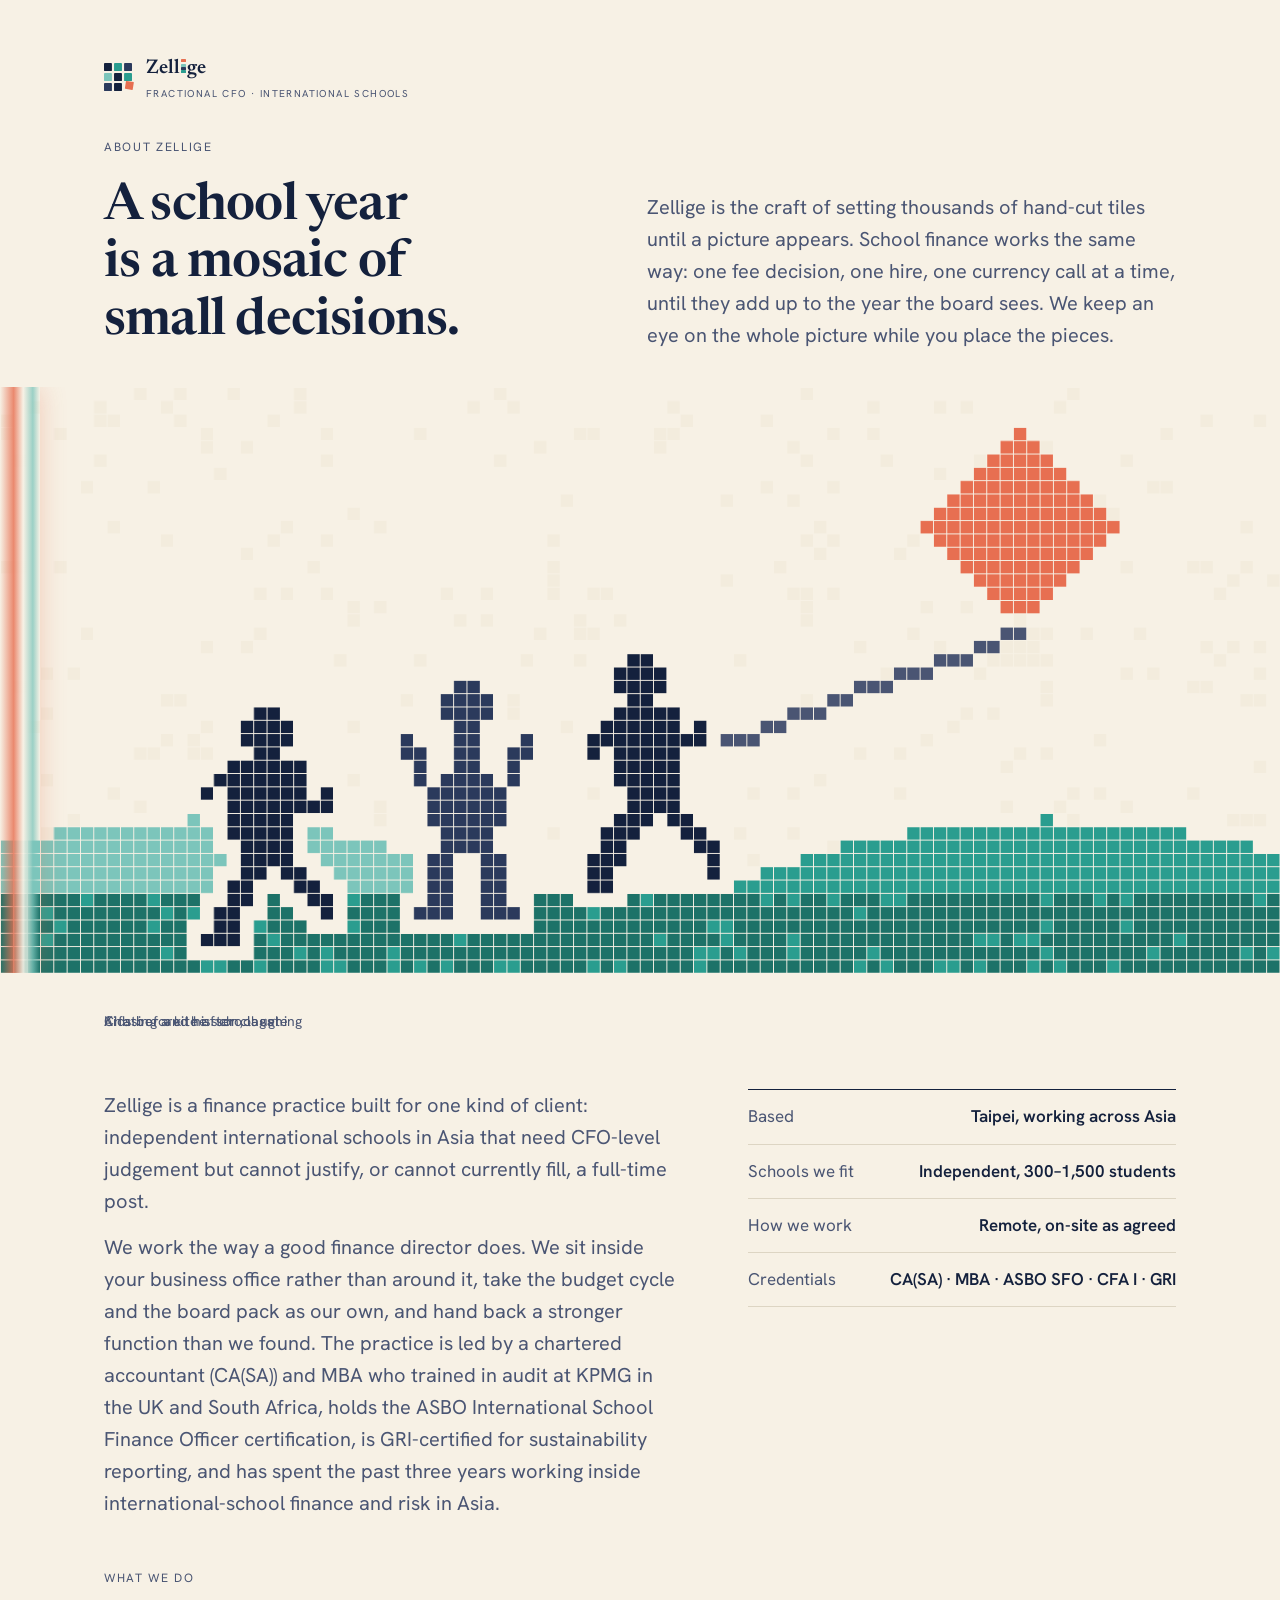
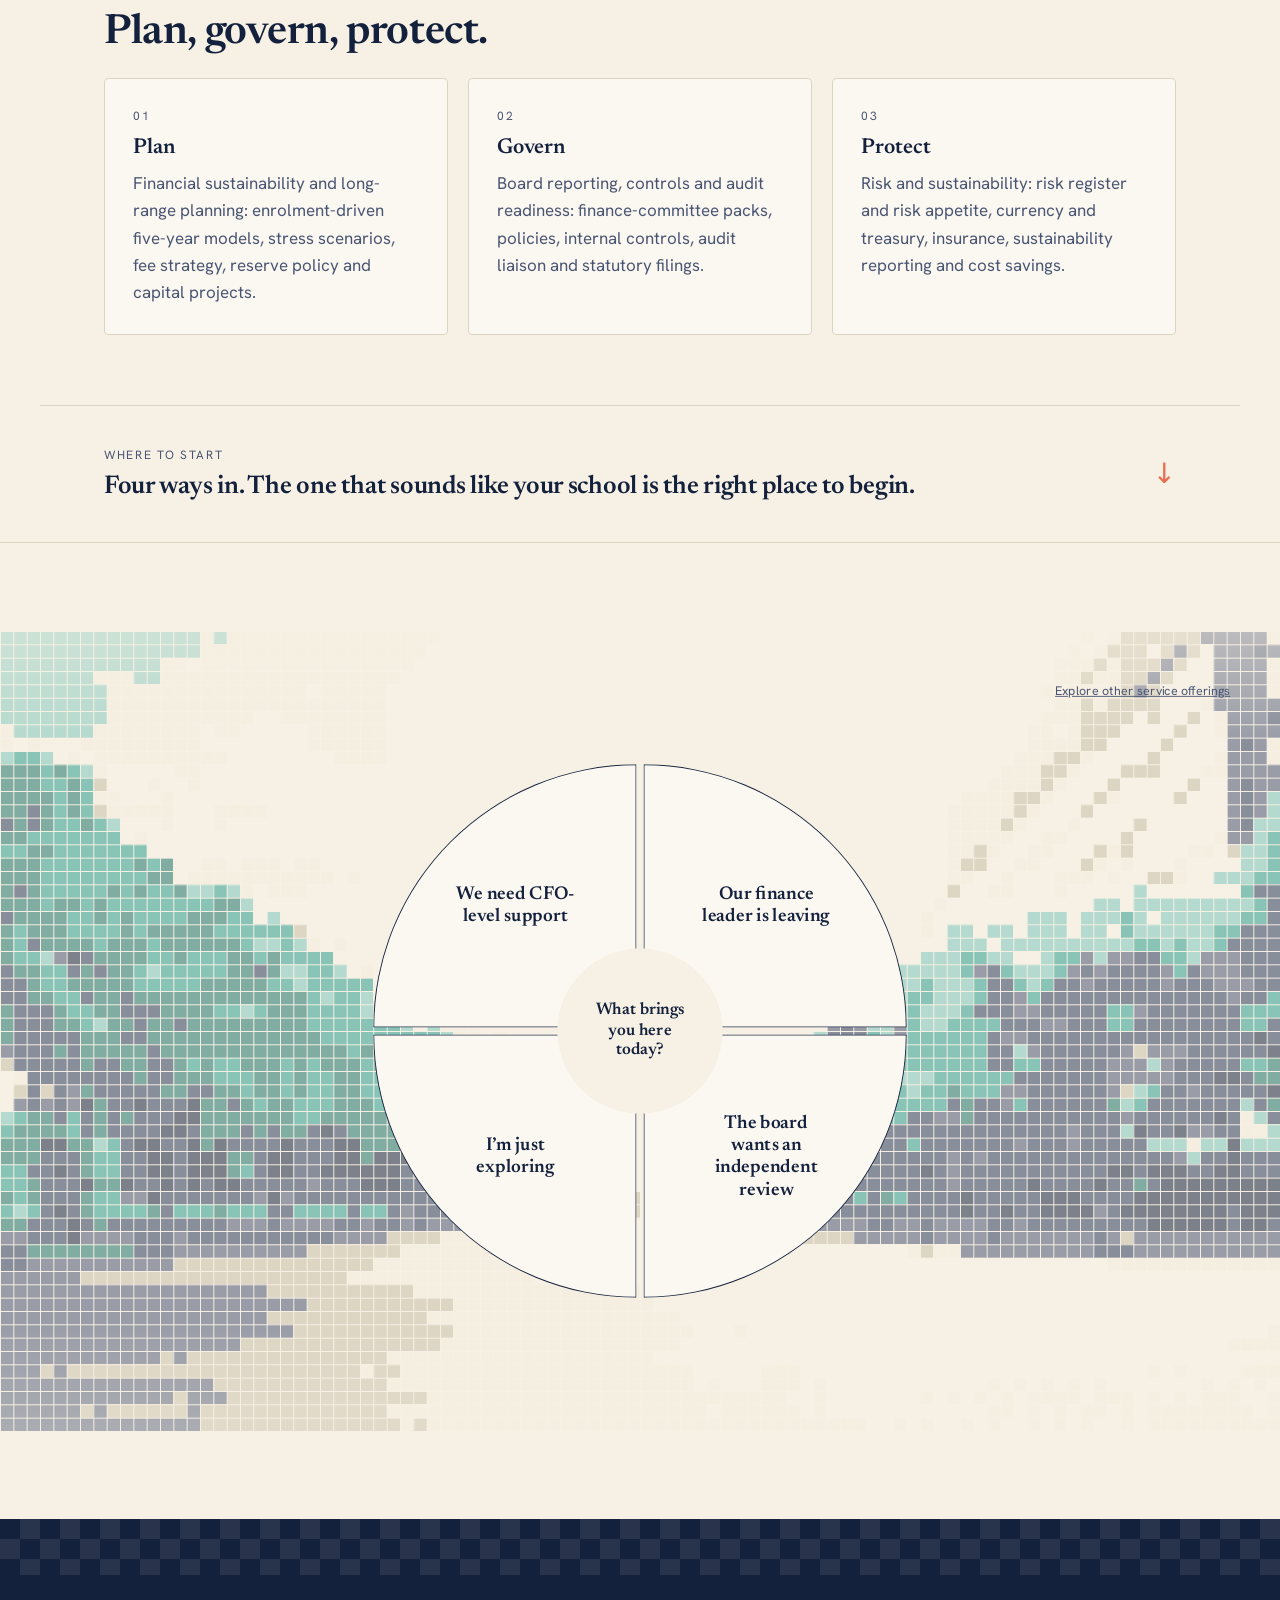
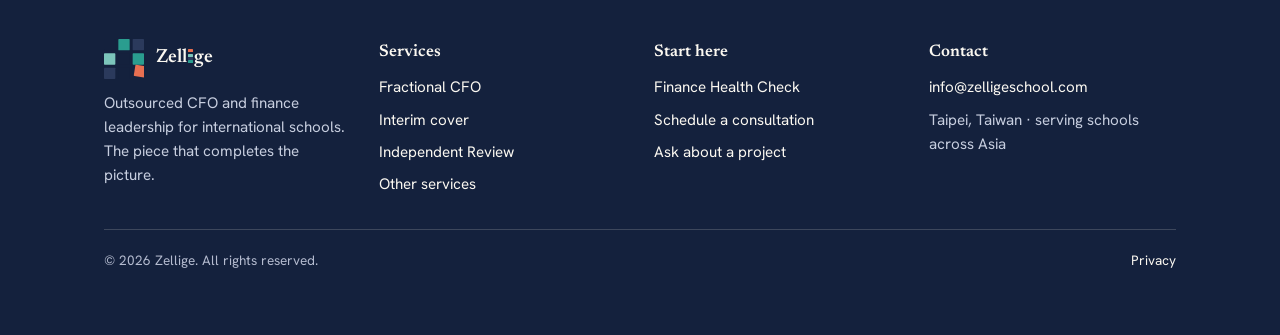
<file: index.html>
<!doctype html>
<html lang="en">
<head>
<meta charset="utf-8">
<meta name="viewport" content="width=device-width,initial-scale=1">
<title>Outsourced CFO for international schools · Zellige</title>
<meta name="description" content="Zellige provides fractional and interim CFO leadership, independent financial reviews and finance projects for international schools across Asia.">
<meta property="og:title" content="Outsourced CFO for international schools · Zellige">
<meta property="og:description" content="Zellige provides fractional and interim CFO leadership, independent financial reviews and finance projects for international schools across Asia.">
<meta property="og:type" content="website">
<meta name="theme-color" content="#14213D">
<link rel="icon" href="favicon.svg" type="image/svg+xml">
<link rel="preconnect" href="https://fonts.googleapis.com">
<link rel="preconnect" href="https://fonts.gstatic.com" crossorigin>
<link rel="stylesheet" href="https://fonts.googleapis.com/css2?family=Hanken+Grotesk:wght@400;500;600&family=Newsreader:ital,opsz,wght@0,6..72,400;0,6..72,500;0,6..72,600;0,6..72,700;1,6..72,400&display=swap">
<link rel="stylesheet" href="styles.css">
<style>
/* ---- landing: the four-way circle, ported from the design canvas ---- */
.land{position:relative;overflow:hidden;background:var(--cream)}
.land-outer{display:none;overflow:hidden}
.land-in{position:relative;width:1440px;height:900px;transform-origin:top left;transform:scale(var(--s,1))}
@media (min-width:1040px){.land-outer{display:block}}
.stage{position:absolute;left:420px;top:150px;width:600px;height:600px;transition:transform .5s cubic-bezier(.6,0,.4,1)}
.stage.moved{transform:translateX(-260px)}
.stage.moved{transition-delay:0s}
.stage.back{transition-delay:1.2s}
.rotor{position:absolute;inset:0;transform-origin:300px 300px;transition:transform 1.2s cubic-bezier(.6,0,.4,1)}
.quad{position:absolute;width:296px;height:296px;border:1.5px solid var(--ink);padding:0;margin:0;cursor:pointer;background:var(--paper);color:var(--ink);
 transition:opacity .7s ease,transform .7s ease,background-color .25s ease,color .25s ease}
.quad:nth-of-type(1){left:0;top:0;border-top-left-radius:300px}
.quad:nth-of-type(2){left:304px;top:0;border-top-right-radius:300px}
.quad:nth-of-type(3){left:304px;top:304px;border-bottom-right-radius:300px}
.quad:nth-of-type(4){left:0;top:304px;border-bottom-left-radius:300px}
.quad:hover,.quad[aria-pressed="true"]{color:var(--paper)!important;background-color:var(--ink)!important;
 background-image:var(--mosaic);background-size:40px 40px;background-position:0 0,20px 20px}
.quad:focus-visible{outline:3px solid var(--ink);outline-offset:4px}
.quad .label{position:absolute;width:150px;display:flex;flex-direction:column;align-items:center;text-align:center;gap:6px;
 transform:translate(-50%,-50%);transition:transform 1.2s cubic-bezier(.6,0,.4,1)}
.quad .label span{font-family:var(--f-display);font-size:21px;font-weight:600;line-height:1.2;text-wrap:balance}
.letters{position:absolute;left:0;top:0;width:600px;height:600px;pointer-events:none}
.letters span{text-shadow:0 0 7px var(--cream),0 0 3px var(--cream);position:absolute;width:14px;margin-left:-7px;margin-top:-17px;height:17px;line-height:17px;text-align:center;
 transform-origin:50% 100%;font-family:var(--f-body);font-size:16px;font-weight:500;color:var(--ink)}
.hub{position:absolute;left:215px;top:215px;transform:none;padding:0;font-size:inherit;font-weight:400;width:170px;height:170px;border-radius:50%;background:var(--cream);box-shadow:0 0 0 8px var(--cream);
 display:flex;align-items:center;justify-content:center;text-align:center}
.hub p{font-family:var(--f-display);font-size:19px;font-weight:600;line-height:1.2;padding:0 22px}
.hub button{width:120px;height:120px;border-radius:50%;border:1px solid var(--line);background:var(--paper);color:var(--ink);
 font:500 14px/1.3 var(--f-body);cursor:pointer}
@property --sweep{syntax:'<angle>';inherits:false;initial-value:0deg}
.panel-wipe{--sweep:0deg;-webkit-mask-image:conic-gradient(from 0deg at -260px 260px,#000 0deg,#000 var(--sweep),transparent calc(var(--sweep) + .6deg));
 mask-image:conic-gradient(from 0deg at -260px 260px,#000 0deg,#000 var(--sweep),transparent calc(var(--sweep) + .6deg))}
@keyframes wipeIn{from{--sweep:0deg}to{--sweep:180deg}}
@keyframes wipeOut{from{--sweep:180deg}to{--sweep:0deg}}
.wipe-in{animation:wipeIn 1.2s cubic-bezier(.6,0,.4,1) .5s both}
.wipe-out{animation:wipeOut 1.2s cubic-bezier(.6,0,.4,1) 0s both}
.panel{background:rgba(247,241,229,.8);box-shadow:0 0 46px 34px rgba(247,241,229,.8);border:0;border-radius:0;padding:0;position:absolute;left:720px;top:190px;width:600px;display:flex;flex-direction:column;gap:22px}
.panel h2{font-size:50px;line-height:1.08;letter-spacing:-.01em}
.panel .points{display:flex;flex-direction:column;border-top:1px solid var(--line)}
.panel .points div{padding:13px 0;border-bottom:1px solid var(--line);display:flex;gap:14px;font-size:16px}
.panel .acts{display:flex;gap:12px;align-items:center;flex-wrap:wrap}
.land-intro{display:block}
@media (min-width:1040px){.land-intro{display:none}.site-head{display:none}}
.land-logo{display:none;align-items:center;gap:14px;text-decoration:none;color:var(--ink)}
@media (min-width:1040px){.land-logo{display:inline-flex}}
.land-logo svg{width:28px;height:28px;overflow:visible}
.land-logo .name{font-family:var(--f-display);font-weight:600;font-size:20px}
.land-logo .desc{font-size:10px;letter-spacing:.14em;text-transform:uppercase;color:var(--muted)}
.explore{position:absolute;right:56px;top:56px;font-size:14px;color:var(--muted);text-decoration:underline}
@media (prefers-reduced-motion:reduce){.rotor,.stage,.quad,.quad .label{transition:none!important}.wipe-in,.wipe-out{animation:none!important;--sweep:360deg}}

/* --- the avenue: the photograph, retiled in the brand palette --- */
.street{position:absolute;inset:0;z-index:0;pointer-events:none;overflow:hidden}
.street svg{display:block;width:100%;height:100%}
.street-grout,.street-wash,.street-dim{position:absolute;inset:0}
.street-dim{background:#F7F1E5;opacity:0;transition:opacity .7s ease}
.street.dim .street-dim{opacity:.55}
.street-grout{background-image:linear-gradient(90deg,#F7F1E5 0 1px,rgba(0,0,0,0) 1px),linear-gradient(180deg,#F7F1E5 0 1px,rgba(0,0,0,0) 1px);background-size:calc(100%/96) 100%,100% calc(100%/60)}
.street-wash{background:linear-gradient(180deg,rgba(247,241,229,.66) 0%,rgba(247,241,229,.46) 14%,rgba(247,241,229,.46) 86%,rgba(247,241,229,.56) 100%)}

.mosaic-band{position:relative;border-bottom:1px solid var(--line);background:var(--cream);padding-block:clamp(48px,7vw,84px) 0;display:flex;flex-direction:column;gap:clamp(24px,4vw,36px)}
@media (min-width:1040px){.mosaic-band{padding-top:52px}}
.about-grid{display:grid;grid-template-columns:minmax(0,1.15fr) minmax(0,.85fr);gap:clamp(24px,5vw,64px);align-items:start;padding-top:clamp(6px,2vw,20px)}
@media (max-width:860px){.about-grid{grid-template-columns:1fr}}
.about-grid p{margin:0 0 14px}
.facts{display:flex;flex-direction:column;border-top:1.5px solid var(--ink)}
.facts div{display:flex;justify-content:space-between;gap:20px;padding:13px 0;border-bottom:1px solid var(--line)}
.facts span:first-child{color:var(--muted);white-space:nowrap}
.facts span:last-child{font-weight:600;text-align:right}
.pillars{display:grid;grid-template-columns:repeat(3,minmax(0,1fr));gap:20px;margin-top:22px}
@media (max-width:860px){.pillars{grid-template-columns:1fr}}
.startbar{border-top:1px solid var(--line);margin-top:clamp(24px,4vw,34px);padding-block:clamp(28px,4vw,40px);display:flex;justify-content:space-between;align-items:center;gap:32px}
.startbar h2{font-size:clamp(1.25rem,2.3vw,1.6rem);margin:0}
.startbar .arrow{font-size:28px;color:var(--coral);flex-shrink:0}
.mosaic-band>.wrap{width:100%;box-sizing:border-box}
.mosaic-band .head{display:grid;grid-template-columns:minmax(0,.95fr) minmax(0,1.05fr);gap:clamp(24px,5vw,64px);align-items:end}
@media (max-width:860px){.mosaic-band .head{grid-template-columns:1fr}}

/* --- mosaic wall: three scenes, rolling in left to right --- */
@property --p{syntax:'<percentage>';inherits:false;initial-value:0%}
.mw{position:relative;width:100%;aspect-ratio:96/44;overflow:hidden;background:#F7F1E5}
.mw .ml{position:absolute;inset:0}
.mw .ml svg{display:block;width:100%;height:100%}
.mw .sw{--p:0%;-webkit-mask-image:linear-gradient(90deg,#000 var(--p),rgba(0,0,0,0) var(--p));mask-image:linear-gradient(90deg,#000 var(--p),rgba(0,0,0,0) var(--p))}
.mw .l0{z-index:0}
.mw .l1{z-index:1;animation:mwA 30s steps(96,end) infinite}
.mw .l2{z-index:2;animation:mwB 30s steps(96,end) infinite}
.mw .l3{z-index:3;animation:mwC 30s steps(96,end) infinite}
@keyframes mwA{0%{--p:0%}8%{--p:100%}100%{--p:100%}}
@keyframes mwB{0%,33.33%{--p:0%}41.33%{--p:100%}100%{--p:100%}}
@keyframes mwC{0%,66.67%{--p:0%}74.67%{--p:100%}100%{--p:100%}}
.mw .grout{position:absolute;inset:0;z-index:4;pointer-events:none;
 background-image:linear-gradient(90deg,#F7F1E5 0 1px,rgba(0,0,0,0) 1px),linear-gradient(180deg,#F7F1E5 0 1px,rgba(0,0,0,0) 1px);
 background-size:calc(100%/96) 100%,100% calc(100%/44)}
.mw .front{position:absolute;top:0;bottom:0;left:0;width:3.125%;z-index:5;pointer-events:none;
 background:linear-gradient(90deg,rgba(247,241,229,0),rgba(231,111,81,.8) 34%,rgba(247,241,229,.92) 58%,rgba(124,197,187,.75) 82%,rgba(124,197,187,0));
 box-shadow:0 0 26px rgba(231,111,81,.3);animation:mwFront 10s steps(96,end) infinite}
@keyframes mwFront{0%{transform:translateX(-140%);opacity:0}1.5%{opacity:1}24%{transform:translateX(3100%);opacity:1}25.5%{opacity:0}100%{transform:translateX(3100%);opacity:0}}
.mwcaps{position:relative;height:24px}
.mwcaps span{position:absolute;left:0;top:0;width:100%;font-size:14px;line-height:24px;color:#4A5573;letter-spacing:.02em}
.mwcaps .c1{animation:mwT1 30s linear infinite}
.mwcaps .c2{animation:mwT2 30s linear infinite}
.mwcaps .c3{animation:mwT3 30s linear infinite}
@keyframes mwT1{0%,2.5%{opacity:0}4%{opacity:1}34%{opacity:1}36%{opacity:0}100%{opacity:0}}
@keyframes mwT2{0%,36%{opacity:0}38%{opacity:1}67.5%{opacity:1}69.5%{opacity:0}100%{opacity:0}}
@keyframes mwT3{0%,1.5%{opacity:1}2.5%{opacity:0}69.5%{opacity:0}71.5%{opacity:1}100%{opacity:1}}
@media (prefers-reduced-motion:reduce){
 .mw .l1,.mw .l2,.mw .l3{animation:none;--p:0%}
 .mw .front{display:none}
 .mwcaps .c1,.mwcaps .c2{animation:none;opacity:0}.mwcaps .c3{animation:none;opacity:1}}

</style>
</head>
<body>
<header class="site-head">
<div class="wrap head-in">
<a class="lockup" href="index.html" aria-label="Zellige, home"><svg viewBox="0 0 120 120" aria-hidden="true"><rect x="0" y="0" width="34" height="34" rx="2" fill="#14213D"/><rect x="43" y="0" width="34" height="34" rx="2" fill="#2A9D8F"/><rect x="86" y="0" width="34" height="34" rx="2" fill="#2B3A5C"/><rect x="0" y="43" width="34" height="34" rx="2" fill="#7CC5BB"/><rect x="43" y="43" width="34" height="34" rx="2" fill="#14213D"/><rect x="86" y="43" width="34" height="34" rx="2" fill="#2A9D8F"/><rect x="0" y="86" width="34" height="34" rx="2" fill="#2B3A5C"/><rect x="43" y="86" width="34" height="34" rx="2" fill="#14213D"/><rect x="96" y="90" width="34" height="34" rx="2" fill="#E76F51" transform="rotate(9 113 107) translate(-6 -10)"/></svg><span><span class="name">Zell<span class="zi" aria-hidden="true"><s></s><b></b><b></b><b></b></span>ge</span><span class="desc">CFO services for international schools</span></span></a>
<nav class="nav" aria-label="Main">
<a class="hide-sm" href="fractional-cfo.html">Fractional CFO</a>
<a class="hide-sm" href="interim-cover.html">Interim cover</a>
<a class="hide-sm" href="services.html">Services</a>
<a href="health-check.html">Health Check</a>
<a class="btn" href="contact-cfo.html">Schedule a consultation</a>
</nav>
</div>
</header>
<main>
<section class="mosaic-band">
<div class="wrap"><a class="land-logo" href="index.html" aria-label="Zellige, home"><svg viewBox="0 0 120 120" aria-hidden="true"><rect x="0" y="0" width="34" height="34" rx="2" fill="#14213D"/><rect x="43" y="0" width="34" height="34" rx="2" fill="#2A9D8F"/><rect x="86" y="0" width="34" height="34" rx="2" fill="#2B3A5C"/><rect x="0" y="43" width="34" height="34" rx="2" fill="#7CC5BB"/><rect x="43" y="43" width="34" height="34" rx="2" fill="#14213D"/><rect x="86" y="43" width="34" height="34" rx="2" fill="#2A9D8F"/><rect x="0" y="86" width="34" height="34" rx="2" fill="#2B3A5C"/><rect x="43" y="86" width="34" height="34" rx="2" fill="#14213D"/><rect x="96" y="90" width="34" height="34" rx="2" fill="#E76F51" transform="rotate(9 113 107) translate(-6 -10)"/></svg><span style="display:flex;flex-direction:column;gap:2px"><span class="name">Zell<span class="zi" aria-hidden="true"><s></s><b></b><b></b><b></b></span>ge</span><span class="desc">Fractional CFO · International schools</span></span></a></div>
<div class="wrap head">
<div class="stack"><span class="eyebrow">ABOUT ZELLIGE</span>
<h1 style="font-size:clamp(2rem,4.4vw,3.25rem)">A school year is a mosaic of small decisions.</h1></div>
<p class="lede" style="margin:0">Zellige is the craft of setting thousands of hand-cut tiles until a picture appears. School finance works the same way: one fee decision, one hire, one currency call at a time, until they add up to the year the board sees. We keep an eye on the whole picture while you place the pieces.</p>
</div>
<svg width="0" height="0" style="position:absolute" aria-hidden="true"><symbol id="mzs1" viewBox="0 0 96 44" preserveAspectRatio="none" shape-rendering="crispEdges"><rect x="0" y="0" width="15" height="1" fill="#F7F1E5"/><rect x="15" y="0" width="1" height="1" fill="#F3ECDD"/><rect x="16" y="0" width="5" height="1" fill="#F7F1E5"/><rect x="21" y="0" width="1" height="1" fill="#F3ECDD"/><rect x="22" y="0" width="1" height="1" fill="#F7F1E5"/><rect x="23" y="0" width="1" height="1" fill="#F3ECDD"/><rect x="24" y="0" width="2" height="1" fill="#F7F1E5"/><rect x="26" y="0" width="1" height="1" fill="#F3ECDD"/><rect x="27" y="0" width="16" height="1" fill="#F7F1E5"/><rect x="43" y="0" width="1" height="1" fill="#F3ECDD"/><rect x="44" y="0" width="6" height="1" fill="#F7F1E5"/><rect x="50" y="0" width="1" height="1" fill="#F3ECDD"/><rect x="51" y="0" width="5" height="1" fill="#F7F1E5"/><rect x="56" y="0" width="1" height="1" fill="#F3ECDD"/><rect x="57" y="0" width="3" height="1" fill="#F7F1E5"/><rect x="60" y="0" width="1" height="1" fill="#F3ECDD"/><rect x="61" y="0" width="6" height="1" fill="#F7F1E5"/><rect x="67" y="0" width="1" height="1" fill="#F3ECDD"/><rect x="68" y="0" width="27" height="1" fill="#F7F1E5"/><rect x="95" y="0" width="1" height="1" fill="#F3ECDD"/><rect x="0" y="1" width="24" height="1" fill="#F7F1E5"/><rect x="24" y="1" width="1" height="1" fill="#F3ECDD"/><rect x="25" y="1" width="9" height="1" fill="#F7F1E5"/><rect x="34" y="1" width="1" height="1" fill="#F3ECDD"/><rect x="35" y="1" width="7" height="1" fill="#F7F1E5"/><rect x="42" y="1" width="1" height="1" fill="#F3ECDD"/><rect x="43" y="1" width="1" height="1" fill="#F7F1E5"/><rect x="44" y="1" width="1" height="3" fill="#4A5573"/><rect x="45" y="1" width="6" height="3" fill="#2A9D8F"/><rect x="51" y="1" width="6" height="1" fill="#F7F1E5"/><rect x="57" y="1" width="2" height="1" fill="#F3ECDD"/><rect x="59" y="1" width="3" height="1" fill="#F7F1E5"/><rect x="62" y="1" width="1" height="1" fill="#F3ECDD"/><rect x="63" y="1" width="5" height="1" fill="#F7F1E5"/><rect x="68" y="1" width="1" height="1" fill="#F3ECDD"/><rect x="69" y="1" width="19" height="1" fill="#F7F1E5"/><rect x="88" y="1" width="1" height="1" fill="#F3ECDD"/><rect x="89" y="1" width="7" height="1" fill="#F7F1E5"/><rect x="0" y="2" width="2" height="1" fill="#F7F1E5"/><rect x="2" y="2" width="1" height="1" fill="#F3ECDD"/><rect x="3" y="2" width="1" height="1" fill="#F7F1E5"/><rect x="4" y="2" width="1" height="1" fill="#F3ECDD"/><rect x="5" y="2" width="8" height="1" fill="#F7F1E5"/><rect x="13" y="2" width="1" height="1" fill="#F3ECDD"/><rect x="14" y="2" width="30" height="1" fill="#F7F1E5"/><rect x="51" y="2" width="1" height="1" fill="#F3ECDD"/><rect x="52" y="2" width="1" height="1" fill="#F7F1E5"/><rect x="53" y="2" width="1" height="1" fill="#F3ECDD"/><rect x="54" y="2" width="4" height="1" fill="#F7F1E5"/><rect x="58" y="2" width="1" height="1" fill="#F3ECDD"/><rect x="59" y="2" width="2" height="1" fill="#F7F1E5"/><rect x="61" y="2" width="1" height="1" fill="#F3ECDD"/><rect x="62" y="2" width="3" height="1" fill="#F7F1E5"/><rect x="65" y="2" width="1" height="2" fill="#F3ECDD"/><rect x="66" y="2" width="8" height="1" fill="#F7F1E5"/><rect x="74" y="2" width="5" height="1" fill="#E76F51"/><rect x="79" y="2" width="10" height="1" fill="#F7F1E5"/><rect x="89" y="2" width="1" height="1" fill="#F3ECDD"/><rect x="90" y="2" width="6" height="1" fill="#F7F1E5"/><rect x="0" y="3" width="22" height="1" fill="#F7F1E5"/><rect x="22" y="3" width="1" height="1" fill="#F3ECDD"/><rect x="23" y="3" width="4" height="1" fill="#F7F1E5"/><rect x="27" y="3" width="1" height="1" fill="#F3ECDD"/><rect x="28" y="3" width="1" height="1" fill="#F7F1E5"/><rect x="29" y="3" width="1" height="1" fill="#F3ECDD"/><rect x="30" y="3" width="13" height="1" fill="#F7F1E5"/><rect x="43" y="3" width="1" height="1" fill="#F3ECDD"/><rect x="51" y="3" width="14" height="1" fill="#F7F1E5"/><rect x="66" y="3" width="7" height="1" fill="#F7F1E5"/><rect x="73" y="3" width="7" height="1" fill="#E76F51"/><rect x="80" y="3" width="11" height="1" fill="#F7F1E5"/><rect x="91" y="3" width="1" height="1" fill="#F3ECDD"/><rect x="92" y="3" width="4" height="1" fill="#F7F1E5"/><rect x="0" y="4" width="42" height="1" fill="#F7F1E5"/><rect x="42" y="4" width="1" height="1" fill="#F3ECDD"/><rect x="43" y="4" width="1" height="1" fill="#F7F1E5"/><rect x="44" y="4" width="2" height="3" fill="#4A5573"/><rect x="46" y="4" width="7" height="1" fill="#F7F1E5"/><rect x="53" y="4" width="1" height="1" fill="#F3ECDD"/><rect x="54" y="4" width="1" height="1" fill="#F7F1E5"/><rect x="55" y="4" width="1" height="1" fill="#F3ECDD"/><rect x="56" y="4" width="10" height="1" fill="#F7F1E5"/><rect x="66" y="4" width="1" height="1" fill="#F3ECDD"/><rect x="67" y="4" width="5" height="1" fill="#F7F1E5"/><rect x="72" y="4" width="9" height="5" fill="#E76F51"/><rect x="81" y="4" width="4" height="1" fill="#F7F1E5"/><rect x="85" y="4" width="1" height="1" fill="#F3ECDD"/><rect x="86" y="4" width="10" height="1" fill="#F7F1E5"/><rect x="0" y="5" width="13" height="1" fill="#F7F1E5"/><rect x="13" y="5" width="1" height="1" fill="#F3ECDD"/><rect x="14" y="5" width="2" height="1" fill="#F7F1E5"/><rect x="16" y="5" width="1" height="1" fill="#F3ECDD"/><rect x="17" y="5" width="16" height="1" fill="#F7F1E5"/><rect x="33" y="5" width="1" height="1" fill="#F3ECDD"/><rect x="34" y="5" width="4" height="1" fill="#F7F1E5"/><rect x="38" y="5" width="1" height="1" fill="#F3ECDD"/><rect x="39" y="5" width="4" height="1" fill="#F7F1E5"/><rect x="43" y="5" width="1" height="2" fill="#2B3A5C"/><rect x="46" y="5" width="3" height="2" fill="#2B3A5C"/><rect x="49" y="5" width="2" height="1" fill="#F7F1E5"/><rect x="51" y="5" width="1" height="1" fill="#F3ECDD"/><rect x="52" y="5" width="2" height="1" fill="#F7F1E5"/><rect x="54" y="5" width="1" height="2" fill="#F3ECDD"/><rect x="55" y="5" width="6" height="1" fill="#F7F1E5"/><rect x="61" y="5" width="1" height="1" fill="#F3ECDD"/><rect x="62" y="5" width="10" height="1" fill="#F7F1E5"/><rect x="81" y="5" width="1" height="2" fill="#F3ECDD"/><rect x="82" y="5" width="2" height="2" fill="#F7F1E5"/><rect x="84" y="5" width="1" height="2" fill="#F3ECDD"/><rect x="85" y="5" width="11" height="2" fill="#F7F1E5"/><rect x="0" y="6" width="5" height="1" fill="#F7F1E5"/><rect x="5" y="6" width="1" height="1" fill="#F3ECDD"/><rect x="6" y="6" width="30" height="1" fill="#F7F1E5"/><rect x="36" y="6" width="2" height="2" fill="#F3ECDD"/><rect x="38" y="6" width="5" height="1" fill="#F7F1E5"/><rect x="49" y="6" width="5" height="1" fill="#F7F1E5"/><rect x="55" y="6" width="17" height="1" fill="#F7F1E5"/><rect x="0" y="7" width="26" height="1" fill="#F7F1E5"/><rect x="26" y="7" width="1" height="1" fill="#F3ECDD"/><rect x="27" y="7" width="6" height="1" fill="#F7F1E5"/><rect x="33" y="7" width="1" height="1" fill="#F3ECDD"/><rect x="34" y="7" width="2" height="1" fill="#F7F1E5"/><rect x="38" y="7" width="2" height="1" fill="#F7F1E5"/><rect x="40" y="7" width="1" height="1" fill="#F3ECDD"/><rect x="41" y="7" width="2" height="1" fill="#F7F1E5"/><rect x="43" y="7" width="6" height="4" fill="#2B3A5C"/><rect x="49" y="7" width="23" height="1" fill="#F7F1E5"/><rect x="81" y="7" width="1" height="1" fill="#F7F1E5"/><rect x="82" y="7" width="1" height="1" fill="#F3ECDD"/><rect x="83" y="7" width="5" height="1" fill="#F7F1E5"/><rect x="88" y="7" width="1" height="1" fill="#F3ECDD"/><rect x="89" y="7" width="3" height="1" fill="#F7F1E5"/><rect x="92" y="7" width="1" height="2" fill="#F3ECDD"/><rect x="93" y="7" width="3" height="2" fill="#F7F1E5"/><rect x="0" y="8" width="20" height="1" fill="#F7F1E5"/><rect x="20" y="8" width="1" height="1" fill="#F3ECDD"/><rect x="21" y="8" width="9" height="1" fill="#F7F1E5"/><rect x="30" y="8" width="1" height="1" fill="#F3ECDD"/><rect x="31" y="8" width="12" height="1" fill="#F7F1E5"/><rect x="49" y="8" width="3" height="1" fill="#F7F1E5"/><rect x="52" y="8" width="1" height="1" fill="#F3ECDD"/><rect x="53" y="8" width="19" height="1" fill="#F7F1E5"/><rect x="81" y="8" width="5" height="1" fill="#F7F1E5"/><rect x="86" y="8" width="1" height="1" fill="#F3ECDD"/><rect x="87" y="8" width="5" height="1" fill="#F7F1E5"/><rect x="0" y="9" width="31" height="1" fill="#F7F1E5"/><rect x="31" y="9" width="1" height="2" fill="#F3ECDD"/><rect x="32" y="9" width="9" height="2" fill="#F7F1E5"/><rect x="41" y="9" width="1" height="1" fill="#F3ECDD"/><rect x="42" y="9" width="1" height="1" fill="#F7F1E5"/><rect x="49" y="9" width="24" height="1" fill="#F7F1E5"/><rect x="73" y="9" width="7" height="1" fill="#E76F51"/><rect x="80" y="9" width="16" height="1" fill="#F7F1E5"/><rect x="0" y="10" width="7" height="1" fill="#F7F1E5"/><rect x="7" y="10" width="2" height="1" fill="#F3ECDD"/><rect x="9" y="10" width="2" height="1" fill="#F7F1E5"/><rect x="11" y="10" width="1" height="1" fill="#1D7268"/><rect x="12" y="10" width="7" height="1" fill="#F7F1E5"/><rect x="19" y="10" width="1" height="1" fill="#F3ECDD"/><rect x="20" y="10" width="11" height="1" fill="#F7F1E5"/><rect x="41" y="10" width="2" height="1" fill="#14213D"/><rect x="49" y="10" width="2" height="1" fill="#14213D"/><rect x="51" y="10" width="4" height="1" fill="#F7F1E5"/><rect x="55" y="10" width="1" height="1" fill="#F3ECDD"/><rect x="56" y="10" width="7" height="1" fill="#F7F1E5"/><rect x="63" y="10" width="1" height="2" fill="#F3ECDD"/><rect x="64" y="10" width="4" height="2" fill="#F7F1E5"/><rect x="68" y="10" width="1" height="2" fill="#F3ECDD"/><rect x="69" y="10" width="5" height="1" fill="#F7F1E5"/><rect x="74" y="10" width="5" height="1" fill="#E76F51"/><rect x="79" y="10" width="12" height="1" fill="#F7F1E5"/><rect x="91" y="10" width="1" height="1" fill="#F3ECDD"/><rect x="92" y="10" width="3" height="1" fill="#F7F1E5"/><rect x="95" y="10" width="1" height="1" fill="#F3ECDD"/><rect x="0" y="11" width="5" height="1" fill="#F7F1E5"/><rect x="5" y="11" width="2" height="1" fill="#F3ECDD"/><rect x="7" y="11" width="1" height="1" fill="#F7F1E5"/><rect x="8" y="11" width="7" height="1" fill="#1D7268"/><rect x="15" y="11" width="13" height="1" fill="#F7F1E5"/><rect x="28" y="11" width="1" height="1" fill="#F3ECDD"/><rect x="29" y="11" width="9" height="1" fill="#F7F1E5"/><rect x="38" y="11" width="16" height="1" fill="#14213D"/><rect x="54" y="11" width="4" height="1" fill="#F7F1E5"/><rect x="58" y="11" width="1" height="1" fill="#F3ECDD"/><rect x="59" y="11" width="4" height="1" fill="#F7F1E5"/><rect x="69" y="11" width="8" height="1" fill="#F7F1E5"/><rect x="77" y="11" width="1" height="1" fill="#F3ECDD"/><rect x="78" y="11" width="18" height="1" fill="#F7F1E5"/><rect x="0" y="12" width="7" height="1" fill="#F7F1E5"/><rect x="7" y="12" width="9" height="1" fill="#1D7268"/><rect x="16" y="12" width="4" height="1" fill="#F7F1E5"/><rect x="20" y="12" width="1" height="1" fill="#F3ECDD"/><rect x="21" y="12" width="5" height="1" fill="#F7F1E5"/><rect x="26" y="12" width="1" height="1" fill="#F3ECDD"/><rect x="27" y="12" width="7" height="1" fill="#F7F1E5"/><rect x="34" y="12" width="1" height="1" fill="#F3ECDD"/><rect x="35" y="12" width="1" height="1" fill="#F7F1E5"/><rect x="36" y="12" width="20" height="1" fill="#14213D"/><rect x="56" y="12" width="4" height="1" fill="#F7F1E5"/><rect x="60" y="12" width="1" height="1" fill="#F3ECDD"/><rect x="61" y="12" width="6" height="1" fill="#F7F1E5"/><rect x="67" y="12" width="2" height="2" fill="#F3ECDD"/><rect x="69" y="12" width="13" height="1" fill="#F7F1E5"/><rect x="82" y="12" width="1" height="1" fill="#F3ECDD"/><rect x="83" y="12" width="2" height="1" fill="#F7F1E5"/><rect x="85" y="12" width="1" height="1" fill="#F3ECDD"/><rect x="86" y="12" width="10" height="1" fill="#F7F1E5"/><rect x="0" y="13" width="6" height="2" fill="#F7F1E5"/><rect x="6" y="13" width="11" height="2" fill="#1D7268"/><rect x="17" y="13" width="2" height="1" fill="#F7F1E5"/><rect x="19" y="13" width="1" height="1" fill="#F3ECDD"/><rect x="20" y="13" width="13" height="1" fill="#F7F1E5"/><rect x="33" y="13" width="1" height="1" fill="#F3ECDD"/><rect x="34" y="13" width="24" height="1" fill="#14213D"/><rect x="58" y="13" width="9" height="1" fill="#F7F1E5"/><rect x="69" y="13" width="14" height="1" fill="#F7F1E5"/><rect x="83" y="13" width="1" height="1" fill="#F3ECDD"/><rect x="84" y="13" width="2" height="1" fill="#F7F1E5"/><rect x="86" y="13" width="1" height="1" fill="#F3ECDD"/><rect x="87" y="13" width="9" height="1" fill="#F7F1E5"/><rect x="17" y="14" width="3" height="1" fill="#F7F1E5"/><rect x="20" y="14" width="1" height="1" fill="#F3ECDD"/><rect x="21" y="14" width="10" height="1" fill="#F7F1E5"/><rect x="31" y="14" width="30" height="1" fill="#14213D"/><rect x="61" y="14" width="22" height="1" fill="#F7F1E5"/><rect x="83" y="14" width="5" height="1" fill="#1D7268"/><rect x="88" y="14" width="2" height="1" fill="#F3ECDD"/><rect x="90" y="14" width="6" height="1" fill="#F7F1E5"/><rect x="0" y="15" width="3" height="1" fill="#F7F1E5"/><rect x="3" y="15" width="1" height="1" fill="#F3ECDD"/><rect x="4" y="15" width="1" height="1" fill="#F7F1E5"/><rect x="5" y="15" width="13" height="3" fill="#1D7268"/><rect x="18" y="15" width="9" height="1" fill="#F7F1E5"/><rect x="27" y="15" width="1" height="1" fill="#F3ECDD"/><rect x="28" y="15" width="1" height="1" fill="#F7F1E5"/><rect x="29" y="15" width="34" height="1" fill="#14213D"/><rect x="63" y="15" width="8" height="1" fill="#F7F1E5"/><rect x="71" y="15" width="1" height="1" fill="#F3ECDD"/><rect x="72" y="15" width="8" height="1" fill="#F7F1E5"/><rect x="80" y="15" width="2" height="1" fill="#F3ECDD"/><rect x="82" y="15" width="7" height="1" fill="#1D7268"/><rect x="89" y="15" width="5" height="1" fill="#F7F1E5"/><rect x="94" y="15" width="1" height="1" fill="#F3ECDD"/><rect x="95" y="15" width="1" height="1" fill="#F7F1E5"/><rect x="0" y="16" width="5" height="3" fill="#F7F1E5"/><rect x="18" y="16" width="1" height="1" fill="#F3ECDD"/><rect x="19" y="16" width="2" height="1" fill="#F7F1E5"/><rect x="21" y="16" width="1" height="1" fill="#F3ECDD"/><rect x="22" y="16" width="4" height="1" fill="#F7F1E5"/><rect x="26" y="16" width="40" height="1" fill="#14213D"/><rect x="66" y="16" width="15" height="1" fill="#F7F1E5"/><rect x="81" y="16" width="9" height="1" fill="#1D7268"/><rect x="90" y="16" width="6" height="1" fill="#F7F1E5"/><rect x="18" y="17" width="3" height="1" fill="#2A9D8F"/><rect x="21" y="17" width="6" height="1" fill="#F7F1E5"/><rect x="27" y="17" width="38" height="2" fill="#2B3A5C"/><rect x="65" y="17" width="9" height="1" fill="#F7F1E5"/><rect x="74" y="17" width="1" height="1" fill="#F3ECDD"/><rect x="75" y="17" width="5" height="1" fill="#F7F1E5"/><rect x="80" y="17" width="11" height="3" fill="#1D7268"/><rect x="91" y="17" width="5" height="2" fill="#F7F1E5"/><rect x="5" y="18" width="11" height="2" fill="#1D7268"/><rect x="16" y="18" width="7" height="2" fill="#2A9D8F"/><rect x="23" y="18" width="4" height="1" fill="#F7F1E5"/><rect x="65" y="18" width="13" height="2" fill="#F7F1E5"/><rect x="78" y="18" width="1" height="2" fill="#F3ECDD"/><rect x="79" y="18" width="1" height="2" fill="#F7F1E5"/><rect x="0" y="19" width="4" height="1" fill="#F7F1E5"/><rect x="4" y="19" width="1" height="1" fill="#F3ECDD"/><rect x="23" y="19" width="2" height="1" fill="#F7F1E5"/><rect x="25" y="19" width="1" height="1" fill="#F3ECDD"/><rect x="26" y="19" width="1" height="1" fill="#F7F1E5"/><rect x="27" y="19" width="4" height="4" fill="#2B3A5C"/><rect x="31" y="19" width="4" height="3" fill="#7CC5BB"/><rect x="35" y="19" width="3" height="3" fill="#2B3A5C"/><rect x="38" y="19" width="4" height="4" fill="#7CC5BB"/><rect x="42" y="19" width="3" height="4" fill="#2B3A5C"/><rect x="45" y="19" width="4" height="4" fill="#7CC5BB"/><rect x="49" y="19" width="3" height="4" fill="#2B3A5C"/><rect x="52" y="19" width="4" height="4" fill="#7CC5BB"/><rect x="56" y="19" width="3" height="4" fill="#2B3A5C"/><rect x="59" y="19" width="5" height="4" fill="#7CC5BB"/><rect x="64" y="19" width="1" height="4" fill="#2B3A5C"/><rect x="91" y="19" width="1" height="1" fill="#F7F1E5"/><rect x="92" y="19" width="1" height="1" fill="#F3ECDD"/><rect x="93" y="19" width="2" height="1" fill="#F7F1E5"/><rect x="95" y="19" width="1" height="1" fill="#F3ECDD"/><rect x="0" y="20" width="6" height="2" fill="#F7F1E5"/><rect x="6" y="20" width="9" height="2" fill="#1D7268"/><rect x="15" y="20" width="9" height="3" fill="#2A9D8F"/><rect x="24" y="20" width="3" height="3" fill="#F7F1E5"/><rect x="65" y="20" width="10" height="1" fill="#F7F1E5"/><rect x="75" y="20" width="1" height="1" fill="#F3ECDD"/><rect x="76" y="20" width="3" height="1" fill="#F7F1E5"/><rect x="79" y="20" width="13" height="1" fill="#1D7268"/><rect x="92" y="20" width="4" height="1" fill="#F7F1E5"/><rect x="65" y="21" width="15" height="1" fill="#F7F1E5"/><rect x="80" y="21" width="11" height="3" fill="#1D7268"/><rect x="91" y="21" width="5" height="2" fill="#F7F1E5"/><rect x="0" y="22" width="1" height="1" fill="#F7F1E5"/><rect x="1" y="22" width="1" height="1" fill="#F3ECDD"/><rect x="2" y="22" width="5" height="1" fill="#F7F1E5"/><rect x="7" y="22" width="3" height="1" fill="#1D7268"/><rect x="10" y="22" width="3" height="8" fill="#4A5573"/><rect x="13" y="22" width="2" height="2" fill="#1D7268"/><rect x="31" y="22" width="2" height="1" fill="#7CC5BB"/><rect x="33" y="22" width="4" height="1" fill="#F7F1E5"/><rect x="37" y="22" width="1" height="1" fill="#2B3A5C"/><rect x="65" y="22" width="1" height="1" fill="#F7F1E5"/><rect x="66" y="22" width="2" height="1" fill="#F3ECDD"/><rect x="68" y="22" width="12" height="1" fill="#F7F1E5"/><rect x="0" y="23" width="8" height="1" fill="#F7F1E5"/><rect x="8" y="23" width="2" height="1" fill="#1D7268"/><rect x="15" y="23" width="1" height="1" fill="#F7F1E5"/><rect x="16" y="23" width="7" height="1" fill="#2A9D8F"/><rect x="23" y="23" width="4" height="2" fill="#F7F1E5"/><rect x="27" y="23" width="5" height="2" fill="#2B3A5C"/><rect x="32" y="23" width="2" height="1" fill="#F7F1E5"/><rect x="34" y="23" width="2" height="1" fill="#14213D"/><rect x="36" y="23" width="2" height="1" fill="#F7F1E5"/><rect x="38" y="23" width="16" height="1" fill="#2B3A5C"/><rect x="54" y="23" width="4" height="1" fill="#F7F1E5"/><rect x="58" y="23" width="7" height="1" fill="#2B3A5C"/><rect x="65" y="23" width="4" height="1" fill="#F7F1E5"/><rect x="69" y="23" width="1" height="1" fill="#F3ECDD"/><rect x="70" y="23" width="1" height="1" fill="#F7F1E5"/><rect x="71" y="23" width="1" height="1" fill="#F3ECDD"/><rect x="72" y="23" width="2" height="1" fill="#F7F1E5"/><rect x="74" y="23" width="2" height="1" fill="#2B3A5C"/><rect x="76" y="23" width="4" height="1" fill="#F7F1E5"/><rect x="91" y="23" width="1" height="1" fill="#F7F1E5"/><rect x="92" y="23" width="1" height="1" fill="#F3ECDD"/><rect x="93" y="23" width="3" height="1" fill="#F7F1E5"/><rect x="0" y="24" width="1" height="1" fill="#F7F1E5"/><rect x="1" y="24" width="1" height="1" fill="#F3ECDD"/><rect x="2" y="24" width="6" height="1" fill="#F7F1E5"/><rect x="8" y="24" width="1" height="1" fill="#F3ECDD"/><rect x="9" y="24" width="1" height="1" fill="#F7F1E5"/><rect x="13" y="24" width="3" height="1" fill="#F7F1E5"/><rect x="16" y="24" width="2" height="1" fill="#2A9D8F"/><rect x="18" y="24" width="2" height="6" fill="#4A5573"/><rect x="20" y="24" width="3" height="1" fill="#2A9D8F"/><rect x="32" y="24" width="1" height="2" fill="#F7F1E5"/><rect x="33" y="24" width="4" height="2" fill="#14213D"/><rect x="37" y="24" width="1" height="2" fill="#F7F1E5"/><rect x="38" y="24" width="15" height="1" fill="#2B3A5C"/><rect x="53" y="24" width="2" height="1" fill="#F7F1E5"/><rect x="55" y="24" width="2" height="1" fill="#14213D"/><rect x="57" y="24" width="2" height="1" fill="#F7F1E5"/><rect x="59" y="24" width="6" height="1" fill="#2B3A5C"/><rect x="65" y="24" width="8" height="1" fill="#F7F1E5"/><rect x="73" y="24" width="4" height="2" fill="#2B3A5C"/><rect x="77" y="24" width="4" height="1" fill="#F7F1E5"/><rect x="81" y="24" width="9" height="1" fill="#1D7268"/><rect x="90" y="24" width="4" height="1" fill="#F7F1E5"/><rect x="94" y="24" width="1" height="1" fill="#F3ECDD"/><rect x="95" y="24" width="1" height="1" fill="#F7F1E5"/><rect x="0" y="25" width="6" height="1" fill="#F7F1E5"/><rect x="6" y="25" width="1" height="1" fill="#F3ECDD"/><rect x="7" y="25" width="3" height="1" fill="#F7F1E5"/><rect x="13" y="25" width="5" height="3" fill="#F7F1E5"/><rect x="20" y="25" width="1" height="1" fill="#2A9D8F"/><rect x="21" y="25" width="6" height="1" fill="#F7F1E5"/><rect x="27" y="25" width="4" height="1" fill="#2B3A5C"/><rect x="31" y="25" width="1" height="1" fill="#7CC5BB"/><rect x="38" y="25" width="4" height="1" fill="#7CC5BB"/><rect x="42" y="25" width="8" height="1" fill="#2A9D8F"/><rect x="50" y="25" width="2" height="4" fill="#2B3A5C"/><rect x="52" y="25" width="1" height="3" fill="#7CC5BB"/><rect x="53" y="25" width="1" height="2" fill="#F7F1E5"/><rect x="54" y="25" width="4" height="2" fill="#14213D"/><rect x="58" y="25" width="1" height="2" fill="#F7F1E5"/><rect x="59" y="25" width="5" height="2" fill="#7CC5BB"/><rect x="64" y="25" width="1" height="4" fill="#2B3A5C"/><rect x="65" y="25" width="1" height="1" fill="#F7F1E5"/><rect x="66" y="25" width="2" height="1" fill="#F3ECDD"/><rect x="68" y="25" width="5" height="1" fill="#F7F1E5"/><rect x="77" y="25" width="5" height="1" fill="#F7F1E5"/><rect x="82" y="25" width="2" height="1" fill="#1D7268"/><rect x="84" y="25" width="3" height="5" fill="#4A5573"/><rect x="87" y="25" width="2" height="1" fill="#1D7268"/><rect x="89" y="25" width="2" height="1" fill="#F7F1E5"/><rect x="91" y="25" width="1" height="1" fill="#F3ECDD"/><rect x="92" y="25" width="4" height="1" fill="#F7F1E5"/><rect x="0" y="26" width="10" height="2" fill="#F7F1E5"/><rect x="20" y="26" width="4" height="1" fill="#F7F1E5"/><rect x="24" y="26" width="1" height="1" fill="#F3ECDD"/><rect x="25" y="26" width="2" height="1" fill="#F7F1E5"/><rect x="27" y="26" width="2" height="4" fill="#2B3A5C"/><rect x="29" y="26" width="5" height="1" fill="#F7F1E5"/><rect x="34" y="26" width="2" height="4" fill="#14213D"/><rect x="36" y="26" width="5" height="1" fill="#F7F1E5"/><rect x="41" y="26" width="1" height="3" fill="#7CC5BB"/><rect x="42" y="26" width="8" height="4" fill="#1D7268"/><rect x="65" y="26" width="9" height="1" fill="#F7F1E5"/><rect x="74" y="26" width="2" height="1" fill="#2B3A5C"/><rect x="76" y="26" width="7" height="1" fill="#F7F1E5"/><rect x="83" y="26" width="1" height="1" fill="#1D7268"/><rect x="87" y="26" width="1" height="1" fill="#1D7268"/><rect x="88" y="26" width="6" height="1" fill="#F7F1E5"/><rect x="94" y="26" width="1" height="1" fill="#F3ECDD"/><rect x="95" y="26" width="1" height="1" fill="#F7F1E5"/><rect x="20" y="27" width="7" height="3" fill="#F7F1E5"/><rect x="29" y="27" width="1" height="2" fill="#F7F1E5"/><rect x="30" y="27" width="1" height="1" fill="#14213D"/><rect x="31" y="27" width="3" height="1" fill="#F7F1E5"/><rect x="36" y="27" width="3" height="1" fill="#F7F1E5"/><rect x="39" y="27" width="1" height="1" fill="#14213D"/><rect x="40" y="27" width="1" height="2" fill="#F7F1E5"/><rect x="53" y="27" width="2" height="1" fill="#F7F1E5"/><rect x="55" y="27" width="2" height="1" fill="#14213D"/><rect x="57" y="27" width="3" height="1" fill="#F7F1E5"/><rect x="60" y="27" width="4" height="1" fill="#7CC5BB"/><rect x="65" y="27" width="7" height="1" fill="#F7F1E5"/><rect x="72" y="27" width="6" height="1" fill="#2B3A5C"/><rect x="78" y="27" width="6" height="2" fill="#F7F1E5"/><rect x="87" y="27" width="9" height="1" fill="#F7F1E5"/><rect x="0" y="28" width="4" height="1" fill="#F7F1E5"/><rect x="4" y="28" width="1" height="1" fill="#F3ECDD"/><rect x="5" y="28" width="1" height="1" fill="#F7F1E5"/><rect x="6" y="28" width="1" height="1" fill="#F3ECDD"/><rect x="7" y="28" width="3" height="1" fill="#F7F1E5"/><rect x="13" y="28" width="3" height="2" fill="#F7F1E5"/><rect x="16" y="28" width="1" height="2" fill="#F3ECDD"/><rect x="17" y="28" width="1" height="2" fill="#F7F1E5"/><rect x="30" y="28" width="2" height="1" fill="#14213D"/><rect x="32" y="28" width="2" height="2" fill="#F7F1E5"/><rect x="36" y="28" width="2" height="2" fill="#F7F1E5"/><rect x="38" y="28" width="2" height="1" fill="#14213D"/><rect x="52" y="28" width="2" height="1" fill="#F7F1E5"/><rect x="54" y="28" width="5" height="1" fill="#14213D"/><rect x="59" y="28" width="3" height="1" fill="#F7F1E5"/><rect x="62" y="28" width="2" height="1" fill="#7CC5BB"/><rect x="65" y="28" width="6" height="1" fill="#F7F1E5"/><rect x="71" y="28" width="7" height="1" fill="#2B3A5C"/><rect x="87" y="28" width="1" height="1" fill="#F3ECDD"/><rect x="88" y="28" width="8" height="1" fill="#F7F1E5"/><rect x="0" y="29" width="10" height="1" fill="#F7F1E5"/><rect x="29" y="29" width="2" height="1" fill="#F7F1E5"/><rect x="31" y="29" width="1" height="2" fill="#14213D"/><rect x="38" y="29" width="1" height="2" fill="#14213D"/><rect x="39" y="29" width="2" height="1" fill="#F7F1E5"/><rect x="41" y="29" width="1" height="1" fill="#2B3A5C"/><rect x="50" y="29" width="1" height="1" fill="#2B3A5C"/><rect x="51" y="29" width="2" height="1" fill="#F7F1E5"/><rect x="53" y="29" width="6" height="1" fill="#14213D"/><rect x="59" y="29" width="1" height="1" fill="#F7F1E5"/><rect x="60" y="29" width="1" height="1" fill="#14213D"/><rect x="61" y="29" width="1" height="2" fill="#F7F1E5"/><rect x="62" y="29" width="3" height="1" fill="#2B3A5C"/><rect x="65" y="29" width="3" height="1" fill="#F7F1E5"/><rect x="68" y="29" width="1" height="1" fill="#F3ECDD"/><rect x="69" y="29" width="1" height="1" fill="#F7F1E5"/><rect x="70" y="29" width="1" height="1" fill="#2B3A5C"/><rect x="71" y="29" width="1" height="1" fill="#F7F1E5"/><rect x="72" y="29" width="6" height="1" fill="#2B3A5C"/><rect x="78" y="29" width="1" height="1" fill="#F7F1E5"/><rect x="79" y="29" width="1" height="1" fill="#2B3A5C"/><rect x="80" y="29" width="4" height="1" fill="#F7F1E5"/><rect x="87" y="29" width="1" height="1" fill="#F7F1E5"/><rect x="88" y="29" width="1" height="1" fill="#F3ECDD"/><rect x="89" y="29" width="1" height="1" fill="#F7F1E5"/><rect x="90" y="29" width="1" height="1" fill="#F3ECDD"/><rect x="91" y="29" width="5" height="1" fill="#F7F1E5"/><rect x="0" y="30" width="30" height="1" fill="#4A5573"/><rect x="30" y="30" width="1" height="1" fill="#F7F1E5"/><rect x="32" y="30" width="1" height="1" fill="#F7F1E5"/><rect x="33" y="30" width="4" height="1" fill="#14213D"/><rect x="37" y="30" width="1" height="1" fill="#F7F1E5"/><rect x="39" y="30" width="1" height="1" fill="#F7F1E5"/><rect x="40" y="30" width="11" height="1" fill="#4A5573"/><rect x="51" y="30" width="1" height="2" fill="#F7F1E5"/><rect x="52" y="30" width="9" height="1" fill="#14213D"/><rect x="62" y="30" width="7" height="1" fill="#4A5573"/><rect x="69" y="30" width="3" height="1" fill="#F7F1E5"/><rect x="72" y="30" width="8" height="1" fill="#2B3A5C"/><rect x="80" y="30" width="1" height="1" fill="#F7F1E5"/><rect x="81" y="30" width="15" height="1" fill="#4A5573"/><rect x="0" y="31" width="17" height="1" fill="#C7BEA6"/><rect x="17" y="31" width="1" height="1" fill="#F3ECDD"/><rect x="18" y="31" width="2" height="1" fill="#C7BEA6"/><rect x="20" y="31" width="1" height="1" fill="#F3ECDD"/><rect x="21" y="31" width="2" height="1" fill="#C7BEA6"/><rect x="23" y="31" width="1" height="1" fill="#F3ECDD"/><rect x="24" y="31" width="6" height="1" fill="#C7BEA6"/><rect x="30" y="31" width="2" height="1" fill="#F7F1E5"/><rect x="32" y="31" width="6" height="3" fill="#14213D"/><rect x="38" y="31" width="2" height="1" fill="#F7F1E5"/><rect x="40" y="31" width="5" height="1" fill="#C7BEA6"/><rect x="45" y="31" width="1" height="1" fill="#F3ECDD"/><rect x="46" y="31" width="5" height="1" fill="#C7BEA6"/><rect x="52" y="31" width="1" height="1" fill="#14213D"/><rect x="53" y="31" width="1" height="1" fill="#F7F1E5"/><rect x="54" y="31" width="5" height="3" fill="#14213D"/><rect x="59" y="31" width="3" height="1" fill="#F7F1E5"/><rect x="62" y="31" width="9" height="1" fill="#C7BEA6"/><rect x="71" y="31" width="1" height="2" fill="#F7F1E5"/><rect x="72" y="31" width="5" height="2" fill="#2B3A5C"/><rect x="77" y="31" width="4" height="1" fill="#F7F1E5"/><rect x="81" y="31" width="7" height="1" fill="#C7BEA6"/><rect x="88" y="31" width="1" height="1" fill="#F3ECDD"/><rect x="89" y="31" width="7" height="1" fill="#C7BEA6"/><rect x="0" y="32" width="7" height="1" fill="#C7BEA6"/><rect x="7" y="32" width="1" height="1" fill="#F3ECDD"/><rect x="8" y="32" width="3" height="1" fill="#C7BEA6"/><rect x="11" y="32" width="1" height="1" fill="#F3ECDD"/><rect x="12" y="32" width="6" height="1" fill="#C7BEA6"/><rect x="18" y="32" width="1" height="1" fill="#F3ECDD"/><rect x="19" y="32" width="12" height="1" fill="#C7BEA6"/><rect x="31" y="32" width="1" height="2" fill="#F7F1E5"/><rect x="38" y="32" width="1" height="2" fill="#F7F1E5"/><rect x="39" y="32" width="2" height="1" fill="#C7BEA6"/><rect x="41" y="32" width="1" height="1" fill="#F3ECDD"/><rect x="42" y="32" width="2" height="1" fill="#C7BEA6"/><rect x="44" y="32" width="1" height="1" fill="#F3ECDD"/><rect x="45" y="32" width="6" height="1" fill="#C7BEA6"/><rect x="51" y="32" width="3" height="1" fill="#F7F1E5"/><rect x="59" y="32" width="1" height="3" fill="#F7F1E5"/><rect x="60" y="32" width="11" height="1" fill="#C7BEA6"/><rect x="77" y="32" width="1" height="2" fill="#F7F1E5"/><rect x="78" y="32" width="12" height="1" fill="#C7BEA6"/><rect x="90" y="32" width="1" height="1" fill="#F3ECDD"/><rect x="91" y="32" width="5" height="1" fill="#C7BEA6"/><rect x="0" y="33" width="12" height="1" fill="#C7BEA6"/><rect x="12" y="33" width="1" height="1" fill="#F3ECDD"/><rect x="13" y="33" width="1" height="1" fill="#C7BEA6"/><rect x="14" y="33" width="1" height="1" fill="#F3ECDD"/><rect x="15" y="33" width="2" height="1" fill="#C7BEA6"/><rect x="17" y="33" width="3" height="1" fill="#F3ECDD"/><rect x="20" y="33" width="2" height="1" fill="#C7BEA6"/><rect x="22" y="33" width="1" height="1" fill="#F3ECDD"/><rect x="23" y="33" width="8" height="1" fill="#C7BEA6"/><rect x="39" y="33" width="13" height="1" fill="#C7BEA6"/><rect x="52" y="33" width="1" height="1" fill="#F3ECDD"/><rect x="53" y="33" width="1" height="1" fill="#F7F1E5"/><rect x="60" y="33" width="6" height="1" fill="#C7BEA6"/><rect x="66" y="33" width="1" height="1" fill="#F3ECDD"/><rect x="67" y="33" width="4" height="1" fill="#C7BEA6"/><rect x="71" y="33" width="2" height="1" fill="#F7F1E5"/><rect x="73" y="33" width="4" height="2" fill="#2B3A5C"/><rect x="78" y="33" width="9" height="1" fill="#C7BEA6"/><rect x="87" y="33" width="1" height="1" fill="#F3ECDD"/><rect x="88" y="33" width="8" height="1" fill="#C7BEA6"/><rect x="0" y="34" width="31" height="1" fill="#C7BEA6"/><rect x="31" y="34" width="2" height="2" fill="#F7F1E5"/><rect x="33" y="34" width="4" height="2" fill="#14213D"/><rect x="37" y="34" width="2" height="2" fill="#F7F1E5"/><rect x="39" y="34" width="14" height="1" fill="#C7BEA6"/><rect x="53" y="34" width="2" height="2" fill="#F7F1E5"/><rect x="55" y="34" width="4" height="2" fill="#14213D"/><rect x="60" y="34" width="12" height="1" fill="#C7BEA6"/><rect x="72" y="34" width="1" height="1" fill="#F7F1E5"/><rect x="77" y="34" width="2" height="1" fill="#F7F1E5"/><rect x="79" y="34" width="11" height="1" fill="#C7BEA6"/><rect x="90" y="34" width="1" height="1" fill="#F3ECDD"/><rect x="91" y="34" width="5" height="1" fill="#C7BEA6"/><rect x="0" y="35" width="3" height="1" fill="#C7BEA6"/><rect x="3" y="35" width="1" height="1" fill="#F3ECDD"/><rect x="4" y="35" width="12" height="1" fill="#C7BEA6"/><rect x="16" y="35" width="1" height="2" fill="#F3ECDD"/><rect x="17" y="35" width="14" height="1" fill="#C7BEA6"/><rect x="39" y="35" width="11" height="1" fill="#C7BEA6"/><rect x="50" y="35" width="1" height="1" fill="#F3ECDD"/><rect x="51" y="35" width="2" height="1" fill="#C7BEA6"/><rect x="59" y="35" width="2" height="1" fill="#F7F1E5"/><rect x="61" y="35" width="7" height="1" fill="#C7BEA6"/><rect x="68" y="35" width="1" height="1" fill="#F3ECDD"/><rect x="69" y="35" width="2" height="2" fill="#C7BEA6"/><rect x="71" y="35" width="2" height="1" fill="#F7F1E5"/><rect x="73" y="35" width="2" height="1" fill="#2B3A5C"/><rect x="75" y="35" width="1" height="1" fill="#F7F1E5"/><rect x="76" y="35" width="2" height="1" fill="#2B3A5C"/><rect x="78" y="35" width="2" height="1" fill="#F7F1E5"/><rect x="80" y="35" width="10" height="1" fill="#C7BEA6"/><rect x="90" y="35" width="3" height="1" fill="#F3ECDD"/><rect x="93" y="35" width="3" height="1" fill="#C7BEA6"/><rect x="0" y="36" width="16" height="1" fill="#C7BEA6"/><rect x="17" y="36" width="9" height="1" fill="#C7BEA6"/><rect x="26" y="36" width="1" height="1" fill="#F3ECDD"/><rect x="27" y="36" width="3" height="1" fill="#C7BEA6"/><rect x="30" y="36" width="1" height="1" fill="#F3ECDD"/><rect x="31" y="36" width="1" height="3" fill="#F7F1E5"/><rect x="32" y="36" width="2" height="4" fill="#14213D"/><rect x="34" y="36" width="2" height="5" fill="#F7F1E5"/><rect x="36" y="36" width="2" height="4" fill="#14213D"/><rect x="38" y="36" width="1" height="3" fill="#F7F1E5"/><rect x="39" y="36" width="2" height="2" fill="#C7BEA6"/><rect x="41" y="36" width="1" height="2" fill="#F3ECDD"/><rect x="42" y="36" width="5" height="1" fill="#C7BEA6"/><rect x="47" y="36" width="1" height="1" fill="#F3ECDD"/><rect x="48" y="36" width="4" height="1" fill="#C7BEA6"/><rect x="52" y="36" width="2" height="1" fill="#F7F1E5"/><rect x="54" y="36" width="3" height="1" fill="#14213D"/><rect x="57" y="36" width="1" height="1" fill="#F7F1E5"/><rect x="58" y="36" width="2" height="1" fill="#14213D"/><rect x="60" y="36" width="2" height="1" fill="#F7F1E5"/><rect x="62" y="36" width="1" height="1" fill="#C7BEA6"/><rect x="63" y="36" width="2" height="1" fill="#F3ECDD"/><rect x="65" y="36" width="4" height="1" fill="#F7F1E5"/><rect x="71" y="36" width="1" height="1" fill="#F7F1E5"/><rect x="72" y="36" width="2" height="2" fill="#2B3A5C"/><rect x="74" y="36" width="3" height="1" fill="#F7F1E5"/><rect x="77" y="36" width="2" height="1" fill="#2B3A5C"/><rect x="79" y="36" width="2" height="1" fill="#F7F1E5"/><rect x="81" y="36" width="1" height="1" fill="#F3ECDD"/><rect x="82" y="36" width="14" height="1" fill="#C7BEA6"/><rect x="0" y="37" width="13" height="1" fill="#C7BEA6"/><rect x="13" y="37" width="1" height="1" fill="#F3ECDD"/><rect x="14" y="37" width="3" height="1" fill="#C7BEA6"/><rect x="17" y="37" width="1" height="1" fill="#F3ECDD"/><rect x="18" y="37" width="10" height="1" fill="#C7BEA6"/><rect x="28" y="37" width="1" height="1" fill="#F3ECDD"/><rect x="29" y="37" width="2" height="1" fill="#C7BEA6"/><rect x="42" y="37" width="10" height="1" fill="#C7BEA6"/><rect x="52" y="37" width="1" height="1" fill="#F7F1E5"/><rect x="53" y="37" width="3" height="1" fill="#14213D"/><rect x="56" y="37" width="3" height="1" fill="#F7F1E5"/><rect x="59" y="37" width="2" height="1" fill="#14213D"/><rect x="61" y="37" width="2" height="1" fill="#F7F1E5"/><rect x="63" y="37" width="1" height="1" fill="#C7BEA6"/><rect x="64" y="37" width="2" height="1" fill="#F7F1E5"/><rect x="66" y="37" width="2" height="1" fill="#E76F51"/><rect x="68" y="37" width="4" height="1" fill="#F7F1E5"/><rect x="74" y="37" width="1" height="1" fill="#F7F1E5"/><rect x="75" y="37" width="1" height="2" fill="#C7BEA6"/><rect x="76" y="37" width="2" height="1" fill="#F7F1E5"/><rect x="78" y="37" width="2" height="1" fill="#2B3A5C"/><rect x="80" y="37" width="1" height="2" fill="#F7F1E5"/><rect x="81" y="37" width="1" height="2" fill="#C7BEA6"/><rect x="82" y="37" width="1" height="2" fill="#F3ECDD"/><rect x="83" y="37" width="10" height="1" fill="#C7BEA6"/><rect x="93" y="37" width="1" height="1" fill="#F3ECDD"/><rect x="94" y="37" width="2" height="1" fill="#C7BEA6"/><rect x="0" y="38" width="19" height="1" fill="#C7BEA6"/><rect x="19" y="38" width="1" height="1" fill="#F3ECDD"/><rect x="20" y="38" width="4" height="1" fill="#C7BEA6"/><rect x="24" y="38" width="1" height="1" fill="#F3ECDD"/><rect x="25" y="38" width="6" height="1" fill="#C7BEA6"/><rect x="39" y="38" width="12" height="1" fill="#C7BEA6"/><rect x="51" y="38" width="2" height="1" fill="#F7F1E5"/><rect x="53" y="38" width="2" height="1" fill="#14213D"/><rect x="55" y="38" width="2" height="1" fill="#F7F1E5"/><rect x="57" y="38" width="1" height="1" fill="#F3ECDD"/><rect x="58" y="38" width="2" height="1" fill="#F7F1E5"/><rect x="60" y="38" width="2" height="1" fill="#14213D"/><rect x="62" y="38" width="3" height="1" fill="#F7F1E5"/><rect x="65" y="38" width="4" height="1" fill="#E76F51"/><rect x="69" y="38" width="2" height="1" fill="#F7F1E5"/><rect x="71" y="38" width="2" height="3" fill="#2B3A5C"/><rect x="73" y="38" width="2" height="1" fill="#F7F1E5"/><rect x="76" y="38" width="1" height="1" fill="#F3ECDD"/><rect x="77" y="38" width="2" height="1" fill="#F7F1E5"/><rect x="79" y="38" width="1" height="1" fill="#2B3A5C"/><rect x="83" y="38" width="13" height="1" fill="#C7BEA6"/><rect x="0" y="39" width="1" height="2" fill="#C7BEA6"/><rect x="1" y="39" width="1" height="2" fill="#F3ECDD"/><rect x="2" y="39" width="28" height="1" fill="#C7BEA6"/><rect x="30" y="39" width="2" height="1" fill="#F7F1E5"/><rect x="38" y="39" width="2" height="1" fill="#F7F1E5"/><rect x="40" y="39" width="11" height="1" fill="#C7BEA6"/><rect x="51" y="39" width="1" height="3" fill="#F7F1E5"/><rect x="52" y="39" width="3" height="1" fill="#14213D"/><rect x="55" y="39" width="1" height="1" fill="#F7F1E5"/><rect x="56" y="39" width="3" height="1" fill="#C7BEA6"/><rect x="59" y="39" width="2" height="1" fill="#F7F1E5"/><rect x="61" y="39" width="1" height="2" fill="#14213D"/><rect x="62" y="39" width="2" height="2" fill="#F7F1E5"/><rect x="64" y="39" width="6" height="2" fill="#E76F51"/><rect x="70" y="39" width="1" height="2" fill="#F7F1E5"/><rect x="73" y="39" width="1" height="2" fill="#F7F1E5"/><rect x="74" y="39" width="3" height="1" fill="#C7BEA6"/><rect x="77" y="39" width="1" height="1" fill="#F3ECDD"/><rect x="78" y="39" width="3" height="1" fill="#F7F1E5"/><rect x="81" y="39" width="6" height="1" fill="#C7BEA6"/><rect x="87" y="39" width="1" height="1" fill="#F3ECDD"/><rect x="88" y="39" width="5" height="1" fill="#C7BEA6"/><rect x="93" y="39" width="1" height="1" fill="#F3ECDD"/><rect x="94" y="39" width="2" height="1" fill="#C7BEA6"/><rect x="2" y="40" width="8" height="1" fill="#C7BEA6"/><rect x="10" y="40" width="1" height="1" fill="#F3ECDD"/><rect x="11" y="40" width="10" height="1" fill="#C7BEA6"/><rect x="21" y="40" width="1" height="4" fill="#F3ECDD"/><rect x="22" y="40" width="8" height="2" fill="#C7BEA6"/><rect x="30" y="40" width="1" height="1" fill="#F7F1E5"/><rect x="31" y="40" width="3" height="1" fill="#14213D"/><rect x="36" y="40" width="3" height="1" fill="#14213D"/><rect x="39" y="40" width="1" height="1" fill="#F7F1E5"/><rect x="40" y="40" width="1" height="1" fill="#C7BEA6"/><rect x="41" y="40" width="1" height="1" fill="#F3ECDD"/><rect x="42" y="40" width="4" height="1" fill="#C7BEA6"/><rect x="46" y="40" width="1" height="1" fill="#F3ECDD"/><rect x="47" y="40" width="4" height="1" fill="#C7BEA6"/><rect x="52" y="40" width="2" height="2" fill="#14213D"/><rect x="54" y="40" width="2" height="1" fill="#F7F1E5"/><rect x="56" y="40" width="4" height="1" fill="#C7BEA6"/><rect x="60" y="40" width="1" height="1" fill="#F7F1E5"/><rect x="74" y="40" width="12" height="1" fill="#C7BEA6"/><rect x="86" y="40" width="1" height="1" fill="#F3ECDD"/><rect x="87" y="40" width="3" height="1" fill="#C7BEA6"/><rect x="90" y="40" width="1" height="1" fill="#F3ECDD"/><rect x="91" y="40" width="5" height="1" fill="#C7BEA6"/><rect x="0" y="41" width="18" height="1" fill="#C7BEA6"/><rect x="18" y="41" width="1" height="1" fill="#F3ECDD"/><rect x="19" y="41" width="2" height="1" fill="#C7BEA6"/><rect x="30" y="41" width="10" height="1" fill="#F7F1E5"/><rect x="40" y="41" width="2" height="1" fill="#F3ECDD"/><rect x="42" y="41" width="1" height="1" fill="#C7BEA6"/><rect x="43" y="41" width="1" height="1" fill="#F3ECDD"/><rect x="44" y="41" width="7" height="1" fill="#C7BEA6"/><rect x="54" y="41" width="1" height="1" fill="#F7F1E5"/><rect x="55" y="41" width="1" height="1" fill="#C7BEA6"/><rect x="56" y="41" width="1" height="1" fill="#F3ECDD"/><rect x="57" y="41" width="3" height="1" fill="#C7BEA6"/><rect x="60" y="41" width="5" height="1" fill="#F7F1E5"/><rect x="65" y="41" width="4" height="1" fill="#E76F51"/><rect x="69" y="41" width="5" height="1" fill="#F7F1E5"/><rect x="74" y="41" width="1" height="1" fill="#F3ECDD"/><rect x="75" y="41" width="3" height="1" fill="#C7BEA6"/><rect x="78" y="41" width="1" height="1" fill="#F3ECDD"/><rect x="79" y="41" width="17" height="1" fill="#C7BEA6"/><rect x="0" y="42" width="3" height="1" fill="#C7BEA6"/><rect x="3" y="42" width="1" height="1" fill="#F3ECDD"/><rect x="4" y="42" width="12" height="1" fill="#C7BEA6"/><rect x="16" y="42" width="1" height="1" fill="#F3ECDD"/><rect x="17" y="42" width="4" height="1" fill="#C7BEA6"/><rect x="22" y="42" width="23" height="1" fill="#C7BEA6"/><rect x="45" y="42" width="1" height="1" fill="#F3ECDD"/><rect x="46" y="42" width="5" height="1" fill="#C7BEA6"/><rect x="51" y="42" width="4" height="1" fill="#F7F1E5"/><rect x="55" y="42" width="9" height="1" fill="#C7BEA6"/><rect x="64" y="42" width="2" height="1" fill="#F7F1E5"/><rect x="66" y="42" width="2" height="1" fill="#E76F51"/><rect x="68" y="42" width="2" height="1" fill="#F7F1E5"/><rect x="70" y="42" width="5" height="1" fill="#C7BEA6"/><rect x="75" y="42" width="1" height="1" fill="#F3ECDD"/><rect x="76" y="42" width="10" height="1" fill="#C7BEA6"/><rect x="86" y="42" width="1" height="1" fill="#F3ECDD"/><rect x="87" y="42" width="9" height="1" fill="#C7BEA6"/><rect x="0" y="43" width="1" height="1" fill="#F3ECDD"/><rect x="1" y="43" width="8" height="1" fill="#C7BEA6"/><rect x="9" y="43" width="2" height="1" fill="#F3ECDD"/><rect x="11" y="43" width="4" height="1" fill="#C7BEA6"/><rect x="15" y="43" width="1" height="1" fill="#F3ECDD"/><rect x="16" y="43" width="5" height="1" fill="#C7BEA6"/><rect x="22" y="43" width="18" height="1" fill="#C7BEA6"/><rect x="40" y="43" width="1" height="1" fill="#F3ECDD"/><rect x="41" y="43" width="22" height="1" fill="#C7BEA6"/><rect x="63" y="43" width="1" height="1" fill="#F3ECDD"/><rect x="64" y="43" width="1" height="1" fill="#C7BEA6"/><rect x="65" y="43" width="4" height="1" fill="#F7F1E5"/><rect x="69" y="43" width="4" height="1" fill="#C7BEA6"/><rect x="73" y="43" width="1" height="1" fill="#F3ECDD"/><rect x="74" y="43" width="18" height="1" fill="#C7BEA6"/><rect x="92" y="43" width="2" height="1" fill="#F3ECDD"/><rect x="94" y="43" width="2" height="1" fill="#C7BEA6"/></symbol><symbol id="mzs2" viewBox="0 0 96 44" preserveAspectRatio="none" shape-rendering="crispEdges"><rect x="0" y="0" width="3" height="1" fill="#F7F1E5"/><rect x="3" y="0" width="1" height="1" fill="#F3ECDD"/><rect x="4" y="0" width="2" height="1" fill="#F7F1E5"/><rect x="6" y="0" width="1" height="1" fill="#F3ECDD"/><rect x="7" y="0" width="1" height="1" fill="#F7F1E5"/><rect x="8" y="0" width="1" height="1" fill="#F3ECDD"/><rect x="9" y="0" width="1" height="1" fill="#F7F1E5"/><rect x="10" y="0" width="1" height="2" fill="#F3ECDD"/><rect x="11" y="0" width="10" height="1" fill="#F7F1E5"/><rect x="21" y="0" width="1" height="1" fill="#F3ECDD"/><rect x="22" y="0" width="11" height="1" fill="#F7F1E5"/><rect x="33" y="0" width="2" height="2" fill="#F3ECDD"/><rect x="35" y="0" width="21" height="1" fill="#F7F1E5"/><rect x="56" y="0" width="1" height="2" fill="#F3ECDD"/><rect x="57" y="0" width="13" height="1" fill="#F7F1E5"/><rect x="70" y="0" width="1" height="1" fill="#F3ECDD"/><rect x="71" y="0" width="7" height="1" fill="#F7F1E5"/><rect x="78" y="0" width="1" height="1" fill="#F3ECDD"/><rect x="79" y="0" width="3" height="1" fill="#F7F1E5"/><rect x="82" y="0" width="1" height="1" fill="#F3ECDD"/><rect x="83" y="0" width="5" height="1" fill="#F7F1E5"/><rect x="88" y="0" width="1" height="1" fill="#F3ECDD"/><rect x="89" y="0" width="7" height="1" fill="#F7F1E5"/><rect x="0" y="1" width="10" height="1" fill="#F7F1E5"/><rect x="11" y="1" width="8" height="1" fill="#F7F1E5"/><rect x="19" y="1" width="1" height="1" fill="#F3ECDD"/><rect x="20" y="1" width="8" height="1" fill="#F7F1E5"/><rect x="28" y="1" width="2" height="1" fill="#F3ECDD"/><rect x="30" y="1" width="3" height="1" fill="#F7F1E5"/><rect x="35" y="1" width="3" height="1" fill="#F7F1E5"/><rect x="38" y="1" width="1" height="1" fill="#F3ECDD"/><rect x="39" y="1" width="11" height="1" fill="#F7F1E5"/><rect x="50" y="1" width="1" height="1" fill="#F3ECDD"/><rect x="51" y="1" width="5" height="1" fill="#F7F1E5"/><rect x="57" y="1" width="4" height="1" fill="#F7F1E5"/><rect x="61" y="1" width="1" height="2" fill="#F3ECDD"/><rect x="62" y="1" width="21" height="1" fill="#F7F1E5"/><rect x="83" y="1" width="2" height="1" fill="#F3ECDD"/><rect x="85" y="1" width="11" height="1" fill="#F7F1E5"/><rect x="0" y="2" width="8" height="1" fill="#F7F1E5"/><rect x="8" y="2" width="1" height="2" fill="#F3ECDD"/><rect x="9" y="2" width="26" height="1" fill="#F7F1E5"/><rect x="35" y="2" width="1" height="1" fill="#F3ECDD"/><rect x="36" y="2" width="25" height="1" fill="#F7F1E5"/><rect x="62" y="2" width="2" height="1" fill="#F7F1E5"/><rect x="64" y="2" width="1" height="3" fill="#F3ECDD"/><rect x="65" y="2" width="31" height="1" fill="#F7F1E5"/><rect x="0" y="3" width="6" height="1" fill="#F7F1E5"/><rect x="6" y="3" width="1" height="1" fill="#F3ECDD"/><rect x="7" y="3" width="1" height="1" fill="#F7F1E5"/><rect x="9" y="3" width="22" height="1" fill="#F7F1E5"/><rect x="31" y="3" width="1" height="1" fill="#F3ECDD"/><rect x="32" y="3" width="2" height="1" fill="#F7F1E5"/><rect x="34" y="3" width="1" height="1" fill="#F3ECDD"/><rect x="35" y="3" width="3" height="1" fill="#F7F1E5"/><rect x="38" y="3" width="1" height="3" fill="#F3ECDD"/><rect x="39" y="3" width="5" height="2" fill="#F7F1E5"/><rect x="44" y="3" width="1" height="2" fill="#F3ECDD"/><rect x="45" y="3" width="11" height="1" fill="#F7F1E5"/><rect x="56" y="3" width="2" height="1" fill="#F3ECDD"/><rect x="58" y="3" width="2" height="1" fill="#F7F1E5"/><rect x="60" y="3" width="1" height="1" fill="#F3ECDD"/><rect x="61" y="3" width="3" height="1" fill="#F7F1E5"/><rect x="65" y="3" width="1" height="1" fill="#F7F1E5"/><rect x="66" y="3" width="1" height="1" fill="#F3ECDD"/><rect x="67" y="3" width="11" height="1" fill="#F7F1E5"/><rect x="78" y="3" width="1" height="1" fill="#F3ECDD"/><rect x="79" y="3" width="8" height="1" fill="#F7F1E5"/><rect x="87" y="3" width="1" height="1" fill="#F3ECDD"/><rect x="88" y="3" width="1" height="1" fill="#F7F1E5"/><rect x="89" y="3" width="1" height="1" fill="#F3ECDD"/><rect x="90" y="3" width="6" height="1" fill="#F7F1E5"/><rect x="0" y="4" width="14" height="1" fill="#F7F1E5"/><rect x="14" y="4" width="1" height="1" fill="#F3ECDD"/><rect x="15" y="4" width="1" height="1" fill="#F7F1E5"/><rect x="16" y="4" width="1" height="1" fill="#F3ECDD"/><rect x="17" y="4" width="3" height="1" fill="#F7F1E5"/><rect x="20" y="4" width="1" height="1" fill="#F3ECDD"/><rect x="21" y="4" width="17" height="1" fill="#F7F1E5"/><rect x="45" y="4" width="1" height="1" fill="#F7F1E5"/><rect x="46" y="4" width="1" height="1" fill="#F3ECDD"/><rect x="47" y="4" width="1" height="1" fill="#F7F1E5"/><rect x="48" y="4" width="2" height="1" fill="#F3ECDD"/><rect x="50" y="4" width="14" height="1" fill="#F7F1E5"/><rect x="65" y="4" width="16" height="1" fill="#F7F1E5"/><rect x="81" y="4" width="1" height="1" fill="#F3ECDD"/><rect x="82" y="4" width="9" height="1" fill="#F7F1E5"/><rect x="91" y="4" width="1" height="1" fill="#F3ECDD"/><rect x="92" y="4" width="4" height="1" fill="#F7F1E5"/><rect x="0" y="5" width="1" height="1" fill="#F7F1E5"/><rect x="1" y="5" width="1" height="1" fill="#F3ECDD"/><rect x="2" y="5" width="2" height="1" fill="#F7F1E5"/><rect x="4" y="5" width="1" height="1" fill="#F3ECDD"/><rect x="5" y="5" width="12" height="1" fill="#F7F1E5"/><rect x="17" y="5" width="1" height="1" fill="#F3ECDD"/><rect x="18" y="5" width="5" height="1" fill="#F7F1E5"/><rect x="23" y="5" width="2" height="1" fill="#F3ECDD"/><rect x="25" y="5" width="13" height="1" fill="#F7F1E5"/><rect x="39" y="5" width="20" height="1" fill="#F7F1E5"/><rect x="59" y="5" width="2" height="1" fill="#F3ECDD"/><rect x="61" y="5" width="7" height="1" fill="#F7F1E5"/><rect x="68" y="5" width="1" height="1" fill="#F3ECDD"/><rect x="69" y="5" width="14" height="1" fill="#F7F1E5"/><rect x="83" y="5" width="1" height="1" fill="#F3ECDD"/><rect x="84" y="5" width="12" height="1" fill="#F7F1E5"/><rect x="0" y="6" width="5" height="1" fill="#F7F1E5"/><rect x="5" y="6" width="1" height="1" fill="#F3ECDD"/><rect x="6" y="6" width="5" height="1" fill="#F7F1E5"/><rect x="11" y="6" width="1" height="1" fill="#F3ECDD"/><rect x="12" y="6" width="32" height="1" fill="#F7F1E5"/><rect x="44" y="6" width="9" height="1" fill="#7CC5BB"/><rect x="53" y="6" width="10" height="1" fill="#F7F1E5"/><rect x="63" y="6" width="2" height="1" fill="#F3ECDD"/><rect x="65" y="6" width="4" height="1" fill="#F7F1E5"/><rect x="69" y="6" width="1" height="1" fill="#F3ECDD"/><rect x="70" y="6" width="16" height="1" fill="#F7F1E5"/><rect x="86" y="6" width="1" height="1" fill="#F3ECDD"/><rect x="87" y="6" width="9" height="1" fill="#F7F1E5"/><rect x="0" y="7" width="1" height="1" fill="#F7F1E5"/><rect x="1" y="7" width="1" height="1" fill="#F3ECDD"/><rect x="2" y="7" width="5" height="1" fill="#F7F1E5"/><rect x="7" y="7" width="1" height="1" fill="#F3ECDD"/><rect x="8" y="7" width="11" height="1" fill="#F7F1E5"/><rect x="19" y="7" width="3" height="1" fill="#E76F51"/><rect x="22" y="7" width="5" height="1" fill="#F7F1E5"/><rect x="27" y="7" width="1" height="1" fill="#F3ECDD"/><rect x="28" y="7" width="13" height="1" fill="#F7F1E5"/><rect x="41" y="7" width="7" height="1" fill="#7CC5BB"/><rect x="48" y="7" width="1" height="1" fill="#F3ECDD"/><rect x="49" y="7" width="7" height="1" fill="#7CC5BB"/><rect x="56" y="7" width="1" height="1" fill="#F3ECDD"/><rect x="57" y="7" width="10" height="1" fill="#F7F1E5"/><rect x="67" y="7" width="1" height="1" fill="#F3ECDD"/><rect x="68" y="7" width="5" height="1" fill="#F7F1E5"/><rect x="73" y="7" width="1" height="1" fill="#F3ECDD"/><rect x="74" y="7" width="10" height="1" fill="#F7F1E5"/><rect x="84" y="7" width="1" height="1" fill="#F3ECDD"/><rect x="85" y="7" width="6" height="1" fill="#F7F1E5"/><rect x="91" y="7" width="1" height="1" fill="#F3ECDD"/><rect x="92" y="7" width="3" height="1" fill="#F7F1E5"/><rect x="95" y="7" width="1" height="1" fill="#F3ECDD"/><rect x="0" y="8" width="2" height="1" fill="#F3ECDD"/><rect x="2" y="8" width="12" height="1" fill="#F7F1E5"/><rect x="14" y="8" width="1" height="1" fill="#F3ECDD"/><rect x="15" y="8" width="3" height="1" fill="#F7F1E5"/><rect x="18" y="8" width="5" height="1" fill="#E76F51"/><rect x="23" y="8" width="16" height="1" fill="#F7F1E5"/><rect x="39" y="8" width="4" height="1" fill="#7CC5BB"/><rect x="43" y="8" width="11" height="1" fill="#F3ECDD"/><rect x="54" y="8" width="4" height="1" fill="#7CC5BB"/><rect x="58" y="8" width="30" height="1" fill="#F7F1E5"/><rect x="88" y="8" width="1" height="1" fill="#F3ECDD"/><rect x="89" y="8" width="7" height="1" fill="#F7F1E5"/><rect x="0" y="9" width="16" height="1" fill="#F7F1E5"/><rect x="16" y="9" width="1" height="2" fill="#F3ECDD"/><rect x="17" y="9" width="7" height="3" fill="#E76F51"/><rect x="24" y="9" width="1" height="1" fill="#F3ECDD"/><rect x="25" y="9" width="12" height="1" fill="#F7F1E5"/><rect x="37" y="9" width="3" height="1" fill="#7CC5BB"/><rect x="40" y="9" width="17" height="1" fill="#F3ECDD"/><rect x="57" y="9" width="3" height="1" fill="#7CC5BB"/><rect x="60" y="9" width="15" height="1" fill="#F7F1E5"/><rect x="75" y="9" width="1" height="1" fill="#F3ECDD"/><rect x="76" y="9" width="20" height="1" fill="#F7F1E5"/><rect x="0" y="10" width="1" height="1" fill="#F3ECDD"/><rect x="1" y="10" width="2" height="1" fill="#F7F1E5"/><rect x="3" y="10" width="1" height="1" fill="#F3ECDD"/><rect x="4" y="10" width="12" height="1" fill="#F7F1E5"/><rect x="24" y="10" width="7" height="1" fill="#F7F1E5"/><rect x="31" y="10" width="1" height="1" fill="#F3ECDD"/><rect x="32" y="10" width="1" height="1" fill="#F7F1E5"/><rect x="33" y="10" width="1" height="1" fill="#F3ECDD"/><rect x="34" y="10" width="2" height="1" fill="#F7F1E5"/><rect x="36" y="10" width="3" height="1" fill="#7CC5BB"/><rect x="39" y="10" width="19" height="1" fill="#F3ECDD"/><rect x="58" y="10" width="3" height="1" fill="#7CC5BB"/><rect x="61" y="10" width="7" height="1" fill="#F7F1E5"/><rect x="68" y="10" width="1" height="2" fill="#F3ECDD"/><rect x="69" y="10" width="27" height="1" fill="#F7F1E5"/><rect x="0" y="11" width="1" height="2" fill="#F7F1E5"/><rect x="1" y="11" width="1" height="2" fill="#F3ECDD"/><rect x="2" y="11" width="7" height="1" fill="#F7F1E5"/><rect x="9" y="11" width="2" height="1" fill="#F3ECDD"/><rect x="11" y="11" width="6" height="1" fill="#F7F1E5"/><rect x="24" y="11" width="11" height="1" fill="#F7F1E5"/><rect x="35" y="11" width="2" height="1" fill="#7CC5BB"/><rect x="37" y="11" width="23" height="1" fill="#F3ECDD"/><rect x="60" y="11" width="2" height="1" fill="#7CC5BB"/><rect x="62" y="11" width="6" height="1" fill="#F7F1E5"/><rect x="69" y="11" width="3" height="1" fill="#F7F1E5"/><rect x="72" y="11" width="1" height="1" fill="#F3ECDD"/><rect x="73" y="11" width="8" height="1" fill="#F7F1E5"/><rect x="81" y="11" width="1" height="1" fill="#F3ECDD"/><rect x="82" y="11" width="14" height="1" fill="#F7F1E5"/><rect x="2" y="12" width="16" height="1" fill="#F7F1E5"/><rect x="18" y="12" width="5" height="1" fill="#E76F51"/><rect x="23" y="12" width="3" height="1" fill="#F7F1E5"/><rect x="26" y="12" width="1" height="1" fill="#F3ECDD"/><rect x="27" y="12" width="2" height="1" fill="#F7F1E5"/><rect x="29" y="12" width="1" height="1" fill="#F3ECDD"/><rect x="30" y="12" width="4" height="1" fill="#F7F1E5"/><rect x="34" y="12" width="2" height="1" fill="#7CC5BB"/><rect x="36" y="12" width="25" height="1" fill="#F3ECDD"/><rect x="61" y="12" width="2" height="1" fill="#7CC5BB"/><rect x="63" y="12" width="3" height="1" fill="#F7F1E5"/><rect x="66" y="12" width="1" height="1" fill="#F3ECDD"/><rect x="67" y="12" width="9" height="1" fill="#F7F1E5"/><rect x="76" y="12" width="1" height="1" fill="#F3ECDD"/><rect x="77" y="12" width="11" height="1" fill="#F7F1E5"/><rect x="88" y="12" width="1" height="1" fill="#F3ECDD"/><rect x="89" y="12" width="3" height="1" fill="#F7F1E5"/><rect x="92" y="12" width="1" height="1" fill="#F3ECDD"/><rect x="93" y="12" width="3" height="1" fill="#F7F1E5"/><rect x="0" y="13" width="12" height="1" fill="#F7F1E5"/><rect x="12" y="13" width="1" height="1" fill="#F3ECDD"/><rect x="13" y="13" width="6" height="1" fill="#F7F1E5"/><rect x="19" y="13" width="3" height="1" fill="#E76F51"/><rect x="22" y="13" width="1" height="1" fill="#F7F1E5"/><rect x="23" y="13" width="1" height="1" fill="#F3ECDD"/><rect x="24" y="13" width="9" height="1" fill="#F7F1E5"/><rect x="33" y="13" width="2" height="1" fill="#7CC5BB"/><rect x="35" y="13" width="6" height="1" fill="#F3ECDD"/><rect x="41" y="13" width="5" height="1" fill="#F7F1E5"/><rect x="46" y="13" width="16" height="1" fill="#F3ECDD"/><rect x="62" y="13" width="2" height="1" fill="#7CC5BB"/><rect x="64" y="13" width="13" height="1" fill="#F7F1E5"/><rect x="77" y="13" width="1" height="1" fill="#F3ECDD"/><rect x="78" y="13" width="18" height="1" fill="#F7F1E5"/><rect x="0" y="14" width="26" height="1" fill="#F7F1E5"/><rect x="26" y="14" width="1" height="1" fill="#F3ECDD"/><rect x="27" y="14" width="6" height="1" fill="#F7F1E5"/><rect x="33" y="14" width="1" height="1" fill="#7CC5BB"/><rect x="34" y="14" width="6" height="1" fill="#F3ECDD"/><rect x="40" y="14" width="2" height="1" fill="#F7F1E5"/><rect x="42" y="14" width="3" height="1" fill="#14213D"/><rect x="45" y="14" width="2" height="1" fill="#F7F1E5"/><rect x="47" y="14" width="16" height="2" fill="#F3ECDD"/><rect x="63" y="14" width="1" height="1" fill="#7CC5BB"/><rect x="64" y="14" width="26" height="1" fill="#F7F1E5"/><rect x="90" y="14" width="1" height="1" fill="#F3ECDD"/><rect x="91" y="14" width="5" height="1" fill="#F7F1E5"/><rect x="0" y="15" width="6" height="2" fill="#F7F1E5"/><rect x="6" y="15" width="1" height="2" fill="#F3ECDD"/><rect x="7" y="15" width="6" height="1" fill="#F7F1E5"/><rect x="13" y="15" width="2" height="1" fill="#F3ECDD"/><rect x="15" y="15" width="17" height="1" fill="#F7F1E5"/><rect x="32" y="15" width="2" height="1" fill="#7CC5BB"/><rect x="34" y="15" width="5" height="1" fill="#F3ECDD"/><rect x="39" y="15" width="2" height="1" fill="#F7F1E5"/><rect x="41" y="15" width="5" height="1" fill="#14213D"/><rect x="46" y="15" width="1" height="3" fill="#F7F1E5"/><rect x="63" y="15" width="2" height="1" fill="#7CC5BB"/><rect x="65" y="15" width="8" height="1" fill="#F7F1E5"/><rect x="73" y="15" width="1" height="2" fill="#F3ECDD"/><rect x="74" y="15" width="22" height="1" fill="#F7F1E5"/><rect x="7" y="16" width="3" height="1" fill="#F7F1E5"/><rect x="10" y="16" width="1" height="1" fill="#F3ECDD"/><rect x="11" y="16" width="1" height="1" fill="#F7F1E5"/><rect x="12" y="16" width="1" height="1" fill="#F3ECDD"/><rect x="13" y="16" width="18" height="1" fill="#F7F1E5"/><rect x="31" y="16" width="1" height="1" fill="#F3ECDD"/><rect x="32" y="16" width="1" height="1" fill="#7CC5BB"/><rect x="33" y="16" width="6" height="2" fill="#F3ECDD"/><rect x="39" y="16" width="1" height="3" fill="#F7F1E5"/><rect x="40" y="16" width="6" height="2" fill="#14213D"/><rect x="47" y="16" width="17" height="2" fill="#F3ECDD"/><rect x="64" y="16" width="1" height="1" fill="#7CC5BB"/><rect x="65" y="16" width="2" height="1" fill="#F3ECDD"/><rect x="67" y="16" width="3" height="1" fill="#F7F1E5"/><rect x="70" y="16" width="1" height="1" fill="#F3ECDD"/><rect x="71" y="16" width="2" height="1" fill="#F7F1E5"/><rect x="74" y="16" width="4" height="1" fill="#F7F1E5"/><rect x="78" y="16" width="1" height="1" fill="#F3ECDD"/><rect x="79" y="16" width="4" height="1" fill="#F7F1E5"/><rect x="83" y="16" width="1" height="1" fill="#F3ECDD"/><rect x="84" y="16" width="7" height="1" fill="#F7F1E5"/><rect x="91" y="16" width="2" height="1" fill="#F3ECDD"/><rect x="93" y="16" width="2" height="1" fill="#F7F1E5"/><rect x="95" y="16" width="1" height="1" fill="#F3ECDD"/><rect x="0" y="17" width="5" height="2" fill="#F7F1E5"/><rect x="5" y="17" width="1" height="1" fill="#F3ECDD"/><rect x="6" y="17" width="16" height="1" fill="#F7F1E5"/><rect x="22" y="17" width="1" height="1" fill="#F3ECDD"/><rect x="23" y="17" width="8" height="1" fill="#F7F1E5"/><rect x="31" y="17" width="2" height="1" fill="#7CC5BB"/><rect x="64" y="17" width="2" height="1" fill="#7CC5BB"/><rect x="66" y="17" width="6" height="1" fill="#F7F1E5"/><rect x="72" y="17" width="1" height="1" fill="#F3ECDD"/><rect x="73" y="17" width="18" height="1" fill="#F7F1E5"/><rect x="91" y="17" width="1" height="1" fill="#F3ECDD"/><rect x="92" y="17" width="4" height="1" fill="#F7F1E5"/><rect x="5" y="18" width="2" height="1" fill="#F3ECDD"/><rect x="7" y="18" width="12" height="1" fill="#F7F1E5"/><rect x="19" y="18" width="1" height="1" fill="#F3ECDD"/><rect x="20" y="18" width="2" height="1" fill="#F7F1E5"/><rect x="22" y="18" width="2" height="1" fill="#F3ECDD"/><rect x="24" y="18" width="5" height="1" fill="#F7F1E5"/><rect x="29" y="18" width="1" height="1" fill="#F3ECDD"/><rect x="30" y="18" width="1" height="1" fill="#F7F1E5"/><rect x="31" y="18" width="1" height="1" fill="#7CC5BB"/><rect x="32" y="18" width="7" height="2" fill="#F3ECDD"/><rect x="40" y="18" width="5" height="1" fill="#14213D"/><rect x="45" y="18" width="2" height="1" fill="#F7F1E5"/><rect x="47" y="18" width="18" height="1" fill="#F3ECDD"/><rect x="65" y="18" width="1" height="1" fill="#7CC5BB"/><rect x="66" y="18" width="7" height="1" fill="#F7F1E5"/><rect x="73" y="18" width="1" height="2" fill="#F3ECDD"/><rect x="74" y="18" width="2" height="1" fill="#F7F1E5"/><rect x="76" y="18" width="1" height="1" fill="#F3ECDD"/><rect x="77" y="18" width="18" height="1" fill="#F7F1E5"/><rect x="95" y="18" width="1" height="1" fill="#F3ECDD"/><rect x="0" y="19" width="16" height="1" fill="#F7F1E5"/><rect x="16" y="19" width="1" height="1" fill="#F3ECDD"/><rect x="17" y="19" width="13" height="1" fill="#F7F1E5"/><rect x="30" y="19" width="2" height="4" fill="#7CC5BB"/><rect x="39" y="19" width="2" height="1" fill="#F7F1E5"/><rect x="41" y="19" width="3" height="2" fill="#14213D"/><rect x="44" y="19" width="2" height="1" fill="#F7F1E5"/><rect x="46" y="19" width="8" height="1" fill="#F3ECDD"/><rect x="54" y="19" width="4" height="1" fill="#F7F1E5"/><rect x="58" y="19" width="7" height="1" fill="#F3ECDD"/><rect x="65" y="19" width="2" height="4" fill="#7CC5BB"/><rect x="67" y="19" width="1" height="2" fill="#F3ECDD"/><rect x="68" y="19" width="5" height="1" fill="#F7F1E5"/><rect x="74" y="19" width="10" height="1" fill="#F7F1E5"/><rect x="84" y="19" width="1" height="1" fill="#F3ECDD"/><rect x="85" y="19" width="11" height="1" fill="#F7F1E5"/><rect x="0" y="20" width="1" height="1" fill="#F3ECDD"/><rect x="1" y="20" width="6" height="1" fill="#F7F1E5"/><rect x="7" y="20" width="1" height="1" fill="#F3ECDD"/><rect x="8" y="20" width="6" height="1" fill="#F7F1E5"/><rect x="14" y="20" width="1" height="1" fill="#F3ECDD"/><rect x="15" y="20" width="3" height="1" fill="#F7F1E5"/><rect x="18" y="20" width="1" height="1" fill="#F3ECDD"/><rect x="19" y="20" width="7" height="1" fill="#F7F1E5"/><rect x="26" y="20" width="1" height="1" fill="#F3ECDD"/><rect x="27" y="20" width="3" height="1" fill="#F7F1E5"/><rect x="32" y="20" width="6" height="1" fill="#F3ECDD"/><rect x="38" y="20" width="3" height="1" fill="#F7F1E5"/><rect x="44" y="20" width="3" height="1" fill="#F7F1E5"/><rect x="47" y="20" width="6" height="1" fill="#F3ECDD"/><rect x="53" y="20" width="2" height="1" fill="#F7F1E5"/><rect x="55" y="20" width="2" height="1" fill="#2B3A5C"/><rect x="57" y="20" width="2" height="1" fill="#F7F1E5"/><rect x="59" y="20" width="6" height="3" fill="#F3ECDD"/><rect x="68" y="20" width="2" height="1" fill="#F7F1E5"/><rect x="70" y="20" width="1" height="1" fill="#F3ECDD"/><rect x="71" y="20" width="8" height="1" fill="#F7F1E5"/><rect x="79" y="20" width="1" height="1" fill="#F3ECDD"/><rect x="80" y="20" width="16" height="1" fill="#F7F1E5"/><rect x="0" y="21" width="12" height="1" fill="#F7F1E5"/><rect x="12" y="21" width="1" height="1" fill="#F3ECDD"/><rect x="13" y="21" width="17" height="1" fill="#F7F1E5"/><rect x="32" y="21" width="5" height="1" fill="#F3ECDD"/><rect x="37" y="21" width="2" height="1" fill="#F7F1E5"/><rect x="39" y="21" width="7" height="1" fill="#14213D"/><rect x="46" y="21" width="2" height="1" fill="#F7F1E5"/><rect x="48" y="21" width="5" height="2" fill="#F3ECDD"/><rect x="53" y="21" width="1" height="2" fill="#F7F1E5"/><rect x="54" y="21" width="4" height="2" fill="#2B3A5C"/><rect x="58" y="21" width="1" height="2" fill="#F7F1E5"/><rect x="67" y="21" width="2" height="1" fill="#F7F1E5"/><rect x="69" y="21" width="1" height="1" fill="#F3ECDD"/><rect x="70" y="21" width="26" height="1" fill="#F7F1E5"/><rect x="0" y="22" width="1" height="1" fill="#F7F1E5"/><rect x="1" y="22" width="1" height="1" fill="#F3ECDD"/><rect x="2" y="22" width="8" height="1" fill="#F7F1E5"/><rect x="10" y="22" width="2" height="1" fill="#F3ECDD"/><rect x="12" y="22" width="18" height="1" fill="#F7F1E5"/><rect x="32" y="22" width="4" height="1" fill="#F3ECDD"/><rect x="36" y="22" width="2" height="1" fill="#F7F1E5"/><rect x="38" y="22" width="9" height="1" fill="#14213D"/><rect x="47" y="22" width="1" height="2" fill="#F7F1E5"/><rect x="67" y="22" width="3" height="1" fill="#F7F1E5"/><rect x="70" y="22" width="1" height="1" fill="#F3ECDD"/><rect x="71" y="22" width="23" height="1" fill="#F7F1E5"/><rect x="94" y="22" width="2" height="1" fill="#F3ECDD"/><rect x="0" y="23" width="12" height="1" fill="#F7F1E5"/><rect x="12" y="23" width="1" height="1" fill="#F3ECDD"/><rect x="13" y="23" width="6" height="1" fill="#F7F1E5"/><rect x="19" y="23" width="1" height="1" fill="#F3ECDD"/><rect x="20" y="23" width="10" height="1" fill="#F7F1E5"/><rect x="30" y="23" width="1" height="1" fill="#7CC5BB"/><rect x="31" y="23" width="5" height="1" fill="#F3ECDD"/><rect x="36" y="23" width="1" height="3" fill="#F7F1E5"/><rect x="37" y="23" width="10" height="1" fill="#14213D"/><rect x="48" y="23" width="2" height="2" fill="#F3ECDD"/><rect x="50" y="23" width="5" height="1" fill="#F7F1E5"/><rect x="55" y="23" width="2" height="4" fill="#2B3A5C"/><rect x="57" y="23" width="5" height="1" fill="#F7F1E5"/><rect x="62" y="23" width="4" height="1" fill="#F3ECDD"/><rect x="66" y="23" width="1" height="1" fill="#7CC5BB"/><rect x="67" y="23" width="29" height="1" fill="#F7F1E5"/><rect x="0" y="24" width="3" height="1" fill="#F7F1E5"/><rect x="3" y="24" width="1" height="1" fill="#F3ECDD"/><rect x="4" y="24" width="9" height="1" fill="#F7F1E5"/><rect x="13" y="24" width="1" height="1" fill="#F3ECDD"/><rect x="14" y="24" width="12" height="1" fill="#F7F1E5"/><rect x="26" y="24" width="1" height="1" fill="#F3ECDD"/><rect x="27" y="24" width="3" height="1" fill="#F7F1E5"/><rect x="30" y="24" width="2" height="4" fill="#7CC5BB"/><rect x="32" y="24" width="4" height="3" fill="#F3ECDD"/><rect x="37" y="24" width="2" height="1" fill="#14213D"/><rect x="39" y="24" width="1" height="1" fill="#F7F1E5"/><rect x="40" y="24" width="6" height="7" fill="#14213D"/><rect x="46" y="24" width="2" height="1" fill="#F7F1E5"/><rect x="50" y="24" width="1" height="2" fill="#F7F1E5"/><rect x="51" y="24" width="1" height="1" fill="#2B3A5C"/><rect x="52" y="24" width="3" height="1" fill="#F7F1E5"/><rect x="57" y="24" width="3" height="1" fill="#F7F1E5"/><rect x="60" y="24" width="1" height="1" fill="#2B3A5C"/><rect x="61" y="24" width="1" height="2" fill="#F7F1E5"/><rect x="62" y="24" width="3" height="3" fill="#F3ECDD"/><rect x="65" y="24" width="2" height="4" fill="#7CC5BB"/><rect x="67" y="24" width="6" height="1" fill="#F7F1E5"/><rect x="73" y="24" width="1" height="1" fill="#F3ECDD"/><rect x="74" y="24" width="5" height="1" fill="#F7F1E5"/><rect x="79" y="24" width="1" height="1" fill="#F3ECDD"/><rect x="80" y="24" width="8" height="1" fill="#F7F1E5"/><rect x="88" y="24" width="1" height="1" fill="#F3ECDD"/><rect x="89" y="24" width="6" height="1" fill="#F7F1E5"/><rect x="95" y="24" width="1" height="1" fill="#F3ECDD"/><rect x="0" y="25" width="8" height="1" fill="#F7F1E5"/><rect x="8" y="25" width="1" height="1" fill="#F3ECDD"/><rect x="9" y="25" width="21" height="1" fill="#F7F1E5"/><rect x="37" y="25" width="1" height="1" fill="#14213D"/><rect x="38" y="25" width="2" height="1" fill="#F7F1E5"/><rect x="46" y="25" width="1" height="11" fill="#F7F1E5"/><rect x="47" y="25" width="3" height="2" fill="#F3ECDD"/><rect x="51" y="25" width="2" height="1" fill="#2B3A5C"/><rect x="53" y="25" width="2" height="2" fill="#F7F1E5"/><rect x="57" y="25" width="2" height="2" fill="#F7F1E5"/><rect x="59" y="25" width="2" height="1" fill="#2B3A5C"/><rect x="67" y="25" width="5" height="1" fill="#F7F1E5"/><rect x="72" y="25" width="1" height="1" fill="#F3ECDD"/><rect x="73" y="25" width="20" height="1" fill="#F7F1E5"/><rect x="93" y="25" width="1" height="1" fill="#F3ECDD"/><rect x="94" y="25" width="2" height="1" fill="#F7F1E5"/><rect x="0" y="26" width="9" height="1" fill="#F7F1E5"/><rect x="9" y="26" width="1" height="1" fill="#F3ECDD"/><rect x="10" y="26" width="4" height="1" fill="#F7F1E5"/><rect x="14" y="26" width="2" height="1" fill="#F3ECDD"/><rect x="16" y="26" width="3" height="1" fill="#F7F1E5"/><rect x="19" y="26" width="1" height="1" fill="#F3ECDD"/><rect x="20" y="26" width="10" height="1" fill="#F7F1E5"/><rect x="36" y="26" width="4" height="1" fill="#F7F1E5"/><rect x="50" y="26" width="2" height="1" fill="#F7F1E5"/><rect x="52" y="26" width="1" height="2" fill="#2B3A5C"/><rect x="59" y="26" width="1" height="2" fill="#2B3A5C"/><rect x="60" y="26" width="2" height="1" fill="#F7F1E5"/><rect x="67" y="26" width="22" height="1" fill="#F7F1E5"/><rect x="89" y="26" width="1" height="2" fill="#F3ECDD"/><rect x="90" y="26" width="1" height="1" fill="#F7F1E5"/><rect x="91" y="26" width="1" height="1" fill="#F3ECDD"/><rect x="92" y="26" width="4" height="1" fill="#F7F1E5"/><rect x="0" y="27" width="13" height="1" fill="#F7F1E5"/><rect x="13" y="27" width="1" height="1" fill="#F3ECDD"/><rect x="14" y="27" width="2" height="1" fill="#F7F1E5"/><rect x="16" y="27" width="1" height="1" fill="#F3ECDD"/><rect x="17" y="27" width="13" height="1" fill="#F7F1E5"/><rect x="32" y="27" width="7" height="2" fill="#F3ECDD"/><rect x="39" y="27" width="1" height="7" fill="#F7F1E5"/><rect x="47" y="27" width="4" height="2" fill="#F3ECDD"/><rect x="51" y="27" width="1" height="1" fill="#F7F1E5"/><rect x="53" y="27" width="1" height="1" fill="#F7F1E5"/><rect x="54" y="27" width="4" height="1" fill="#2B3A5C"/><rect x="58" y="27" width="1" height="1" fill="#F7F1E5"/><rect x="60" y="27" width="1" height="1" fill="#F7F1E5"/><rect x="61" y="27" width="4" height="2" fill="#F3ECDD"/><rect x="67" y="27" width="1" height="1" fill="#F3ECDD"/><rect x="68" y="27" width="5" height="1" fill="#F7F1E5"/><rect x="73" y="27" width="1" height="1" fill="#F3ECDD"/><rect x="74" y="27" width="10" height="1" fill="#F7F1E5"/><rect x="84" y="27" width="1" height="1" fill="#F3ECDD"/><rect x="85" y="27" width="4" height="1" fill="#F7F1E5"/><rect x="90" y="27" width="6" height="1" fill="#F7F1E5"/><rect x="0" y="28" width="1" height="1" fill="#F3ECDD"/><rect x="1" y="28" width="2" height="1" fill="#F7F1E5"/><rect x="3" y="28" width="1" height="1" fill="#F3ECDD"/><rect x="4" y="28" width="2" height="1" fill="#F7F1E5"/><rect x="6" y="28" width="1" height="1" fill="#F3ECDD"/><rect x="7" y="28" width="10" height="1" fill="#F7F1E5"/><rect x="17" y="28" width="1" height="1" fill="#F3ECDD"/><rect x="18" y="28" width="13" height="1" fill="#F7F1E5"/><rect x="31" y="28" width="1" height="1" fill="#7CC5BB"/><rect x="51" y="28" width="2" height="1" fill="#F7F1E5"/><rect x="53" y="28" width="6" height="3" fill="#2B3A5C"/><rect x="59" y="28" width="2" height="1" fill="#F7F1E5"/><rect x="65" y="28" width="1" height="1" fill="#7CC5BB"/><rect x="66" y="28" width="6" height="1" fill="#F7F1E5"/><rect x="72" y="28" width="1" height="1" fill="#F3ECDD"/><rect x="73" y="28" width="4" height="1" fill="#F7F1E5"/><rect x="77" y="28" width="1" height="2" fill="#F3ECDD"/><rect x="78" y="28" width="13" height="1" fill="#F7F1E5"/><rect x="91" y="28" width="1" height="1" fill="#F3ECDD"/><rect x="92" y="28" width="4" height="1" fill="#F7F1E5"/><rect x="0" y="29" width="12" height="1" fill="#F7F1E5"/><rect x="12" y="29" width="1" height="1" fill="#F3ECDD"/><rect x="13" y="29" width="1" height="1" fill="#F7F1E5"/><rect x="14" y="29" width="1" height="1" fill="#F3ECDD"/><rect x="15" y="29" width="6" height="1" fill="#F7F1E5"/><rect x="21" y="29" width="1" height="1" fill="#F3ECDD"/><rect x="22" y="29" width="3" height="1" fill="#F7F1E5"/><rect x="25" y="29" width="1" height="1" fill="#F3ECDD"/><rect x="26" y="29" width="5" height="1" fill="#F7F1E5"/><rect x="31" y="29" width="2" height="1" fill="#7CC5BB"/><rect x="33" y="29" width="6" height="2" fill="#F3ECDD"/><rect x="47" y="29" width="5" height="7" fill="#F3ECDD"/><rect x="52" y="29" width="1" height="2" fill="#F7F1E5"/><rect x="59" y="29" width="1" height="2" fill="#F7F1E5"/><rect x="60" y="29" width="4" height="2" fill="#F3ECDD"/><rect x="64" y="29" width="2" height="1" fill="#7CC5BB"/><rect x="66" y="29" width="1" height="2" fill="#F3ECDD"/><rect x="67" y="29" width="10" height="1" fill="#F7F1E5"/><rect x="78" y="29" width="12" height="1" fill="#F7F1E5"/><rect x="90" y="29" width="1" height="1" fill="#F3ECDD"/><rect x="91" y="29" width="3" height="1" fill="#F7F1E5"/><rect x="94" y="29" width="1" height="1" fill="#F3ECDD"/><rect x="95" y="29" width="1" height="1" fill="#F7F1E5"/><rect x="0" y="30" width="32" height="1" fill="#F7F1E5"/><rect x="32" y="30" width="1" height="1" fill="#7CC5BB"/><rect x="64" y="30" width="1" height="1" fill="#7CC5BB"/><rect x="65" y="30" width="1" height="1" fill="#F7F1E5"/><rect x="67" y="30" width="24" height="1" fill="#F7F1E5"/><rect x="91" y="30" width="2" height="1" fill="#F3ECDD"/><rect x="93" y="30" width="3" height="1" fill="#F7F1E5"/><rect x="0" y="31" width="1" height="1" fill="#F7F1E5"/><rect x="1" y="31" width="1" height="1" fill="#F3ECDD"/><rect x="2" y="31" width="17" height="1" fill="#F7F1E5"/><rect x="19" y="31" width="1" height="1" fill="#F3ECDD"/><rect x="20" y="31" width="11" height="1" fill="#F7F1E5"/><rect x="31" y="31" width="1" height="1" fill="#F3ECDD"/><rect x="32" y="31" width="2" height="1" fill="#7CC5BB"/><rect x="34" y="31" width="5" height="2" fill="#F3ECDD"/><rect x="40" y="31" width="2" height="4" fill="#14213D"/><rect x="42" y="31" width="1" height="5" fill="#F7F1E5"/><rect x="43" y="31" width="3" height="5" fill="#14213D"/><rect x="52" y="31" width="2" height="2" fill="#F7F1E5"/><rect x="54" y="31" width="4" height="2" fill="#2B3A5C"/><rect x="58" y="31" width="2" height="2" fill="#F7F1E5"/><rect x="60" y="31" width="3" height="2" fill="#F3ECDD"/><rect x="63" y="31" width="2" height="1" fill="#7CC5BB"/><rect x="65" y="31" width="14" height="1" fill="#F7F1E5"/><rect x="79" y="31" width="1" height="2" fill="#F3ECDD"/><rect x="80" y="31" width="11" height="1" fill="#F7F1E5"/><rect x="91" y="31" width="1" height="1" fill="#F3ECDD"/><rect x="92" y="31" width="4" height="1" fill="#F7F1E5"/><rect x="0" y="32" width="11" height="1" fill="#F7F1E5"/><rect x="11" y="32" width="1" height="1" fill="#F3ECDD"/><rect x="12" y="32" width="2" height="1" fill="#F7F1E5"/><rect x="14" y="32" width="1" height="1" fill="#F3ECDD"/><rect x="15" y="32" width="14" height="1" fill="#F7F1E5"/><rect x="29" y="32" width="1" height="1" fill="#F3ECDD"/><rect x="30" y="32" width="3" height="1" fill="#F7F1E5"/><rect x="33" y="32" width="1" height="1" fill="#7CC5BB"/><rect x="63" y="32" width="1" height="1" fill="#7CC5BB"/><rect x="64" y="32" width="5" height="1" fill="#F7F1E5"/><rect x="69" y="32" width="1" height="1" fill="#F3ECDD"/><rect x="70" y="32" width="6" height="1" fill="#F7F1E5"/><rect x="76" y="32" width="1" height="2" fill="#F3ECDD"/><rect x="77" y="32" width="2" height="1" fill="#F7F1E5"/><rect x="80" y="32" width="2" height="1" fill="#F7F1E5"/><rect x="82" y="32" width="1" height="1" fill="#F3ECDD"/><rect x="83" y="32" width="3" height="1" fill="#F7F1E5"/><rect x="86" y="32" width="1" height="1" fill="#F3ECDD"/><rect x="87" y="32" width="9" height="1" fill="#F7F1E5"/><rect x="0" y="33" width="1" height="1" fill="#F3ECDD"/><rect x="1" y="33" width="9" height="1" fill="#F7F1E5"/><rect x="10" y="33" width="1" height="1" fill="#F3ECDD"/><rect x="11" y="33" width="6" height="1" fill="#F7F1E5"/><rect x="17" y="33" width="1" height="1" fill="#F3ECDD"/><rect x="18" y="33" width="10" height="1" fill="#F7F1E5"/><rect x="28" y="33" width="1" height="1" fill="#F3ECDD"/><rect x="29" y="33" width="4" height="1" fill="#F7F1E5"/><rect x="33" y="33" width="2" height="1" fill="#7CC5BB"/><rect x="35" y="33" width="4" height="1" fill="#F3ECDD"/><rect x="52" y="33" width="1" height="3" fill="#F7F1E5"/><rect x="53" y="33" width="2" height="4" fill="#2B3A5C"/><rect x="55" y="33" width="2" height="5" fill="#F7F1E5"/><rect x="57" y="33" width="2" height="4" fill="#2B3A5C"/><rect x="59" y="33" width="1" height="3" fill="#F7F1E5"/><rect x="60" y="33" width="2" height="1" fill="#F3ECDD"/><rect x="62" y="33" width="2" height="1" fill="#7CC5BB"/><rect x="64" y="33" width="10" height="1" fill="#F7F1E5"/><rect x="74" y="33" width="1" height="1" fill="#F3ECDD"/><rect x="75" y="33" width="1" height="1" fill="#F7F1E5"/><rect x="77" y="33" width="14" height="1" fill="#F7F1E5"/><rect x="91" y="33" width="1" height="1" fill="#F3ECDD"/><rect x="92" y="33" width="4" height="1" fill="#F7F1E5"/><rect x="0" y="34" width="22" height="1" fill="#F7F1E5"/><rect x="22" y="34" width="1" height="1" fill="#F3ECDD"/><rect x="23" y="34" width="6" height="1" fill="#F7F1E5"/><rect x="29" y="34" width="1" height="1" fill="#F3ECDD"/><rect x="30" y="34" width="4" height="1" fill="#F7F1E5"/><rect x="34" y="34" width="2" height="1" fill="#7CC5BB"/><rect x="36" y="34" width="2" height="1" fill="#F3ECDD"/><rect x="38" y="34" width="2" height="1" fill="#F7F1E5"/><rect x="60" y="34" width="1" height="1" fill="#F3ECDD"/><rect x="61" y="34" width="2" height="1" fill="#7CC5BB"/><rect x="63" y="34" width="23" height="1" fill="#F7F1E5"/><rect x="86" y="34" width="1" height="1" fill="#F3ECDD"/><rect x="87" y="34" width="9" height="1" fill="#F7F1E5"/><rect x="0" y="35" width="1" height="1" fill="#F3ECDD"/><rect x="1" y="35" width="4" height="1" fill="#F7F1E5"/><rect x="5" y="35" width="1" height="1" fill="#F3ECDD"/><rect x="6" y="35" width="5" height="1" fill="#F7F1E5"/><rect x="11" y="35" width="1" height="1" fill="#F3ECDD"/><rect x="12" y="35" width="3" height="1" fill="#F7F1E5"/><rect x="15" y="35" width="1" height="1" fill="#F3ECDD"/><rect x="16" y="35" width="7" height="1" fill="#F7F1E5"/><rect x="23" y="35" width="1" height="1" fill="#F3ECDD"/><rect x="24" y="35" width="3" height="1" fill="#F7F1E5"/><rect x="27" y="35" width="1" height="1" fill="#F3ECDD"/><rect x="28" y="35" width="7" height="1" fill="#F7F1E5"/><rect x="35" y="35" width="2" height="1" fill="#7CC5BB"/><rect x="37" y="35" width="1" height="1" fill="#F3ECDD"/><rect x="38" y="35" width="1" height="1" fill="#F7F1E5"/><rect x="39" y="35" width="3" height="2" fill="#14213D"/><rect x="60" y="35" width="2" height="1" fill="#7CC5BB"/><rect x="62" y="35" width="31" height="1" fill="#F7F1E5"/><rect x="93" y="35" width="1" height="1" fill="#F3ECDD"/><rect x="94" y="35" width="2" height="1" fill="#F7F1E5"/><rect x="0" y="36" width="4" height="1" fill="#F7F1E5"/><rect x="4" y="36" width="1" height="1" fill="#F3ECDD"/><rect x="5" y="36" width="1" height="1" fill="#F7F1E5"/><rect x="6" y="36" width="1" height="1" fill="#F3ECDD"/><rect x="7" y="36" width="11" height="1" fill="#F7F1E5"/><rect x="18" y="36" width="1" height="1" fill="#F3ECDD"/><rect x="19" y="36" width="7" height="1" fill="#F7F1E5"/><rect x="26" y="36" width="1" height="1" fill="#F3ECDD"/><rect x="27" y="36" width="9" height="1" fill="#F7F1E5"/><rect x="36" y="36" width="1" height="1" fill="#7CC5BB"/><rect x="37" y="36" width="2" height="1" fill="#F7F1E5"/><rect x="42" y="36" width="2" height="2" fill="#F7F1E5"/><rect x="44" y="36" width="2" height="1" fill="#14213D"/><rect x="46" y="36" width="2" height="1" fill="#F7F1E5"/><rect x="48" y="36" width="3" height="2" fill="#F3ECDD"/><rect x="51" y="36" width="2" height="1" fill="#F7F1E5"/><rect x="59" y="36" width="15" height="1" fill="#F7F1E5"/><rect x="74" y="36" width="1" height="1" fill="#F3ECDD"/><rect x="75" y="36" width="8" height="1" fill="#F7F1E5"/><rect x="83" y="36" width="1" height="1" fill="#F3ECDD"/><rect x="84" y="36" width="7" height="1" fill="#F7F1E5"/><rect x="91" y="36" width="1" height="1" fill="#F3ECDD"/><rect x="92" y="36" width="4" height="1" fill="#F7F1E5"/><rect x="0" y="37" width="25" height="1" fill="#F7F1E5"/><rect x="25" y="37" width="1" height="1" fill="#F3ECDD"/><rect x="26" y="37" width="12" height="1" fill="#F7F1E5"/><rect x="38" y="37" width="4" height="1" fill="#14213D"/><rect x="44" y="37" width="3" height="1" fill="#14213D"/><rect x="47" y="37" width="1" height="1" fill="#F7F1E5"/><rect x="51" y="37" width="1" height="1" fill="#F7F1E5"/><rect x="52" y="37" width="3" height="1" fill="#2B3A5C"/><rect x="57" y="37" width="3" height="1" fill="#2B3A5C"/><rect x="60" y="37" width="3" height="1" fill="#F7F1E5"/><rect x="63" y="37" width="1" height="1" fill="#F3ECDD"/><rect x="64" y="37" width="6" height="1" fill="#F7F1E5"/><rect x="70" y="37" width="1" height="1" fill="#F3ECDD"/><rect x="71" y="37" width="25" height="1" fill="#F7F1E5"/><rect x="0" y="38" width="37" height="1" fill="#2A9D8F"/><rect x="37" y="38" width="11" height="1" fill="#F7F1E5"/><rect x="48" y="38" width="3" height="1" fill="#2A9D8F"/><rect x="51" y="38" width="10" height="1" fill="#F7F1E5"/><rect x="61" y="38" width="35" height="1" fill="#2A9D8F"/><rect x="0" y="39" width="16" height="1" fill="#1D7268"/><rect x="16" y="39" width="1" height="1" fill="#2A9D8F"/><rect x="17" y="39" width="6" height="1" fill="#1D7268"/><rect x="23" y="39" width="1" height="1" fill="#2A9D8F"/><rect x="24" y="39" width="7" height="1" fill="#1D7268"/><rect x="31" y="39" width="1" height="1" fill="#2A9D8F"/><rect x="32" y="39" width="9" height="1" fill="#1D7268"/><rect x="41" y="39" width="1" height="1" fill="#2A9D8F"/><rect x="42" y="39" width="8" height="1" fill="#1D7268"/><rect x="50" y="39" width="1" height="1" fill="#2A9D8F"/><rect x="51" y="39" width="19" height="1" fill="#1D7268"/><rect x="70" y="39" width="1" height="1" fill="#2A9D8F"/><rect x="71" y="39" width="4" height="1" fill="#1D7268"/><rect x="75" y="39" width="1" height="1" fill="#2A9D8F"/><rect x="76" y="39" width="10" height="1" fill="#1D7268"/><rect x="86" y="39" width="1" height="1" fill="#2A9D8F"/><rect x="87" y="39" width="5" height="1" fill="#1D7268"/><rect x="92" y="39" width="1" height="1" fill="#2A9D8F"/><rect x="93" y="39" width="3" height="1" fill="#1D7268"/><rect x="0" y="40" width="1" height="1" fill="#1D7268"/><rect x="1" y="40" width="1" height="1" fill="#2A9D8F"/><rect x="2" y="40" width="6" height="1" fill="#1D7268"/><rect x="8" y="40" width="1" height="1" fill="#2A9D8F"/><rect x="9" y="40" width="12" height="1" fill="#1D7268"/><rect x="21" y="40" width="1" height="3" fill="#2A9D8F"/><rect x="22" y="40" width="20" height="1" fill="#1D7268"/><rect x="42" y="40" width="1" height="1" fill="#2A9D8F"/><rect x="43" y="40" width="6" height="1" fill="#1D7268"/><rect x="49" y="40" width="1" height="2" fill="#2A9D8F"/><rect x="50" y="40" width="21" height="1" fill="#1D7268"/><rect x="71" y="40" width="1" height="1" fill="#2A9D8F"/><rect x="72" y="40" width="3" height="1" fill="#1D7268"/><rect x="75" y="40" width="2" height="1" fill="#2A9D8F"/><rect x="77" y="40" width="8" height="1" fill="#1D7268"/><rect x="85" y="40" width="1" height="1" fill="#2A9D8F"/><rect x="86" y="40" width="4" height="1" fill="#1D7268"/><rect x="90" y="40" width="1" height="1" fill="#2A9D8F"/><rect x="91" y="40" width="5" height="1" fill="#1D7268"/><rect x="0" y="41" width="13" height="1" fill="#1D7268"/><rect x="13" y="41" width="1" height="1" fill="#2A9D8F"/><rect x="14" y="41" width="7" height="1" fill="#1D7268"/><rect x="22" y="41" width="2" height="1" fill="#1D7268"/><rect x="24" y="41" width="1" height="1" fill="#2A9D8F"/><rect x="25" y="41" width="1" height="1" fill="#1D7268"/><rect x="26" y="41" width="2" height="1" fill="#2A9D8F"/><rect x="28" y="41" width="13" height="1" fill="#1D7268"/><rect x="41" y="41" width="1" height="1" fill="#2A9D8F"/><rect x="42" y="41" width="3" height="1" fill="#1D7268"/><rect x="45" y="41" width="1" height="1" fill="#2A9D8F"/><rect x="46" y="41" width="3" height="1" fill="#1D7268"/><rect x="50" y="41" width="14" height="1" fill="#1D7268"/><rect x="64" y="41" width="1" height="1" fill="#2A9D8F"/><rect x="65" y="41" width="31" height="1" fill="#1D7268"/><rect x="0" y="42" width="3" height="1" fill="#1D7268"/><rect x="3" y="42" width="1" height="1" fill="#2A9D8F"/><rect x="4" y="42" width="7" height="1" fill="#1D7268"/><rect x="11" y="42" width="1" height="1" fill="#2A9D8F"/><rect x="12" y="42" width="9" height="1" fill="#1D7268"/><rect x="22" y="42" width="6" height="1" fill="#1D7268"/><rect x="28" y="42" width="1" height="1" fill="#2A9D8F"/><rect x="29" y="42" width="10" height="1" fill="#1D7268"/><rect x="39" y="42" width="1" height="1" fill="#2A9D8F"/><rect x="40" y="42" width="3" height="1" fill="#1D7268"/><rect x="43" y="42" width="1" height="1" fill="#2A9D8F"/><rect x="44" y="42" width="22" height="1" fill="#1D7268"/><rect x="66" y="42" width="1" height="1" fill="#2A9D8F"/><rect x="67" y="42" width="2" height="1" fill="#1D7268"/><rect x="69" y="42" width="1" height="1" fill="#2A9D8F"/><rect x="70" y="42" width="7" height="1" fill="#1D7268"/><rect x="77" y="42" width="1" height="1" fill="#2A9D8F"/><rect x="78" y="42" width="6" height="1" fill="#1D7268"/><rect x="84" y="42" width="1" height="1" fill="#2A9D8F"/><rect x="85" y="42" width="11" height="1" fill="#1D7268"/><rect x="0" y="43" width="5" height="1" fill="#1D7268"/><rect x="5" y="43" width="1" height="1" fill="#2A9D8F"/><rect x="6" y="43" width="3" height="1" fill="#1D7268"/><rect x="9" y="43" width="4" height="1" fill="#2A9D8F"/><rect x="13" y="43" width="3" height="1" fill="#1D7268"/><rect x="16" y="43" width="1" height="1" fill="#2A9D8F"/><rect x="17" y="43" width="20" height="1" fill="#1D7268"/><rect x="37" y="43" width="1" height="1" fill="#2A9D8F"/><rect x="38" y="43" width="9" height="1" fill="#1D7268"/><rect x="47" y="43" width="1" height="1" fill="#2A9D8F"/><rect x="48" y="43" width="2" height="1" fill="#1D7268"/><rect x="50" y="43" width="1" height="1" fill="#2A9D8F"/><rect x="51" y="43" width="10" height="1" fill="#1D7268"/><rect x="61" y="43" width="1" height="1" fill="#2A9D8F"/><rect x="62" y="43" width="2" height="1" fill="#1D7268"/><rect x="64" y="43" width="1" height="1" fill="#2A9D8F"/><rect x="65" y="43" width="10" height="1" fill="#1D7268"/><rect x="75" y="43" width="1" height="1" fill="#2A9D8F"/><rect x="76" y="43" width="3" height="1" fill="#1D7268"/><rect x="79" y="43" width="1" height="1" fill="#2A9D8F"/><rect x="80" y="43" width="3" height="1" fill="#1D7268"/><rect x="83" y="43" width="1" height="1" fill="#2A9D8F"/><rect x="84" y="43" width="2" height="1" fill="#1D7268"/><rect x="86" y="43" width="1" height="1" fill="#2A9D8F"/><rect x="87" y="43" width="4" height="1" fill="#1D7268"/><rect x="91" y="43" width="1" height="1" fill="#2A9D8F"/><rect x="92" y="43" width="4" height="1" fill="#1D7268"/></symbol><symbol id="mzs3" viewBox="0 0 96 44" preserveAspectRatio="none" shape-rendering="crispEdges"><rect x="0" y="0" width="10" height="1" fill="#F7F1E5"/><rect x="10" y="0" width="1" height="1" fill="#F3ECDD"/><rect x="11" y="0" width="2" height="1" fill="#F7F1E5"/><rect x="13" y="0" width="1" height="1" fill="#F3ECDD"/><rect x="14" y="0" width="3" height="1" fill="#F7F1E5"/><rect x="17" y="0" width="1" height="1" fill="#F3ECDD"/><rect x="18" y="0" width="4" height="1" fill="#F7F1E5"/><rect x="22" y="0" width="1" height="2" fill="#F3ECDD"/><rect x="23" y="0" width="14" height="1" fill="#F7F1E5"/><rect x="37" y="0" width="1" height="1" fill="#F3ECDD"/><rect x="38" y="0" width="22" height="1" fill="#F7F1E5"/><rect x="60" y="0" width="1" height="1" fill="#F3ECDD"/><rect x="61" y="0" width="19" height="1" fill="#F7F1E5"/><rect x="80" y="0" width="1" height="1" fill="#F3ECDD"/><rect x="81" y="0" width="15" height="1" fill="#F7F1E5"/><rect x="0" y="1" width="2" height="1" fill="#F7F1E5"/><rect x="2" y="1" width="1" height="1" fill="#F3ECDD"/><rect x="3" y="1" width="4" height="1" fill="#F7F1E5"/><rect x="7" y="1" width="1" height="1" fill="#F3ECDD"/><rect x="8" y="1" width="4" height="1" fill="#F7F1E5"/><rect x="12" y="1" width="1" height="1" fill="#F3ECDD"/><rect x="13" y="1" width="9" height="1" fill="#F7F1E5"/><rect x="23" y="1" width="12" height="1" fill="#F7F1E5"/><rect x="35" y="1" width="1" height="1" fill="#F3ECDD"/><rect x="36" y="1" width="2" height="1" fill="#F7F1E5"/><rect x="38" y="1" width="1" height="1" fill="#F3ECDD"/><rect x="39" y="1" width="11" height="1" fill="#F7F1E5"/><rect x="50" y="1" width="1" height="1" fill="#F3ECDD"/><rect x="51" y="1" width="14" height="1" fill="#F7F1E5"/><rect x="65" y="1" width="1" height="1" fill="#F3ECDD"/><rect x="66" y="1" width="4" height="1" fill="#F7F1E5"/><rect x="70" y="1" width="1" height="1" fill="#F3ECDD"/><rect x="71" y="1" width="1" height="1" fill="#F7F1E5"/><rect x="72" y="1" width="1" height="1" fill="#F3ECDD"/><rect x="73" y="1" width="6" height="1" fill="#F7F1E5"/><rect x="79" y="1" width="1" height="1" fill="#F3ECDD"/><rect x="80" y="1" width="16" height="1" fill="#F7F1E5"/><rect x="0" y="2" width="1" height="2" fill="#F3ECDD"/><rect x="1" y="2" width="6" height="1" fill="#F7F1E5"/><rect x="7" y="2" width="2" height="1" fill="#F3ECDD"/><rect x="9" y="2" width="4" height="1" fill="#F7F1E5"/><rect x="13" y="2" width="1" height="1" fill="#F3ECDD"/><rect x="14" y="2" width="6" height="1" fill="#F7F1E5"/><rect x="20" y="2" width="1" height="1" fill="#F3ECDD"/><rect x="21" y="2" width="30" height="1" fill="#F7F1E5"/><rect x="51" y="2" width="1" height="1" fill="#F3ECDD"/><rect x="52" y="2" width="5" height="1" fill="#F7F1E5"/><rect x="57" y="2" width="1" height="1" fill="#F3ECDD"/><rect x="58" y="2" width="32" height="1" fill="#F7F1E5"/><rect x="90" y="2" width="1" height="1" fill="#F3ECDD"/><rect x="91" y="2" width="3" height="1" fill="#F7F1E5"/><rect x="94" y="2" width="1" height="1" fill="#F3ECDD"/><rect x="95" y="2" width="1" height="1" fill="#F7F1E5"/><rect x="1" y="3" width="3" height="1" fill="#F7F1E5"/><rect x="4" y="3" width="1" height="1" fill="#F3ECDD"/><rect x="5" y="3" width="10" height="1" fill="#F7F1E5"/><rect x="15" y="3" width="1" height="2" fill="#F3ECDD"/><rect x="16" y="3" width="8" height="1" fill="#F7F1E5"/><rect x="24" y="3" width="1" height="1" fill="#F3ECDD"/><rect x="25" y="3" width="6" height="1" fill="#F7F1E5"/><rect x="31" y="3" width="1" height="1" fill="#F3ECDD"/><rect x="32" y="3" width="11" height="1" fill="#F7F1E5"/><rect x="43" y="3" width="2" height="1" fill="#F3ECDD"/><rect x="45" y="3" width="4" height="1" fill="#F7F1E5"/><rect x="49" y="3" width="2" height="1" fill="#F3ECDD"/><rect x="51" y="3" width="11" height="1" fill="#F7F1E5"/><rect x="62" y="3" width="1" height="1" fill="#F3ECDD"/><rect x="63" y="3" width="2" height="1" fill="#F7F1E5"/><rect x="65" y="3" width="1" height="1" fill="#F3ECDD"/><rect x="66" y="3" width="10" height="1" fill="#F7F1E5"/><rect x="76" y="3" width="1" height="1" fill="#E76F51"/><rect x="77" y="3" width="10" height="1" fill="#F7F1E5"/><rect x="87" y="3" width="1" height="1" fill="#F3ECDD"/><rect x="88" y="3" width="8" height="1" fill="#F7F1E5"/><rect x="0" y="4" width="15" height="1" fill="#F7F1E5"/><rect x="16" y="4" width="2" height="1" fill="#F7F1E5"/><rect x="18" y="4" width="1" height="1" fill="#F3ECDD"/><rect x="19" y="4" width="21" height="1" fill="#F7F1E5"/><rect x="40" y="4" width="1" height="1" fill="#F3ECDD"/><rect x="41" y="4" width="8" height="1" fill="#F7F1E5"/><rect x="49" y="4" width="1" height="1" fill="#F3ECDD"/><rect x="50" y="4" width="9" height="1" fill="#F7F1E5"/><rect x="59" y="4" width="1" height="1" fill="#F3ECDD"/><rect x="60" y="4" width="15" height="1" fill="#F7F1E5"/><rect x="75" y="4" width="3" height="1" fill="#E76F51"/><rect x="78" y="4" width="1" height="1" fill="#F3ECDD"/><rect x="79" y="4" width="17" height="1" fill="#F7F1E5"/><rect x="0" y="5" width="1" height="1" fill="#F7F1E5"/><rect x="1" y="5" width="1" height="1" fill="#F3ECDD"/><rect x="2" y="5" width="5" height="1" fill="#F7F1E5"/><rect x="7" y="5" width="1" height="1" fill="#F3ECDD"/><rect x="8" y="5" width="16" height="1" fill="#F7F1E5"/><rect x="24" y="5" width="1" height="1" fill="#F3ECDD"/><rect x="25" y="5" width="12" height="1" fill="#F7F1E5"/><rect x="37" y="5" width="1" height="1" fill="#F3ECDD"/><rect x="38" y="5" width="22" height="1" fill="#F7F1E5"/><rect x="60" y="5" width="1" height="1" fill="#F3ECDD"/><rect x="61" y="5" width="5" height="1" fill="#F7F1E5"/><rect x="66" y="5" width="1" height="1" fill="#F3ECDD"/><rect x="67" y="5" width="6" height="1" fill="#F7F1E5"/><rect x="73" y="5" width="1" height="1" fill="#F3ECDD"/><rect x="74" y="5" width="5" height="1" fill="#E76F51"/><rect x="79" y="5" width="5" height="1" fill="#F7F1E5"/><rect x="84" y="5" width="1" height="1" fill="#F3ECDD"/><rect x="85" y="5" width="11" height="1" fill="#F7F1E5"/><rect x="0" y="6" width="16" height="1" fill="#F7F1E5"/><rect x="16" y="6" width="1" height="1" fill="#F3ECDD"/><rect x="17" y="6" width="53" height="1" fill="#F7F1E5"/><rect x="70" y="6" width="1" height="1" fill="#F3ECDD"/><rect x="71" y="6" width="2" height="1" fill="#F7F1E5"/><rect x="73" y="6" width="7" height="1" fill="#E76F51"/><rect x="80" y="6" width="16" height="1" fill="#F7F1E5"/><rect x="0" y="7" width="6" height="1" fill="#F7F1E5"/><rect x="6" y="7" width="1" height="1" fill="#F3ECDD"/><rect x="7" y="7" width="4" height="1" fill="#F7F1E5"/><rect x="11" y="7" width="1" height="1" fill="#F3ECDD"/><rect x="12" y="7" width="45" height="1" fill="#F7F1E5"/><rect x="57" y="7" width="1" height="1" fill="#F3ECDD"/><rect x="58" y="7" width="4" height="1" fill="#F7F1E5"/><rect x="62" y="7" width="1" height="1" fill="#F3ECDD"/><rect x="63" y="7" width="9" height="1" fill="#F7F1E5"/><rect x="72" y="7" width="9" height="1" fill="#E76F51"/><rect x="81" y="7" width="5" height="1" fill="#F7F1E5"/><rect x="86" y="7" width="2" height="1" fill="#F3ECDD"/><rect x="88" y="7" width="8" height="1" fill="#F7F1E5"/><rect x="0" y="8" width="42" height="1" fill="#F7F1E5"/><rect x="42" y="8" width="1" height="1" fill="#F3ECDD"/><rect x="43" y="8" width="11" height="1" fill="#F7F1E5"/><rect x="54" y="8" width="1" height="1" fill="#F3ECDD"/><rect x="55" y="8" width="4" height="1" fill="#F7F1E5"/><rect x="59" y="8" width="1" height="1" fill="#F3ECDD"/><rect x="60" y="8" width="11" height="1" fill="#F7F1E5"/><rect x="71" y="8" width="11" height="1" fill="#E76F51"/><rect x="82" y="8" width="1" height="1" fill="#F3ECDD"/><rect x="83" y="8" width="13" height="1" fill="#F7F1E5"/><rect x="0" y="9" width="26" height="1" fill="#F7F1E5"/><rect x="26" y="9" width="1" height="1" fill="#F3ECDD"/><rect x="27" y="9" width="43" height="1" fill="#F7F1E5"/><rect x="70" y="9" width="13" height="1" fill="#E76F51"/><rect x="83" y="9" width="1" height="1" fill="#F3ECDD"/><rect x="84" y="9" width="12" height="1" fill="#F7F1E5"/><rect x="0" y="10" width="8" height="1" fill="#F7F1E5"/><rect x="8" y="10" width="1" height="1" fill="#F3ECDD"/><rect x="9" y="10" width="12" height="1" fill="#F7F1E5"/><rect x="21" y="10" width="1" height="1" fill="#F3ECDD"/><rect x="22" y="10" width="6" height="1" fill="#F7F1E5"/><rect x="28" y="10" width="1" height="1" fill="#F3ECDD"/><rect x="29" y="10" width="32" height="1" fill="#F7F1E5"/><rect x="61" y="10" width="1" height="1" fill="#F3ECDD"/><rect x="62" y="10" width="7" height="1" fill="#F7F1E5"/><rect x="69" y="10" width="15" height="1" fill="#E76F51"/><rect x="84" y="10" width="9" height="1" fill="#F7F1E5"/><rect x="93" y="10" width="1" height="1" fill="#F3ECDD"/><rect x="94" y="10" width="2" height="1" fill="#F7F1E5"/><rect x="0" y="11" width="12" height="1" fill="#F7F1E5"/><rect x="12" y="11" width="1" height="1" fill="#F3ECDD"/><rect x="13" y="11" width="7" height="1" fill="#F7F1E5"/><rect x="20" y="11" width="1" height="1" fill="#F3ECDD"/><rect x="21" y="11" width="3" height="1" fill="#F7F1E5"/><rect x="24" y="11" width="1" height="1" fill="#F3ECDD"/><rect x="25" y="11" width="16" height="1" fill="#F7F1E5"/><rect x="41" y="11" width="1" height="1" fill="#F3ECDD"/><rect x="42" y="11" width="18" height="1" fill="#F7F1E5"/><rect x="60" y="11" width="1" height="1" fill="#F3ECDD"/><rect x="61" y="11" width="1" height="1" fill="#F7F1E5"/><rect x="62" y="11" width="1" height="1" fill="#F3ECDD"/><rect x="63" y="11" width="5" height="1" fill="#F7F1E5"/><rect x="68" y="11" width="1" height="1" fill="#F3ECDD"/><rect x="69" y="11" width="1" height="1" fill="#F7F1E5"/><rect x="70" y="11" width="13" height="1" fill="#E76F51"/><rect x="83" y="11" width="13" height="1" fill="#F7F1E5"/><rect x="0" y="12" width="18" height="1" fill="#F7F1E5"/><rect x="18" y="12" width="1" height="1" fill="#F3ECDD"/><rect x="19" y="12" width="42" height="1" fill="#F7F1E5"/><rect x="61" y="12" width="1" height="1" fill="#F3ECDD"/><rect x="62" y="12" width="5" height="1" fill="#F7F1E5"/><rect x="67" y="12" width="1" height="1" fill="#F3ECDD"/><rect x="68" y="12" width="3" height="1" fill="#F7F1E5"/><rect x="71" y="12" width="11" height="1" fill="#E76F51"/><rect x="82" y="12" width="14" height="1" fill="#F7F1E5"/><rect x="0" y="13" width="2" height="1" fill="#F3ECDD"/><rect x="2" y="13" width="2" height="1" fill="#F7F1E5"/><rect x="4" y="13" width="1" height="1" fill="#F3ECDD"/><rect x="5" y="13" width="18" height="1" fill="#F7F1E5"/><rect x="23" y="13" width="1" height="1" fill="#F3ECDD"/><rect x="24" y="13" width="17" height="1" fill="#F7F1E5"/><rect x="41" y="13" width="1" height="3" fill="#F3ECDD"/><rect x="42" y="13" width="16" height="1" fill="#F7F1E5"/><rect x="58" y="13" width="1" height="1" fill="#F3ECDD"/><rect x="59" y="13" width="13" height="1" fill="#F7F1E5"/><rect x="72" y="13" width="9" height="1" fill="#E76F51"/><rect x="81" y="13" width="3" height="1" fill="#F7F1E5"/><rect x="84" y="13" width="1" height="1" fill="#F3ECDD"/><rect x="85" y="13" width="4" height="1" fill="#F7F1E5"/><rect x="89" y="13" width="2" height="1" fill="#F3ECDD"/><rect x="91" y="13" width="2" height="1" fill="#F7F1E5"/><rect x="93" y="13" width="1" height="1" fill="#F3ECDD"/><rect x="94" y="13" width="2" height="1" fill="#F7F1E5"/><rect x="0" y="14" width="41" height="1" fill="#F7F1E5"/><rect x="42" y="14" width="12" height="1" fill="#F7F1E5"/><rect x="54" y="14" width="1" height="1" fill="#F3ECDD"/><rect x="55" y="14" width="18" height="1" fill="#F7F1E5"/><rect x="73" y="14" width="7" height="1" fill="#E76F51"/><rect x="80" y="14" width="12" height="1" fill="#F7F1E5"/><rect x="92" y="14" width="1" height="1" fill="#F3ECDD"/><rect x="93" y="14" width="2" height="1" fill="#F7F1E5"/><rect x="95" y="14" width="1" height="1" fill="#F3ECDD"/><rect x="0" y="15" width="19" height="1" fill="#F7F1E5"/><rect x="19" y="15" width="1" height="1" fill="#F3ECDD"/><rect x="20" y="15" width="1" height="1" fill="#F7F1E5"/><rect x="21" y="15" width="1" height="1" fill="#F3ECDD"/><rect x="22" y="15" width="2" height="1" fill="#F7F1E5"/><rect x="24" y="15" width="1" height="1" fill="#F3ECDD"/><rect x="25" y="15" width="8" height="1" fill="#F7F1E5"/><rect x="33" y="15" width="1" height="1" fill="#F3ECDD"/><rect x="34" y="15" width="2" height="1" fill="#F7F1E5"/><rect x="36" y="15" width="1" height="1" fill="#F3ECDD"/><rect x="37" y="15" width="4" height="1" fill="#F7F1E5"/><rect x="42" y="15" width="2" height="1" fill="#F7F1E5"/><rect x="44" y="15" width="2" height="1" fill="#F3ECDD"/><rect x="46" y="15" width="13" height="1" fill="#F7F1E5"/><rect x="59" y="15" width="2" height="1" fill="#F3ECDD"/><rect x="61" y="15" width="1" height="1" fill="#F7F1E5"/><rect x="62" y="15" width="1" height="1" fill="#F3ECDD"/><rect x="63" y="15" width="11" height="1" fill="#F7F1E5"/><rect x="74" y="15" width="5" height="1" fill="#E76F51"/><rect x="79" y="15" width="12" height="1" fill="#F7F1E5"/><rect x="91" y="15" width="1" height="1" fill="#F3ECDD"/><rect x="92" y="15" width="4" height="1" fill="#F7F1E5"/><rect x="0" y="16" width="26" height="2" fill="#F7F1E5"/><rect x="26" y="16" width="1" height="2" fill="#F3ECDD"/><rect x="27" y="16" width="1" height="1" fill="#F7F1E5"/><rect x="28" y="16" width="1" height="1" fill="#F3ECDD"/><rect x="29" y="16" width="31" height="1" fill="#F7F1E5"/><rect x="60" y="16" width="1" height="2" fill="#F3ECDD"/><rect x="61" y="16" width="8" height="1" fill="#F7F1E5"/><rect x="69" y="16" width="1" height="1" fill="#F3ECDD"/><rect x="70" y="16" width="2" height="1" fill="#F7F1E5"/><rect x="72" y="16" width="1" height="1" fill="#F3ECDD"/><rect x="73" y="16" width="2" height="1" fill="#F7F1E5"/><rect x="75" y="16" width="3" height="1" fill="#E76F51"/><rect x="78" y="16" width="18" height="1" fill="#F7F1E5"/><rect x="27" y="17" width="7" height="1" fill="#F7F1E5"/><rect x="34" y="17" width="1" height="1" fill="#F3ECDD"/><rect x="35" y="17" width="1" height="1" fill="#F7F1E5"/><rect x="36" y="17" width="1" height="1" fill="#F3ECDD"/><rect x="37" y="17" width="6" height="1" fill="#F7F1E5"/><rect x="43" y="17" width="1" height="1" fill="#F3ECDD"/><rect x="44" y="17" width="2" height="1" fill="#F7F1E5"/><rect x="46" y="17" width="1" height="1" fill="#F3ECDD"/><rect x="47" y="17" width="13" height="1" fill="#F7F1E5"/><rect x="61" y="17" width="15" height="1" fill="#F7F1E5"/><rect x="76" y="17" width="1" height="1" fill="#F3ECDD"/><rect x="77" y="17" width="19" height="1" fill="#F7F1E5"/><rect x="0" y="18" width="6" height="1" fill="#F7F1E5"/><rect x="6" y="18" width="1" height="1" fill="#F3ECDD"/><rect x="7" y="18" width="12" height="1" fill="#F7F1E5"/><rect x="19" y="18" width="1" height="1" fill="#F3ECDD"/><rect x="20" y="18" width="20" height="1" fill="#F7F1E5"/><rect x="40" y="18" width="1" height="1" fill="#F3ECDD"/><rect x="41" y="18" width="2" height="1" fill="#F7F1E5"/><rect x="43" y="18" width="2" height="1" fill="#F3ECDD"/><rect x="45" y="18" width="23" height="1" fill="#F7F1E5"/><rect x="68" y="18" width="1" height="1" fill="#F3ECDD"/><rect x="69" y="18" width="6" height="1" fill="#F7F1E5"/><rect x="75" y="18" width="2" height="1" fill="#4A5573"/><rect x="77" y="18" width="2" height="1" fill="#F3ECDD"/><rect x="79" y="18" width="2" height="1" fill="#F7F1E5"/><rect x="81" y="18" width="1" height="1" fill="#F3ECDD"/><rect x="82" y="18" width="3" height="1" fill="#F7F1E5"/><rect x="85" y="18" width="1" height="1" fill="#F3ECDD"/><rect x="86" y="18" width="10" height="1" fill="#F7F1E5"/><rect x="0" y="19" width="15" height="1" fill="#F7F1E5"/><rect x="15" y="19" width="1" height="1" fill="#F3ECDD"/><rect x="16" y="19" width="2" height="1" fill="#F7F1E5"/><rect x="18" y="19" width="1" height="1" fill="#F3ECDD"/><rect x="19" y="19" width="45" height="1" fill="#F7F1E5"/><rect x="64" y="19" width="1" height="1" fill="#F3ECDD"/><rect x="65" y="19" width="5" height="1" fill="#F7F1E5"/><rect x="70" y="19" width="1" height="1" fill="#F3ECDD"/><rect x="71" y="19" width="2" height="1" fill="#F7F1E5"/><rect x="73" y="19" width="2" height="1" fill="#4A5573"/><rect x="75" y="19" width="3" height="1" fill="#F3ECDD"/><rect x="78" y="19" width="12" height="1" fill="#F7F1E5"/><rect x="90" y="19" width="1" height="1" fill="#F3ECDD"/><rect x="91" y="19" width="1" height="1" fill="#F7F1E5"/><rect x="92" y="19" width="1" height="1" fill="#F3ECDD"/><rect x="93" y="19" width="1" height="1" fill="#F7F1E5"/><rect x="94" y="19" width="1" height="1" fill="#F3ECDD"/><rect x="95" y="19" width="1" height="1" fill="#F7F1E5"/><rect x="0" y="20" width="25" height="1" fill="#F7F1E5"/><rect x="25" y="20" width="1" height="1" fill="#F3ECDD"/><rect x="26" y="20" width="5" height="1" fill="#F7F1E5"/><rect x="31" y="20" width="1" height="1" fill="#F3ECDD"/><rect x="32" y="20" width="7" height="1" fill="#F7F1E5"/><rect x="39" y="20" width="1" height="1" fill="#F3ECDD"/><rect x="40" y="20" width="3" height="1" fill="#F7F1E5"/><rect x="43" y="20" width="1" height="1" fill="#F3ECDD"/><rect x="44" y="20" width="3" height="1" fill="#F7F1E5"/><rect x="47" y="20" width="2" height="1" fill="#14213D"/><rect x="49" y="20" width="6" height="1" fill="#F7F1E5"/><rect x="55" y="20" width="1" height="1" fill="#F3ECDD"/><rect x="56" y="20" width="14" height="1" fill="#F7F1E5"/><rect x="70" y="20" width="3" height="1" fill="#4A5573"/><rect x="73" y="20" width="1" height="1" fill="#F7F1E5"/><rect x="74" y="20" width="5" height="1" fill="#F3ECDD"/><rect x="79" y="20" width="12" height="1" fill="#F7F1E5"/><rect x="91" y="20" width="1" height="1" fill="#F3ECDD"/><rect x="92" y="20" width="4" height="1" fill="#F7F1E5"/><rect x="0" y="21" width="3" height="1" fill="#F7F1E5"/><rect x="3" y="21" width="1" height="1" fill="#F3ECDD"/><rect x="4" y="21" width="1" height="1" fill="#F7F1E5"/><rect x="5" y="21" width="1" height="1" fill="#F3ECDD"/><rect x="6" y="21" width="40" height="1" fill="#F7F1E5"/><rect x="46" y="21" width="4" height="2" fill="#14213D"/><rect x="50" y="21" width="16" height="1" fill="#F7F1E5"/><rect x="66" y="21" width="1" height="1" fill="#F3ECDD"/><rect x="67" y="21" width="3" height="1" fill="#4A5573"/><rect x="70" y="21" width="3" height="1" fill="#F7F1E5"/><rect x="73" y="21" width="1" height="1" fill="#F3ECDD"/><rect x="74" y="21" width="10" height="1" fill="#F7F1E5"/><rect x="84" y="21" width="1" height="1" fill="#F3ECDD"/><rect x="85" y="21" width="1" height="1" fill="#F7F1E5"/><rect x="86" y="21" width="1" height="1" fill="#F3ECDD"/><rect x="87" y="21" width="7" height="1" fill="#F7F1E5"/><rect x="94" y="21" width="1" height="1" fill="#F3ECDD"/><rect x="95" y="21" width="1" height="1" fill="#F7F1E5"/><rect x="0" y="22" width="1" height="1" fill="#F7F1E5"/><rect x="1" y="22" width="1" height="1" fill="#F3ECDD"/><rect x="2" y="22" width="32" height="1" fill="#F7F1E5"/><rect x="34" y="22" width="2" height="1" fill="#2B3A5C"/><rect x="36" y="22" width="10" height="1" fill="#F7F1E5"/><rect x="50" y="22" width="14" height="1" fill="#F7F1E5"/><rect x="64" y="22" width="3" height="1" fill="#4A5573"/><rect x="67" y="22" width="11" height="1" fill="#F7F1E5"/><rect x="78" y="22" width="1" height="2" fill="#F3ECDD"/><rect x="79" y="22" width="10" height="1" fill="#F7F1E5"/><rect x="89" y="22" width="2" height="1" fill="#F3ECDD"/><rect x="91" y="22" width="5" height="1" fill="#F7F1E5"/><rect x="0" y="23" width="12" height="1" fill="#F7F1E5"/><rect x="12" y="23" width="2" height="1" fill="#F3ECDD"/><rect x="14" y="23" width="16" height="1" fill="#F7F1E5"/><rect x="30" y="23" width="1" height="1" fill="#F3ECDD"/><rect x="31" y="23" width="2" height="1" fill="#F7F1E5"/><rect x="33" y="23" width="4" height="2" fill="#2B3A5C"/><rect x="37" y="23" width="1" height="2" fill="#F7F1E5"/><rect x="38" y="23" width="1" height="2" fill="#F3ECDD"/><rect x="39" y="23" width="8" height="1" fill="#F7F1E5"/><rect x="47" y="23" width="2" height="1" fill="#14213D"/><rect x="49" y="23" width="11" height="1" fill="#F7F1E5"/><rect x="60" y="23" width="1" height="1" fill="#F3ECDD"/><rect x="61" y="23" width="1" height="1" fill="#F7F1E5"/><rect x="62" y="23" width="2" height="1" fill="#4A5573"/><rect x="64" y="23" width="14" height="1" fill="#F7F1E5"/><rect x="79" y="23" width="14" height="1" fill="#F7F1E5"/><rect x="93" y="23" width="2" height="1" fill="#F3ECDD"/><rect x="95" y="23" width="1" height="1" fill="#F7F1E5"/><rect x="0" y="24" width="3" height="1" fill="#F7F1E5"/><rect x="3" y="24" width="1" height="1" fill="#F3ECDD"/><rect x="4" y="24" width="15" height="1" fill="#F7F1E5"/><rect x="19" y="24" width="2" height="1" fill="#14213D"/><rect x="21" y="24" width="12" height="1" fill="#F7F1E5"/><rect x="39" y="24" width="7" height="1" fill="#F7F1E5"/><rect x="46" y="24" width="5" height="1" fill="#14213D"/><rect x="51" y="24" width="8" height="1" fill="#F7F1E5"/><rect x="59" y="24" width="3" height="1" fill="#4A5573"/><rect x="62" y="24" width="10" height="1" fill="#F7F1E5"/><rect x="72" y="24" width="1" height="1" fill="#F3ECDD"/><rect x="73" y="24" width="1" height="1" fill="#F7F1E5"/><rect x="74" y="24" width="1" height="1" fill="#F3ECDD"/><rect x="75" y="24" width="21" height="1" fill="#F7F1E5"/><rect x="0" y="25" width="2" height="1" fill="#F7F1E5"/><rect x="2" y="25" width="1" height="1" fill="#F3ECDD"/><rect x="3" y="25" width="12" height="1" fill="#F7F1E5"/><rect x="15" y="25" width="1" height="1" fill="#F3ECDD"/><rect x="16" y="25" width="2" height="1" fill="#F7F1E5"/><rect x="18" y="25" width="4" height="2" fill="#14213D"/><rect x="22" y="25" width="4" height="1" fill="#F7F1E5"/><rect x="26" y="25" width="1" height="1" fill="#F3ECDD"/><rect x="27" y="25" width="7" height="1" fill="#F7F1E5"/><rect x="34" y="25" width="2" height="4" fill="#2B3A5C"/><rect x="36" y="25" width="6" height="1" fill="#F7F1E5"/><rect x="42" y="25" width="1" height="1" fill="#F3ECDD"/><rect x="43" y="25" width="2" height="1" fill="#F7F1E5"/><rect x="45" y="25" width="6" height="1" fill="#14213D"/><rect x="51" y="25" width="1" height="1" fill="#F7F1E5"/><rect x="52" y="25" width="1" height="1" fill="#14213D"/><rect x="53" y="25" width="4" height="1" fill="#F7F1E5"/><rect x="57" y="25" width="2" height="1" fill="#4A5573"/><rect x="59" y="25" width="12" height="1" fill="#F7F1E5"/><rect x="71" y="25" width="1" height="1" fill="#F3ECDD"/><rect x="72" y="25" width="24" height="1" fill="#F7F1E5"/><rect x="0" y="26" width="12" height="1" fill="#F7F1E5"/><rect x="12" y="26" width="1" height="1" fill="#F3ECDD"/><rect x="13" y="26" width="1" height="1" fill="#F7F1E5"/><rect x="14" y="26" width="1" height="1" fill="#F3ECDD"/><rect x="15" y="26" width="3" height="1" fill="#F7F1E5"/><rect x="22" y="26" width="8" height="1" fill="#F7F1E5"/><rect x="30" y="26" width="1" height="1" fill="#2B3A5C"/><rect x="31" y="26" width="3" height="1" fill="#F7F1E5"/><rect x="36" y="26" width="3" height="1" fill="#F7F1E5"/><rect x="39" y="26" width="1" height="1" fill="#2B3A5C"/><rect x="40" y="26" width="4" height="2" fill="#F7F1E5"/><rect x="44" y="26" width="9" height="1" fill="#14213D"/><rect x="53" y="26" width="1" height="1" fill="#F7F1E5"/><rect x="54" y="26" width="3" height="1" fill="#4A5573"/><rect x="57" y="26" width="12" height="1" fill="#F7F1E5"/><rect x="69" y="26" width="1" height="1" fill="#F3ECDD"/><rect x="70" y="26" width="12" height="1" fill="#F7F1E5"/><rect x="82" y="26" width="1" height="1" fill="#F3ECDD"/><rect x="83" y="26" width="13" height="1" fill="#F7F1E5"/><rect x="0" y="27" width="10" height="1" fill="#F7F1E5"/><rect x="10" y="27" width="2" height="1" fill="#F3ECDD"/><rect x="12" y="27" width="2" height="1" fill="#F7F1E5"/><rect x="14" y="27" width="2" height="1" fill="#F3ECDD"/><rect x="16" y="27" width="3" height="1" fill="#F7F1E5"/><rect x="19" y="27" width="2" height="1" fill="#14213D"/><rect x="21" y="27" width="9" height="1" fill="#F7F1E5"/><rect x="30" y="27" width="2" height="1" fill="#2B3A5C"/><rect x="32" y="27" width="2" height="2" fill="#F7F1E5"/><rect x="36" y="27" width="2" height="2" fill="#F7F1E5"/><rect x="38" y="27" width="2" height="1" fill="#2B3A5C"/><rect x="44" y="27" width="1" height="1" fill="#14213D"/><rect x="45" y="27" width="1" height="1" fill="#F7F1E5"/><rect x="46" y="27" width="5" height="3" fill="#14213D"/><rect x="51" y="27" width="13" height="1" fill="#F7F1E5"/><rect x="64" y="27" width="1" height="1" fill="#F3ECDD"/><rect x="65" y="27" width="2" height="1" fill="#F7F1E5"/><rect x="67" y="27" width="1" height="1" fill="#F3ECDD"/><rect x="68" y="27" width="8" height="1" fill="#F7F1E5"/><rect x="76" y="27" width="1" height="1" fill="#F3ECDD"/><rect x="77" y="27" width="1" height="1" fill="#F7F1E5"/><rect x="78" y="27" width="1" height="1" fill="#F3ECDD"/><rect x="79" y="27" width="17" height="1" fill="#F7F1E5"/><rect x="0" y="28" width="17" height="1" fill="#F7F1E5"/><rect x="17" y="28" width="6" height="1" fill="#14213D"/><rect x="23" y="28" width="8" height="1" fill="#F7F1E5"/><rect x="31" y="28" width="1" height="2" fill="#2B3A5C"/><rect x="38" y="28" width="1" height="2" fill="#2B3A5C"/><rect x="39" y="28" width="7" height="2" fill="#F7F1E5"/><rect x="51" y="28" width="24" height="1" fill="#F7F1E5"/><rect x="75" y="28" width="1" height="1" fill="#F3ECDD"/><rect x="76" y="28" width="18" height="1" fill="#F7F1E5"/><rect x="94" y="28" width="1" height="1" fill="#F3ECDD"/><rect x="95" y="28" width="1" height="1" fill="#F7F1E5"/><rect x="0" y="29" width="3" height="1" fill="#F7F1E5"/><rect x="3" y="29" width="1" height="1" fill="#F3ECDD"/><rect x="4" y="29" width="12" height="1" fill="#F7F1E5"/><rect x="16" y="29" width="7" height="1" fill="#14213D"/><rect x="23" y="29" width="3" height="1" fill="#F7F1E5"/><rect x="26" y="29" width="1" height="1" fill="#F3ECDD"/><rect x="27" y="29" width="4" height="1" fill="#F7F1E5"/><rect x="32" y="29" width="1" height="1" fill="#F7F1E5"/><rect x="33" y="29" width="4" height="1" fill="#2B3A5C"/><rect x="37" y="29" width="1" height="1" fill="#F7F1E5"/><rect x="51" y="29" width="10" height="1" fill="#F7F1E5"/><rect x="61" y="29" width="1" height="1" fill="#F3ECDD"/><rect x="62" y="29" width="34" height="1" fill="#F7F1E5"/><rect x="0" y="30" width="8" height="1" fill="#F7F1E5"/><rect x="8" y="30" width="1" height="1" fill="#F3ECDD"/><rect x="9" y="30" width="6" height="1" fill="#F7F1E5"/><rect x="15" y="30" width="1" height="1" fill="#14213D"/><rect x="16" y="30" width="1" height="1" fill="#F7F1E5"/><rect x="17" y="30" width="6" height="1" fill="#14213D"/><rect x="23" y="30" width="1" height="1" fill="#F7F1E5"/><rect x="24" y="30" width="1" height="1" fill="#14213D"/><rect x="25" y="30" width="7" height="1" fill="#F7F1E5"/><rect x="32" y="30" width="6" height="3" fill="#2B3A5C"/><rect x="38" y="30" width="6" height="1" fill="#F7F1E5"/><rect x="44" y="30" width="1" height="1" fill="#F3ECDD"/><rect x="45" y="30" width="2" height="1" fill="#F7F1E5"/><rect x="47" y="30" width="4" height="2" fill="#14213D"/><rect x="51" y="30" width="5" height="1" fill="#F7F1E5"/><rect x="56" y="30" width="1" height="1" fill="#F3ECDD"/><rect x="57" y="30" width="2" height="1" fill="#F7F1E5"/><rect x="59" y="30" width="1" height="1" fill="#F3ECDD"/><rect x="60" y="30" width="7" height="1" fill="#F7F1E5"/><rect x="67" y="30" width="1" height="1" fill="#F3ECDD"/><rect x="68" y="30" width="12" height="1" fill="#F7F1E5"/><rect x="80" y="30" width="1" height="1" fill="#F3ECDD"/><rect x="81" y="30" width="1" height="1" fill="#F7F1E5"/><rect x="82" y="30" width="1" height="1" fill="#F3ECDD"/><rect x="83" y="30" width="6" height="1" fill="#F7F1E5"/><rect x="89" y="30" width="1" height="1" fill="#F3ECDD"/><rect x="90" y="30" width="6" height="1" fill="#F7F1E5"/><rect x="0" y="31" width="10" height="1" fill="#F7F1E5"/><rect x="10" y="31" width="1" height="1" fill="#F3ECDD"/><rect x="11" y="31" width="6" height="1" fill="#F7F1E5"/><rect x="17" y="31" width="8" height="1" fill="#14213D"/><rect x="25" y="31" width="3" height="1" fill="#F7F1E5"/><rect x="28" y="31" width="1" height="2" fill="#F3ECDD"/><rect x="29" y="31" width="3" height="2" fill="#F7F1E5"/><rect x="38" y="31" width="9" height="1" fill="#F7F1E5"/><rect x="51" y="31" width="24" height="1" fill="#F7F1E5"/><rect x="75" y="31" width="1" height="1" fill="#F3ECDD"/><rect x="76" y="31" width="3" height="1" fill="#F7F1E5"/><rect x="79" y="31" width="1" height="1" fill="#F3ECDD"/><rect x="80" y="31" width="4" height="1" fill="#F7F1E5"/><rect x="84" y="31" width="1" height="1" fill="#F3ECDD"/><rect x="85" y="31" width="11" height="1" fill="#F7F1E5"/><rect x="0" y="32" width="5" height="1" fill="#F7F1E5"/><rect x="5" y="32" width="1" height="1" fill="#F3ECDD"/><rect x="6" y="32" width="8" height="1" fill="#F7F1E5"/><rect x="14" y="32" width="1" height="1" fill="#7CC5BB"/><rect x="15" y="32" width="2" height="1" fill="#F7F1E5"/><rect x="17" y="32" width="5" height="2" fill="#14213D"/><rect x="22" y="32" width="6" height="1" fill="#F7F1E5"/><rect x="38" y="32" width="8" height="1" fill="#F7F1E5"/><rect x="46" y="32" width="3" height="1" fill="#14213D"/><rect x="49" y="32" width="1" height="1" fill="#F7F1E5"/><rect x="50" y="32" width="2" height="1" fill="#14213D"/><rect x="52" y="32" width="26" height="1" fill="#F7F1E5"/><rect x="78" y="32" width="1" height="1" fill="#2A9D8F"/><rect x="79" y="32" width="1" height="1" fill="#F7F1E5"/><rect x="80" y="32" width="1" height="1" fill="#F3ECDD"/><rect x="81" y="32" width="11" height="1" fill="#F7F1E5"/><rect x="92" y="32" width="3" height="1" fill="#F3ECDD"/><rect x="95" y="32" width="1" height="1" fill="#F7F1E5"/><rect x="0" y="33" width="3" height="1" fill="#F7F1E5"/><rect x="3" y="33" width="1" height="1" fill="#F3ECDD"/><rect x="4" y="33" width="12" height="1" fill="#7CC5BB"/><rect x="16" y="33" width="1" height="1" fill="#F7F1E5"/><rect x="22" y="33" width="1" height="2" fill="#F7F1E5"/><rect x="23" y="33" width="2" height="1" fill="#7CC5BB"/><rect x="25" y="33" width="8" height="1" fill="#F7F1E5"/><rect x="33" y="33" width="4" height="2" fill="#2B3A5C"/><rect x="37" y="33" width="4" height="1" fill="#F7F1E5"/><rect x="41" y="33" width="1" height="1" fill="#F3ECDD"/><rect x="42" y="33" width="3" height="1" fill="#F7F1E5"/><rect x="45" y="33" width="3" height="1" fill="#14213D"/><rect x="48" y="33" width="3" height="1" fill="#F7F1E5"/><rect x="51" y="33" width="2" height="1" fill="#14213D"/><rect x="53" y="33" width="2" height="1" fill="#F7F1E5"/><rect x="55" y="33" width="1" height="1" fill="#F3ECDD"/><rect x="56" y="33" width="3" height="1" fill="#F7F1E5"/><rect x="59" y="33" width="1" height="1" fill="#F3ECDD"/><rect x="60" y="33" width="8" height="1" fill="#F7F1E5"/><rect x="68" y="33" width="21" height="1" fill="#2A9D8F"/><rect x="89" y="33" width="7" height="1" fill="#F7F1E5"/><rect x="0" y="34" width="16" height="1" fill="#7CC5BB"/><rect x="16" y="34" width="2" height="1" fill="#F7F1E5"/><rect x="18" y="34" width="4" height="2" fill="#14213D"/><rect x="23" y="34" width="6" height="1" fill="#7CC5BB"/><rect x="29" y="34" width="4" height="1" fill="#F7F1E5"/><rect x="37" y="34" width="8" height="1" fill="#F7F1E5"/><rect x="45" y="34" width="2" height="1" fill="#14213D"/><rect x="47" y="34" width="5" height="1" fill="#F7F1E5"/><rect x="52" y="34" width="2" height="1" fill="#14213D"/><rect x="54" y="34" width="8" height="1" fill="#F7F1E5"/><rect x="62" y="34" width="1" height="1" fill="#F3ECDD"/><rect x="63" y="34" width="31" height="1" fill="#2A9D8F"/><rect x="94" y="34" width="2" height="1" fill="#F7F1E5"/><rect x="0" y="35" width="17" height="1" fill="#7CC5BB"/><rect x="17" y="35" width="1" height="1" fill="#F7F1E5"/><rect x="22" y="35" width="2" height="1" fill="#F7F1E5"/><rect x="24" y="35" width="7" height="1" fill="#7CC5BB"/><rect x="31" y="35" width="1" height="3" fill="#F7F1E5"/><rect x="32" y="35" width="2" height="4" fill="#2B3A5C"/><rect x="34" y="35" width="2" height="5" fill="#F7F1E5"/><rect x="36" y="35" width="2" height="4" fill="#2B3A5C"/><rect x="38" y="35" width="6" height="3" fill="#F7F1E5"/><rect x="44" y="35" width="3" height="1" fill="#14213D"/><rect x="47" y="35" width="6" height="1" fill="#F7F1E5"/><rect x="53" y="35" width="1" height="2" fill="#14213D"/><rect x="54" y="35" width="2" height="1" fill="#F7F1E5"/><rect x="56" y="35" width="1" height="1" fill="#F3ECDD"/><rect x="57" y="35" width="3" height="1" fill="#F7F1E5"/><rect x="60" y="35" width="36" height="1" fill="#2A9D8F"/><rect x="0" y="36" width="16" height="2" fill="#7CC5BB"/><rect x="16" y="36" width="2" height="1" fill="#F7F1E5"/><rect x="18" y="36" width="2" height="1" fill="#14213D"/><rect x="20" y="36" width="1" height="1" fill="#F7F1E5"/><rect x="21" y="36" width="2" height="1" fill="#14213D"/><rect x="23" y="36" width="2" height="1" fill="#F7F1E5"/><rect x="25" y="36" width="6" height="1" fill="#7CC5BB"/><rect x="44" y="36" width="2" height="2" fill="#14213D"/><rect x="46" y="36" width="7" height="1" fill="#F7F1E5"/><rect x="54" y="36" width="3" height="1" fill="#F7F1E5"/><rect x="57" y="36" width="39" height="1" fill="#2A9D8F"/><rect x="16" y="37" width="1" height="1" fill="#F7F1E5"/><rect x="17" y="37" width="2" height="2" fill="#14213D"/><rect x="19" y="37" width="3" height="1" fill="#F7F1E5"/><rect x="22" y="37" width="2" height="1" fill="#14213D"/><rect x="24" y="37" width="2" height="1" fill="#F7F1E5"/><rect x="26" y="37" width="5" height="1" fill="#7CC5BB"/><rect x="46" y="37" width="9" height="1" fill="#F7F1E5"/><rect x="55" y="37" width="41" height="1" fill="#2A9D8F"/><rect x="0" y="38" width="6" height="1" fill="#1D7268"/><rect x="6" y="38" width="1" height="1" fill="#2A9D8F"/><rect x="7" y="38" width="4" height="1" fill="#1D7268"/><rect x="11" y="38" width="1" height="1" fill="#2A9D8F"/><rect x="12" y="38" width="3" height="1" fill="#1D7268"/><rect x="15" y="38" width="2" height="1" fill="#F7F1E5"/><rect x="19" y="38" width="1" height="1" fill="#F7F1E5"/><rect x="20" y="38" width="1" height="1" fill="#1D7268"/><rect x="21" y="38" width="2" height="1" fill="#F7F1E5"/><rect x="23" y="38" width="2" height="1" fill="#14213D"/><rect x="25" y="38" width="1" height="2" fill="#F7F1E5"/><rect x="26" y="38" width="1" height="1" fill="#2A9D8F"/><rect x="27" y="38" width="3" height="1" fill="#1D7268"/><rect x="30" y="38" width="2" height="1" fill="#F7F1E5"/><rect x="38" y="38" width="2" height="1" fill="#F7F1E5"/><rect x="40" y="38" width="3" height="1" fill="#1D7268"/><rect x="43" y="38" width="4" height="1" fill="#F7F1E5"/><rect x="47" y="38" width="1" height="1" fill="#1D7268"/><rect x="48" y="38" width="1" height="1" fill="#2A9D8F"/><rect x="49" y="38" width="8" height="1" fill="#1D7268"/><rect x="57" y="38" width="1" height="1" fill="#2A9D8F"/><rect x="58" y="38" width="1" height="1" fill="#1D7268"/><rect x="59" y="38" width="1" height="1" fill="#2A9D8F"/><rect x="60" y="38" width="2" height="1" fill="#1D7268"/><rect x="62" y="38" width="1" height="1" fill="#2A9D8F"/><rect x="63" y="38" width="3" height="1" fill="#1D7268"/><rect x="66" y="38" width="2" height="1" fill="#2A9D8F"/><rect x="68" y="38" width="10" height="1" fill="#1D7268"/><rect x="78" y="38" width="1" height="1" fill="#2A9D8F"/><rect x="79" y="38" width="3" height="1" fill="#1D7268"/><rect x="82" y="38" width="1" height="1" fill="#2A9D8F"/><rect x="83" y="38" width="1" height="1" fill="#1D7268"/><rect x="84" y="38" width="1" height="1" fill="#2A9D8F"/><rect x="85" y="38" width="9" height="1" fill="#1D7268"/><rect x="94" y="38" width="1" height="1" fill="#2A9D8F"/><rect x="95" y="38" width="1" height="1" fill="#1D7268"/><rect x="0" y="39" width="3" height="1" fill="#1D7268"/><rect x="3" y="39" width="1" height="1" fill="#2A9D8F"/><rect x="4" y="39" width="8" height="1" fill="#1D7268"/><rect x="12" y="39" width="1" height="1" fill="#2A9D8F"/><rect x="13" y="39" width="1" height="1" fill="#1D7268"/><rect x="14" y="39" width="1" height="1" fill="#2A9D8F"/><rect x="15" y="39" width="1" height="1" fill="#F7F1E5"/><rect x="16" y="39" width="2" height="2" fill="#14213D"/><rect x="18" y="39" width="2" height="1" fill="#F7F1E5"/><rect x="20" y="39" width="2" height="1" fill="#1D7268"/><rect x="22" y="39" width="2" height="1" fill="#F7F1E5"/><rect x="24" y="39" width="1" height="1" fill="#14213D"/><rect x="26" y="39" width="4" height="1" fill="#1D7268"/><rect x="30" y="39" width="1" height="1" fill="#F7F1E5"/><rect x="31" y="39" width="3" height="1" fill="#2B3A5C"/><rect x="36" y="39" width="3" height="1" fill="#2B3A5C"/><rect x="39" y="39" width="1" height="1" fill="#F7F1E5"/><rect x="40" y="39" width="4" height="1" fill="#1D7268"/><rect x="44" y="39" width="1" height="1" fill="#2A9D8F"/><rect x="45" y="39" width="19" height="1" fill="#1D7268"/><rect x="64" y="39" width="1" height="1" fill="#2A9D8F"/><rect x="65" y="39" width="31" height="1" fill="#1D7268"/><rect x="0" y="40" width="4" height="1" fill="#1D7268"/><rect x="4" y="40" width="1" height="1" fill="#2A9D8F"/><rect x="5" y="40" width="6" height="1" fill="#1D7268"/><rect x="11" y="40" width="1" height="1" fill="#2A9D8F"/><rect x="12" y="40" width="2" height="1" fill="#1D7268"/><rect x="14" y="40" width="2" height="1" fill="#F7F1E5"/><rect x="18" y="40" width="1" height="2" fill="#F7F1E5"/><rect x="19" y="40" width="1" height="1" fill="#2A9D8F"/><rect x="20" y="40" width="3" height="1" fill="#1D7268"/><rect x="23" y="40" width="3" height="1" fill="#F7F1E5"/><rect x="26" y="40" width="1" height="1" fill="#2A9D8F"/><rect x="27" y="40" width="3" height="1" fill="#1D7268"/><rect x="30" y="40" width="10" height="1" fill="#F7F1E5"/><rect x="40" y="40" width="13" height="1" fill="#1D7268"/><rect x="53" y="40" width="2" height="1" fill="#2A9D8F"/><rect x="55" y="40" width="23" height="1" fill="#1D7268"/><rect x="78" y="40" width="1" height="1" fill="#2A9D8F"/><rect x="79" y="40" width="5" height="1" fill="#1D7268"/><rect x="84" y="40" width="1" height="1" fill="#2A9D8F"/><rect x="85" y="40" width="11" height="1" fill="#1D7268"/><rect x="0" y="41" width="3" height="1" fill="#1D7268"/><rect x="3" y="41" width="1" height="1" fill="#2A9D8F"/><rect x="4" y="41" width="10" height="1" fill="#1D7268"/><rect x="14" y="41" width="1" height="1" fill="#F7F1E5"/><rect x="15" y="41" width="3" height="1" fill="#14213D"/><rect x="19" y="41" width="1" height="1" fill="#1D7268"/><rect x="20" y="41" width="1" height="1" fill="#2A9D8F"/><rect x="21" y="41" width="13" height="1" fill="#1D7268"/><rect x="34" y="41" width="1" height="1" fill="#2A9D8F"/><rect x="35" y="41" width="14" height="1" fill="#1D7268"/><rect x="49" y="41" width="1" height="1" fill="#2A9D8F"/><rect x="50" y="41" width="4" height="1" fill="#1D7268"/><rect x="54" y="41" width="1" height="1" fill="#2A9D8F"/><rect x="55" y="41" width="4" height="1" fill="#1D7268"/><rect x="59" y="41" width="1" height="2" fill="#2A9D8F"/><rect x="60" y="41" width="13" height="1" fill="#1D7268"/><rect x="73" y="41" width="2" height="1" fill="#2A9D8F"/><rect x="75" y="41" width="1" height="1" fill="#1D7268"/><rect x="76" y="41" width="2" height="1" fill="#2A9D8F"/><rect x="78" y="41" width="10" height="1" fill="#1D7268"/><rect x="88" y="41" width="1" height="1" fill="#2A9D8F"/><rect x="89" y="41" width="7" height="1" fill="#1D7268"/><rect x="0" y="42" width="12" height="1" fill="#1D7268"/><rect x="12" y="42" width="1" height="1" fill="#2A9D8F"/><rect x="13" y="42" width="1" height="1" fill="#1D7268"/><rect x="14" y="42" width="5" height="1" fill="#F7F1E5"/><rect x="19" y="42" width="3" height="1" fill="#1D7268"/><rect x="22" y="42" width="1" height="1" fill="#2A9D8F"/><rect x="23" y="42" width="1" height="1" fill="#1D7268"/><rect x="24" y="42" width="1" height="1" fill="#2A9D8F"/><rect x="25" y="42" width="4" height="1" fill="#1D7268"/><rect x="29" y="42" width="1" height="2" fill="#2A9D8F"/><rect x="30" y="42" width="22" height="1" fill="#1D7268"/><rect x="52" y="42" width="2" height="1" fill="#2A9D8F"/><rect x="54" y="42" width="1" height="1" fill="#1D7268"/><rect x="55" y="42" width="1" height="1" fill="#2A9D8F"/><rect x="56" y="42" width="3" height="1" fill="#1D7268"/><rect x="60" y="42" width="5" height="1" fill="#1D7268"/><rect x="65" y="42" width="1" height="1" fill="#2A9D8F"/><rect x="66" y="42" width="12" height="1" fill="#1D7268"/><rect x="78" y="42" width="1" height="1" fill="#2A9D8F"/><rect x="79" y="42" width="7" height="1" fill="#1D7268"/><rect x="86" y="42" width="1" height="1" fill="#2A9D8F"/><rect x="87" y="42" width="6" height="1" fill="#1D7268"/><rect x="93" y="42" width="1" height="1" fill="#2A9D8F"/><rect x="94" y="42" width="1" height="1" fill="#1D7268"/><rect x="95" y="42" width="1" height="1" fill="#2A9D8F"/><rect x="0" y="43" width="15" height="1" fill="#1D7268"/><rect x="15" y="43" width="2" height="1" fill="#2A9D8F"/><rect x="17" y="43" width="2" height="1" fill="#1D7268"/><rect x="19" y="43" width="1" height="1" fill="#2A9D8F"/><rect x="20" y="43" width="4" height="1" fill="#1D7268"/><rect x="24" y="43" width="2" height="1" fill="#2A9D8F"/><rect x="26" y="43" width="3" height="1" fill="#1D7268"/><rect x="30" y="43" width="1" height="1" fill="#1D7268"/><rect x="31" y="43" width="1" height="1" fill="#2A9D8F"/><rect x="32" y="43" width="1" height="1" fill="#1D7268"/><rect x="33" y="43" width="1" height="1" fill="#2A9D8F"/><rect x="34" y="43" width="3" height="1" fill="#1D7268"/><rect x="37" y="43" width="2" height="1" fill="#2A9D8F"/><rect x="39" y="43" width="5" height="1" fill="#1D7268"/><rect x="44" y="43" width="1" height="1" fill="#2A9D8F"/><rect x="45" y="43" width="1" height="1" fill="#1D7268"/><rect x="46" y="43" width="1" height="1" fill="#2A9D8F"/><rect x="47" y="43" width="5" height="1" fill="#1D7268"/><rect x="52" y="43" width="1" height="1" fill="#2A9D8F"/><rect x="53" y="43" width="11" height="1" fill="#1D7268"/><rect x="64" y="43" width="1" height="1" fill="#2A9D8F"/><rect x="65" y="43" width="1" height="1" fill="#1D7268"/><rect x="66" y="43" width="1" height="1" fill="#2A9D8F"/><rect x="67" y="43" width="3" height="1" fill="#1D7268"/><rect x="70" y="43" width="2" height="1" fill="#2A9D8F"/><rect x="72" y="43" width="1" height="1" fill="#1D7268"/><rect x="73" y="43" width="1" height="1" fill="#2A9D8F"/><rect x="74" y="43" width="3" height="1" fill="#1D7268"/><rect x="77" y="43" width="1" height="1" fill="#2A9D8F"/><rect x="78" y="43" width="1" height="1" fill="#1D7268"/><rect x="79" y="43" width="1" height="1" fill="#2A9D8F"/><rect x="80" y="43" width="3" height="1" fill="#1D7268"/><rect x="83" y="43" width="1" height="1" fill="#2A9D8F"/><rect x="84" y="43" width="12" height="1" fill="#1D7268"/></symbol></svg>
<div class="mw" role="img" aria-label="A mosaic of school life, retiling itself from left to right"><div class="ml l0"><svg viewBox="0 0 96 44" preserveAspectRatio="none"><use href="#mzs3"/></svg></div><div class="ml sw l1"><svg viewBox="0 0 96 44" preserveAspectRatio="none"><use href="#mzs1"/></svg></div><div class="ml sw l2"><svg viewBox="0 0 96 44" preserveAspectRatio="none"><use href="#mzs2"/></svg></div><div class="ml sw l3"><svg viewBox="0 0 96 44" preserveAspectRatio="none"><use href="#mzs3"/></svg></div><div class="grout"></div><div class="front"></div></div>
<div class="wrap"><div class="mwcaps" aria-hidden="true"><span class="c1">Kids before the school gate</span><span class="c2">A father and his son, laughing</span><span class="c3">Chasing a kite after class</span></div></div>
<div class="wrap about-grid">
<div class="lede" style="margin:0"><p>Zellige is a finance practice built for one kind of client: independent international schools in Asia that need CFO-level judgement but cannot justify, or cannot currently fill, a full-time post.</p><p>We work the way a good finance director does. We sit inside your business office rather than around it, take the budget cycle and the board pack as our own, and hand back a stronger function than we found. The practice is led by a chartered accountant (CA(SA)) and MBA who trained in audit at KPMG in the UK and South Africa, holds the ASBO International School Finance Officer certification, is GRI-certified for sustainability reporting, and has spent the past three years working inside international-school finance and risk in Asia.</p></div>
<div class="facts"><div><span>Based</span><span>Taipei, working across Asia</span></div><div><span>Schools we fit</span><span>Independent, 300–1,500 students</span></div><div><span>How we work</span><span>Remote, on-site as agreed</span></div><div><span>Credentials</span><span>CA(SA) · MBA · ASBO SFO · CFA I · GRI</span></div></div>
</div>
<div class="wrap">
<div class="stack"><span class="eyebrow">What we do</span><h2>Plan, govern, protect.</h2></div>
<div class="pillars"><div class="card"><span class="eyebrow">01</span><h3>Plan</h3><p class="muted">Financial sustainability and long-range planning: enrolment-driven five-year models, stress scenarios, fee strategy, reserve policy and capital projects.</p></div><div class="card"><span class="eyebrow">02</span><h3>Govern</h3><p class="muted">Board reporting, controls and audit readiness: finance-committee packs, policies, internal controls, audit liaison and statutory filings.</p></div><div class="card"><span class="eyebrow">03</span><h3>Protect</h3><p class="muted">Risk and sustainability: risk register and risk appetite, currency and treasury, insurance, sustainability reporting and cost savings.</p></div></div>
</div>
<div class="wrap startbar">
<div class="stack" style="gap:8px"><span class="eyebrow">WHERE TO START</span><h2>Four ways in. The one that sounds like your school is the right place to begin.</h2></div>
<span class="arrow" aria-hidden="true">↓</span>
</div>
</section>

<section class="land">
<div class="land-outer" id="landOuter"><div class="land-in" id="landIn">
<div class="street" id="street" aria-hidden="true"><svg viewBox="0 0 96 60" preserveAspectRatio="none" shape-rendering="crispEdges"><rect x="0" y="0" width="15" height="2" fill="#7CC5BB"/><rect x="15" y="0" width="1" height="1" fill="#F3ECDD"/><rect x="16" y="0" width="1" height="1" fill="#7CC5BB"/><rect x="17" y="0" width="16" height="1" fill="#F3ECDD"/><rect x="33" y="0" width="48" height="1" fill="#F7F1E5"/><rect x="81" y="0" width="1" height="1" fill="#F3ECDD"/><rect x="82" y="0" width="1" height="1" fill="#F7F1E5"/><rect x="83" y="0" width="1" height="1" fill="#F3ECDD"/><rect x="84" y="0" width="6" height="1" fill="#C7BEA6"/><rect x="90" y="0" width="5" height="1" fill="#4A5573"/><rect x="95" y="0" width="1" height="1" fill="#F3ECDD"/><rect x="15" y="1" width="17" height="1" fill="#F3ECDD"/><rect x="32" y="1" width="48" height="1" fill="#F7F1E5"/><rect x="80" y="1" width="1" height="1" fill="#F3ECDD"/><rect x="81" y="1" width="1" height="1" fill="#F7F1E5"/><rect x="82" y="1" width="1" height="1" fill="#F3ECDD"/><rect x="83" y="1" width="3" height="1" fill="#C7BEA6"/><rect x="86" y="1" width="1" height="1" fill="#F7F1E5"/><rect x="87" y="1" width="1" height="1" fill="#C7BEA6"/><rect x="88" y="1" width="1" height="1" fill="#4A5573"/><rect x="89" y="1" width="1" height="1" fill="#C7BEA6"/><rect x="90" y="1" width="1" height="1" fill="#F7F1E5"/><rect x="91" y="1" width="3" height="1" fill="#4A5573"/><rect x="94" y="1" width="1" height="1" fill="#2B3A5C"/><rect x="95" y="1" width="1" height="1" fill="#4A5573"/><rect x="0" y="2" width="12" height="1" fill="#7CC5BB"/><rect x="12" y="2" width="2" height="1" fill="#F3ECDD"/><rect x="14" y="2" width="1" height="1" fill="#F7F1E5"/><rect x="15" y="2" width="16" height="1" fill="#F3ECDD"/><rect x="31" y="2" width="48" height="1" fill="#F7F1E5"/><rect x="79" y="2" width="3" height="1" fill="#F3ECDD"/><rect x="82" y="2" width="1" height="1" fill="#C7BEA6"/><rect x="83" y="2" width="1" height="1" fill="#F3ECDD"/><rect x="84" y="2" width="3" height="1" fill="#C7BEA6"/><rect x="87" y="2" width="1" height="1" fill="#4A5573"/><rect x="88" y="2" width="1" height="1" fill="#C7BEA6"/><rect x="89" y="2" width="2" height="1" fill="#F7F1E5"/><rect x="91" y="2" width="4" height="3" fill="#4A5573"/><rect x="95" y="2" width="1" height="3" fill="#F3ECDD"/><rect x="0" y="3" width="7" height="1" fill="#7CC5BB"/><rect x="7" y="3" width="3" height="1" fill="#F3ECDD"/><rect x="10" y="3" width="2" height="1" fill="#7CC5BB"/><rect x="12" y="3" width="18" height="1" fill="#F3ECDD"/><rect x="30" y="3" width="49" height="1" fill="#F7F1E5"/><rect x="79" y="3" width="2" height="1" fill="#F3ECDD"/><rect x="81" y="3" width="1" height="1" fill="#C7BEA6"/><rect x="82" y="3" width="2" height="1" fill="#F3ECDD"/><rect x="84" y="3" width="2" height="1" fill="#C7BEA6"/><rect x="86" y="3" width="1" height="1" fill="#4A5573"/><rect x="87" y="3" width="1" height="1" fill="#C7BEA6"/><rect x="88" y="3" width="3" height="1" fill="#F7F1E5"/><rect x="0" y="4" width="8" height="3" fill="#7CC5BB"/><rect x="8" y="4" width="15" height="1" fill="#F3ECDD"/><rect x="23" y="4" width="1" height="1" fill="#F7F1E5"/><rect x="24" y="4" width="5" height="1" fill="#F3ECDD"/><rect x="29" y="4" width="49" height="1" fill="#F7F1E5"/><rect x="78" y="4" width="1" height="1" fill="#F3ECDD"/><rect x="79" y="4" width="1" height="1" fill="#F7F1E5"/><rect x="80" y="4" width="2" height="1" fill="#F3ECDD"/><rect x="82" y="4" width="1" height="1" fill="#F7F1E5"/><rect x="83" y="4" width="1" height="1" fill="#F3ECDD"/><rect x="84" y="4" width="1" height="1" fill="#C7BEA6"/><rect x="85" y="4" width="1" height="1" fill="#4A5573"/><rect x="86" y="4" width="1" height="1" fill="#C7BEA6"/><rect x="87" y="4" width="4" height="1" fill="#F7F1E5"/><rect x="8" y="5" width="21" height="1" fill="#F3ECDD"/><rect x="29" y="5" width="50" height="1" fill="#F7F1E5"/><rect x="79" y="5" width="2" height="1" fill="#F3ECDD"/><rect x="81" y="5" width="1" height="1" fill="#C7BEA6"/><rect x="82" y="5" width="1" height="1" fill="#F3ECDD"/><rect x="83" y="5" width="4" height="1" fill="#C7BEA6"/><rect x="87" y="5" width="3" height="1" fill="#F7F1E5"/><rect x="90" y="5" width="1" height="1" fill="#F3ECDD"/><rect x="91" y="5" width="5" height="1" fill="#4A5573"/><rect x="8" y="6" width="11" height="1" fill="#F3ECDD"/><rect x="19" y="6" width="2" height="1" fill="#F7F1E5"/><rect x="21" y="6" width="8" height="1" fill="#F3ECDD"/><rect x="29" y="6" width="49" height="1" fill="#F7F1E5"/><rect x="78" y="6" width="3" height="1" fill="#F3ECDD"/><rect x="81" y="6" width="4" height="1" fill="#C7BEA6"/><rect x="85" y="6" width="1" height="1" fill="#F7F1E5"/><rect x="86" y="6" width="1" height="1" fill="#C7BEA6"/><rect x="87" y="6" width="2" height="1" fill="#F7F1E5"/><rect x="89" y="6" width="1" height="1" fill="#C7BEA6"/><rect x="90" y="6" width="1" height="1" fill="#F7F1E5"/><rect x="91" y="6" width="1" height="2" fill="#F3ECDD"/><rect x="92" y="6" width="3" height="1" fill="#4A5573"/><rect x="95" y="6" width="1" height="1" fill="#2B3A5C"/><rect x="0" y="7" width="1" height="2" fill="#F3ECDD"/><rect x="1" y="7" width="6" height="1" fill="#7CC5BB"/><rect x="7" y="7" width="8" height="1" fill="#F3ECDD"/><rect x="15" y="7" width="1" height="1" fill="#F7F1E5"/><rect x="16" y="7" width="2" height="1" fill="#F3ECDD"/><rect x="18" y="7" width="5" height="1" fill="#F7F1E5"/><rect x="23" y="7" width="6" height="2" fill="#F3ECDD"/><rect x="29" y="7" width="48" height="2" fill="#F7F1E5"/><rect x="77" y="7" width="2" height="1" fill="#F3ECDD"/><rect x="79" y="7" width="1" height="1" fill="#F7F1E5"/><rect x="80" y="7" width="1" height="1" fill="#F3ECDD"/><rect x="81" y="7" width="3" height="1" fill="#C7BEA6"/><rect x="84" y="7" width="4" height="1" fill="#F7F1E5"/><rect x="88" y="7" width="1" height="1" fill="#C7BEA6"/><rect x="89" y="7" width="2" height="1" fill="#F7F1E5"/><rect x="92" y="7" width="4" height="1" fill="#4A5573"/><rect x="1" y="8" width="1" height="1" fill="#F7F1E5"/><rect x="2" y="8" width="1" height="1" fill="#F3ECDD"/><rect x="3" y="8" width="3" height="1" fill="#F7F1E5"/><rect x="6" y="8" width="9" height="1" fill="#F3ECDD"/><rect x="15" y="8" width="8" height="1" fill="#F7F1E5"/><rect x="77" y="8" width="4" height="1" fill="#F3ECDD"/><rect x="81" y="8" width="2" height="1" fill="#C7BEA6"/><rect x="83" y="8" width="4" height="1" fill="#F7F1E5"/><rect x="87" y="8" width="1" height="1" fill="#C7BEA6"/><rect x="88" y="8" width="4" height="1" fill="#F7F1E5"/><rect x="92" y="8" width="1" height="1" fill="#4A5573"/><rect x="93" y="8" width="1" height="1" fill="#2B3A5C"/><rect x="94" y="8" width="1" height="1" fill="#4A5573"/><rect x="95" y="8" width="1" height="2" fill="#F3ECDD"/><rect x="0" y="9" width="1" height="1" fill="#7CC5BB"/><rect x="1" y="9" width="2" height="1" fill="#2A9D8F"/><rect x="3" y="9" width="1" height="1" fill="#7CC5BB"/><rect x="4" y="9" width="1" height="1" fill="#F7F1E5"/><rect x="5" y="9" width="1" height="1" fill="#F3ECDD"/><rect x="6" y="9" width="1" height="1" fill="#F7F1E5"/><rect x="7" y="9" width="10" height="1" fill="#F3ECDD"/><rect x="17" y="9" width="8" height="1" fill="#F7F1E5"/><rect x="25" y="9" width="4" height="1" fill="#F3ECDD"/><rect x="29" y="9" width="47" height="1" fill="#F7F1E5"/><rect x="76" y="9" width="3" height="1" fill="#F3ECDD"/><rect x="79" y="9" width="2" height="1" fill="#C7BEA6"/><rect x="81" y="9" width="1" height="1" fill="#F3ECDD"/><rect x="82" y="9" width="4" height="1" fill="#F7F1E5"/><rect x="86" y="9" width="1" height="1" fill="#C7BEA6"/><rect x="87" y="9" width="4" height="1" fill="#F7F1E5"/><rect x="91" y="9" width="1" height="1" fill="#F3ECDD"/><rect x="92" y="9" width="3" height="1" fill="#4A5573"/><rect x="0" y="10" width="3" height="2" fill="#1D7268"/><rect x="3" y="10" width="1" height="1" fill="#2A9D8F"/><rect x="4" y="10" width="1" height="1" fill="#1D7268"/><rect x="5" y="10" width="1" height="1" fill="#2A9D8F"/><rect x="6" y="10" width="1" height="1" fill="#7CC5BB"/><rect x="7" y="10" width="1" height="1" fill="#F3ECDD"/><rect x="8" y="10" width="5" height="1" fill="#F7F1E5"/><rect x="13" y="10" width="2" height="1" fill="#F3ECDD"/><rect x="15" y="10" width="60" height="1" fill="#F7F1E5"/><rect x="75" y="10" width="3" height="1" fill="#F3ECDD"/><rect x="78" y="10" width="2" height="1" fill="#C7BEA6"/><rect x="80" y="10" width="1" height="1" fill="#F3ECDD"/><rect x="81" y="10" width="3" height="1" fill="#F7F1E5"/><rect x="84" y="10" width="3" height="1" fill="#C7BEA6"/><rect x="87" y="10" width="3" height="1" fill="#F7F1E5"/><rect x="90" y="10" width="2" height="1" fill="#F3ECDD"/><rect x="92" y="10" width="4" height="1" fill="#4A5573"/><rect x="3" y="11" width="2" height="1" fill="#2A9D8F"/><rect x="5" y="11" width="1" height="3" fill="#1D7268"/><rect x="6" y="11" width="1" height="3" fill="#2A9D8F"/><rect x="7" y="11" width="1" height="1" fill="#C7BEA6"/><rect x="8" y="11" width="3" height="1" fill="#F7F1E5"/><rect x="11" y="11" width="1" height="1" fill="#F3ECDD"/><rect x="12" y="11" width="2" height="1" fill="#F7F1E5"/><rect x="14" y="11" width="1" height="1" fill="#F3ECDD"/><rect x="15" y="11" width="59" height="1" fill="#F7F1E5"/><rect x="74" y="11" width="4" height="1" fill="#F3ECDD"/><rect x="78" y="11" width="1" height="1" fill="#C7BEA6"/><rect x="79" y="11" width="1" height="1" fill="#F3ECDD"/><rect x="80" y="11" width="3" height="1" fill="#F7F1E5"/><rect x="83" y="11" width="1" height="1" fill="#C7BEA6"/><rect x="84" y="11" width="5" height="1" fill="#F7F1E5"/><rect x="89" y="11" width="1" height="1" fill="#C7BEA6"/><rect x="90" y="11" width="2" height="1" fill="#F7F1E5"/><rect x="92" y="11" width="1" height="4" fill="#4A5573"/><rect x="93" y="11" width="1" height="4" fill="#2B3A5C"/><rect x="94" y="11" width="2" height="1" fill="#4A5573"/><rect x="0" y="12" width="4" height="1" fill="#1D7268"/><rect x="4" y="12" width="1" height="2" fill="#2A9D8F"/><rect x="7" y="12" width="2" height="1" fill="#F3ECDD"/><rect x="9" y="12" width="3" height="1" fill="#F7F1E5"/><rect x="12" y="12" width="1" height="1" fill="#F3ECDD"/><rect x="13" y="12" width="59" height="1" fill="#F7F1E5"/><rect x="72" y="12" width="4" height="1" fill="#F3ECDD"/><rect x="76" y="12" width="2" height="1" fill="#C7BEA6"/><rect x="78" y="12" width="1" height="1" fill="#F3ECDD"/><rect x="79" y="12" width="3" height="1" fill="#F7F1E5"/><rect x="82" y="12" width="1" height="1" fill="#C7BEA6"/><rect x="83" y="12" width="1" height="1" fill="#F3ECDD"/><rect x="84" y="12" width="4" height="1" fill="#F7F1E5"/><rect x="88" y="12" width="1" height="1" fill="#C7BEA6"/><rect x="89" y="12" width="3" height="1" fill="#F7F1E5"/><rect x="94" y="12" width="1" height="2" fill="#4A5573"/><rect x="95" y="12" width="1" height="2" fill="#7CC5BB"/><rect x="0" y="13" width="2" height="1" fill="#1D7268"/><rect x="2" y="13" width="1" height="2" fill="#2B3A5C"/><rect x="3" y="13" width="1" height="2" fill="#1D7268"/><rect x="7" y="13" width="1" height="1" fill="#C7BEA6"/><rect x="8" y="13" width="5" height="1" fill="#F3ECDD"/><rect x="13" y="13" width="3" height="2" fill="#F7F1E5"/><rect x="16" y="13" width="4" height="1" fill="#F3ECDD"/><rect x="20" y="13" width="51" height="1" fill="#F7F1E5"/><rect x="71" y="13" width="5" height="1" fill="#F3ECDD"/><rect x="76" y="13" width="1" height="1" fill="#C7BEA6"/><rect x="77" y="13" width="1" height="1" fill="#F3ECDD"/><rect x="78" y="13" width="3" height="1" fill="#F7F1E5"/><rect x="81" y="13" width="1" height="1" fill="#C7BEA6"/><rect x="82" y="13" width="10" height="1" fill="#F7F1E5"/><rect x="0" y="14" width="1" height="1" fill="#2B3A5C"/><rect x="1" y="14" width="1" height="1" fill="#1D7268"/><rect x="4" y="14" width="2" height="1" fill="#2A9D8F"/><rect x="6" y="14" width="1" height="1" fill="#1D7268"/><rect x="7" y="14" width="1" height="1" fill="#2A9D8F"/><rect x="8" y="14" width="1" height="1" fill="#7CC5BB"/><rect x="9" y="14" width="3" height="1" fill="#F7F1E5"/><rect x="12" y="14" width="1" height="1" fill="#F3ECDD"/><rect x="16" y="14" width="1" height="1" fill="#F3ECDD"/><rect x="17" y="14" width="54" height="1" fill="#F7F1E5"/><rect x="71" y="14" width="4" height="1" fill="#F3ECDD"/><rect x="75" y="14" width="1" height="1" fill="#C7BEA6"/><rect x="76" y="14" width="1" height="1" fill="#F3ECDD"/><rect x="77" y="14" width="3" height="1" fill="#F7F1E5"/><rect x="80" y="14" width="1" height="1" fill="#F3ECDD"/><rect x="81" y="14" width="4" height="1" fill="#F7F1E5"/><rect x="85" y="14" width="1" height="1" fill="#C7BEA6"/><rect x="86" y="14" width="6" height="1" fill="#F7F1E5"/><rect x="94" y="14" width="2" height="1" fill="#7CC5BB"/><rect x="0" y="15" width="2" height="1" fill="#1D7268"/><rect x="2" y="15" width="7" height="1" fill="#2A9D8F"/><rect x="9" y="15" width="1" height="1" fill="#F7F1E5"/><rect x="10" y="15" width="1" height="1" fill="#F3ECDD"/><rect x="11" y="15" width="60" height="2" fill="#F7F1E5"/><rect x="71" y="15" width="5" height="1" fill="#F3ECDD"/><rect x="76" y="15" width="2" height="1" fill="#F7F1E5"/><rect x="78" y="15" width="2" height="1" fill="#F3ECDD"/><rect x="80" y="15" width="4" height="1" fill="#F7F1E5"/><rect x="84" y="15" width="1" height="2" fill="#C7BEA6"/><rect x="85" y="15" width="6" height="1" fill="#F7F1E5"/><rect x="91" y="15" width="1" height="1" fill="#F3ECDD"/><rect x="92" y="15" width="2" height="1" fill="#4A5573"/><rect x="94" y="15" width="1" height="1" fill="#7CC5BB"/><rect x="95" y="15" width="1" height="3" fill="#2A9D8F"/><rect x="0" y="16" width="2" height="1" fill="#2A9D8F"/><rect x="2" y="16" width="2" height="1" fill="#1D7268"/><rect x="4" y="16" width="7" height="1" fill="#2A9D8F"/><rect x="71" y="16" width="2" height="1" fill="#F3ECDD"/><rect x="73" y="16" width="1" height="1" fill="#C7BEA6"/><rect x="74" y="16" width="1" height="1" fill="#F3ECDD"/><rect x="75" y="16" width="2" height="1" fill="#F7F1E5"/><rect x="77" y="16" width="2" height="1" fill="#F3ECDD"/><rect x="79" y="16" width="3" height="1" fill="#F7F1E5"/><rect x="82" y="16" width="1" height="1" fill="#C7BEA6"/><rect x="83" y="16" width="1" height="1" fill="#F3ECDD"/><rect x="85" y="16" width="4" height="1" fill="#F7F1E5"/><rect x="89" y="16" width="2" height="1" fill="#F3ECDD"/><rect x="91" y="16" width="1" height="1" fill="#F7F1E5"/><rect x="92" y="16" width="1" height="1" fill="#C7BEA6"/><rect x="93" y="16" width="2" height="2" fill="#7CC5BB"/><rect x="0" y="17" width="3" height="2" fill="#1D7268"/><rect x="3" y="17" width="7" height="1" fill="#2A9D8F"/><rect x="10" y="17" width="1" height="1" fill="#1D7268"/><rect x="11" y="17" width="1" height="1" fill="#2A9D8F"/><rect x="12" y="17" width="1" height="1" fill="#1D7268"/><rect x="13" y="17" width="2" height="1" fill="#F7F1E5"/><rect x="15" y="17" width="2" height="1" fill="#F3ECDD"/><rect x="17" y="17" width="1" height="1" fill="#F7F1E5"/><rect x="18" y="17" width="3" height="1" fill="#F3ECDD"/><rect x="21" y="17" width="1" height="1" fill="#F7F1E5"/><rect x="22" y="17" width="2" height="1" fill="#F3ECDD"/><rect x="24" y="17" width="47" height="1" fill="#F7F1E5"/><rect x="71" y="17" width="1" height="1" fill="#F3ECDD"/><rect x="72" y="17" width="2" height="1" fill="#C7BEA6"/><rect x="74" y="17" width="2" height="1" fill="#F7F1E5"/><rect x="76" y="17" width="2" height="1" fill="#F3ECDD"/><rect x="78" y="17" width="3" height="1" fill="#F7F1E5"/><rect x="81" y="17" width="1" height="1" fill="#C7BEA6"/><rect x="82" y="17" width="1" height="1" fill="#F3ECDD"/><rect x="83" y="17" width="1" height="1" fill="#F7F1E5"/><rect x="84" y="17" width="1" height="1" fill="#F3ECDD"/><rect x="85" y="17" width="3" height="1" fill="#F7F1E5"/><rect x="88" y="17" width="1" height="2" fill="#F3ECDD"/><rect x="89" y="17" width="4" height="1" fill="#F7F1E5"/><rect x="3" y="18" width="8" height="1" fill="#2A9D8F"/><rect x="11" y="18" width="2" height="1" fill="#1D7268"/><rect x="13" y="18" width="1" height="1" fill="#F7F1E5"/><rect x="14" y="18" width="11" height="1" fill="#F3ECDD"/><rect x="25" y="18" width="1" height="1" fill="#F7F1E5"/><rect x="26" y="18" width="1" height="1" fill="#F3ECDD"/><rect x="27" y="18" width="44" height="1" fill="#F7F1E5"/><rect x="71" y="18" width="2" height="1" fill="#F3ECDD"/><rect x="73" y="18" width="2" height="1" fill="#F7F1E5"/><rect x="75" y="18" width="1" height="1" fill="#F3ECDD"/><rect x="76" y="18" width="3" height="2" fill="#F7F1E5"/><rect x="79" y="18" width="3" height="1" fill="#F3ECDD"/><rect x="82" y="18" width="1" height="1" fill="#F7F1E5"/><rect x="83" y="18" width="1" height="1" fill="#F3ECDD"/><rect x="84" y="18" width="2" height="1" fill="#F7F1E5"/><rect x="86" y="18" width="2" height="1" fill="#C7BEA6"/><rect x="89" y="18" width="2" height="1" fill="#F7F1E5"/><rect x="91" y="18" width="3" height="1" fill="#7CC5BB"/><rect x="94" y="18" width="2" height="1" fill="#2A9D8F"/><rect x="0" y="19" width="1" height="1" fill="#1D7268"/><rect x="1" y="19" width="1" height="1" fill="#2B3A5C"/><rect x="2" y="19" width="1" height="1" fill="#1D7268"/><rect x="3" y="19" width="5" height="1" fill="#2A9D8F"/><rect x="8" y="19" width="1" height="1" fill="#1D7268"/><rect x="9" y="19" width="1" height="1" fill="#2A9D8F"/><rect x="10" y="19" width="1" height="1" fill="#1D7268"/><rect x="11" y="19" width="2" height="1" fill="#2A9D8F"/><rect x="13" y="19" width="1" height="1" fill="#1D7268"/><rect x="14" y="19" width="2" height="1" fill="#7CC5BB"/><rect x="16" y="19" width="1" height="1" fill="#2A9D8F"/><rect x="17" y="19" width="1" height="1" fill="#7CC5BB"/><rect x="18" y="19" width="1" height="1" fill="#F3ECDD"/><rect x="19" y="19" width="1" height="1" fill="#F7F1E5"/><rect x="20" y="19" width="3" height="1" fill="#F3ECDD"/><rect x="23" y="19" width="48" height="1" fill="#F7F1E5"/><rect x="71" y="19" width="1" height="1" fill="#C7BEA6"/><rect x="72" y="19" width="2" height="1" fill="#F7F1E5"/><rect x="74" y="19" width="2" height="1" fill="#F3ECDD"/><rect x="79" y="19" width="1" height="1" fill="#F3ECDD"/><rect x="80" y="19" width="5" height="1" fill="#F7F1E5"/><rect x="85" y="19" width="1" height="1" fill="#7CC5BB"/><rect x="86" y="19" width="7" height="1" fill="#F7F1E5"/><rect x="93" y="19" width="1" height="1" fill="#2A9D8F"/><rect x="94" y="19" width="2" height="1" fill="#2B3A5C"/><rect x="0" y="20" width="3" height="1" fill="#1D7268"/><rect x="3" y="20" width="1" height="1" fill="#2A9D8F"/><rect x="4" y="20" width="2" height="1" fill="#1D7268"/><rect x="6" y="20" width="1" height="1" fill="#2A9D8F"/><rect x="7" y="20" width="1" height="2" fill="#1D7268"/><rect x="8" y="20" width="8" height="1" fill="#2A9D8F"/><rect x="16" y="20" width="2" height="1" fill="#1D7268"/><rect x="18" y="20" width="1" height="1" fill="#7CC5BB"/><rect x="19" y="20" width="51" height="1" fill="#F7F1E5"/><rect x="70" y="20" width="1" height="1" fill="#F3ECDD"/><rect x="71" y="20" width="11" height="1" fill="#F7F1E5"/><rect x="82" y="20" width="2" height="1" fill="#7CC5BB"/><rect x="84" y="20" width="1" height="1" fill="#F7F1E5"/><rect x="85" y="20" width="9" height="1" fill="#7CC5BB"/><rect x="94" y="20" width="1" height="1" fill="#2A9D8F"/><rect x="95" y="20" width="1" height="2" fill="#2B3A5C"/><rect x="0" y="21" width="1" height="1" fill="#2B3A5C"/><rect x="1" y="21" width="4" height="1" fill="#1D7268"/><rect x="5" y="21" width="2" height="1" fill="#2A9D8F"/><rect x="8" y="21" width="1" height="1" fill="#2A9D8F"/><rect x="9" y="21" width="1" height="2" fill="#1D7268"/><rect x="10" y="21" width="4" height="1" fill="#2A9D8F"/><rect x="14" y="21" width="3" height="1" fill="#1D7268"/><rect x="17" y="21" width="2" height="1" fill="#2A9D8F"/><rect x="19" y="21" width="1" height="1" fill="#F7F1E5"/><rect x="20" y="21" width="1" height="1" fill="#7CC5BB"/><rect x="21" y="21" width="48" height="1" fill="#F7F1E5"/><rect x="69" y="21" width="1" height="2" fill="#F3ECDD"/><rect x="70" y="21" width="7" height="1" fill="#F7F1E5"/><rect x="77" y="21" width="3" height="2" fill="#7CC5BB"/><rect x="80" y="21" width="1" height="2" fill="#F7F1E5"/><rect x="81" y="21" width="3" height="1" fill="#7CC5BB"/><rect x="84" y="21" width="1" height="2" fill="#2A9D8F"/><rect x="85" y="21" width="1" height="1" fill="#7CC5BB"/><rect x="86" y="21" width="1" height="1" fill="#F7F1E5"/><rect x="87" y="21" width="6" height="1" fill="#7CC5BB"/><rect x="93" y="21" width="2" height="1" fill="#2A9D8F"/><rect x="0" y="22" width="1" height="3" fill="#1D7268"/><rect x="1" y="22" width="1" height="2" fill="#2A9D8F"/><rect x="2" y="22" width="3" height="1" fill="#1D7268"/><rect x="5" y="22" width="4" height="1" fill="#2A9D8F"/><rect x="10" y="22" width="1" height="1" fill="#2A9D8F"/><rect x="11" y="22" width="5" height="1" fill="#1D7268"/><rect x="16" y="22" width="6" height="1" fill="#2A9D8F"/><rect x="22" y="22" width="1" height="1" fill="#C7BEA6"/><rect x="23" y="22" width="46" height="1" fill="#F7F1E5"/><rect x="70" y="22" width="1" height="1" fill="#F7F1E5"/><rect x="71" y="22" width="2" height="1" fill="#7CC5BB"/><rect x="73" y="22" width="1" height="1" fill="#F7F1E5"/><rect x="74" y="22" width="2" height="1" fill="#7CC5BB"/><rect x="76" y="22" width="1" height="1" fill="#F7F1E5"/><rect x="81" y="22" width="2" height="1" fill="#7CC5BB"/><rect x="83" y="22" width="1" height="1" fill="#F7F1E5"/><rect x="85" y="22" width="6" height="1" fill="#7CC5BB"/><rect x="91" y="22" width="2" height="1" fill="#2A9D8F"/><rect x="93" y="22" width="3" height="1" fill="#2B3A5C"/><rect x="2" y="23" width="1" height="1" fill="#2B3A5C"/><rect x="3" y="23" width="4" height="1" fill="#1D7268"/><rect x="7" y="23" width="1" height="1" fill="#2A9D8F"/><rect x="8" y="23" width="3" height="1" fill="#1D7268"/><rect x="11" y="23" width="1" height="1" fill="#2A9D8F"/><rect x="12" y="23" width="6" height="1" fill="#1D7268"/><rect x="18" y="23" width="1" height="1" fill="#2A9D8F"/><rect x="19" y="23" width="2" height="1" fill="#7CC5BB"/><rect x="21" y="23" width="1" height="1" fill="#2A9D8F"/><rect x="22" y="23" width="1" height="1" fill="#7CC5BB"/><rect x="23" y="23" width="1" height="1" fill="#F3ECDD"/><rect x="24" y="23" width="1" height="1" fill="#F7F1E5"/><rect x="25" y="23" width="1" height="1" fill="#F3ECDD"/><rect x="26" y="23" width="45" height="1" fill="#F7F1E5"/><rect x="71" y="23" width="3" height="1" fill="#7CC5BB"/><rect x="74" y="23" width="1" height="1" fill="#F7F1E5"/><rect x="75" y="23" width="10" height="1" fill="#7CC5BB"/><rect x="85" y="23" width="2" height="1" fill="#2A9D8F"/><rect x="87" y="23" width="1" height="1" fill="#7CC5BB"/><rect x="88" y="23" width="1" height="1" fill="#2A9D8F"/><rect x="89" y="23" width="2" height="1" fill="#7CC5BB"/><rect x="91" y="23" width="1" height="1" fill="#2A9D8F"/><rect x="92" y="23" width="4" height="1" fill="#2B3A5C"/><rect x="1" y="24" width="2" height="1" fill="#2A9D8F"/><rect x="3" y="24" width="1" height="1" fill="#7CC5BB"/><rect x="4" y="24" width="1" height="1" fill="#4A5573"/><rect x="5" y="24" width="1" height="1" fill="#14213D"/><rect x="6" y="24" width="1" height="1" fill="#2B3A5C"/><rect x="7" y="24" width="4" height="1" fill="#1D7268"/><rect x="11" y="24" width="2" height="1" fill="#2A9D8F"/><rect x="13" y="24" width="1" height="1" fill="#1D7268"/><rect x="14" y="24" width="3" height="1" fill="#2A9D8F"/><rect x="17" y="24" width="2" height="2" fill="#1D7268"/><rect x="19" y="24" width="1" height="1" fill="#2A9D8F"/><rect x="20" y="24" width="1" height="2" fill="#1D7268"/><rect x="21" y="24" width="4" height="1" fill="#2A9D8F"/><rect x="25" y="24" width="44" height="1" fill="#F7F1E5"/><rect x="69" y="24" width="3" height="1" fill="#7CC5BB"/><rect x="72" y="24" width="2" height="1" fill="#2A9D8F"/><rect x="74" y="24" width="2" height="1" fill="#7CC5BB"/><rect x="76" y="24" width="2" height="1" fill="#F7F1E5"/><rect x="78" y="24" width="1" height="1" fill="#7CC5BB"/><rect x="79" y="24" width="2" height="1" fill="#2A9D8F"/><rect x="81" y="24" width="1" height="1" fill="#4A5573"/><rect x="82" y="24" width="1" height="1" fill="#7CC5BB"/><rect x="83" y="24" width="2" height="1" fill="#4A5573"/><rect x="85" y="24" width="2" height="1" fill="#2B3A5C"/><rect x="87" y="24" width="2" height="1" fill="#2A9D8F"/><rect x="89" y="24" width="1" height="1" fill="#7CC5BB"/><rect x="90" y="24" width="3" height="2" fill="#4A5573"/><rect x="93" y="24" width="3" height="2" fill="#2B3A5C"/><rect x="0" y="25" width="1" height="1" fill="#2B3A5C"/><rect x="1" y="25" width="2" height="1" fill="#1D7268"/><rect x="3" y="25" width="2" height="2" fill="#2A9D8F"/><rect x="5" y="25" width="1" height="1" fill="#2B3A5C"/><rect x="6" y="25" width="1" height="1" fill="#1D7268"/><rect x="7" y="25" width="1" height="1" fill="#2B3A5C"/><rect x="8" y="25" width="2" height="1" fill="#1D7268"/><rect x="10" y="25" width="1" height="1" fill="#2A9D8F"/><rect x="11" y="25" width="1" height="1" fill="#7CC5BB"/><rect x="12" y="25" width="5" height="1" fill="#2A9D8F"/><rect x="19" y="25" width="1" height="1" fill="#2B3A5C"/><rect x="21" y="25" width="2" height="1" fill="#7CC5BB"/><rect x="23" y="25" width="2" height="1" fill="#2A9D8F"/><rect x="25" y="25" width="1" height="1" fill="#7CC5BB"/><rect x="26" y="25" width="1" height="1" fill="#F7F1E5"/><rect x="27" y="25" width="1" height="1" fill="#F3ECDD"/><rect x="28" y="25" width="37" height="1" fill="#F7F1E5"/><rect x="65" y="25" width="1" height="1" fill="#2A9D8F"/><rect x="66" y="25" width="6" height="1" fill="#7CC5BB"/><rect x="72" y="25" width="1" height="1" fill="#2A9D8F"/><rect x="73" y="25" width="1" height="1" fill="#4A5573"/><rect x="74" y="25" width="1" height="1" fill="#2B3A5C"/><rect x="75" y="25" width="1" height="1" fill="#2A9D8F"/><rect x="76" y="25" width="3" height="1" fill="#7CC5BB"/><rect x="79" y="25" width="1" height="1" fill="#2A9D8F"/><rect x="80" y="25" width="1" height="1" fill="#4A5573"/><rect x="81" y="25" width="1" height="1" fill="#2B3A5C"/><rect x="82" y="25" width="1" height="1" fill="#4A5573"/><rect x="83" y="25" width="4" height="1" fill="#2B3A5C"/><rect x="87" y="25" width="1" height="2" fill="#4A5573"/><rect x="88" y="25" width="1" height="1" fill="#2A9D8F"/><rect x="89" y="25" width="1" height="1" fill="#2B3A5C"/><rect x="0" y="26" width="2" height="2" fill="#2B3A5C"/><rect x="2" y="26" width="1" height="1" fill="#1D7268"/><rect x="5" y="26" width="5" height="1" fill="#1D7268"/><rect x="10" y="26" width="5" height="1" fill="#2A9D8F"/><rect x="15" y="26" width="5" height="1" fill="#1D7268"/><rect x="20" y="26" width="2" height="1" fill="#2A9D8F"/><rect x="22" y="26" width="1" height="1" fill="#7CC5BB"/><rect x="23" y="26" width="5" height="1" fill="#2A9D8F"/><rect x="28" y="26" width="4" height="2" fill="#F7F1E5"/><rect x="32" y="26" width="4" height="1" fill="#F3ECDD"/><rect x="36" y="26" width="28" height="1" fill="#F7F1E5"/><rect x="64" y="26" width="1" height="1" fill="#2A9D8F"/><rect x="65" y="26" width="4" height="1" fill="#7CC5BB"/><rect x="69" y="26" width="1" height="1" fill="#2A9D8F"/><rect x="70" y="26" width="3" height="2" fill="#7CC5BB"/><rect x="73" y="26" width="1" height="2" fill="#2A9D8F"/><rect x="74" y="26" width="2" height="2" fill="#2B3A5C"/><rect x="76" y="26" width="1" height="1" fill="#2A9D8F"/><rect x="77" y="26" width="1" height="1" fill="#7CC5BB"/><rect x="78" y="26" width="1" height="1" fill="#2A9D8F"/><rect x="79" y="26" width="2" height="1" fill="#2B3A5C"/><rect x="81" y="26" width="1" height="1" fill="#4A5573"/><rect x="82" y="26" width="5" height="1" fill="#2B3A5C"/><rect x="88" y="26" width="3" height="1" fill="#2B3A5C"/><rect x="91" y="26" width="3" height="1" fill="#4A5573"/><rect x="94" y="26" width="2" height="1" fill="#2B3A5C"/><rect x="2" y="27" width="2" height="1" fill="#1D7268"/><rect x="4" y="27" width="2" height="1" fill="#2A9D8F"/><rect x="6" y="27" width="1" height="1" fill="#2B3A5C"/><rect x="7" y="27" width="2" height="2" fill="#1D7268"/><rect x="9" y="27" width="1" height="1" fill="#2B3A5C"/><rect x="10" y="27" width="13" height="1" fill="#1D7268"/><rect x="23" y="27" width="1" height="1" fill="#2A9D8F"/><rect x="24" y="27" width="1" height="1" fill="#7CC5BB"/><rect x="25" y="27" width="2" height="1" fill="#2A9D8F"/><rect x="27" y="27" width="1" height="1" fill="#7CC5BB"/><rect x="32" y="27" width="1" height="2" fill="#F3ECDD"/><rect x="33" y="27" width="2" height="1" fill="#7CC5BB"/><rect x="35" y="27" width="1" height="1" fill="#F3ECDD"/><rect x="36" y="27" width="27" height="1" fill="#F7F1E5"/><rect x="63" y="27" width="2" height="1" fill="#7CC5BB"/><rect x="65" y="27" width="1" height="2" fill="#2A9D8F"/><rect x="66" y="27" width="2" height="2" fill="#7CC5BB"/><rect x="68" y="27" width="2" height="1" fill="#2A9D8F"/><rect x="76" y="27" width="1" height="1" fill="#4A5573"/><rect x="77" y="27" width="1" height="1" fill="#2A9D8F"/><rect x="78" y="27" width="14" height="1" fill="#2B3A5C"/><rect x="92" y="27" width="1" height="1" fill="#4A5573"/><rect x="93" y="27" width="2" height="1" fill="#2B3A5C"/><rect x="95" y="27" width="1" height="1" fill="#2A9D8F"/><rect x="0" y="28" width="1" height="3" fill="#1D7268"/><rect x="1" y="28" width="3" height="2" fill="#2B3A5C"/><rect x="4" y="28" width="1" height="1" fill="#1D7268"/><rect x="5" y="28" width="2" height="1" fill="#2A9D8F"/><rect x="9" y="28" width="3" height="1" fill="#2B3A5C"/><rect x="12" y="28" width="4" height="1" fill="#1D7268"/><rect x="16" y="28" width="2" height="1" fill="#2A9D8F"/><rect x="18" y="28" width="1" height="1" fill="#7CC5BB"/><rect x="19" y="28" width="1" height="1" fill="#2A9D8F"/><rect x="20" y="28" width="3" height="1" fill="#1D7268"/><rect x="23" y="28" width="4" height="1" fill="#2A9D8F"/><rect x="27" y="28" width="2" height="1" fill="#7CC5BB"/><rect x="29" y="28" width="3" height="1" fill="#F7F1E5"/><rect x="33" y="28" width="3" height="1" fill="#7CC5BB"/><rect x="36" y="28" width="1" height="1" fill="#F7F1E5"/><rect x="37" y="28" width="1" height="1" fill="#F3ECDD"/><rect x="38" y="28" width="24" height="1" fill="#F7F1E5"/><rect x="62" y="28" width="3" height="1" fill="#7CC5BB"/><rect x="68" y="28" width="1" height="2" fill="#2A9D8F"/><rect x="69" y="28" width="3" height="1" fill="#7CC5BB"/><rect x="72" y="28" width="1" height="1" fill="#2A9D8F"/><rect x="73" y="28" width="3" height="1" fill="#2B3A5C"/><rect x="76" y="28" width="2" height="1" fill="#4A5573"/><rect x="78" y="28" width="5" height="1" fill="#2B3A5C"/><rect x="83" y="28" width="2" height="2" fill="#2A9D8F"/><rect x="85" y="28" width="1" height="1" fill="#4A5573"/><rect x="86" y="28" width="7" height="1" fill="#2B3A5C"/><rect x="93" y="28" width="3" height="1" fill="#2A9D8F"/><rect x="4" y="29" width="2" height="1" fill="#1D7268"/><rect x="6" y="29" width="1" height="1" fill="#2A9D8F"/><rect x="7" y="29" width="1" height="1" fill="#7CC5BB"/><rect x="8" y="29" width="2" height="1" fill="#1D7268"/><rect x="10" y="29" width="1" height="1" fill="#2B3A5C"/><rect x="11" y="29" width="2" height="1" fill="#1D7268"/><rect x="13" y="29" width="1" height="1" fill="#2B3A5C"/><rect x="14" y="29" width="9" height="1" fill="#1D7268"/><rect x="23" y="29" width="7" height="1" fill="#2A9D8F"/><rect x="30" y="29" width="1" height="1" fill="#7CC5BB"/><rect x="31" y="29" width="1" height="1" fill="#F7F1E5"/><rect x="32" y="29" width="1" height="1" fill="#7CC5BB"/><rect x="33" y="29" width="3" height="1" fill="#F3ECDD"/><rect x="36" y="29" width="26" height="1" fill="#F7F1E5"/><rect x="62" y="29" width="1" height="1" fill="#4A5573"/><rect x="63" y="29" width="1" height="1" fill="#2B3A5C"/><rect x="64" y="29" width="1" height="1" fill="#4A5573"/><rect x="65" y="29" width="2" height="1" fill="#7CC5BB"/><rect x="67" y="29" width="1" height="2" fill="#4A5573"/><rect x="69" y="29" width="2" height="1" fill="#7CC5BB"/><rect x="71" y="29" width="4" height="1" fill="#2A9D8F"/><rect x="75" y="29" width="3" height="1" fill="#2B3A5C"/><rect x="78" y="29" width="2" height="1" fill="#4A5573"/><rect x="80" y="29" width="3" height="1" fill="#2B3A5C"/><rect x="85" y="29" width="8" height="1" fill="#2B3A5C"/><rect x="93" y="29" width="2" height="1" fill="#2A9D8F"/><rect x="95" y="29" width="1" height="2" fill="#2B3A5C"/><rect x="1" y="30" width="5" height="1" fill="#2B3A5C"/><rect x="6" y="30" width="3" height="1" fill="#1D7268"/><rect x="9" y="30" width="2" height="1" fill="#2B3A5C"/><rect x="11" y="30" width="13" height="1" fill="#1D7268"/><rect x="24" y="30" width="9" height="1" fill="#2A9D8F"/><rect x="33" y="30" width="1" height="1" fill="#7CC5BB"/><rect x="34" y="30" width="2" height="1" fill="#F3ECDD"/><rect x="36" y="30" width="1" height="1" fill="#F7F1E5"/><rect x="37" y="30" width="1" height="1" fill="#F3ECDD"/><rect x="38" y="30" width="23" height="1" fill="#F7F1E5"/><rect x="61" y="30" width="1" height="1" fill="#7CC5BB"/><rect x="62" y="30" width="3" height="1" fill="#2B3A5C"/><rect x="65" y="30" width="1" height="1" fill="#2A9D8F"/><rect x="66" y="30" width="1" height="1" fill="#7CC5BB"/><rect x="68" y="30" width="6" height="1" fill="#2A9D8F"/><rect x="74" y="30" width="1" height="1" fill="#2B3A5C"/><rect x="75" y="30" width="2" height="1" fill="#4A5573"/><rect x="77" y="30" width="17" height="1" fill="#2B3A5C"/><rect x="94" y="30" width="1" height="1" fill="#14213D"/><rect x="0" y="31" width="1" height="1" fill="#4A5573"/><rect x="1" y="31" width="3" height="1" fill="#2B3A5C"/><rect x="4" y="31" width="1" height="1" fill="#1D7268"/><rect x="5" y="31" width="1" height="1" fill="#2B3A5C"/><rect x="6" y="31" width="5" height="1" fill="#1D7268"/><rect x="11" y="31" width="1" height="1" fill="#2B3A5C"/><rect x="12" y="31" width="14" height="1" fill="#1D7268"/><rect x="26" y="31" width="1" height="1" fill="#2A9D8F"/><rect x="27" y="31" width="2" height="1" fill="#1D7268"/><rect x="29" y="31" width="5" height="1" fill="#2A9D8F"/><rect x="34" y="31" width="3" height="1" fill="#F3ECDD"/><rect x="37" y="31" width="23" height="1" fill="#F7F1E5"/><rect x="60" y="31" width="1" height="1" fill="#7CC5BB"/><rect x="61" y="31" width="1" height="1" fill="#2A9D8F"/><rect x="62" y="31" width="4" height="1" fill="#2B3A5C"/><rect x="66" y="31" width="8" height="2" fill="#2A9D8F"/><rect x="74" y="31" width="2" height="2" fill="#2B3A5C"/><rect x="76" y="31" width="1" height="1" fill="#7CC5BB"/><rect x="77" y="31" width="1" height="1" fill="#4A5573"/><rect x="78" y="31" width="6" height="1" fill="#2B3A5C"/><rect x="84" y="31" width="1" height="1" fill="#4A5573"/><rect x="85" y="31" width="1" height="1" fill="#C7BEA6"/><rect x="86" y="31" width="3" height="1" fill="#4A5573"/><rect x="89" y="31" width="6" height="1" fill="#2B3A5C"/><rect x="95" y="31" width="1" height="1" fill="#14213D"/><rect x="0" y="32" width="1" height="1" fill="#C7BEA6"/><rect x="1" y="32" width="5" height="1" fill="#2B3A5C"/><rect x="6" y="32" width="1" height="1" fill="#1D7268"/><rect x="7" y="32" width="2" height="1" fill="#2B3A5C"/><rect x="9" y="32" width="2" height="1" fill="#1D7268"/><rect x="11" y="32" width="2" height="2" fill="#2B3A5C"/><rect x="13" y="32" width="1" height="1" fill="#1D7268"/><rect x="14" y="32" width="1" height="1" fill="#2A9D8F"/><rect x="15" y="32" width="1" height="1" fill="#1D7268"/><rect x="16" y="32" width="2" height="1" fill="#2A9D8F"/><rect x="18" y="32" width="3" height="1" fill="#1D7268"/><rect x="21" y="32" width="1" height="3" fill="#2A9D8F"/><rect x="22" y="32" width="1" height="3" fill="#1D7268"/><rect x="23" y="32" width="1" height="1" fill="#2A9D8F"/><rect x="24" y="32" width="3" height="1" fill="#1D7268"/><rect x="27" y="32" width="1" height="1" fill="#2A9D8F"/><rect x="28" y="32" width="2" height="1" fill="#1D7268"/><rect x="30" y="32" width="5" height="2" fill="#2A9D8F"/><rect x="35" y="32" width="1" height="1" fill="#F3ECDD"/><rect x="36" y="32" width="23" height="1" fill="#F7F1E5"/><rect x="59" y="32" width="1" height="1" fill="#7CC5BB"/><rect x="60" y="32" width="1" height="1" fill="#2A9D8F"/><rect x="61" y="32" width="5" height="1" fill="#2B3A5C"/><rect x="76" y="32" width="2" height="1" fill="#2A9D8F"/><rect x="78" y="32" width="5" height="1" fill="#2B3A5C"/><rect x="83" y="32" width="3" height="1" fill="#4A5573"/><rect x="86" y="32" width="1" height="1" fill="#7CC5BB"/><rect x="87" y="32" width="1" height="1" fill="#4A5573"/><rect x="88" y="32" width="5" height="1" fill="#2B3A5C"/><rect x="93" y="32" width="2" height="1" fill="#2A9D8F"/><rect x="95" y="32" width="1" height="1" fill="#1D7268"/><rect x="0" y="33" width="1" height="3" fill="#F7F1E5"/><rect x="1" y="33" width="1" height="1" fill="#F3ECDD"/><rect x="2" y="33" width="8" height="1" fill="#2B3A5C"/><rect x="10" y="33" width="1" height="1" fill="#1D7268"/><rect x="13" y="33" width="3" height="1" fill="#1D7268"/><rect x="16" y="33" width="3" height="1" fill="#2A9D8F"/><rect x="19" y="33" width="2" height="2" fill="#1D7268"/><rect x="23" y="33" width="2" height="2" fill="#2A9D8F"/><rect x="25" y="33" width="2" height="2" fill="#1D7268"/><rect x="27" y="33" width="2" height="2" fill="#2A9D8F"/><rect x="29" y="33" width="1" height="1" fill="#7CC5BB"/><rect x="35" y="33" width="3" height="1" fill="#F7F1E5"/><rect x="38" y="33" width="1" height="2" fill="#F3ECDD"/><rect x="39" y="33" width="18" height="1" fill="#F7F1E5"/><rect x="57" y="33" width="1" height="1" fill="#7CC5BB"/><rect x="58" y="33" width="3" height="1" fill="#2A9D8F"/><rect x="61" y="33" width="2" height="1" fill="#2B3A5C"/><rect x="63" y="33" width="3" height="1" fill="#2A9D8F"/><rect x="66" y="33" width="1" height="2" fill="#2B3A5C"/><rect x="67" y="33" width="3" height="1" fill="#7CC5BB"/><rect x="70" y="33" width="6" height="1" fill="#2A9D8F"/><rect x="76" y="33" width="7" height="1" fill="#2B3A5C"/><rect x="83" y="33" width="5" height="1" fill="#4A5573"/><rect x="88" y="33" width="3" height="1" fill="#2B3A5C"/><rect x="91" y="33" width="2" height="1" fill="#14213D"/><rect x="93" y="33" width="1" height="1" fill="#2B3A5C"/><rect x="94" y="33" width="2" height="1" fill="#1D7268"/><rect x="1" y="34" width="1" height="1" fill="#C7BEA6"/><rect x="2" y="34" width="1" height="2" fill="#2B3A5C"/><rect x="3" y="34" width="1" height="1" fill="#C7BEA6"/><rect x="4" y="34" width="1" height="3" fill="#2B3A5C"/><rect x="5" y="34" width="1" height="2" fill="#4A5573"/><rect x="6" y="34" width="1" height="1" fill="#1D7268"/><rect x="7" y="34" width="5" height="1" fill="#2B3A5C"/><rect x="12" y="34" width="2" height="1" fill="#1D7268"/><rect x="14" y="34" width="2" height="1" fill="#2B3A5C"/><rect x="16" y="34" width="2" height="1" fill="#1D7268"/><rect x="18" y="34" width="1" height="1" fill="#2A9D8F"/><rect x="29" y="34" width="2" height="1" fill="#7CC5BB"/><rect x="31" y="34" width="1" height="1" fill="#2A9D8F"/><rect x="32" y="34" width="1" height="1" fill="#7CC5BB"/><rect x="33" y="34" width="1" height="1" fill="#1D7268"/><rect x="34" y="34" width="1" height="1" fill="#2A9D8F"/><rect x="35" y="34" width="1" height="1" fill="#7CC5BB"/><rect x="36" y="34" width="1" height="1" fill="#F3ECDD"/><rect x="37" y="34" width="1" height="1" fill="#F7F1E5"/><rect x="39" y="34" width="17" height="1" fill="#F7F1E5"/><rect x="56" y="34" width="1" height="1" fill="#7CC5BB"/><rect x="57" y="34" width="4" height="1" fill="#2A9D8F"/><rect x="61" y="34" width="1" height="1" fill="#2B3A5C"/><rect x="62" y="34" width="4" height="1" fill="#2A9D8F"/><rect x="67" y="34" width="1" height="1" fill="#2A9D8F"/><rect x="68" y="34" width="1" height="1" fill="#7CC5BB"/><rect x="69" y="34" width="2" height="1" fill="#2A9D8F"/><rect x="71" y="34" width="1" height="1" fill="#1D7268"/><rect x="72" y="34" width="3" height="1" fill="#2A9D8F"/><rect x="75" y="34" width="2" height="1" fill="#4A5573"/><rect x="77" y="34" width="6" height="2" fill="#2B3A5C"/><rect x="83" y="34" width="1" height="1" fill="#4A5573"/><rect x="84" y="34" width="1" height="1" fill="#C7BEA6"/><rect x="85" y="34" width="1" height="1" fill="#7CC5BB"/><rect x="86" y="34" width="1" height="1" fill="#2A9D8F"/><rect x="87" y="34" width="2" height="1" fill="#2B3A5C"/><rect x="89" y="34" width="1" height="1" fill="#4A5573"/><rect x="90" y="34" width="5" height="1" fill="#2B3A5C"/><rect x="95" y="34" width="1" height="1" fill="#14213D"/><rect x="1" y="35" width="1" height="1" fill="#4A5573"/><rect x="3" y="35" width="1" height="1" fill="#4A5573"/><rect x="6" y="35" width="1" height="1" fill="#14213D"/><rect x="7" y="35" width="1" height="3" fill="#1D7268"/><rect x="8" y="35" width="2" height="1" fill="#2B3A5C"/><rect x="10" y="35" width="1" height="1" fill="#14213D"/><rect x="11" y="35" width="3" height="1" fill="#2B3A5C"/><rect x="14" y="35" width="1" height="1" fill="#14213D"/><rect x="15" y="35" width="2" height="1" fill="#1D7268"/><rect x="17" y="35" width="1" height="1" fill="#2B3A5C"/><rect x="18" y="35" width="1" height="1" fill="#1D7268"/><rect x="19" y="35" width="1" height="1" fill="#2A9D8F"/><rect x="20" y="35" width="2" height="1" fill="#1D7268"/><rect x="22" y="35" width="3" height="1" fill="#2A9D8F"/><rect x="25" y="35" width="3" height="1" fill="#1D7268"/><rect x="28" y="35" width="2" height="1" fill="#2A9D8F"/><rect x="30" y="35" width="1" height="1" fill="#7CC5BB"/><rect x="31" y="35" width="5" height="1" fill="#2A9D8F"/><rect x="36" y="35" width="2" height="1" fill="#7CC5BB"/><rect x="38" y="35" width="1" height="1" fill="#C7BEA6"/><rect x="39" y="35" width="16" height="1" fill="#F7F1E5"/><rect x="55" y="35" width="1" height="2" fill="#7CC5BB"/><rect x="56" y="35" width="6" height="2" fill="#2A9D8F"/><rect x="62" y="35" width="1" height="1" fill="#1D7268"/><rect x="63" y="35" width="2" height="2" fill="#2A9D8F"/><rect x="65" y="35" width="1" height="1" fill="#2B3A5C"/><rect x="66" y="35" width="5" height="1" fill="#2A9D8F"/><rect x="71" y="35" width="1" height="1" fill="#2B3A5C"/><rect x="72" y="35" width="1" height="2" fill="#1D7268"/><rect x="73" y="35" width="2" height="1" fill="#2B3A5C"/><rect x="75" y="35" width="1" height="1" fill="#4A5573"/><rect x="76" y="35" width="1" height="1" fill="#2A9D8F"/><rect x="83" y="35" width="1" height="1" fill="#1D7268"/><rect x="84" y="35" width="1" height="1" fill="#7CC5BB"/><rect x="85" y="35" width="1" height="1" fill="#2A9D8F"/><rect x="86" y="35" width="7" height="1" fill="#2B3A5C"/><rect x="93" y="35" width="1" height="1" fill="#7CC5BB"/><rect x="94" y="35" width="1" height="1" fill="#2B3A5C"/><rect x="95" y="35" width="1" height="1" fill="#1D7268"/><rect x="0" y="36" width="1" height="1" fill="#7CC5BB"/><rect x="1" y="36" width="1" height="1" fill="#2A9D8F"/><rect x="2" y="36" width="2" height="1" fill="#1D7268"/><rect x="5" y="36" width="1" height="2" fill="#2A9D8F"/><rect x="6" y="36" width="1" height="2" fill="#2B3A5C"/><rect x="8" y="36" width="1" height="1" fill="#2B3A5C"/><rect x="9" y="36" width="1" height="1" fill="#1D7268"/><rect x="10" y="36" width="3" height="1" fill="#2B3A5C"/><rect x="13" y="36" width="2" height="1" fill="#14213D"/><rect x="15" y="36" width="7" height="1" fill="#1D7268"/><rect x="22" y="36" width="2" height="1" fill="#2A9D8F"/><rect x="24" y="36" width="6" height="1" fill="#1D7268"/><rect x="30" y="36" width="2" height="1" fill="#2A9D8F"/><rect x="32" y="36" width="1" height="1" fill="#1D7268"/><rect x="33" y="36" width="6" height="1" fill="#2A9D8F"/><rect x="39" y="36" width="1" height="1" fill="#F7F1E5"/><rect x="40" y="36" width="1" height="1" fill="#C7BEA6"/><rect x="41" y="36" width="2" height="1" fill="#F3ECDD"/><rect x="43" y="36" width="10" height="1" fill="#F7F1E5"/><rect x="53" y="36" width="1" height="1" fill="#4A5573"/><rect x="54" y="36" width="1" height="1" fill="#2A9D8F"/><rect x="62" y="36" width="1" height="1" fill="#2B3A5C"/><rect x="65" y="36" width="1" height="1" fill="#1D7268"/><rect x="66" y="36" width="2" height="1" fill="#2A9D8F"/><rect x="68" y="36" width="2" height="1" fill="#2B3A5C"/><rect x="70" y="36" width="2" height="1" fill="#4A5573"/><rect x="73" y="36" width="11" height="1" fill="#2B3A5C"/><rect x="84" y="36" width="1" height="1" fill="#4A5573"/><rect x="85" y="36" width="6" height="1" fill="#2B3A5C"/><rect x="91" y="36" width="1" height="1" fill="#14213D"/><rect x="92" y="36" width="1" height="1" fill="#2B3A5C"/><rect x="93" y="36" width="1" height="1" fill="#F3ECDD"/><rect x="94" y="36" width="1" height="1" fill="#7CC5BB"/><rect x="95" y="36" width="1" height="1" fill="#2B3A5C"/><rect x="0" y="37" width="1" height="1" fill="#2A9D8F"/><rect x="1" y="37" width="4" height="1" fill="#1D7268"/><rect x="8" y="37" width="4" height="1" fill="#2B3A5C"/><rect x="12" y="37" width="2" height="1" fill="#14213D"/><rect x="14" y="37" width="1" height="1" fill="#2B3A5C"/><rect x="15" y="37" width="3" height="1" fill="#1D7268"/><rect x="18" y="37" width="1" height="1" fill="#2B3A5C"/><rect x="19" y="37" width="1" height="1" fill="#1D7268"/><rect x="20" y="37" width="1" height="1" fill="#2B3A5C"/><rect x="21" y="37" width="2" height="1" fill="#1D7268"/><rect x="23" y="37" width="1" height="1" fill="#2B3A5C"/><rect x="24" y="37" width="1" height="1" fill="#14213D"/><rect x="25" y="37" width="1" height="1" fill="#2B3A5C"/><rect x="26" y="37" width="7" height="1" fill="#1D7268"/><rect x="33" y="37" width="1" height="1" fill="#2A9D8F"/><rect x="34" y="37" width="2" height="1" fill="#1D7268"/><rect x="36" y="37" width="2" height="1" fill="#2A9D8F"/><rect x="38" y="37" width="1" height="1" fill="#7CC5BB"/><rect x="39" y="37" width="2" height="1" fill="#2A9D8F"/><rect x="41" y="37" width="1" height="1" fill="#C7BEA6"/><rect x="42" y="37" width="2" height="1" fill="#F3ECDD"/><rect x="44" y="37" width="7" height="3" fill="#F7F1E5"/><rect x="51" y="37" width="2" height="1" fill="#F3ECDD"/><rect x="53" y="37" width="4" height="1" fill="#2A9D8F"/><rect x="57" y="37" width="1" height="1" fill="#7CC5BB"/><rect x="58" y="37" width="3" height="1" fill="#2A9D8F"/><rect x="61" y="37" width="2" height="1" fill="#1D7268"/><rect x="63" y="37" width="1" height="1" fill="#2A9D8F"/><rect x="64" y="37" width="16" height="1" fill="#2B3A5C"/><rect x="80" y="37" width="1" height="2" fill="#4A5573"/><rect x="81" y="37" width="3" height="1" fill="#2B3A5C"/><rect x="84" y="37" width="1" height="1" fill="#7CC5BB"/><rect x="85" y="37" width="1" height="1" fill="#14213D"/><rect x="86" y="37" width="2" height="1" fill="#2B3A5C"/><rect x="88" y="37" width="1" height="1" fill="#14213D"/><rect x="89" y="37" width="2" height="1" fill="#4A5573"/><rect x="91" y="37" width="2" height="1" fill="#2B3A5C"/><rect x="93" y="37" width="2" height="1" fill="#F3ECDD"/><rect x="95" y="37" width="1" height="1" fill="#7CC5BB"/><rect x="0" y="38" width="3" height="2" fill="#1D7268"/><rect x="3" y="38" width="2" height="1" fill="#14213D"/><rect x="5" y="38" width="2" height="1" fill="#1D7268"/><rect x="7" y="38" width="1" height="1" fill="#7CC5BB"/><rect x="8" y="38" width="1" height="1" fill="#2A9D8F"/><rect x="9" y="38" width="1" height="1" fill="#2B3A5C"/><rect x="10" y="38" width="2" height="1" fill="#14213D"/><rect x="12" y="38" width="2" height="1" fill="#2B3A5C"/><rect x="14" y="38" width="1" height="1" fill="#14213D"/><rect x="15" y="38" width="1" height="1" fill="#1D7268"/><rect x="16" y="38" width="1" height="1" fill="#14213D"/><rect x="17" y="38" width="4" height="1" fill="#2B3A5C"/><rect x="21" y="38" width="1" height="1" fill="#14213D"/><rect x="22" y="38" width="3" height="2" fill="#2B3A5C"/><rect x="25" y="38" width="2" height="2" fill="#14213D"/><rect x="27" y="38" width="10" height="1" fill="#1D7268"/><rect x="37" y="38" width="3" height="1" fill="#2A9D8F"/><rect x="40" y="38" width="1" height="1" fill="#1D7268"/><rect x="41" y="38" width="1" height="1" fill="#2A9D8F"/><rect x="42" y="38" width="1" height="1" fill="#7CC5BB"/><rect x="43" y="38" width="1" height="1" fill="#F3ECDD"/><rect x="51" y="38" width="1" height="1" fill="#F3ECDD"/><rect x="52" y="38" width="1" height="2" fill="#4A5573"/><rect x="53" y="38" width="2" height="1" fill="#2A9D8F"/><rect x="55" y="38" width="1" height="1" fill="#1D7268"/><rect x="56" y="38" width="1" height="1" fill="#2B3A5C"/><rect x="57" y="38" width="1" height="1" fill="#2A9D8F"/><rect x="58" y="38" width="4" height="1" fill="#2B3A5C"/><rect x="62" y="38" width="1" height="1" fill="#1D7268"/><rect x="63" y="38" width="5" height="1" fill="#2B3A5C"/><rect x="68" y="38" width="1" height="1" fill="#2A9D8F"/><rect x="69" y="38" width="7" height="1" fill="#2B3A5C"/><rect x="76" y="38" width="1" height="1" fill="#4A5573"/><rect x="77" y="38" width="3" height="1" fill="#2B3A5C"/><rect x="81" y="38" width="5" height="1" fill="#2B3A5C"/><rect x="86" y="38" width="3" height="1" fill="#7CC5BB"/><rect x="89" y="38" width="1" height="1" fill="#F3ECDD"/><rect x="90" y="38" width="2" height="1" fill="#7CC5BB"/><rect x="92" y="38" width="1" height="2" fill="#14213D"/><rect x="93" y="38" width="3" height="1" fill="#7CC5BB"/><rect x="3" y="39" width="3" height="1" fill="#2B3A5C"/><rect x="6" y="39" width="1" height="2" fill="#1D7268"/><rect x="7" y="39" width="2" height="2" fill="#2A9D8F"/><rect x="9" y="39" width="2" height="2" fill="#2B3A5C"/><rect x="11" y="39" width="2" height="2" fill="#14213D"/><rect x="13" y="39" width="1" height="3" fill="#2B3A5C"/><rect x="14" y="39" width="3" height="2" fill="#14213D"/><rect x="17" y="39" width="2" height="1" fill="#1D7268"/><rect x="19" y="39" width="1" height="2" fill="#2B3A5C"/><rect x="20" y="39" width="2" height="2" fill="#14213D"/><rect x="27" y="39" width="1" height="1" fill="#1D7268"/><rect x="28" y="39" width="3" height="1" fill="#14213D"/><rect x="31" y="39" width="2" height="1" fill="#1D7268"/><rect x="33" y="39" width="1" height="1" fill="#14213D"/><rect x="34" y="39" width="3" height="1" fill="#2B3A5C"/><rect x="37" y="39" width="1" height="1" fill="#1D7268"/><rect x="38" y="39" width="5" height="1" fill="#2A9D8F"/><rect x="43" y="39" width="1" height="1" fill="#C7BEA6"/><rect x="51" y="39" width="1" height="1" fill="#C7BEA6"/><rect x="53" y="39" width="1" height="2" fill="#2B3A5C"/><rect x="54" y="39" width="2" height="1" fill="#2A9D8F"/><rect x="56" y="39" width="7" height="1" fill="#2B3A5C"/><rect x="63" y="39" width="1" height="1" fill="#4A5573"/><rect x="64" y="39" width="7" height="1" fill="#2B3A5C"/><rect x="71" y="39" width="1" height="3" fill="#4A5573"/><rect x="72" y="39" width="1" height="1" fill="#2B3A5C"/><rect x="73" y="39" width="1" height="1" fill="#4A5573"/><rect x="74" y="39" width="14" height="1" fill="#2B3A5C"/><rect x="88" y="39" width="1" height="1" fill="#4A5573"/><rect x="89" y="39" width="1" height="1" fill="#7CC5BB"/><rect x="90" y="39" width="2" height="1" fill="#2B3A5C"/><rect x="93" y="39" width="3" height="2" fill="#2B3A5C"/><rect x="0" y="40" width="2" height="2" fill="#2A9D8F"/><rect x="2" y="40" width="2" height="1" fill="#2B3A5C"/><rect x="4" y="40" width="1" height="1" fill="#14213D"/><rect x="5" y="40" width="1" height="1" fill="#2B3A5C"/><rect x="17" y="40" width="1" height="1" fill="#1D7268"/><rect x="18" y="40" width="1" height="1" fill="#2A9D8F"/><rect x="22" y="40" width="2" height="1" fill="#2B3A5C"/><rect x="24" y="40" width="6" height="1" fill="#14213D"/><rect x="30" y="40" width="2" height="1" fill="#2B3A5C"/><rect x="32" y="40" width="2" height="1" fill="#14213D"/><rect x="34" y="40" width="1" height="1" fill="#2B3A5C"/><rect x="35" y="40" width="1" height="1" fill="#14213D"/><rect x="36" y="40" width="2" height="1" fill="#2B3A5C"/><rect x="38" y="40" width="1" height="1" fill="#1D7268"/><rect x="39" y="40" width="4" height="1" fill="#2A9D8F"/><rect x="43" y="40" width="1" height="2" fill="#4A5573"/><rect x="44" y="40" width="1" height="1" fill="#7CC5BB"/><rect x="45" y="40" width="1" height="1" fill="#F3ECDD"/><rect x="46" y="40" width="4" height="1" fill="#F7F1E5"/><rect x="50" y="40" width="1" height="1" fill="#F3ECDD"/><rect x="51" y="40" width="2" height="1" fill="#2A9D8F"/><rect x="54" y="40" width="1" height="1" fill="#1D7268"/><rect x="55" y="40" width="1" height="1" fill="#2A9D8F"/><rect x="56" y="40" width="13" height="1" fill="#2B3A5C"/><rect x="69" y="40" width="1" height="1" fill="#14213D"/><rect x="70" y="40" width="1" height="1" fill="#2B3A5C"/><rect x="72" y="40" width="11" height="1" fill="#2B3A5C"/><rect x="83" y="40" width="2" height="1" fill="#14213D"/><rect x="85" y="40" width="1" height="1" fill="#2B3A5C"/><rect x="86" y="40" width="3" height="1" fill="#14213D"/><rect x="89" y="40" width="2" height="1" fill="#2B3A5C"/><rect x="91" y="40" width="2" height="1" fill="#14213D"/><rect x="2" y="41" width="1" height="2" fill="#1D7268"/><rect x="3" y="41" width="3" height="2" fill="#2B3A5C"/><rect x="6" y="41" width="1" height="1" fill="#14213D"/><rect x="7" y="41" width="2" height="1" fill="#1D7268"/><rect x="9" y="41" width="1" height="1" fill="#14213D"/><rect x="10" y="41" width="2" height="1" fill="#2B3A5C"/><rect x="12" y="41" width="1" height="1" fill="#14213D"/><rect x="14" y="41" width="1" height="1" fill="#14213D"/><rect x="15" y="41" width="1" height="1" fill="#2B3A5C"/><rect x="16" y="41" width="2" height="1" fill="#14213D"/><rect x="18" y="41" width="5" height="1" fill="#2B3A5C"/><rect x="23" y="41" width="1" height="1" fill="#4A5573"/><rect x="24" y="41" width="3" height="1" fill="#2B3A5C"/><rect x="27" y="41" width="3" height="1" fill="#14213D"/><rect x="30" y="41" width="5" height="1" fill="#2B3A5C"/><rect x="35" y="41" width="2" height="1" fill="#14213D"/><rect x="37" y="41" width="5" height="1" fill="#2B3A5C"/><rect x="42" y="41" width="1" height="1" fill="#2A9D8F"/><rect x="44" y="41" width="3" height="1" fill="#F3ECDD"/><rect x="47" y="41" width="2" height="1" fill="#F7F1E5"/><rect x="49" y="41" width="1" height="1" fill="#F3ECDD"/><rect x="50" y="41" width="3" height="1" fill="#4A5573"/><rect x="53" y="41" width="18" height="1" fill="#2B3A5C"/><rect x="72" y="41" width="5" height="1" fill="#2B3A5C"/><rect x="77" y="41" width="1" height="1" fill="#14213D"/><rect x="78" y="41" width="4" height="1" fill="#2B3A5C"/><rect x="82" y="41" width="1" height="1" fill="#14213D"/><rect x="83" y="41" width="2" height="1" fill="#2B3A5C"/><rect x="85" y="41" width="1" height="1" fill="#1D7268"/><rect x="86" y="41" width="1" height="1" fill="#2B3A5C"/><rect x="87" y="41" width="9" height="1" fill="#14213D"/><rect x="0" y="42" width="1" height="1" fill="#1D7268"/><rect x="1" y="42" width="1" height="1" fill="#2A9D8F"/><rect x="6" y="42" width="1" height="2" fill="#1D7268"/><rect x="7" y="42" width="2" height="1" fill="#2A9D8F"/><rect x="9" y="42" width="2" height="1" fill="#4A5573"/><rect x="11" y="42" width="1" height="1" fill="#14213D"/><rect x="12" y="42" width="7" height="1" fill="#2B3A5C"/><rect x="19" y="42" width="1" height="1" fill="#4A5573"/><rect x="20" y="42" width="1" height="1" fill="#14213D"/><rect x="21" y="42" width="1" height="1" fill="#4A5573"/><rect x="22" y="42" width="11" height="1" fill="#2B3A5C"/><rect x="33" y="42" width="1" height="1" fill="#14213D"/><rect x="34" y="42" width="3" height="1" fill="#2B3A5C"/><rect x="37" y="42" width="1" height="1" fill="#4A5573"/><rect x="38" y="42" width="3" height="1" fill="#2B3A5C"/><rect x="41" y="42" width="2" height="1" fill="#4A5573"/><rect x="43" y="42" width="1" height="1" fill="#7CC5BB"/><rect x="44" y="42" width="1" height="1" fill="#4A5573"/><rect x="45" y="42" width="1" height="1" fill="#F3ECDD"/><rect x="46" y="42" width="1" height="1" fill="#F7F1E5"/><rect x="47" y="42" width="1" height="2" fill="#C7BEA6"/><rect x="48" y="42" width="1" height="2" fill="#F7F1E5"/><rect x="49" y="42" width="2" height="1" fill="#7CC5BB"/><rect x="51" y="42" width="1" height="1" fill="#2B3A5C"/><rect x="52" y="42" width="1" height="1" fill="#F3ECDD"/><rect x="53" y="42" width="1" height="1" fill="#4A5573"/><rect x="54" y="42" width="10" height="1" fill="#2B3A5C"/><rect x="64" y="42" width="1" height="1" fill="#2A9D8F"/><rect x="65" y="42" width="1" height="1" fill="#2B3A5C"/><rect x="66" y="42" width="1" height="1" fill="#1D7268"/><rect x="67" y="42" width="1" height="1" fill="#2A9D8F"/><rect x="68" y="42" width="4" height="1" fill="#2B3A5C"/><rect x="72" y="42" width="1" height="2" fill="#14213D"/><rect x="73" y="42" width="5" height="1" fill="#2B3A5C"/><rect x="78" y="42" width="3" height="1" fill="#14213D"/><rect x="81" y="42" width="4" height="1" fill="#2B3A5C"/><rect x="85" y="42" width="11" height="1" fill="#14213D"/><rect x="0" y="43" width="1" height="1" fill="#2A9D8F"/><rect x="1" y="43" width="1" height="1" fill="#7CC5BB"/><rect x="2" y="43" width="1" height="1" fill="#2A9D8F"/><rect x="3" y="43" width="1" height="1" fill="#2B3A5C"/><rect x="4" y="43" width="1" height="1" fill="#14213D"/><rect x="5" y="43" width="1" height="1" fill="#2B3A5C"/><rect x="7" y="43" width="4" height="1" fill="#2A9D8F"/><rect x="11" y="43" width="1" height="1" fill="#1D7268"/><rect x="12" y="43" width="1" height="1" fill="#2B3A5C"/><rect x="13" y="43" width="3" height="1" fill="#2A9D8F"/><rect x="16" y="43" width="1" height="1" fill="#1D7268"/><rect x="17" y="43" width="3" height="1" fill="#2A9D8F"/><rect x="20" y="43" width="2" height="1" fill="#2B3A5C"/><rect x="22" y="43" width="4" height="1" fill="#2A9D8F"/><rect x="26" y="43" width="1" height="1" fill="#2B3A5C"/><rect x="27" y="43" width="2" height="1" fill="#2A9D8F"/><rect x="29" y="43" width="1" height="1" fill="#2B3A5C"/><rect x="30" y="43" width="1" height="2" fill="#4A5573"/><rect x="31" y="43" width="10" height="1" fill="#2B3A5C"/><rect x="41" y="43" width="1" height="1" fill="#C7BEA6"/><rect x="42" y="43" width="1" height="1" fill="#F3ECDD"/><rect x="43" y="43" width="1" height="1" fill="#C7BEA6"/><rect x="44" y="43" width="3" height="1" fill="#F3ECDD"/><rect x="49" y="43" width="1" height="1" fill="#F3ECDD"/><rect x="50" y="43" width="2" height="1" fill="#C7BEA6"/><rect x="52" y="43" width="3" height="1" fill="#4A5573"/><rect x="55" y="43" width="17" height="1" fill="#2B3A5C"/><rect x="73" y="43" width="2" height="1" fill="#2B3A5C"/><rect x="75" y="43" width="1" height="1" fill="#14213D"/><rect x="76" y="43" width="2" height="1" fill="#2B3A5C"/><rect x="78" y="43" width="4" height="1" fill="#14213D"/><rect x="82" y="43" width="1" height="1" fill="#4A5573"/><rect x="83" y="43" width="1" height="1" fill="#2B3A5C"/><rect x="84" y="43" width="8" height="1" fill="#14213D"/><rect x="92" y="43" width="1" height="2" fill="#2B3A5C"/><rect x="93" y="43" width="3" height="1" fill="#14213D"/><rect x="0" y="44" width="2" height="1" fill="#1D7268"/><rect x="2" y="44" width="3" height="2" fill="#2B3A5C"/><rect x="5" y="44" width="1" height="2" fill="#14213D"/><rect x="6" y="44" width="1" height="1" fill="#2B3A5C"/><rect x="7" y="44" width="1" height="1" fill="#1D7268"/><rect x="8" y="44" width="9" height="1" fill="#2B3A5C"/><rect x="17" y="44" width="3" height="1" fill="#4A5573"/><rect x="20" y="44" width="1" height="1" fill="#2B3A5C"/><rect x="21" y="44" width="4" height="1" fill="#4A5573"/><rect x="25" y="44" width="2" height="1" fill="#2B3A5C"/><rect x="27" y="44" width="1" height="1" fill="#4A5573"/><rect x="28" y="44" width="2" height="1" fill="#2B3A5C"/><rect x="31" y="44" width="1" height="1" fill="#2B3A5C"/><rect x="32" y="44" width="4" height="1" fill="#4A5573"/><rect x="36" y="44" width="4" height="1" fill="#C7BEA6"/><rect x="40" y="44" width="2" height="1" fill="#F3ECDD"/><rect x="42" y="44" width="11" height="1" fill="#F7F1E5"/><rect x="53" y="44" width="1" height="1" fill="#F3ECDD"/><rect x="54" y="44" width="2" height="1" fill="#C7BEA6"/><rect x="56" y="44" width="9" height="1" fill="#4A5573"/><rect x="65" y="44" width="2" height="1" fill="#2B3A5C"/><rect x="67" y="44" width="2" height="1" fill="#4A5573"/><rect x="69" y="44" width="1" height="2" fill="#2B3A5C"/><rect x="70" y="44" width="4" height="2" fill="#4A5573"/><rect x="74" y="44" width="2" height="1" fill="#2B3A5C"/><rect x="76" y="44" width="1" height="1" fill="#4A5573"/><rect x="77" y="44" width="9" height="1" fill="#2B3A5C"/><rect x="86" y="44" width="6" height="1" fill="#14213D"/><rect x="93" y="44" width="2" height="1" fill="#14213D"/><rect x="95" y="44" width="1" height="1" fill="#2B3A5C"/><rect x="0" y="45" width="2" height="1" fill="#4A5573"/><rect x="6" y="45" width="4" height="1" fill="#4A5573"/><rect x="10" y="45" width="3" height="2" fill="#2B3A5C"/><rect x="13" y="45" width="1" height="1" fill="#4A5573"/><rect x="14" y="45" width="11" height="1" fill="#2B3A5C"/><rect x="25" y="45" width="4" height="1" fill="#4A5573"/><rect x="29" y="45" width="4" height="1" fill="#C7BEA6"/><rect x="33" y="45" width="3" height="1" fill="#F3ECDD"/><rect x="36" y="45" width="23" height="1" fill="#F7F1E5"/><rect x="59" y="45" width="1" height="1" fill="#F3ECDD"/><rect x="60" y="45" width="4" height="1" fill="#C7BEA6"/><rect x="64" y="45" width="5" height="1" fill="#4A5573"/><rect x="74" y="45" width="1" height="1" fill="#2B3A5C"/><rect x="75" y="45" width="7" height="1" fill="#4A5573"/><rect x="82" y="45" width="1" height="1" fill="#2B3A5C"/><rect x="83" y="45" width="1" height="1" fill="#4A5573"/><rect x="84" y="45" width="1" height="1" fill="#C7BEA6"/><rect x="85" y="45" width="11" height="2" fill="#4A5573"/><rect x="0" y="46" width="2" height="2" fill="#2B3A5C"/><rect x="2" y="46" width="8" height="1" fill="#1D7268"/><rect x="13" y="46" width="10" height="1" fill="#4A5573"/><rect x="23" y="46" width="7" height="1" fill="#C7BEA6"/><rect x="30" y="46" width="11" height="1" fill="#F3ECDD"/><rect x="41" y="46" width="27" height="1" fill="#F7F1E5"/><rect x="68" y="46" width="1" height="1" fill="#F3ECDD"/><rect x="69" y="46" width="1" height="1" fill="#C7BEA6"/><rect x="70" y="46" width="2" height="1" fill="#F3ECDD"/><rect x="72" y="46" width="10" height="1" fill="#4A5573"/><rect x="82" y="46" width="3" height="1" fill="#2B3A5C"/><rect x="2" y="47" width="11" height="1" fill="#4A5573"/><rect x="13" y="47" width="15" height="1" fill="#C7BEA6"/><rect x="28" y="47" width="13" height="1" fill="#F3ECDD"/><rect x="41" y="47" width="42" height="1" fill="#F7F1E5"/><rect x="83" y="47" width="13" height="1" fill="#F3ECDD"/><rect x="0" y="48" width="6" height="1" fill="#4A5573"/><rect x="6" y="48" width="20" height="1" fill="#C7BEA6"/><rect x="26" y="48" width="14" height="1" fill="#F3ECDD"/><rect x="40" y="48" width="56" height="1" fill="#F7F1E5"/><rect x="0" y="49" width="20" height="1" fill="#4A5573"/><rect x="20" y="49" width="11" height="1" fill="#C7BEA6"/><rect x="31" y="49" width="17" height="1" fill="#F3ECDD"/><rect x="48" y="49" width="48" height="1" fill="#F7F1E5"/><rect x="0" y="50" width="23" height="1" fill="#4A5573"/><rect x="23" y="50" width="11" height="1" fill="#C7BEA6"/><rect x="34" y="50" width="15" height="1" fill="#F3ECDD"/><rect x="49" y="50" width="47" height="1" fill="#F7F1E5"/><rect x="0" y="51" width="20" height="1" fill="#4A5573"/><rect x="20" y="51" width="12" height="1" fill="#C7BEA6"/><rect x="32" y="51" width="19" height="1" fill="#F3ECDD"/><rect x="51" y="51" width="45" height="1" fill="#F7F1E5"/><rect x="0" y="52" width="22" height="1" fill="#4A5573"/><rect x="22" y="52" width="12" height="1" fill="#C7BEA6"/><rect x="34" y="52" width="18" height="1" fill="#F3ECDD"/><rect x="52" y="52" width="3" height="1" fill="#F7F1E5"/><rect x="55" y="52" width="1" height="1" fill="#F3ECDD"/><rect x="56" y="52" width="39" height="1" fill="#F7F1E5"/><rect x="95" y="52" width="1" height="1" fill="#F3ECDD"/><rect x="0" y="53" width="18" height="1" fill="#4A5573"/><rect x="18" y="53" width="15" height="1" fill="#C7BEA6"/><rect x="33" y="53" width="18" height="1" fill="#F3ECDD"/><rect x="51" y="53" width="41" height="1" fill="#F7F1E5"/><rect x="92" y="53" width="4" height="1" fill="#F3ECDD"/><rect x="0" y="54" width="12" height="1" fill="#4A5573"/><rect x="12" y="54" width="1" height="1" fill="#C7BEA6"/><rect x="13" y="54" width="1" height="1" fill="#4A5573"/><rect x="14" y="54" width="15" height="1" fill="#C7BEA6"/><rect x="29" y="54" width="20" height="1" fill="#F3ECDD"/><rect x="49" y="54" width="47" height="1" fill="#F7F1E5"/><rect x="0" y="55" width="3" height="1" fill="#4A5573"/><rect x="3" y="55" width="1" height="1" fill="#C7BEA6"/><rect x="4" y="55" width="1" height="1" fill="#4A5573"/><rect x="5" y="55" width="22" height="1" fill="#C7BEA6"/><rect x="27" y="55" width="1" height="1" fill="#F3ECDD"/><rect x="28" y="55" width="2" height="1" fill="#C7BEA6"/><rect x="30" y="55" width="22" height="1" fill="#F3ECDD"/><rect x="52" y="55" width="5" height="1" fill="#F7F1E5"/><rect x="57" y="55" width="3" height="2" fill="#F3ECDD"/><rect x="60" y="55" width="26" height="1" fill="#F7F1E5"/><rect x="86" y="55" width="1" height="1" fill="#F3ECDD"/><rect x="87" y="55" width="1" height="1" fill="#F7F1E5"/><rect x="88" y="55" width="1" height="1" fill="#F3ECDD"/><rect x="89" y="55" width="4" height="1" fill="#F7F1E5"/><rect x="93" y="55" width="3" height="1" fill="#F3ECDD"/><rect x="0" y="56" width="16" height="1" fill="#4A5573"/><rect x="16" y="56" width="13" height="1" fill="#C7BEA6"/><rect x="29" y="56" width="23" height="1" fill="#F3ECDD"/><rect x="52" y="56" width="1" height="1" fill="#F7F1E5"/><rect x="53" y="56" width="1" height="1" fill="#F3ECDD"/><rect x="54" y="56" width="3" height="1" fill="#F7F1E5"/><rect x="60" y="56" width="1" height="1" fill="#F7F1E5"/><rect x="61" y="56" width="1" height="3" fill="#F3ECDD"/><rect x="62" y="56" width="12" height="1" fill="#F7F1E5"/><rect x="74" y="56" width="1" height="1" fill="#F3ECDD"/><rect x="75" y="56" width="1" height="1" fill="#F7F1E5"/><rect x="76" y="56" width="1" height="1" fill="#F3ECDD"/><rect x="77" y="56" width="1" height="1" fill="#F7F1E5"/><rect x="78" y="56" width="1" height="1" fill="#F3ECDD"/><rect x="79" y="56" width="1" height="1" fill="#F7F1E5"/><rect x="80" y="56" width="1" height="1" fill="#F3ECDD"/><rect x="81" y="56" width="1" height="2" fill="#F7F1E5"/><rect x="82" y="56" width="1" height="1" fill="#F3ECDD"/><rect x="83" y="56" width="7" height="1" fill="#F7F1E5"/><rect x="90" y="56" width="1" height="1" fill="#F3ECDD"/><rect x="91" y="56" width="1" height="1" fill="#F7F1E5"/><rect x="92" y="56" width="1" height="1" fill="#F3ECDD"/><rect x="93" y="56" width="1" height="1" fill="#F7F1E5"/><rect x="94" y="56" width="1" height="1" fill="#F3ECDD"/><rect x="95" y="56" width="1" height="1" fill="#F7F1E5"/><rect x="0" y="57" width="13" height="1" fill="#4A5573"/><rect x="13" y="57" width="1" height="1" fill="#C7BEA6"/><rect x="14" y="57" width="3" height="1" fill="#4A5573"/><rect x="17" y="57" width="15" height="1" fill="#C7BEA6"/><rect x="32" y="57" width="27" height="1" fill="#F3ECDD"/><rect x="59" y="57" width="2" height="1" fill="#F7F1E5"/><rect x="62" y="57" width="7" height="1" fill="#F7F1E5"/><rect x="69" y="57" width="1" height="1" fill="#F3ECDD"/><rect x="70" y="57" width="1" height="1" fill="#F7F1E5"/><rect x="71" y="57" width="1" height="1" fill="#F3ECDD"/><rect x="72" y="57" width="1" height="1" fill="#F7F1E5"/><rect x="73" y="57" width="1" height="1" fill="#F3ECDD"/><rect x="74" y="57" width="1" height="1" fill="#F7F1E5"/><rect x="75" y="57" width="1" height="1" fill="#F3ECDD"/><rect x="76" y="57" width="1" height="2" fill="#F7F1E5"/><rect x="77" y="57" width="4" height="1" fill="#F3ECDD"/><rect x="82" y="57" width="3" height="1" fill="#F3ECDD"/><rect x="85" y="57" width="1" height="3" fill="#F7F1E5"/><rect x="86" y="57" width="1" height="1" fill="#F3ECDD"/><rect x="87" y="57" width="1" height="1" fill="#F7F1E5"/><rect x="88" y="57" width="1" height="1" fill="#F3ECDD"/><rect x="89" y="57" width="1" height="1" fill="#F7F1E5"/><rect x="90" y="57" width="3" height="1" fill="#F3ECDD"/><rect x="93" y="57" width="2" height="1" fill="#F7F1E5"/><rect x="95" y="57" width="1" height="2" fill="#F3ECDD"/><rect x="0" y="58" width="6" height="1" fill="#4A5573"/><rect x="6" y="58" width="1" height="1" fill="#C7BEA6"/><rect x="7" y="58" width="1" height="1" fill="#4A5573"/><rect x="8" y="58" width="6" height="1" fill="#C7BEA6"/><rect x="14" y="58" width="1" height="1" fill="#4A5573"/><rect x="15" y="58" width="14" height="1" fill="#C7BEA6"/><rect x="29" y="58" width="24" height="1" fill="#F3ECDD"/><rect x="53" y="58" width="1" height="1" fill="#F7F1E5"/><rect x="54" y="58" width="6" height="1" fill="#F3ECDD"/><rect x="60" y="58" width="1" height="1" fill="#F7F1E5"/><rect x="62" y="58" width="12" height="1" fill="#F7F1E5"/><rect x="74" y="58" width="2" height="1" fill="#F3ECDD"/><rect x="77" y="58" width="1" height="2" fill="#F3ECDD"/><rect x="78" y="58" width="1" height="2" fill="#F7F1E5"/><rect x="79" y="58" width="1" height="2" fill="#F3ECDD"/><rect x="80" y="58" width="1" height="2" fill="#F7F1E5"/><rect x="81" y="58" width="2" height="1" fill="#F3ECDD"/><rect x="83" y="58" width="1" height="1" fill="#F7F1E5"/><rect x="84" y="58" width="1" height="2" fill="#F3ECDD"/><rect x="86" y="58" width="8" height="1" fill="#F3ECDD"/><rect x="94" y="58" width="1" height="1" fill="#F7F1E5"/><rect x="0" y="59" width="15" height="1" fill="#4A5573"/><rect x="15" y="59" width="15" height="1" fill="#C7BEA6"/><rect x="30" y="59" width="1" height="1" fill="#F3ECDD"/><rect x="31" y="59" width="1" height="1" fill="#C7BEA6"/><rect x="32" y="59" width="33" height="1" fill="#F3ECDD"/><rect x="65" y="59" width="2" height="1" fill="#F7F1E5"/><rect x="67" y="59" width="1" height="1" fill="#F3ECDD"/><rect x="68" y="59" width="1" height="1" fill="#F7F1E5"/><rect x="69" y="59" width="1" height="1" fill="#F3ECDD"/><rect x="70" y="59" width="2" height="1" fill="#F7F1E5"/><rect x="72" y="59" width="1" height="1" fill="#F3ECDD"/><rect x="73" y="59" width="1" height="1" fill="#F7F1E5"/><rect x="74" y="59" width="1" height="1" fill="#F3ECDD"/><rect x="75" y="59" width="2" height="1" fill="#F7F1E5"/><rect x="81" y="59" width="1" height="1" fill="#F3ECDD"/><rect x="82" y="59" width="2" height="1" fill="#F7F1E5"/><rect x="86" y="59" width="10" height="1" fill="#F3ECDD"/></svg><div class="street-grout"></div><div class="street-wash"></div><div class="street-dim"></div></div>
<a class="explore" href="services.html">Explore other service offerings</a>
<div class="stage" id="stage">
<div class="rotor" id="rotor">
<button type="button" class="quad" data-i="0" aria-pressed="false"><span class="label" style="left:159px;top:159px"><span>We need CFO-level support</span></span></button><button type="button" class="quad" data-i="1" aria-pressed="false"><span class="label" style="left:137px;top:159px"><span>Our finance leader is leaving</span></span></button><button type="button" class="quad" data-i="2" aria-pressed="false"><span class="label" style="left:137px;top:137px"><span>The board wants an independent review</span></span></button><button type="button" class="quad" data-i="3" aria-pressed="false"><span class="label" style="left:159px;top:137px"><span>I’m just exploring</span></span></button>
<div class="letters" id="letters" aria-hidden="true"></div>
</div>
<div class="hub">
<p id="hubText">What brings you here today?</p>
<button type="button" id="reconsider" hidden>← Reconsider</button>
</div>
</div>
<div class="panel panel-wipe" id="panel" aria-hidden="true" style="pointer-events:none">
<span class="eyebrow" id="pKicker"></span>
<h2 id="pHeading"></h2>
<p class="lede" id="pBody"></p>
<div class="points" id="pPoints"></div>
<div class="acts"><a class="btn btn-coral btn-lg" id="pCta" href="#"></a><a class="link" id="pSecondary" href="#"></a></div>
</div>
</div></div>

<div class="wrap land-intro" style="padding-block:clamp(40px,7vw,64px)">
<div class="stack" style="margin-bottom:24px">
<span class="eyebrow">Outsourced CFO · International schools</span>
<h1 style="font-size:clamp(2rem,6vw,2.6rem)">What brings you here today?</h1>
</div>
<div class="choices"><a class="choice" href="contact-cfo.html"><strong>We need CFO-level support</strong><span>CFO-level leadership, a few days a month.</span></a><a class="choice" href="contact-interim.html"><strong>Our finance leader is leaving</strong><span>Keep the finance office steady while you recruit.</span></a><a class="choice" href="contact-review.html"><strong>The board wants an independent review</strong><span>An independent view of your school’s finances.</span></a><a class="choice" href="health-check.html"><strong>I’m just exploring</strong><span>Notes on international school finance.</span></a></div>
</div>

</section>

<script>
var OPTS = [{"kicker": "FRACTIONAL CFO", "title": "We need CFO-level support", "heading": "CFO-level leadership, a few days a month.", "body": "For schools with a capable business office but no senior finance leader. We work alongside your team and report to your head and board.", "points": ["Monthly board and finance-committee packs", "Budget cycle and a five-year financial plan", "Cash, currency and audit liaison"], "cta": "Schedule a consultation", "ctaHref": "contact-cfo.html", "secondary": "How fractional CFO works", "secondaryHref": "fractional-cfo.html"}, {"kicker": "INTERIM COVER", "title": "Our finance leader is leaving", "heading": "Keep the finance office steady while you recruit.", "body": "Interim finance leadership for 3\u20139 months, so the budget cycle, audit and board reporting stay on track until your new Director of Finance arrives.", "points": ["Starts in weeks, not months", "Board reporting continues without a gap", "Structured handover to your permanent hire"], "cta": "Schedule a consultation", "ctaHref": "contact-interim.html", "secondary": "Interim cover in detail", "secondaryHref": "interim-cover.html"}, {"kicker": "INDEPENDENT REVIEW", "title": "The board wants an independent review", "heading": "An independent view of your school\u2019s finances.", "body": "The Independent Review: a fixed-fee, 3\u20134 week assessment written for your head and finance committee.", "points": ["Five-year model driven by enrolment and staffing", "Stress tests for enrolment, currency and salaries", "Board memo and presentation"], "cta": "Schedule a consultation", "ctaHref": "contact-review.html", "secondary": null, "secondaryHref": null}, {"kicker": "INSIGHTS", "title": "I\u2019m just exploring", "heading": "Notes on international school finance.", "body": "Practical articles for heads, boards and business managers, plus a 10-question Finance Health Check you can take in five minutes.", "points": ["How much cash should an international school hold?", "Ten questions every finance committee should answer", "The School Finance Health Check"], "cta": "Take the Health Check", "ctaHref": "health-check.html", "secondary": null, "secondaryHref": null}];
(function () {
  var stage = document.getElementById('stage');
  if (!stage) return;
  var rotor = document.getElementById('rotor'), panel = document.getElementById('panel'),
      lettersBox = document.getElementById('letters'), hubText = document.getElementById('hubText'),
      reconsider = document.getElementById('reconsider'), quads = [].slice.call(document.querySelectorAll('.quad'));
  var ANGLES = [360, 270, 180, 90];
  var WORDS = ['FRACTIONAL CFO', 'INTERIM COVER', 'INDEPENDENT REVIEW', 'INSIGHTS'];
  var CFG = [
    { cx: 296, cy: 296, mid: Math.PI * 1.25, sign: 1, top: true },
    { cx: 304, cy: 296, mid: Math.PI * 1.75, sign: 1, top: true },
    { cx: 304, cy: 304, mid: Math.PI * 0.25, sign: -1, top: false },
    { cx: 296, cy: 304, mid: Math.PI * 0.75, sign: -1, top: false }
  ];
  var sel = null, last = 0, hov = null, prog = [0, 0, 0, 0];
  var reduce = window.matchMedia && window.matchMedia('(prefers-reduced-motion: reduce)').matches;

  function paintLetters() {
    var out = '';
    if (sel === null) {
      for (var i = 0; i < 4; i++) {
        var t = prog[i], e = t * t * (3 - 2 * t);
        if (e < 0.01) continue;
        var c = CFG[i], w = WORDS[i], off = 6 + 12 * e, R = 296, adv = 13.2, cap = 12;
        var r = c.top ? R + off : R + off + cap, n = w.length;
        for (var k = 0; k < n; k++) {
          if (w[k] === ' ') continue;
          var th = c.mid + c.sign * ((k - (n - 1) / 2) * adv) / r;
          var x = c.cx + r * Math.cos(th), y = c.cy + r * Math.sin(th);
          var rot = (c.top ? th + Math.PI / 2 : th - Math.PI / 2) * 180 / Math.PI;
          out += '<span style="left:' + x.toFixed(1) + 'px;top:' + y.toFixed(1) + 'px;transform:rotate(' + rot.toFixed(2) +
                 'deg);opacity:' + e.toFixed(3) + '">' + w[k] + '</span>';
        }
      }
    }
    lettersBox.innerHTML = out;
  }

  (function loop() {
    var changed = false;
    for (var i = 0; i < 4; i++) {
      var target = (hov === i && sel === null) ? 1 : 0;
      if (Math.abs(target - prog[i]) < 0.002) { if (prog[i] !== target) { prog[i] = target; changed = true; } }
      else { prog[i] = reduce ? target : prog[i] + (target - prog[i]) * 0.09; changed = true; }
    }
    if (changed) paintLetters();
    requestAnimationFrame(loop);
  })();

  function render(dir) {
    var moved = sel !== null;
    var angle = moved ? ANGLES[sel] : 0;
    var turnDelay = dir === 'in' ? '.5s' : '0s';
    rotor.style.transitionDelay = turnDelay;
    rotor.style.transform = 'rotate(' + angle + 'deg)';
    quads.forEach(function (q, i) {
      var hidden = moved && sel !== i;
      q.style.opacity = hidden ? 0 : 1;
      q.style.transform = 'scale(' + (hidden ? 0.86 : 1) + ')';
      q.style.pointerEvents = hidden ? 'none' : 'auto';
      q.style.transitionDelay = (dir === 'in' ? '.8s' : '.5s') + ',' + (dir === 'in' ? '.8s' : '.5s') + ',0s,0s';
      q.setAttribute('aria-pressed', String(sel === i));
      q.querySelector('.label').style.transform = 'translate(-50%,-50%) rotate(' + (-angle) + 'deg)';
      q.querySelector('.label').style.transitionDelay = turnDelay;
    });
    var street = document.getElementById('street');
    if (street) street.classList.toggle('dim', moved);
    stage.classList.toggle('moved', moved);
    stage.classList.toggle('back', !moved);
    hubText.hidden = moved; reconsider.hidden = !moved;

    var o = OPTS[last];
    document.getElementById('pKicker').textContent = o.kicker;
    document.getElementById('pHeading').textContent = o.heading;
    document.getElementById('pBody').textContent = o.body;
    document.getElementById('pPoints').innerHTML = o.points.map(function (p) {
      return '<div><span style="color:var(--teal-deep);font-weight:600">✓</span><span>' + p + '</span></div>';
    }).join('');
    var cta = document.getElementById('pCta'); cta.textContent = o.cta; cta.href = o.ctaHref;
    var sec = document.getElementById('pSecondary');
    if (o.secondary) { sec.hidden = false; sec.textContent = o.secondary + ' →'; sec.href = o.secondaryHref; }
    else { sec.hidden = true; }
    panel.setAttribute('aria-hidden', String(!moved));
    panel.style.pointerEvents = moved ? 'auto' : 'none';
    panel.classList.remove('wipe-in', 'wipe-out');
    void panel.offsetWidth;
    if (dir) panel.classList.add(dir === 'in' ? 'wipe-in' : 'wipe-out');
  }

  quads.forEach(function (q, i) {
    q.addEventListener('click', function () {
      if (sel === i) { sel = null; render('out'); }
      else { sel = i; last = i; hov = null; render('in'); }
    });
    q.addEventListener('mouseenter', function () { hov = i; });
    q.addEventListener('mouseleave', function () { if (hov === i) hov = null; });
    q.addEventListener('focus', function () { hov = i; });
    q.addEventListener('blur', function () { if (hov === i) hov = null; });
  });
  reconsider.addEventListener('click', function () { sel = null; render('out'); });
  render(null);

  var outer = document.getElementById('landOuter'), inner = document.getElementById('landIn');
  function fit() {
    var s = Math.min(1, outer.clientWidth / 1440);
    inner.style.setProperty('--s', s);
    outer.style.height = (900 * s) + 'px';
  }
  fit(); window.addEventListener('resize', fit);
})();
</script>
</main>
<div class="mosaic-strip" aria-hidden="true"></div>
<footer class="site-foot">
<div class="wrap">
<div class="foot-grid">
<div>
<a class="lockup" href="index.html" style="color:#FBF8F1" aria-label="Zellige, home"><svg viewBox="0 0 120 120" aria-hidden="true"><rect x="0" y="0" width="34" height="34" rx="2" fill="#14213D"/><rect x="43" y="0" width="34" height="34" rx="2" fill="#2A9D8F"/><rect x="86" y="0" width="34" height="34" rx="2" fill="#2B3A5C"/><rect x="0" y="43" width="34" height="34" rx="2" fill="#7CC5BB"/><rect x="43" y="43" width="34" height="34" rx="2" fill="#14213D"/><rect x="86" y="43" width="34" height="34" rx="2" fill="#2A9D8F"/><rect x="0" y="86" width="34" height="34" rx="2" fill="#2B3A5C"/><rect x="43" y="86" width="34" height="34" rx="2" fill="#14213D"/><rect x="96" y="90" width="34" height="34" rx="2" fill="#E76F51" transform="rotate(9 113 107) translate(-6 -10)"/></svg><span><span class="name">Zell<span class="zi" aria-hidden="true"><s></s><b></b><b></b><b></b></span>ge</span></span></a>
<p style="margin-top:12px;max-width:34ch">Outsourced CFO and finance leadership for international schools. The piece that completes the picture.</p>
</div>
<div><h4>Services</h4><div class="foot-links">
<a href="fractional-cfo.html">Fractional CFO</a>
<a href="interim-cover.html">Interim cover</a>
<a href="contact-review.html">Independent Review</a>
<a href="services.html">Other services</a>
</div></div>
<div><h4>Start here</h4><div class="foot-links">
<a href="health-check.html">Finance Health Check</a>
<a href="contact-cfo.html">Schedule a consultation</a>
<a href="contact-services.html">Ask about a project</a>
</div></div>
<div><h4>Contact</h4><div class="foot-links">
<a href="mailto:info@zelligeschool.com">info@zelligeschool.com</a>
<span>Taipei, Taiwan · serving schools across Asia</span>
</div></div>
</div>
<div class="foot-note"><span>© 2026 Zellige. All rights reserved.</span><span><a href="privacy.html">Privacy</a></span></div>
</div>
</footer>
<script src="site.js"></script>
</body>
</html>
</file>
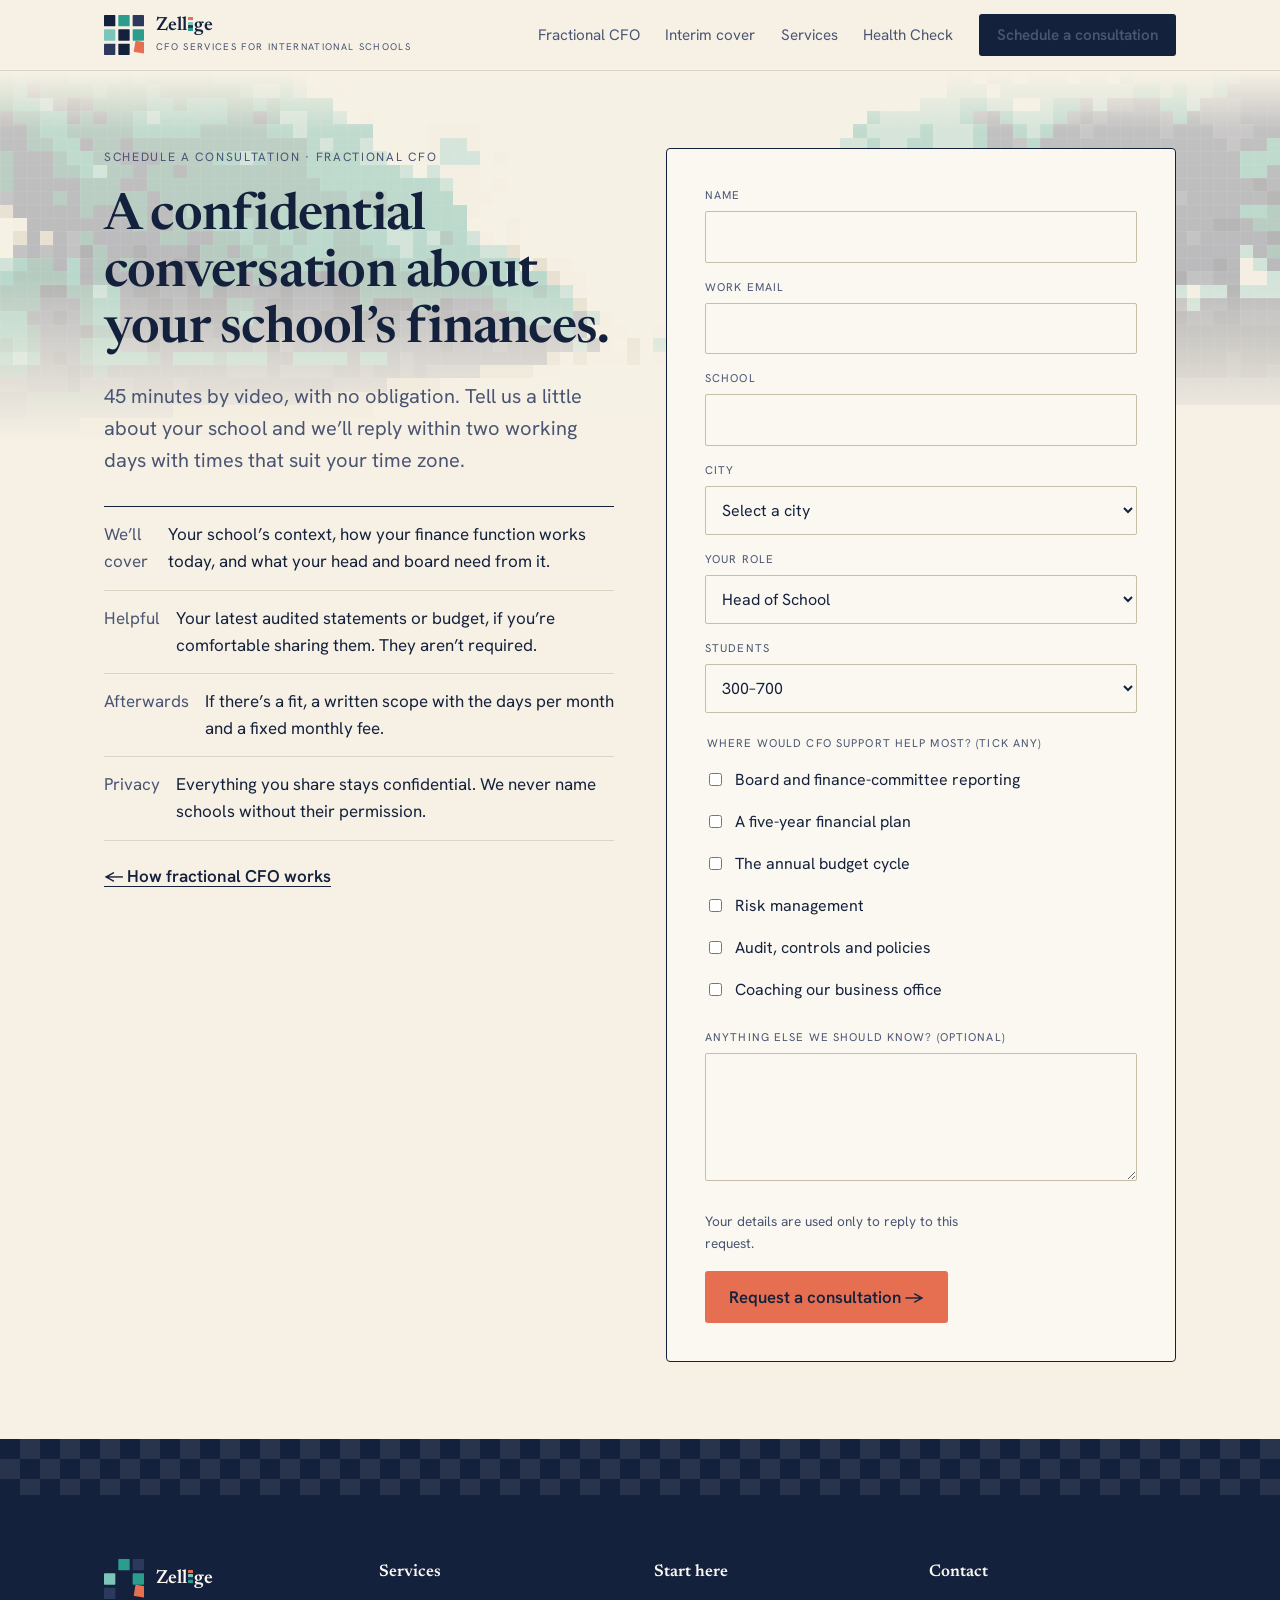
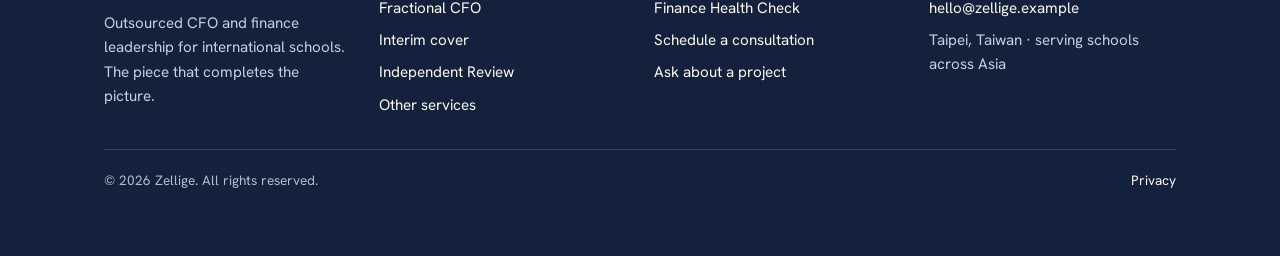
<file: contact-cfo.html>
<!doctype html>
<html lang="en">
<head>
<meta charset="utf-8">
<meta name="viewport" content="width=device-width,initial-scale=1">
<title>Schedule a consultation: fractional CFO · Zellige</title>
<meta name="description" content="Book a confidential 45-minute conversation about fractional CFO support for your school.">
<meta property="og:title" content="Schedule a consultation: fractional CFO · Zellige">
<meta property="og:description" content="Book a confidential 45-minute conversation about fractional CFO support for your school.">
<meta property="og:type" content="website">
<meta name="theme-color" content="#14213D">
<link rel="icon" href="favicon.svg" type="image/svg+xml">
<link rel="preconnect" href="https://fonts.googleapis.com">
<link rel="preconnect" href="https://fonts.gstatic.com" crossorigin>
<link rel="stylesheet" href="https://fonts.googleapis.com/css2?family=Hanken+Grotesk:wght@400;500;600&family=Newsreader:ital,opsz,wght@0,6..72,400;0,6..72,500;0,6..72,600;0,6..72,700;1,6..72,400&display=swap">
<link rel="stylesheet" href="styles.css">
</head>
<body>
<header class="site-head">
<div class="wrap head-in">
<a class="lockup" href="index.html" aria-label="Zellige, home"><svg viewBox="0 0 120 120" aria-hidden="true"><rect x="0" y="0" width="34" height="34" rx="2" fill="#14213D"/><rect x="43" y="0" width="34" height="34" rx="2" fill="#2A9D8F"/><rect x="86" y="0" width="34" height="34" rx="2" fill="#2B3A5C"/><rect x="0" y="43" width="34" height="34" rx="2" fill="#7CC5BB"/><rect x="43" y="43" width="34" height="34" rx="2" fill="#14213D"/><rect x="86" y="43" width="34" height="34" rx="2" fill="#2A9D8F"/><rect x="0" y="86" width="34" height="34" rx="2" fill="#2B3A5C"/><rect x="43" y="86" width="34" height="34" rx="2" fill="#14213D"/><rect x="96" y="90" width="34" height="34" rx="2" fill="#E76F51" transform="rotate(9 113 107) translate(-6 -10)"/></svg><span><span class="name">Zell<span class="zi" aria-hidden="true"><s></s><b></b><b></b><b></b></span>ge</span><span class="desc">CFO services for international schools</span></span></a>
<nav class="nav" aria-label="Main">
<a class="hide-sm" href="fractional-cfo.html">Fractional CFO</a>
<a class="hide-sm" href="interim-cover.html">Interim cover</a>
<a class="hide-sm" href="services.html">Services</a>
<a href="health-check.html">Health Check</a>
<a class="btn" href="contact-cfo.html">Schedule a consultation</a>
</nav>
</div>
</header>
<main>
<section class="hero">
<div class="wrap" style="display:grid;gap:clamp(28px,4vw,64px);grid-template-columns:repeat(auto-fit,minmax(min(100%,320px),1fr));align-items:start">
<div class="stack">
<span class="eyebrow">Schedule a consultation · Fractional CFO</span>
<h1 style="font-size:clamp(2rem,4.2vw,3.2rem)">A confidential conversation about your school’s finances.</h1>
<p class="lede">45 minutes by video, with no obligation. Tell us a little about your school and we’ll reply within two working days with times that suit your time zone.</p>
<div class="facts" style="margin-top:8px"><div><span>We’ll cover</span><span style="font-weight:400;color:var(--ink);text-align:left">Your school’s context, how your finance function works today, and what your head and board need from it.</span></div><div><span>Helpful</span><span style="font-weight:400;color:var(--ink);text-align:left">Your latest audited statements or budget, if you’re comfortable sharing them. They aren’t required.</span></div><div><span>Afterwards</span><span style="font-weight:400;color:var(--ink);text-align:left">If there’s a fit, a written scope with the days per month and a fixed monthly fee.</span></div><div><span>Privacy</span><span style="font-weight:400;color:var(--ink);text-align:left">Everything you share stays confidential. We never name schools without their permission.</span></div></div>
<p><a class="link" href="fractional-cfo.html">← How fractional CFO works</a></p>
</div>
<div class="panel">
<form class="live" novalidate data-form>
<div class="stack">
<div class="fields"><div><label for="name">Name</label><input id="name" name="name" autocomplete="name" required></div>
<div><label for="email">Work email</label><input id="email" name="email" type="email" autocomplete="email" required></div>
<div><label for="school">School</label><input id="school" name="school" autocomplete="organization" required></div>
<div><label for="city">City</label><select id="city" name="city" required><option value="" disabled selected>Select a city</option><optgroup label="Taiwan"><option>Taipei</option><option>Taichung</option><option>Kaohsiung</option><option>Hsinchu</option></optgroup><optgroup label="Hong Kong SAR"><option>Hong Kong</option></optgroup><optgroup label="Mainland China"><option>Beijing</option><option>Shanghai</option><option>Shenzhen</option><option>Guangzhou</option><option>Suzhou</option></optgroup><optgroup label="Japan"><option>Tokyo</option><option>Yokohama</option><option>Osaka</option><option>Kobe</option></optgroup><optgroup label="South Korea"><option>Seoul</option><option>Busan</option></optgroup><optgroup label="Singapore"><option>Singapore</option></optgroup><optgroup label="Malaysia"><option>Kuala Lumpur</option><option>Penang</option><option>Johor Bahru</option></optgroup><optgroup label="Thailand"><option>Bangkok</option><option>Chiang Mai</option><option>Phuket</option></optgroup><optgroup label="Vietnam"><option>Ho Chi Minh City</option><option>Hanoi</option></optgroup><optgroup label="Indonesia"><option>Jakarta</option><option>Bali</option><option>Surabaya</option></optgroup><optgroup label="Philippines"><option>Manila</option></optgroup><optgroup label="Cambodia"><option>Phnom Penh</option></optgroup><optgroup label="Myanmar"><option>Yangon</option></optgroup><optgroup label="Mongolia"><option>Ulaanbaatar</option></optgroup><optgroup label="India"><option>Mumbai</option><option>Delhi</option><option>Bengaluru</option></optgroup><option>Other</option></select></div>
<div><label for="role">Your role</label><select id="role" name="role"><option>Head of School</option><option>Board chair / Finance committee</option><option>Business Manager / Director of Finance</option><option>Owner / Investor</option><option>Other</option></select></div>
<div><label for="students">Students</label><select id="students" name="students"><option>Under 300</option><option selected>300–700</option><option>700–1,500</option><option>Over 1,500</option></select></div>
</div>
<fieldset><legend>Where would CFO support help most? (tick any)</legend><div class="checks"><label><input type="checkbox" name="topics" value="board"> Board and finance-committee reporting</label><label><input type="checkbox" name="topics" value="plan"> A five-year financial plan</label><label><input type="checkbox" name="topics" value="budget"> The annual budget cycle</label><label><input type="checkbox" name="topics" value="risk"> Risk management</label><label><input type="checkbox" name="topics" value="audit"> Audit, controls and policies</label><label><input type="checkbox" name="topics" value="team"> Coaching our business office</label></div></fieldset>
<div><label for="message">Anything else we should know? (optional)</label><textarea id="message" name="message" rows="4"></textarea></div>
<div class="form-foot">
<span class="muted" style="font-size:.85rem;max-width:34ch">Your details are used only to reply to this request.</span>
<button class="btn btn-coral btn-lg" type="submit">Request a consultation →</button>
</div>
</div>
</form>
<div class="sent">
<span class="eyebrow">Request received</span>
<h2 style="font-size:clamp(1.5rem,3vw,2rem)">Thank you. We’ll be in touch within two working days.</h2>
<p class="muted">We’ll reply by email with a few times in your time zone. While you wait, you might find the Finance Health Check useful.</p>
<div style="display:flex;gap:16px;align-items:center;flex-wrap:wrap"><a class="btn" href="health-check.html">Take the Health Check</a><button class="link" type="button" data-reset style="background:none;border:0;cursor:pointer;font:inherit;color:var(--muted);text-decoration:underline">Send another request</button></div>
</div>
</div>
</div>
</section></main>
<div class="mosaic-strip" aria-hidden="true"></div>
<footer class="site-foot">
<div class="wrap">
<div class="foot-grid">
<div>
<a class="lockup" href="index.html" style="color:#FBF8F1" aria-label="Zellige, home"><svg viewBox="0 0 120 120" aria-hidden="true"><rect x="0" y="0" width="34" height="34" rx="2" fill="#14213D"/><rect x="43" y="0" width="34" height="34" rx="2" fill="#2A9D8F"/><rect x="86" y="0" width="34" height="34" rx="2" fill="#2B3A5C"/><rect x="0" y="43" width="34" height="34" rx="2" fill="#7CC5BB"/><rect x="43" y="43" width="34" height="34" rx="2" fill="#14213D"/><rect x="86" y="43" width="34" height="34" rx="2" fill="#2A9D8F"/><rect x="0" y="86" width="34" height="34" rx="2" fill="#2B3A5C"/><rect x="43" y="86" width="34" height="34" rx="2" fill="#14213D"/><rect x="96" y="90" width="34" height="34" rx="2" fill="#E76F51" transform="rotate(9 113 107) translate(-6 -10)"/></svg><span><span class="name">Zell<span class="zi" aria-hidden="true"><s></s><b></b><b></b><b></b></span>ge</span></span></a>
<p style="margin-top:12px;max-width:34ch">Outsourced CFO and finance leadership for international schools. The piece that completes the picture.</p>
</div>
<div><h4>Services</h4><div class="foot-links">
<a href="fractional-cfo.html">Fractional CFO</a>
<a href="interim-cover.html">Interim cover</a>
<a href="contact-review.html">Independent Review</a>
<a href="services.html">Other services</a>
</div></div>
<div><h4>Start here</h4><div class="foot-links">
<a href="health-check.html">Finance Health Check</a>
<a href="contact-cfo.html">Schedule a consultation</a>
<a href="contact-services.html">Ask about a project</a>
</div></div>
<div><h4>Contact</h4><div class="foot-links">
<a href="mailto:hello@zellige.example">hello@zellige.example</a>
<span>Taipei, Taiwan · serving schools across Asia</span>
</div></div>
</div>
<div class="foot-note"><span>© 2026 Zellige. All rights reserved.</span><span><a href="privacy.html">Privacy</a></span></div>
</div>
</footer>
<script src="site.js"></script>
</body>
</html>
</file>
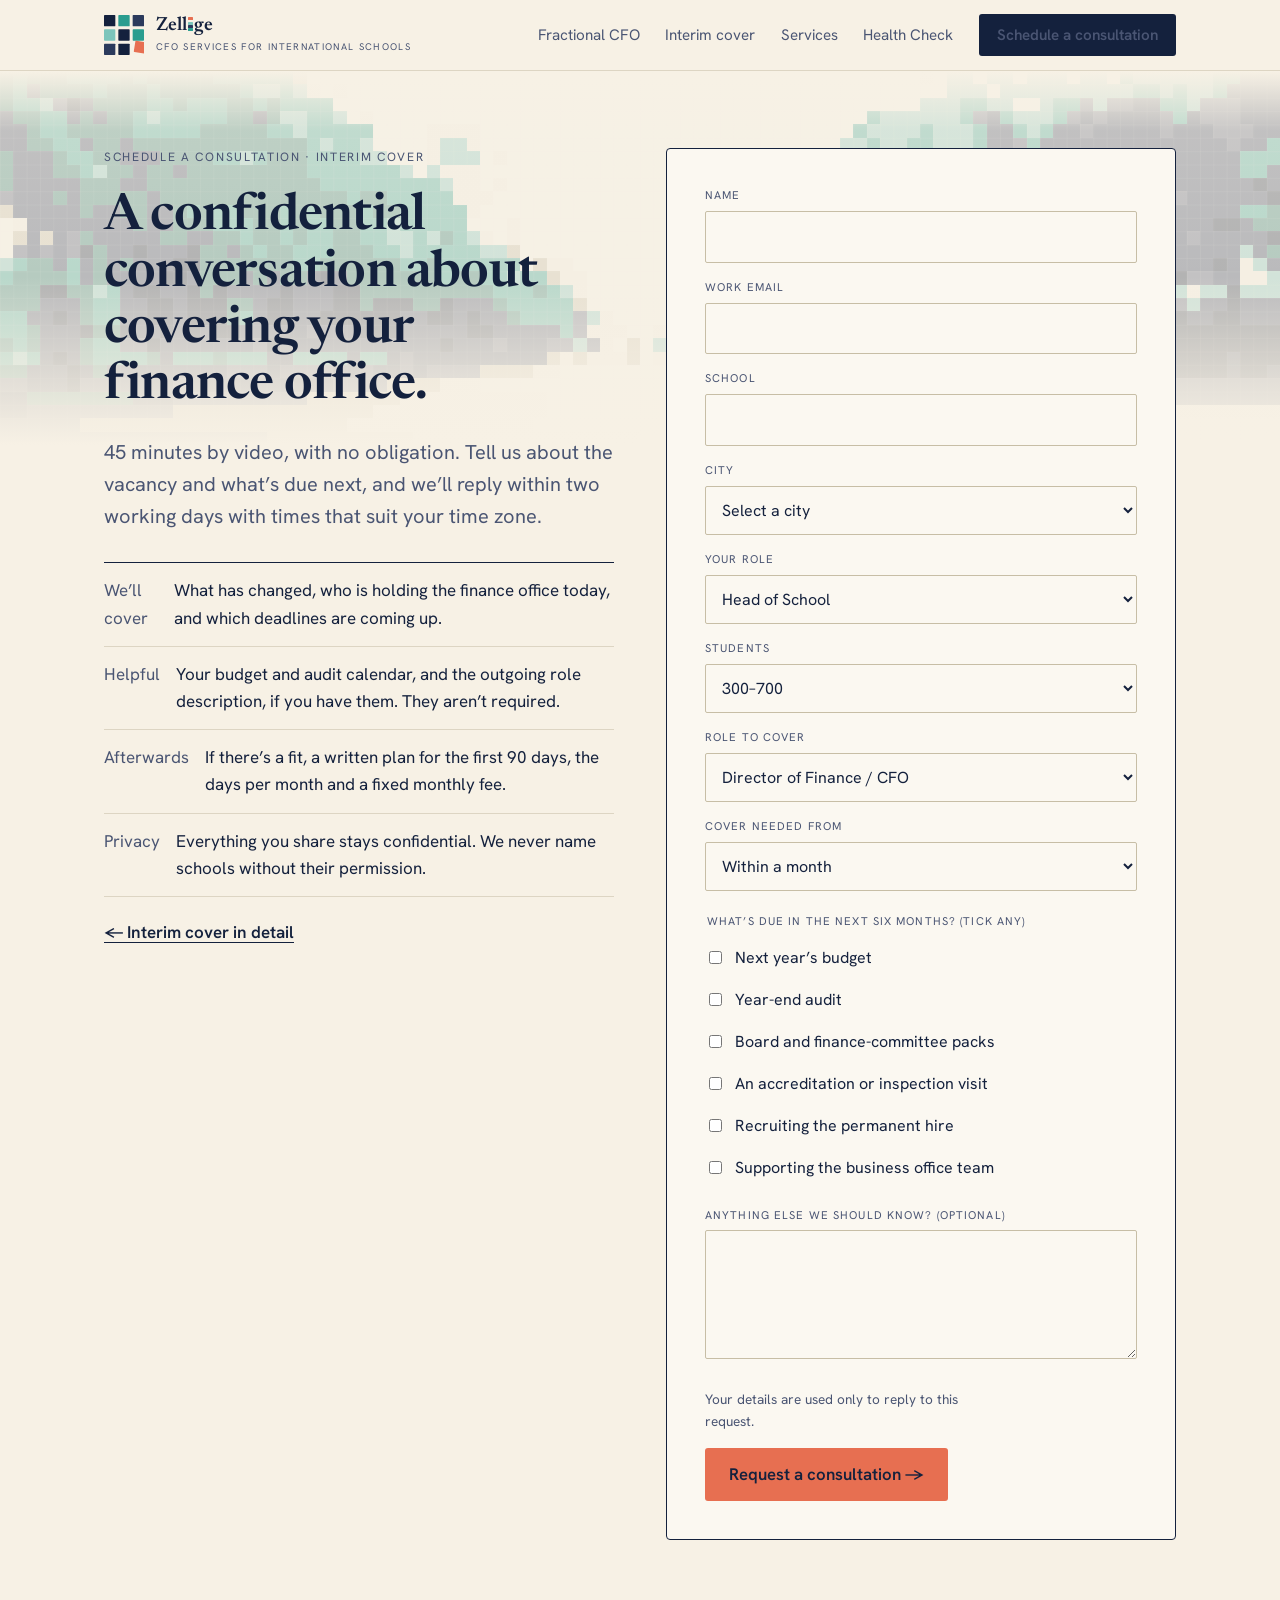
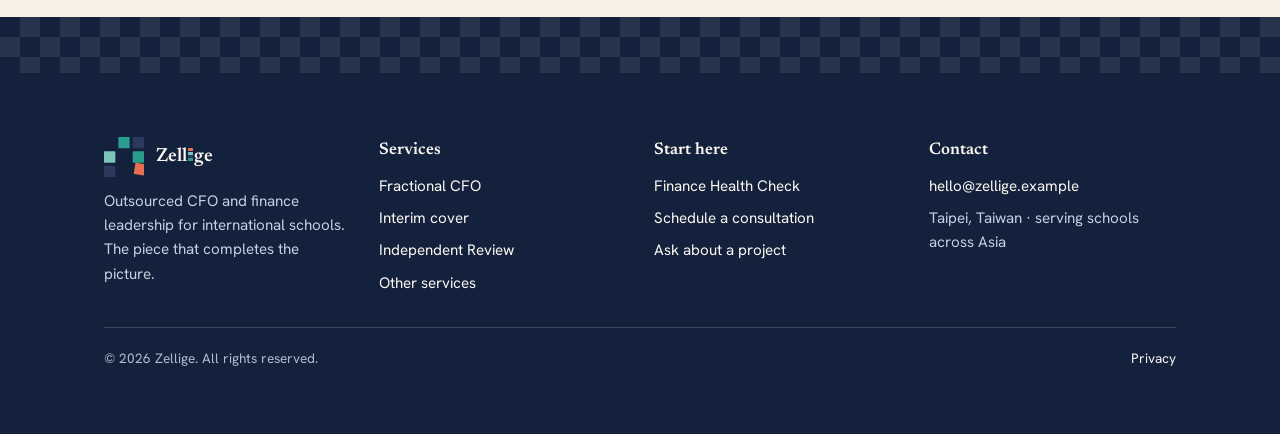
<file: contact-interim.html>
<!doctype html>
<html lang="en">
<head>
<meta charset="utf-8">
<meta name="viewport" content="width=device-width,initial-scale=1">
<title>Schedule a consultation: interim cover · Zellige</title>
<meta name="description" content="Book a conversation about interim finance leadership while your school recruits.">
<meta property="og:title" content="Schedule a consultation: interim cover · Zellige">
<meta property="og:description" content="Book a conversation about interim finance leadership while your school recruits.">
<meta property="og:type" content="website">
<meta name="theme-color" content="#14213D">
<link rel="icon" href="favicon.svg" type="image/svg+xml">
<link rel="preconnect" href="https://fonts.googleapis.com">
<link rel="preconnect" href="https://fonts.gstatic.com" crossorigin>
<link rel="stylesheet" href="https://fonts.googleapis.com/css2?family=Hanken+Grotesk:wght@400;500;600&family=Newsreader:ital,opsz,wght@0,6..72,400;0,6..72,500;0,6..72,600;0,6..72,700;1,6..72,400&display=swap">
<link rel="stylesheet" href="styles.css">
</head>
<body>
<header class="site-head">
<div class="wrap head-in">
<a class="lockup" href="index.html" aria-label="Zellige, home"><svg viewBox="0 0 120 120" aria-hidden="true"><rect x="0" y="0" width="34" height="34" rx="2" fill="#14213D"/><rect x="43" y="0" width="34" height="34" rx="2" fill="#2A9D8F"/><rect x="86" y="0" width="34" height="34" rx="2" fill="#2B3A5C"/><rect x="0" y="43" width="34" height="34" rx="2" fill="#7CC5BB"/><rect x="43" y="43" width="34" height="34" rx="2" fill="#14213D"/><rect x="86" y="43" width="34" height="34" rx="2" fill="#2A9D8F"/><rect x="0" y="86" width="34" height="34" rx="2" fill="#2B3A5C"/><rect x="43" y="86" width="34" height="34" rx="2" fill="#14213D"/><rect x="96" y="90" width="34" height="34" rx="2" fill="#E76F51" transform="rotate(9 113 107) translate(-6 -10)"/></svg><span><span class="name">Zell<span class="zi" aria-hidden="true"><s></s><b></b><b></b><b></b></span>ge</span><span class="desc">CFO services for international schools</span></span></a>
<nav class="nav" aria-label="Main">
<a class="hide-sm" href="fractional-cfo.html">Fractional CFO</a>
<a class="hide-sm" href="interim-cover.html">Interim cover</a>
<a class="hide-sm" href="services.html">Services</a>
<a href="health-check.html">Health Check</a>
<a class="btn" href="contact-cfo.html">Schedule a consultation</a>
</nav>
</div>
</header>
<main>
<section class="hero">
<div class="wrap" style="display:grid;gap:clamp(28px,4vw,64px);grid-template-columns:repeat(auto-fit,minmax(min(100%,320px),1fr));align-items:start">
<div class="stack">
<span class="eyebrow">Schedule a consultation · Interim cover</span>
<h1 style="font-size:clamp(2rem,4.2vw,3.2rem)">A confidential conversation about covering your finance office.</h1>
<p class="lede">45 minutes by video, with no obligation. Tell us about the vacancy and what’s due next, and we’ll reply within two working days with times that suit your time zone.</p>
<div class="facts" style="margin-top:8px"><div><span>We’ll cover</span><span style="font-weight:400;color:var(--ink);text-align:left">What has changed, who is holding the finance office today, and which deadlines are coming up.</span></div><div><span>Helpful</span><span style="font-weight:400;color:var(--ink);text-align:left">Your budget and audit calendar, and the outgoing role description, if you have them. They aren’t required.</span></div><div><span>Afterwards</span><span style="font-weight:400;color:var(--ink);text-align:left">If there’s a fit, a written plan for the first 90 days, the days per month and a fixed monthly fee.</span></div><div><span>Privacy</span><span style="font-weight:400;color:var(--ink);text-align:left">Everything you share stays confidential. We never name schools without their permission.</span></div></div>
<p><a class="link" href="interim-cover.html">← Interim cover in detail</a></p>
</div>
<div class="panel">
<form class="live" novalidate data-form>
<div class="stack">
<div class="fields"><div><label for="name">Name</label><input id="name" name="name" autocomplete="name" required></div>
<div><label for="email">Work email</label><input id="email" name="email" type="email" autocomplete="email" required></div>
<div><label for="school">School</label><input id="school" name="school" autocomplete="organization" required></div>
<div><label for="city">City</label><select id="city" name="city" required><option value="" disabled selected>Select a city</option><optgroup label="Taiwan"><option>Taipei</option><option>Taichung</option><option>Kaohsiung</option><option>Hsinchu</option></optgroup><optgroup label="Hong Kong SAR"><option>Hong Kong</option></optgroup><optgroup label="Mainland China"><option>Beijing</option><option>Shanghai</option><option>Shenzhen</option><option>Guangzhou</option><option>Suzhou</option></optgroup><optgroup label="Japan"><option>Tokyo</option><option>Yokohama</option><option>Osaka</option><option>Kobe</option></optgroup><optgroup label="South Korea"><option>Seoul</option><option>Busan</option></optgroup><optgroup label="Singapore"><option>Singapore</option></optgroup><optgroup label="Malaysia"><option>Kuala Lumpur</option><option>Penang</option><option>Johor Bahru</option></optgroup><optgroup label="Thailand"><option>Bangkok</option><option>Chiang Mai</option><option>Phuket</option></optgroup><optgroup label="Vietnam"><option>Ho Chi Minh City</option><option>Hanoi</option></optgroup><optgroup label="Indonesia"><option>Jakarta</option><option>Bali</option><option>Surabaya</option></optgroup><optgroup label="Philippines"><option>Manila</option></optgroup><optgroup label="Cambodia"><option>Phnom Penh</option></optgroup><optgroup label="Myanmar"><option>Yangon</option></optgroup><optgroup label="Mongolia"><option>Ulaanbaatar</option></optgroup><optgroup label="India"><option>Mumbai</option><option>Delhi</option><option>Bengaluru</option></optgroup><option>Other</option></select></div>
<div><label for="role">Your role</label><select id="role" name="role"><option>Head of School</option><option>Board chair / Finance committee</option><option>Business Manager / Director of Finance</option><option>Owner / Investor</option><option>Other</option></select></div>
<div><label for="students">Students</label><select id="students" name="students"><option>Under 300</option><option selected>300–700</option><option>700–1,500</option><option>Over 1,500</option></select></div>
<div><label for="cover">Role to cover</label><select id="cover" name="cover"><option>Director of Finance / CFO</option><option>Business Manager</option><option>Finance Manager / Controller</option><option>Other</option></select></div><div><label for="when">Cover needed from</label><select id="when" name="when"><option>Immediately</option><option selected>Within a month</option><option>In 1–3 months</option><option>Not sure yet</option></select></div></div>
<fieldset><legend>What’s due in the next six months? (tick any)</legend><div class="checks"><label><input type="checkbox" name="topics" value="budget"> Next year’s budget</label><label><input type="checkbox" name="topics" value="audit"> Year-end audit</label><label><input type="checkbox" name="topics" value="board"> Board and finance-committee packs</label><label><input type="checkbox" name="topics" value="accreditation"> An accreditation or inspection visit</label><label><input type="checkbox" name="topics" value="recruit"> Recruiting the permanent hire</label><label><input type="checkbox" name="topics" value="team"> Supporting the business office team</label></div></fieldset>
<div><label for="message">Anything else we should know? (optional)</label><textarea id="message" name="message" rows="4"></textarea></div>
<div class="form-foot">
<span class="muted" style="font-size:.85rem;max-width:34ch">Your details are used only to reply to this request.</span>
<button class="btn btn-coral btn-lg" type="submit">Request a consultation →</button>
</div>
</div>
</form>
<div class="sent">
<span class="eyebrow">Request received</span>
<h2 style="font-size:clamp(1.5rem,3vw,2rem)">Thank you. We’ll be in touch within two working days.</h2>
<p class="muted">We’ll reply by email with a few times in your time zone. While you wait, you might find the Finance Health Check useful.</p>
<div style="display:flex;gap:16px;align-items:center;flex-wrap:wrap"><a class="btn" href="health-check.html">Take the Health Check</a><button class="link" type="button" data-reset style="background:none;border:0;cursor:pointer;font:inherit;color:var(--muted);text-decoration:underline">Send another request</button></div>
</div>
</div>
</div>
</section></main>
<div class="mosaic-strip" aria-hidden="true"></div>
<footer class="site-foot">
<div class="wrap">
<div class="foot-grid">
<div>
<a class="lockup" href="index.html" style="color:#FBF8F1" aria-label="Zellige, home"><svg viewBox="0 0 120 120" aria-hidden="true"><rect x="0" y="0" width="34" height="34" rx="2" fill="#14213D"/><rect x="43" y="0" width="34" height="34" rx="2" fill="#2A9D8F"/><rect x="86" y="0" width="34" height="34" rx="2" fill="#2B3A5C"/><rect x="0" y="43" width="34" height="34" rx="2" fill="#7CC5BB"/><rect x="43" y="43" width="34" height="34" rx="2" fill="#14213D"/><rect x="86" y="43" width="34" height="34" rx="2" fill="#2A9D8F"/><rect x="0" y="86" width="34" height="34" rx="2" fill="#2B3A5C"/><rect x="43" y="86" width="34" height="34" rx="2" fill="#14213D"/><rect x="96" y="90" width="34" height="34" rx="2" fill="#E76F51" transform="rotate(9 113 107) translate(-6 -10)"/></svg><span><span class="name">Zell<span class="zi" aria-hidden="true"><s></s><b></b><b></b><b></b></span>ge</span></span></a>
<p style="margin-top:12px;max-width:34ch">Outsourced CFO and finance leadership for international schools. The piece that completes the picture.</p>
</div>
<div><h4>Services</h4><div class="foot-links">
<a href="fractional-cfo.html">Fractional CFO</a>
<a href="interim-cover.html">Interim cover</a>
<a href="contact-review.html">Independent Review</a>
<a href="services.html">Other services</a>
</div></div>
<div><h4>Start here</h4><div class="foot-links">
<a href="health-check.html">Finance Health Check</a>
<a href="contact-cfo.html">Schedule a consultation</a>
<a href="contact-services.html">Ask about a project</a>
</div></div>
<div><h4>Contact</h4><div class="foot-links">
<a href="mailto:hello@zellige.example">hello@zellige.example</a>
<span>Taipei, Taiwan · serving schools across Asia</span>
</div></div>
</div>
<div class="foot-note"><span>© 2026 Zellige. All rights reserved.</span><span><a href="privacy.html">Privacy</a></span></div>
</div>
</footer>
<script src="site.js"></script>
</body>
</html>
</file>
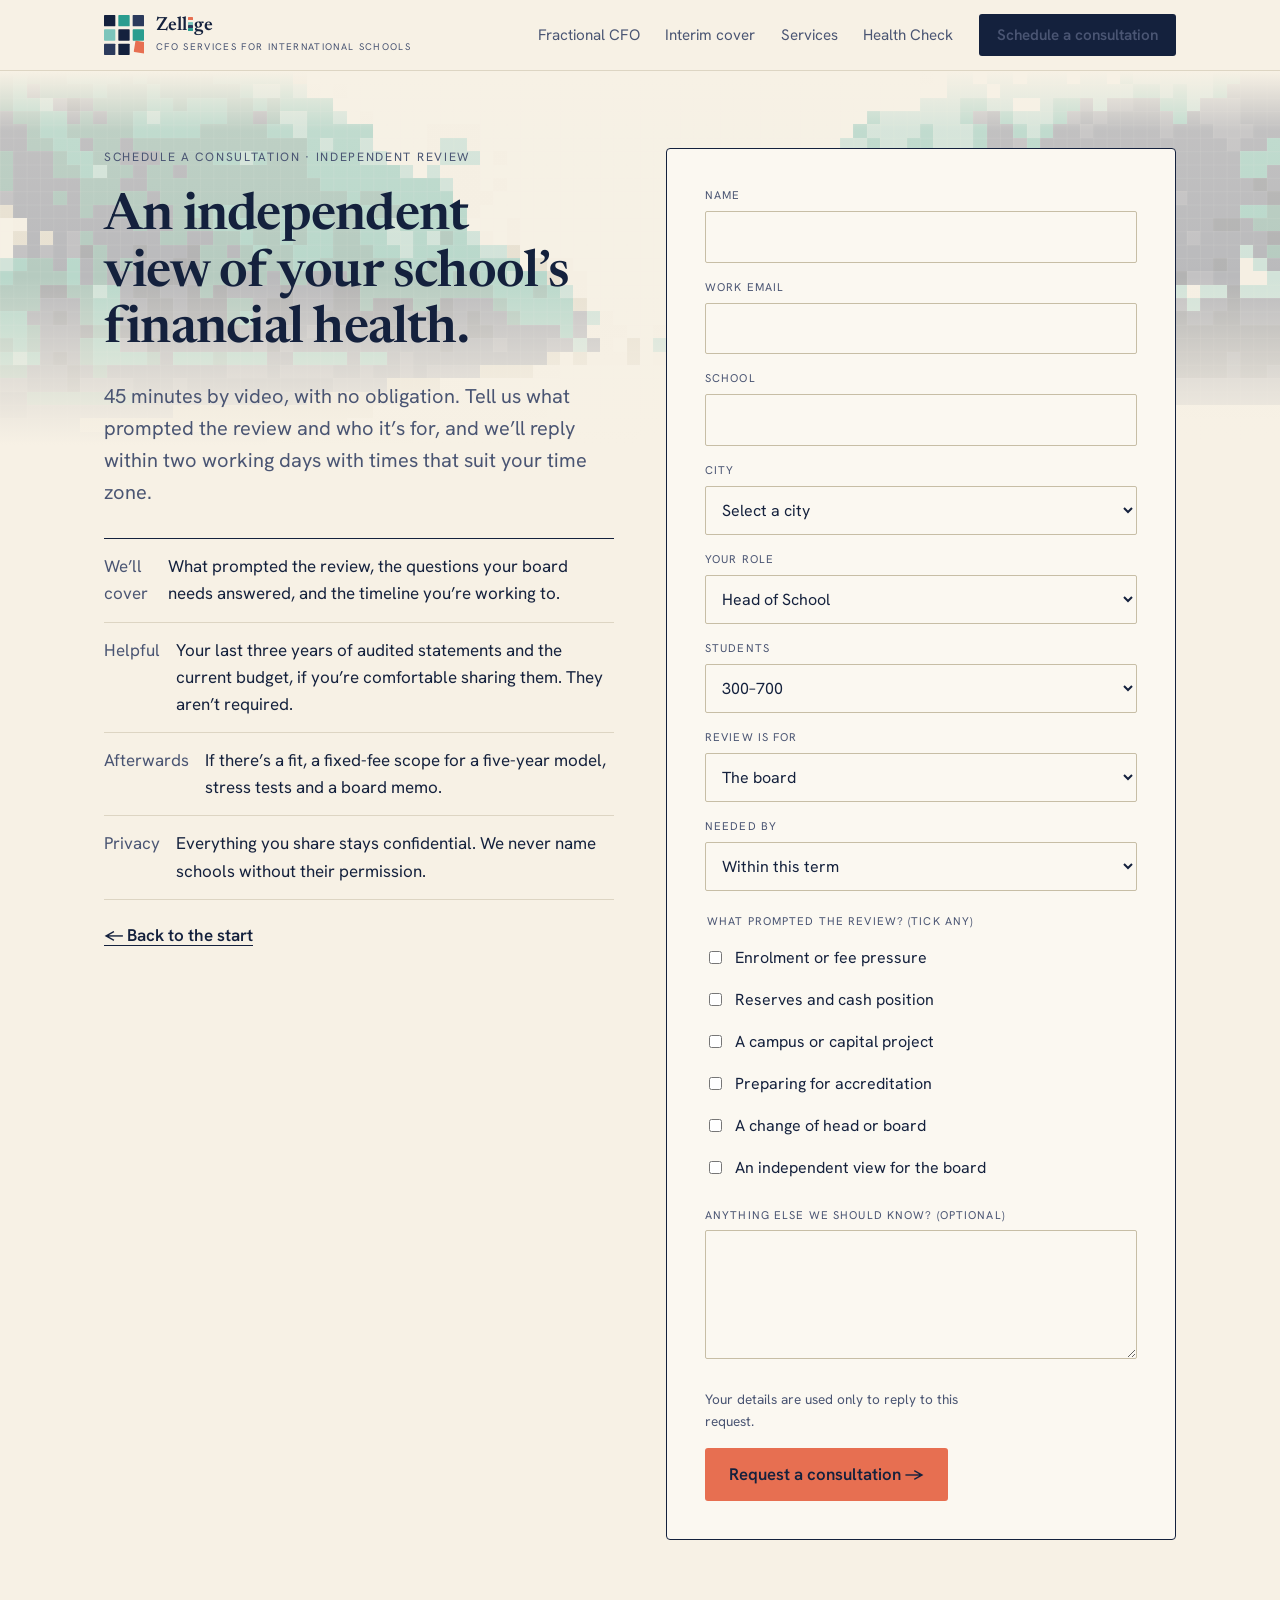
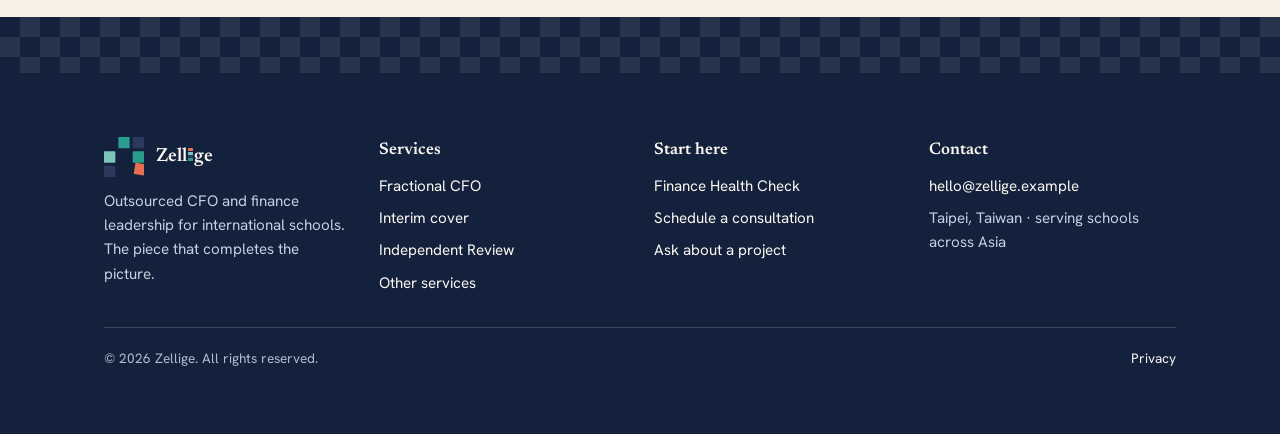
<file: contact-review.html>
<!doctype html>
<html lang="en">
<head>
<meta charset="utf-8">
<meta name="viewport" content="width=device-width,initial-scale=1">
<title>Schedule a consultation: Independent Review · Zellige</title>
<meta name="description" content="Book a conversation about an independent, fixed-fee review of your school’s finances.">
<meta property="og:title" content="Schedule a consultation: Independent Review · Zellige">
<meta property="og:description" content="Book a conversation about an independent, fixed-fee review of your school’s finances.">
<meta property="og:type" content="website">
<meta name="theme-color" content="#14213D">
<link rel="icon" href="favicon.svg" type="image/svg+xml">
<link rel="preconnect" href="https://fonts.googleapis.com">
<link rel="preconnect" href="https://fonts.gstatic.com" crossorigin>
<link rel="stylesheet" href="https://fonts.googleapis.com/css2?family=Hanken+Grotesk:wght@400;500;600&family=Newsreader:ital,opsz,wght@0,6..72,400;0,6..72,500;0,6..72,600;0,6..72,700;1,6..72,400&display=swap">
<link rel="stylesheet" href="styles.css">
</head>
<body>
<header class="site-head">
<div class="wrap head-in">
<a class="lockup" href="index.html" aria-label="Zellige, home"><svg viewBox="0 0 120 120" aria-hidden="true"><rect x="0" y="0" width="34" height="34" rx="2" fill="#14213D"/><rect x="43" y="0" width="34" height="34" rx="2" fill="#2A9D8F"/><rect x="86" y="0" width="34" height="34" rx="2" fill="#2B3A5C"/><rect x="0" y="43" width="34" height="34" rx="2" fill="#7CC5BB"/><rect x="43" y="43" width="34" height="34" rx="2" fill="#14213D"/><rect x="86" y="43" width="34" height="34" rx="2" fill="#2A9D8F"/><rect x="0" y="86" width="34" height="34" rx="2" fill="#2B3A5C"/><rect x="43" y="86" width="34" height="34" rx="2" fill="#14213D"/><rect x="96" y="90" width="34" height="34" rx="2" fill="#E76F51" transform="rotate(9 113 107) translate(-6 -10)"/></svg><span><span class="name">Zell<span class="zi" aria-hidden="true"><s></s><b></b><b></b><b></b></span>ge</span><span class="desc">CFO services for international schools</span></span></a>
<nav class="nav" aria-label="Main">
<a class="hide-sm" href="fractional-cfo.html">Fractional CFO</a>
<a class="hide-sm" href="interim-cover.html">Interim cover</a>
<a class="hide-sm" href="services.html">Services</a>
<a href="health-check.html">Health Check</a>
<a class="btn" href="contact-cfo.html">Schedule a consultation</a>
</nav>
</div>
</header>
<main>
<section class="hero">
<div class="wrap" style="display:grid;gap:clamp(28px,4vw,64px);grid-template-columns:repeat(auto-fit,minmax(min(100%,320px),1fr));align-items:start">
<div class="stack">
<span class="eyebrow">Schedule a consultation · Independent Review</span>
<h1 style="font-size:clamp(2rem,4.2vw,3.2rem)">An independent view of your school’s financial health.</h1>
<p class="lede">45 minutes by video, with no obligation. Tell us what prompted the review and who it’s for, and we’ll reply within two working days with times that suit your time zone.</p>
<div class="facts" style="margin-top:8px"><div><span>We’ll cover</span><span style="font-weight:400;color:var(--ink);text-align:left">What prompted the review, the questions your board needs answered, and the timeline you’re working to.</span></div><div><span>Helpful</span><span style="font-weight:400;color:var(--ink);text-align:left">Your last three years of audited statements and the current budget, if you’re comfortable sharing them. They aren’t required.</span></div><div><span>Afterwards</span><span style="font-weight:400;color:var(--ink);text-align:left">If there’s a fit, a fixed-fee scope for a five-year model, stress tests and a board memo.</span></div><div><span>Privacy</span><span style="font-weight:400;color:var(--ink);text-align:left">Everything you share stays confidential. We never name schools without their permission.</span></div></div>
<p><a class="link" href="index.html">← Back to the start</a></p>
</div>
<div class="panel">
<form class="live" novalidate data-form>
<div class="stack">
<div class="fields"><div><label for="name">Name</label><input id="name" name="name" autocomplete="name" required></div>
<div><label for="email">Work email</label><input id="email" name="email" type="email" autocomplete="email" required></div>
<div><label for="school">School</label><input id="school" name="school" autocomplete="organization" required></div>
<div><label for="city">City</label><select id="city" name="city" required><option value="" disabled selected>Select a city</option><optgroup label="Taiwan"><option>Taipei</option><option>Taichung</option><option>Kaohsiung</option><option>Hsinchu</option></optgroup><optgroup label="Hong Kong SAR"><option>Hong Kong</option></optgroup><optgroup label="Mainland China"><option>Beijing</option><option>Shanghai</option><option>Shenzhen</option><option>Guangzhou</option><option>Suzhou</option></optgroup><optgroup label="Japan"><option>Tokyo</option><option>Yokohama</option><option>Osaka</option><option>Kobe</option></optgroup><optgroup label="South Korea"><option>Seoul</option><option>Busan</option></optgroup><optgroup label="Singapore"><option>Singapore</option></optgroup><optgroup label="Malaysia"><option>Kuala Lumpur</option><option>Penang</option><option>Johor Bahru</option></optgroup><optgroup label="Thailand"><option>Bangkok</option><option>Chiang Mai</option><option>Phuket</option></optgroup><optgroup label="Vietnam"><option>Ho Chi Minh City</option><option>Hanoi</option></optgroup><optgroup label="Indonesia"><option>Jakarta</option><option>Bali</option><option>Surabaya</option></optgroup><optgroup label="Philippines"><option>Manila</option></optgroup><optgroup label="Cambodia"><option>Phnom Penh</option></optgroup><optgroup label="Myanmar"><option>Yangon</option></optgroup><optgroup label="Mongolia"><option>Ulaanbaatar</option></optgroup><optgroup label="India"><option>Mumbai</option><option>Delhi</option><option>Bengaluru</option></optgroup><option>Other</option></select></div>
<div><label for="role">Your role</label><select id="role" name="role"><option>Head of School</option><option>Board chair / Finance committee</option><option>Business Manager / Director of Finance</option><option>Owner / Investor</option><option>Other</option></select></div>
<div><label for="students">Students</label><select id="students" name="students"><option>Under 300</option><option selected>300–700</option><option>700–1,500</option><option>Over 1,500</option></select></div>
<div><label for="for">Review is for</label><select id="for" name="for"><option>The board</option><option>The head of school</option><option>Owners / investors</option><option>Audit or finance committee</option><option>Other</option></select></div><div><label for="when">Needed by</label><select id="when" name="when"><option>The next board meeting</option><option selected>Within this term</option><option>Within six months</option><option>Not sure yet</option></select></div></div>
<fieldset><legend>What prompted the review? (tick any)</legend><div class="checks"><label><input type="checkbox" name="topics" value="enrolment"> Enrolment or fee pressure</label><label><input type="checkbox" name="topics" value="reserves"> Reserves and cash position</label><label><input type="checkbox" name="topics" value="capital"> A campus or capital project</label><label><input type="checkbox" name="topics" value="accreditation"> Preparing for accreditation</label><label><input type="checkbox" name="topics" value="leadership"> A change of head or board</label><label><input type="checkbox" name="topics" value="assurance"> An independent view for the board</label></div></fieldset>
<div><label for="message">Anything else we should know? (optional)</label><textarea id="message" name="message" rows="4"></textarea></div>
<div class="form-foot">
<span class="muted" style="font-size:.85rem;max-width:34ch">Your details are used only to reply to this request.</span>
<button class="btn btn-coral btn-lg" type="submit">Request a consultation →</button>
</div>
</div>
</form>
<div class="sent">
<span class="eyebrow">Request received</span>
<h2 style="font-size:clamp(1.5rem,3vw,2rem)">Thank you. We’ll be in touch within two working days.</h2>
<p class="muted">We’ll reply by email with a few times in your time zone. While you wait, you might find the Finance Health Check useful.</p>
<div style="display:flex;gap:16px;align-items:center;flex-wrap:wrap"><a class="btn" href="health-check.html">Take the Health Check</a><button class="link" type="button" data-reset style="background:none;border:0;cursor:pointer;font:inherit;color:var(--muted);text-decoration:underline">Send another request</button></div>
</div>
</div>
</div>
</section></main>
<div class="mosaic-strip" aria-hidden="true"></div>
<footer class="site-foot">
<div class="wrap">
<div class="foot-grid">
<div>
<a class="lockup" href="index.html" style="color:#FBF8F1" aria-label="Zellige, home"><svg viewBox="0 0 120 120" aria-hidden="true"><rect x="0" y="0" width="34" height="34" rx="2" fill="#14213D"/><rect x="43" y="0" width="34" height="34" rx="2" fill="#2A9D8F"/><rect x="86" y="0" width="34" height="34" rx="2" fill="#2B3A5C"/><rect x="0" y="43" width="34" height="34" rx="2" fill="#7CC5BB"/><rect x="43" y="43" width="34" height="34" rx="2" fill="#14213D"/><rect x="86" y="43" width="34" height="34" rx="2" fill="#2A9D8F"/><rect x="0" y="86" width="34" height="34" rx="2" fill="#2B3A5C"/><rect x="43" y="86" width="34" height="34" rx="2" fill="#14213D"/><rect x="96" y="90" width="34" height="34" rx="2" fill="#E76F51" transform="rotate(9 113 107) translate(-6 -10)"/></svg><span><span class="name">Zell<span class="zi" aria-hidden="true"><s></s><b></b><b></b><b></b></span>ge</span></span></a>
<p style="margin-top:12px;max-width:34ch">Outsourced CFO and finance leadership for international schools. The piece that completes the picture.</p>
</div>
<div><h4>Services</h4><div class="foot-links">
<a href="fractional-cfo.html">Fractional CFO</a>
<a href="interim-cover.html">Interim cover</a>
<a href="contact-review.html">Independent Review</a>
<a href="services.html">Other services</a>
</div></div>
<div><h4>Start here</h4><div class="foot-links">
<a href="health-check.html">Finance Health Check</a>
<a href="contact-cfo.html">Schedule a consultation</a>
<a href="contact-services.html">Ask about a project</a>
</div></div>
<div><h4>Contact</h4><div class="foot-links">
<a href="mailto:hello@zellige.example">hello@zellige.example</a>
<span>Taipei, Taiwan · serving schools across Asia</span>
</div></div>
</div>
<div class="foot-note"><span>© 2026 Zellige. All rights reserved.</span><span><a href="privacy.html">Privacy</a></span></div>
</div>
</footer>
<script src="site.js"></script>
</body>
</html>
</file>
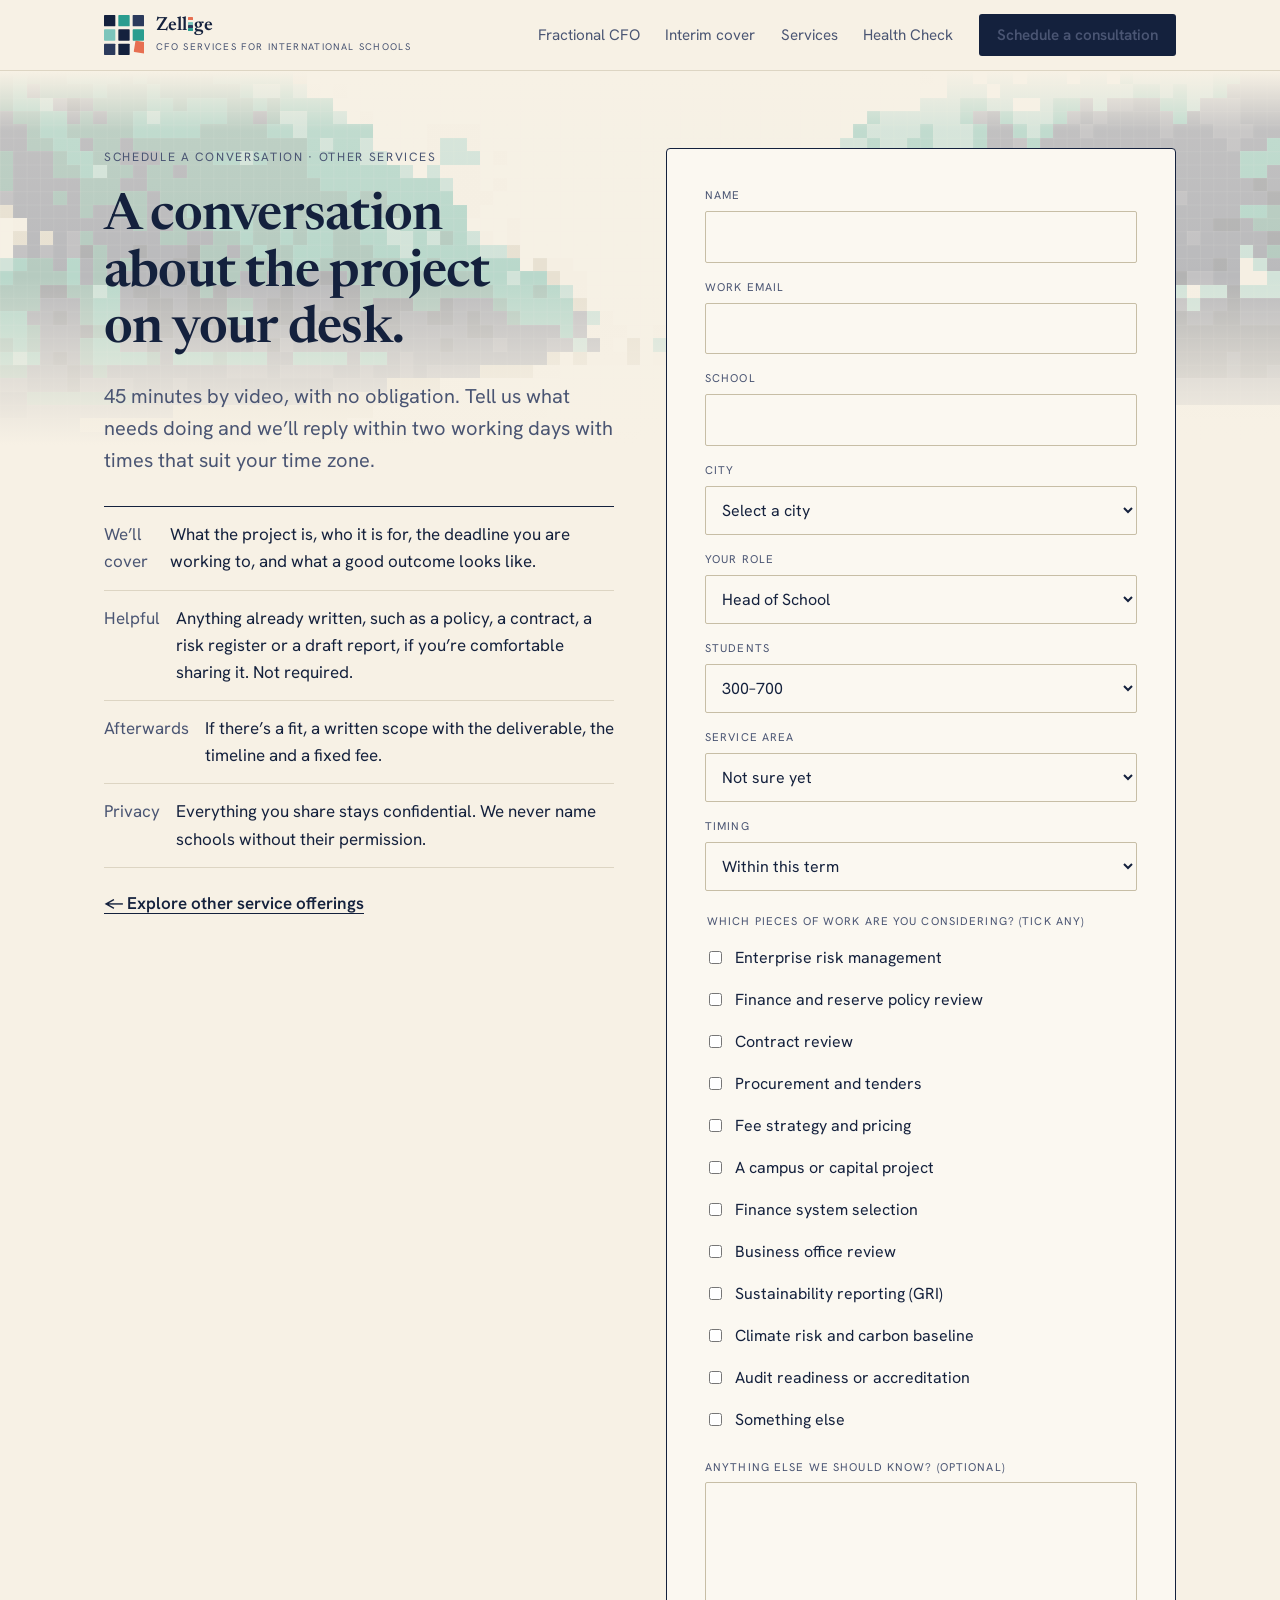
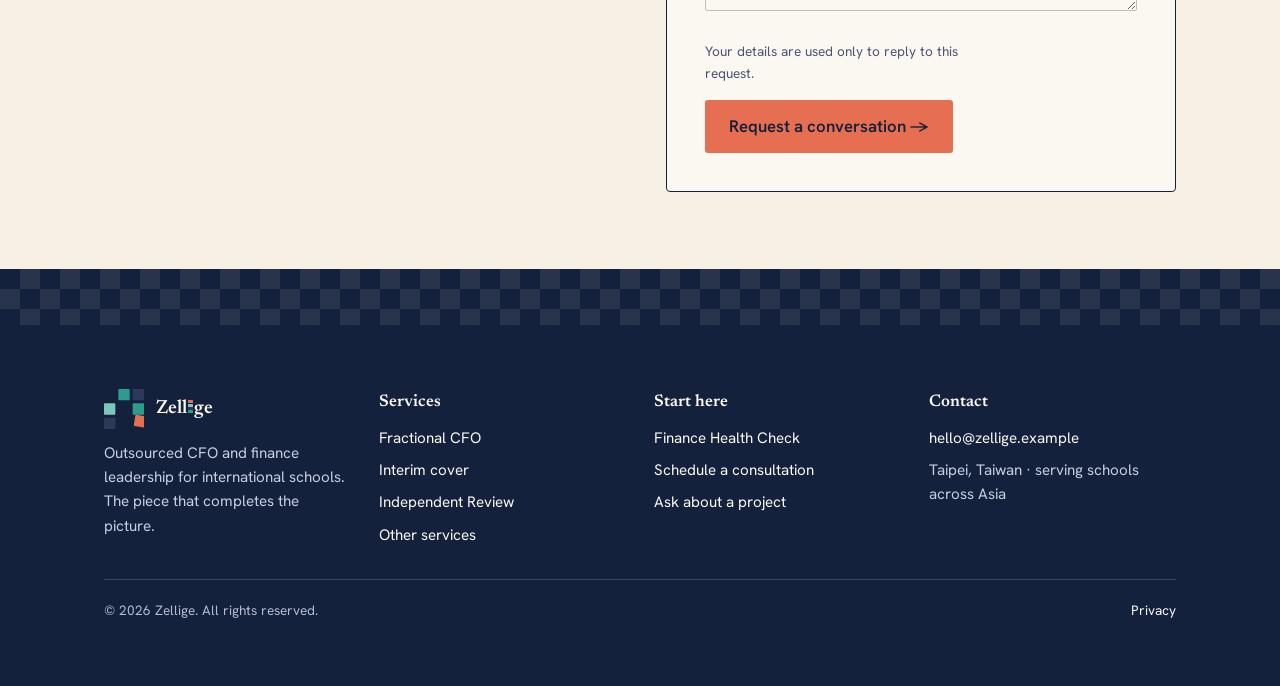
<file: contact-services.html>
<!doctype html>
<html lang="en">
<head>
<meta charset="utf-8">
<meta name="viewport" content="width=device-width,initial-scale=1">
<title>Ask about a project · Zellige</title>
<meta name="description" content="Ask about a finance project for your school: risk, policy, contracts, systems or sustainability reporting.">
<meta property="og:title" content="Ask about a project · Zellige">
<meta property="og:description" content="Ask about a finance project for your school: risk, policy, contracts, systems or sustainability reporting.">
<meta property="og:type" content="website">
<meta name="theme-color" content="#14213D">
<link rel="icon" href="favicon.svg" type="image/svg+xml">
<link rel="preconnect" href="https://fonts.googleapis.com">
<link rel="preconnect" href="https://fonts.gstatic.com" crossorigin>
<link rel="stylesheet" href="https://fonts.googleapis.com/css2?family=Hanken+Grotesk:wght@400;500;600&family=Newsreader:ital,opsz,wght@0,6..72,400;0,6..72,500;0,6..72,600;0,6..72,700;1,6..72,400&display=swap">
<link rel="stylesheet" href="styles.css">
</head>
<body>
<header class="site-head">
<div class="wrap head-in">
<a class="lockup" href="index.html" aria-label="Zellige, home"><svg viewBox="0 0 120 120" aria-hidden="true"><rect x="0" y="0" width="34" height="34" rx="2" fill="#14213D"/><rect x="43" y="0" width="34" height="34" rx="2" fill="#2A9D8F"/><rect x="86" y="0" width="34" height="34" rx="2" fill="#2B3A5C"/><rect x="0" y="43" width="34" height="34" rx="2" fill="#7CC5BB"/><rect x="43" y="43" width="34" height="34" rx="2" fill="#14213D"/><rect x="86" y="43" width="34" height="34" rx="2" fill="#2A9D8F"/><rect x="0" y="86" width="34" height="34" rx="2" fill="#2B3A5C"/><rect x="43" y="86" width="34" height="34" rx="2" fill="#14213D"/><rect x="96" y="90" width="34" height="34" rx="2" fill="#E76F51" transform="rotate(9 113 107) translate(-6 -10)"/></svg><span><span class="name">Zell<span class="zi" aria-hidden="true"><s></s><b></b><b></b><b></b></span>ge</span><span class="desc">CFO services for international schools</span></span></a>
<nav class="nav" aria-label="Main">
<a class="hide-sm" href="fractional-cfo.html">Fractional CFO</a>
<a class="hide-sm" href="interim-cover.html">Interim cover</a>
<a class="hide-sm" href="services.html">Services</a>
<a href="health-check.html">Health Check</a>
<a class="btn" href="contact-cfo.html">Schedule a consultation</a>
</nav>
</div>
</header>
<main>
<section class="hero">
<div class="wrap" style="display:grid;gap:clamp(28px,4vw,64px);grid-template-columns:repeat(auto-fit,minmax(min(100%,320px),1fr));align-items:start">
<div class="stack">
<span class="eyebrow">Schedule a conversation · Other services</span>
<h1 style="font-size:clamp(2rem,4.2vw,3.2rem)">A conversation about the project on your desk.</h1>
<p class="lede">45 minutes by video, with no obligation. Tell us what needs doing and we’ll reply within two working days with times that suit your time zone.</p>
<div class="facts" style="margin-top:8px"><div><span>We’ll cover</span><span style="font-weight:400;color:var(--ink);text-align:left">What the project is, who it is for, the deadline you are working to, and what a good outcome looks like.</span></div><div><span>Helpful</span><span style="font-weight:400;color:var(--ink);text-align:left">Anything already written, such as a policy, a contract, a risk register or a draft report, if you’re comfortable sharing it. Not required.</span></div><div><span>Afterwards</span><span style="font-weight:400;color:var(--ink);text-align:left">If there’s a fit, a written scope with the deliverable, the timeline and a fixed fee.</span></div><div><span>Privacy</span><span style="font-weight:400;color:var(--ink);text-align:left">Everything you share stays confidential. We never name schools without their permission.</span></div></div>
<p><a class="link" href="services.html">← Explore other service offerings</a></p>
</div>
<div class="panel">
<form class="live" novalidate data-form>
<div class="stack">
<div class="fields"><div><label for="name">Name</label><input id="name" name="name" autocomplete="name" required></div>
<div><label for="email">Work email</label><input id="email" name="email" type="email" autocomplete="email" required></div>
<div><label for="school">School</label><input id="school" name="school" autocomplete="organization" required></div>
<div><label for="city">City</label><select id="city" name="city" required><option value="" disabled selected>Select a city</option><optgroup label="Taiwan"><option>Taipei</option><option>Taichung</option><option>Kaohsiung</option><option>Hsinchu</option></optgroup><optgroup label="Hong Kong SAR"><option>Hong Kong</option></optgroup><optgroup label="Mainland China"><option>Beijing</option><option>Shanghai</option><option>Shenzhen</option><option>Guangzhou</option><option>Suzhou</option></optgroup><optgroup label="Japan"><option>Tokyo</option><option>Yokohama</option><option>Osaka</option><option>Kobe</option></optgroup><optgroup label="South Korea"><option>Seoul</option><option>Busan</option></optgroup><optgroup label="Singapore"><option>Singapore</option></optgroup><optgroup label="Malaysia"><option>Kuala Lumpur</option><option>Penang</option><option>Johor Bahru</option></optgroup><optgroup label="Thailand"><option>Bangkok</option><option>Chiang Mai</option><option>Phuket</option></optgroup><optgroup label="Vietnam"><option>Ho Chi Minh City</option><option>Hanoi</option></optgroup><optgroup label="Indonesia"><option>Jakarta</option><option>Bali</option><option>Surabaya</option></optgroup><optgroup label="Philippines"><option>Manila</option></optgroup><optgroup label="Cambodia"><option>Phnom Penh</option></optgroup><optgroup label="Myanmar"><option>Yangon</option></optgroup><optgroup label="Mongolia"><option>Ulaanbaatar</option></optgroup><optgroup label="India"><option>Mumbai</option><option>Delhi</option><option>Bengaluru</option></optgroup><option>Other</option></select></div>
<div><label for="role">Your role</label><select id="role" name="role"><option>Head of School</option><option>Board chair / Finance committee</option><option>Business Manager / Director of Finance</option><option>Owner / Investor</option><option>Other</option></select></div>
<div><label for="students">Students</label><select id="students" name="students"><option>Under 300</option><option selected>300–700</option><option>700–1,500</option><option>Over 1,500</option></select></div>
<div><label for="area">Service area</label><select id="area" name="area"><option>Governance and risk</option><option>Commercial and contracts</option><option>Strategy and capital</option><option>Systems and team</option><option>Sustainability</option><option selected>Not sure yet</option></select></div><div><label for="when">Timing</label><select id="when" name="when"><option>As soon as possible</option><option selected>Within this term</option><option>Next academic year</option><option>Just exploring</option></select></div></div>
<fieldset><legend>Which pieces of work are you considering? (tick any)</legend><div class="checks"><label><input type="checkbox" name="topics" value="risk"> Enterprise risk management</label><label><input type="checkbox" name="topics" value="policy"> Finance and reserve policy review</label><label><input type="checkbox" name="topics" value="contracts"> Contract review</label><label><input type="checkbox" name="topics" value="procurement"> Procurement and tenders</label><label><input type="checkbox" name="topics" value="fees"> Fee strategy and pricing</label><label><input type="checkbox" name="topics" value="capital"> A campus or capital project</label><label><input type="checkbox" name="topics" value="systems"> Finance system selection</label><label><input type="checkbox" name="topics" value="office"> Business office review</label><label><input type="checkbox" name="topics" value="sustainability"> Sustainability reporting (GRI)</label><label><input type="checkbox" name="topics" value="climate"> Climate risk and carbon baseline</label><label><input type="checkbox" name="topics" value="accreditation"> Audit readiness or accreditation</label><label><input type="checkbox" name="topics" value="other"> Something else</label></div></fieldset>
<div><label for="message">Anything else we should know? (optional)</label><textarea id="message" name="message" rows="4"></textarea></div>
<div class="form-foot">
<span class="muted" style="font-size:.85rem;max-width:34ch">Your details are used only to reply to this request.</span>
<button class="btn btn-coral btn-lg" type="submit">Request a conversation →</button>
</div>
</div>
</form>
<div class="sent">
<span class="eyebrow">Request received</span>
<h2 style="font-size:clamp(1.5rem,3vw,2rem)">Thank you. We’ll be in touch within two working days.</h2>
<p class="muted">We’ll reply by email with a few times in your time zone, and bring an outline of how we’d approach the work.</p>
<div style="display:flex;gap:16px;align-items:center;flex-wrap:wrap"><a class="btn" href="health-check.html">Take the Health Check</a><button class="link" type="button" data-reset style="background:none;border:0;cursor:pointer;font:inherit;color:var(--muted);text-decoration:underline">Send another request</button></div>
</div>
</div>
</div>
</section></main>
<div class="mosaic-strip" aria-hidden="true"></div>
<footer class="site-foot">
<div class="wrap">
<div class="foot-grid">
<div>
<a class="lockup" href="index.html" style="color:#FBF8F1" aria-label="Zellige, home"><svg viewBox="0 0 120 120" aria-hidden="true"><rect x="0" y="0" width="34" height="34" rx="2" fill="#14213D"/><rect x="43" y="0" width="34" height="34" rx="2" fill="#2A9D8F"/><rect x="86" y="0" width="34" height="34" rx="2" fill="#2B3A5C"/><rect x="0" y="43" width="34" height="34" rx="2" fill="#7CC5BB"/><rect x="43" y="43" width="34" height="34" rx="2" fill="#14213D"/><rect x="86" y="43" width="34" height="34" rx="2" fill="#2A9D8F"/><rect x="0" y="86" width="34" height="34" rx="2" fill="#2B3A5C"/><rect x="43" y="86" width="34" height="34" rx="2" fill="#14213D"/><rect x="96" y="90" width="34" height="34" rx="2" fill="#E76F51" transform="rotate(9 113 107) translate(-6 -10)"/></svg><span><span class="name">Zell<span class="zi" aria-hidden="true"><s></s><b></b><b></b><b></b></span>ge</span></span></a>
<p style="margin-top:12px;max-width:34ch">Outsourced CFO and finance leadership for international schools. The piece that completes the picture.</p>
</div>
<div><h4>Services</h4><div class="foot-links">
<a href="fractional-cfo.html">Fractional CFO</a>
<a href="interim-cover.html">Interim cover</a>
<a href="contact-review.html">Independent Review</a>
<a href="services.html">Other services</a>
</div></div>
<div><h4>Start here</h4><div class="foot-links">
<a href="health-check.html">Finance Health Check</a>
<a href="contact-cfo.html">Schedule a consultation</a>
<a href="contact-services.html">Ask about a project</a>
</div></div>
<div><h4>Contact</h4><div class="foot-links">
<a href="mailto:hello@zellige.example">hello@zellige.example</a>
<span>Taipei, Taiwan · serving schools across Asia</span>
</div></div>
</div>
<div class="foot-note"><span>© 2026 Zellige. All rights reserved.</span><span><a href="privacy.html">Privacy</a></span></div>
</div>
</footer>
<script src="site.js"></script>
</body>
</html>
</file>
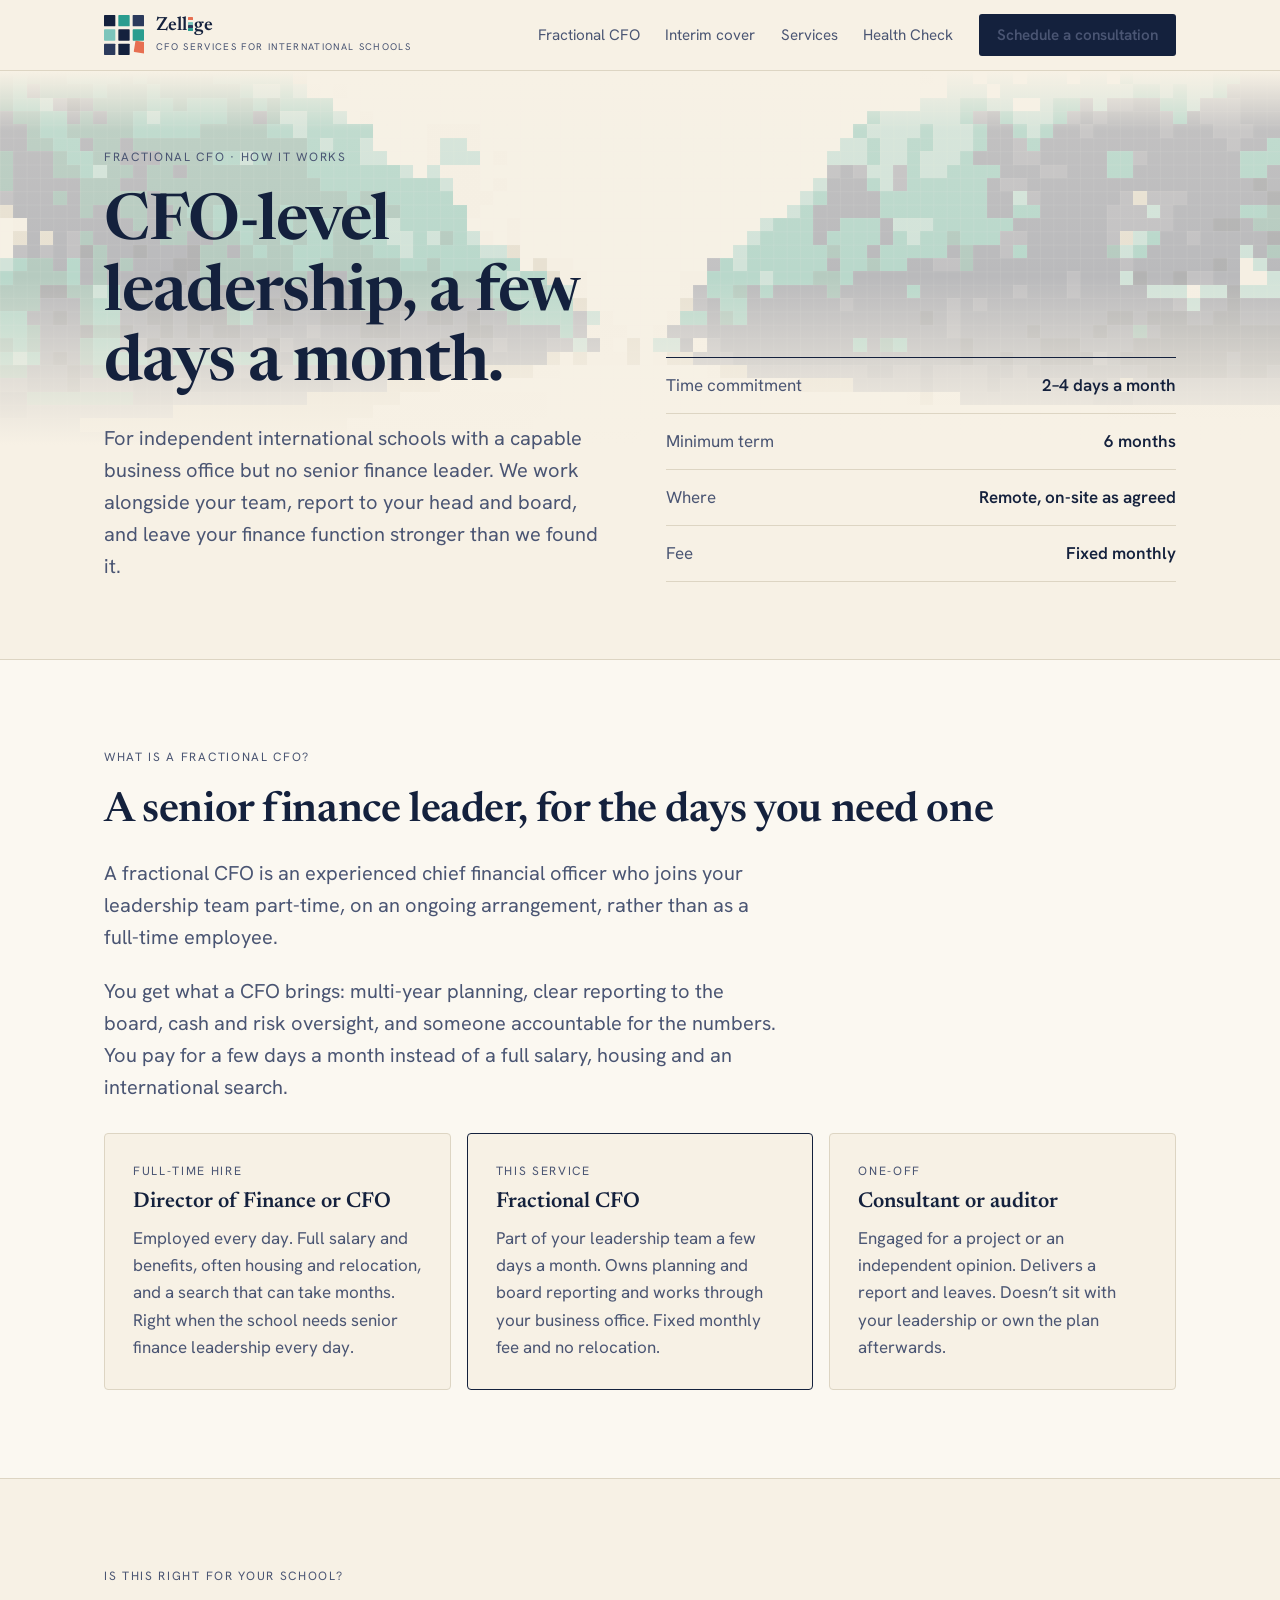
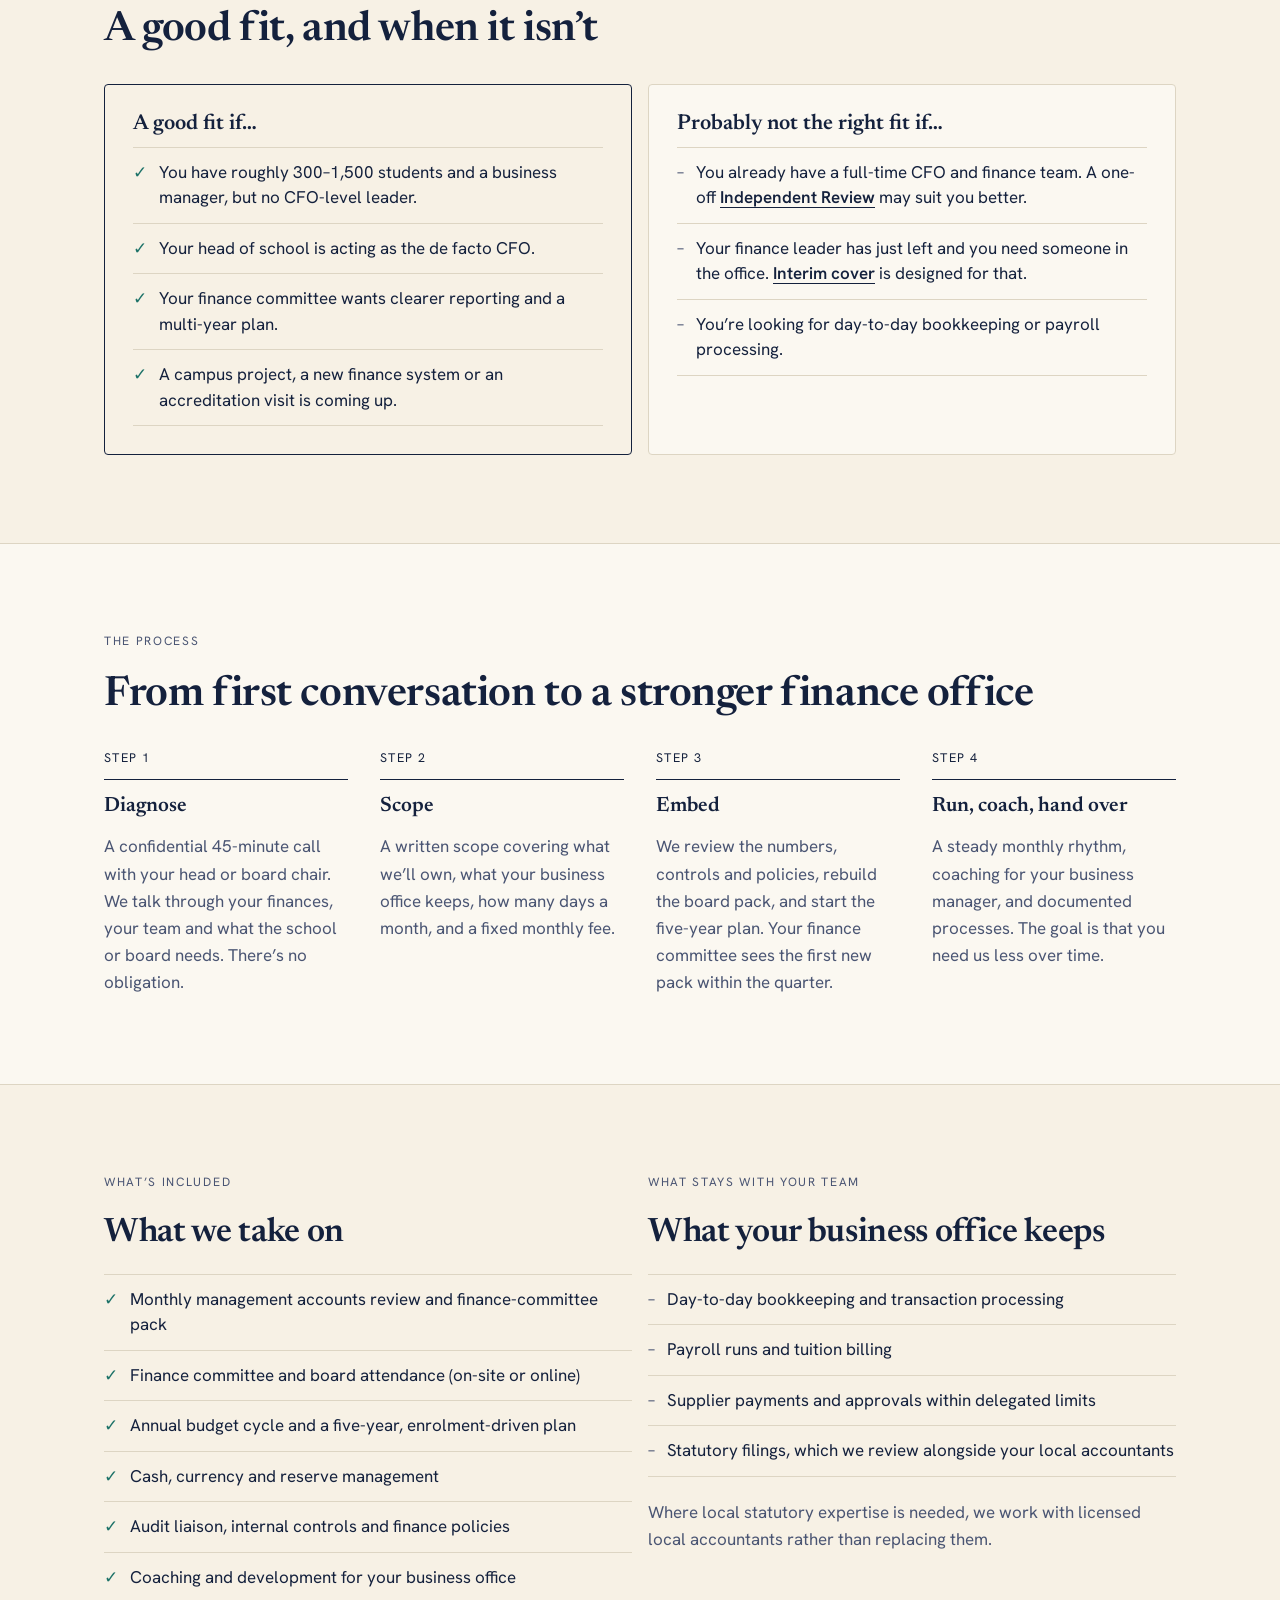
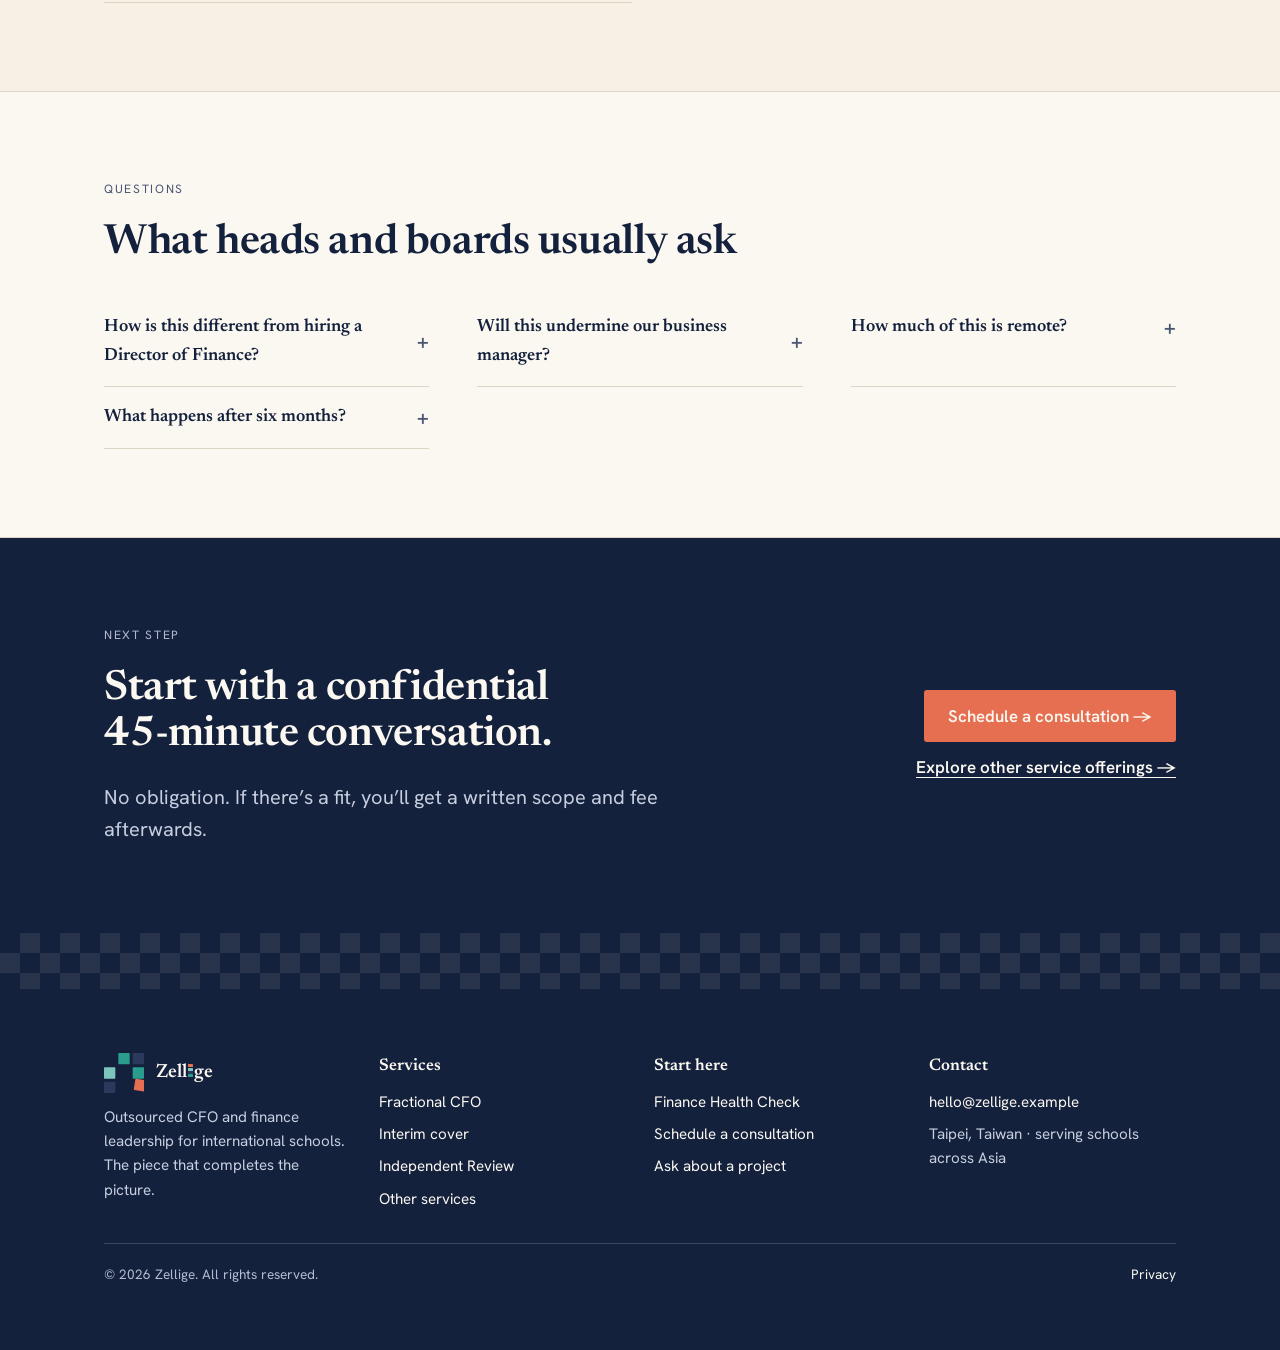
<file: fractional-cfo.html>
<!doctype html>
<html lang="en">
<head>
<meta charset="utf-8">
<meta name="viewport" content="width=device-width,initial-scale=1">
<title>Fractional CFO · Zellige</title>
<meta name="description" content="How fractional CFO support works for international schools: 2–4 days a month, board reporting, budget cycle and a five-year plan.">
<meta property="og:title" content="Fractional CFO · Zellige">
<meta property="og:description" content="How fractional CFO support works for international schools: 2–4 days a month, board reporting, budget cycle and a five-year plan.">
<meta property="og:type" content="website">
<meta name="theme-color" content="#14213D">
<link rel="icon" href="favicon.svg" type="image/svg+xml">
<link rel="preconnect" href="https://fonts.googleapis.com">
<link rel="preconnect" href="https://fonts.gstatic.com" crossorigin>
<link rel="stylesheet" href="https://fonts.googleapis.com/css2?family=Hanken+Grotesk:wght@400;500;600&family=Newsreader:ital,opsz,wght@0,6..72,400;0,6..72,500;0,6..72,600;0,6..72,700;1,6..72,400&display=swap">
<link rel="stylesheet" href="styles.css">
</head>
<body>
<header class="site-head">
<div class="wrap head-in">
<a class="lockup" href="index.html" aria-label="Zellige, home"><svg viewBox="0 0 120 120" aria-hidden="true"><rect x="0" y="0" width="34" height="34" rx="2" fill="#14213D"/><rect x="43" y="0" width="34" height="34" rx="2" fill="#2A9D8F"/><rect x="86" y="0" width="34" height="34" rx="2" fill="#2B3A5C"/><rect x="0" y="43" width="34" height="34" rx="2" fill="#7CC5BB"/><rect x="43" y="43" width="34" height="34" rx="2" fill="#14213D"/><rect x="86" y="43" width="34" height="34" rx="2" fill="#2A9D8F"/><rect x="0" y="86" width="34" height="34" rx="2" fill="#2B3A5C"/><rect x="43" y="86" width="34" height="34" rx="2" fill="#14213D"/><rect x="96" y="90" width="34" height="34" rx="2" fill="#E76F51" transform="rotate(9 113 107) translate(-6 -10)"/></svg><span><span class="name">Zell<span class="zi" aria-hidden="true"><s></s><b></b><b></b><b></b></span>ge</span><span class="desc">CFO services for international schools</span></span></a>
<nav class="nav" aria-label="Main">
<a class="hide-sm" href="fractional-cfo.html">Fractional CFO</a>
<a class="hide-sm" href="interim-cover.html">Interim cover</a>
<a class="hide-sm" href="services.html">Services</a>
<a href="health-check.html">Health Check</a>
<a class="btn" href="contact-cfo.html">Schedule a consultation</a>
</nav>
</div>
</header>
<main>
<section class="hero">
<div class="wrap hero-grid">
<div class="stack">
<span class="eyebrow">Fractional CFO · How it works</span>
<h1>CFO-level leadership, a few days a month.</h1>
<p class="lede">For independent international schools with a capable business office but no senior finance leader. We work alongside your team, report to your head and board, and leave your finance function stronger than we found it.</p>
</div>
<div class="facts"><div><span>Time commitment</span><span>2–4 days a month</span></div><div><span>Minimum term</span><span>6 months</span></div><div><span>Where</span><span>Remote, on-site as agreed</span></div><div><span>Fee</span><span>Fixed monthly</span></div></div>
</div>
</section>

<section class="band">
<div class="wrap stack">
<span class="eyebrow">What is a fractional CFO?</span>
<h2>A senior finance leader, for the days you need one</h2>
<p class="lede">A fractional CFO is an experienced chief financial officer who joins your leadership team part-time, on an ongoing arrangement, rather than as a full-time employee.</p>
<p class="lede">You get what a CFO brings: multi-year planning, clear reporting to the board, cash and risk oversight, and someone accountable for the numbers. You pay for a few days a month instead of a full salary, housing and an international search.</p>
<div class="grid g3" style="margin-top:8px">
<div class="card"><span class="eyebrow">Full-time hire</span><h3>Director of Finance or CFO</h3><p class="muted">Employed every day. Full salary and benefits, often housing and relocation, and a search that can take months. Right when the school needs senior finance leadership every day.</p></div>
<div class="card strong"><span class="eyebrow">This service</span><h3>Fractional CFO</h3><p class="muted">Part of your leadership team a few days a month. Owns planning and board reporting and works through your business office. Fixed monthly fee and no relocation.</p></div>
<div class="card"><span class="eyebrow">One-off</span><h3>Consultant or auditor</h3><p class="muted">Engaged for a project or an independent opinion. Delivers a report and leaves. Doesn’t sit with your leadership or own the plan afterwards.</p></div>
</div>
</div>
</section>

<section>
<div class="wrap stack">
<span class="eyebrow">Is this right for your school?</span>
<h2>A good fit, and when it isn’t</h2>
<div class="grid g2" style="margin-top:8px">
<div class="card strong">
<h3>A good fit if…</h3>
<div class="list">
<div><span class="mark">✓</span><span>You have roughly 300–1,500 students and a business manager, but no CFO-level leader.</span></div>
<div><span class="mark">✓</span><span>Your head of school is acting as the de facto CFO.</span></div>
<div><span class="mark">✓</span><span>Your finance committee wants clearer reporting and a multi-year plan.</span></div>
<div><span class="mark">✓</span><span>A campus project, a new finance system or an accreditation visit is coming up.</span></div>
</div>
</div>
<div class="card">
<h3>Probably not the right fit if…</h3>
<div class="list">
<div><span class="minus">–</span><span>You already have a full-time CFO and finance team. A one-off <a class="link" href="contact-review.html">Independent Review</a> may suit you better.</span></div>
<div><span class="minus">–</span><span>Your finance leader has just left and you need someone in the office. <a class="link" href="interim-cover.html">Interim cover</a> is designed for that.</span></div>
<div><span class="minus">–</span><span>You’re looking for day-to-day bookkeeping or payroll processing.</span></div>
</div>
</div>
</div>
</div>
</section>

<section class="band">
<div class="wrap stack">
<span class="eyebrow">The process</span>
<h2>From first conversation to a stronger finance office</h2>
<div class="steps" style="margin-top:8px">
<div class="step"><span class="n">Step 1</span><span class="t">Diagnose</span><p class="muted">A confidential 45-minute call with your head or board chair. We talk through your finances, your team and what the school or board needs. There’s no obligation.</p></div><div class="step"><span class="n">Step 2</span><span class="t">Scope</span><p class="muted">A written scope covering what we’ll own, what your business office keeps, how many days a month, and a fixed monthly fee.</p></div><div class="step"><span class="n">Step 3</span><span class="t">Embed</span><p class="muted">We review the numbers, controls and policies, rebuild the board pack, and start the five-year plan. Your finance committee sees the first new pack within the quarter.</p></div><div class="step"><span class="n">Step 4</span><span class="t">Run, coach, hand over</span><p class="muted">A steady monthly rhythm, coaching for your business manager, and documented processes. The goal is that you need us less over time.</p></div>
</div>
</div>
</section>

<section>
<div class="wrap grid g2">
<div class="stack">
<span class="eyebrow">What’s included</span>
<h2 style="font-size:clamp(1.5rem,3vw,2.1rem)">What we take on</h2>
<div class="list">
<div><span class="mark">✓</span><span>Monthly management accounts review and finance-committee pack</span></div>
<div><span class="mark">✓</span><span>Finance committee and board attendance (on-site or online)</span></div>
<div><span class="mark">✓</span><span>Annual budget cycle and a five-year, enrolment-driven plan</span></div>
<div><span class="mark">✓</span><span>Cash, currency and reserve management</span></div>
<div><span class="mark">✓</span><span>Audit liaison, internal controls and finance policies</span></div>
<div><span class="mark">✓</span><span>Coaching and development for your business office</span></div>
</div>
</div>
<div class="stack">
<span class="eyebrow">What stays with your team</span>
<h2 style="font-size:clamp(1.5rem,3vw,2.1rem)">What your business office keeps</h2>
<div class="list">
<div><span class="minus">–</span><span>Day-to-day bookkeeping and transaction processing</span></div>
<div><span class="minus">–</span><span>Payroll runs and tuition billing</span></div>
<div><span class="minus">–</span><span>Supplier payments and approvals within delegated limits</span></div>
<div><span class="minus">–</span><span>Statutory filings, which we review alongside your local accountants</span></div>
</div>
<p class="muted">Where local statutory expertise is needed, we work with licensed local accountants rather than replacing them.</p>
</div>
</div>
</section>

<section class="band">
<div class="wrap stack">
<span class="eyebrow">Questions</span>
<h2>What heads and boards usually ask</h2>
<div class="grid g2" style="margin-top:8px;gap:0 48px">
<details><summary>How is this different from hiring a Director of Finance?</summary><p>You get senior strategic finance for the days you need it, without a full-time salary, a housing and relocation package or a long search. Many schools use a fractional arrangement until they’re ready to hire, and we can help you recruit and hand over.</p></details><details><summary>Will this undermine our business manager?</summary><p>No. The business manager keeps running operations. We add the strategic layer and coach them, so the capability stays in the school.</p></details><details><summary>How much of this is remote?</summary><p>Most of it. We’re on-site for key board and finance-committee meetings and budget workshops. Travel is agreed in the scope.</p></details><details><summary>What happens after six months?</summary><p>We review together. You can continue, reduce the days, or move to a permanent hire with a structured handover.</p></details>
</div>
</div>
</section>
<section class="dark">
<div class="wrap cta-band">
<div class="stack" style="max-width:56ch">
<span class="eyebrow">Next step</span>
<h2>Start with a confidential 45-minute conversation.</h2>
<p class="lede">No obligation. If there’s a fit, you’ll get a written scope and fee afterwards.</p>
</div>
<div class="cta-actions">
<a class="btn btn-coral btn-lg" href="contact-cfo.html">Schedule a consultation →</a>
<a class="link" href="services.html" style="color:#FBF8F1">Explore other service offerings →</a>
</div>
</div>
</section>
</main>
<div class="mosaic-strip" aria-hidden="true"></div>
<footer class="site-foot">
<div class="wrap">
<div class="foot-grid">
<div>
<a class="lockup" href="index.html" style="color:#FBF8F1" aria-label="Zellige, home"><svg viewBox="0 0 120 120" aria-hidden="true"><rect x="0" y="0" width="34" height="34" rx="2" fill="#14213D"/><rect x="43" y="0" width="34" height="34" rx="2" fill="#2A9D8F"/><rect x="86" y="0" width="34" height="34" rx="2" fill="#2B3A5C"/><rect x="0" y="43" width="34" height="34" rx="2" fill="#7CC5BB"/><rect x="43" y="43" width="34" height="34" rx="2" fill="#14213D"/><rect x="86" y="43" width="34" height="34" rx="2" fill="#2A9D8F"/><rect x="0" y="86" width="34" height="34" rx="2" fill="#2B3A5C"/><rect x="43" y="86" width="34" height="34" rx="2" fill="#14213D"/><rect x="96" y="90" width="34" height="34" rx="2" fill="#E76F51" transform="rotate(9 113 107) translate(-6 -10)"/></svg><span><span class="name">Zell<span class="zi" aria-hidden="true"><s></s><b></b><b></b><b></b></span>ge</span></span></a>
<p style="margin-top:12px;max-width:34ch">Outsourced CFO and finance leadership for international schools. The piece that completes the picture.</p>
</div>
<div><h4>Services</h4><div class="foot-links">
<a href="fractional-cfo.html">Fractional CFO</a>
<a href="interim-cover.html">Interim cover</a>
<a href="contact-review.html">Independent Review</a>
<a href="services.html">Other services</a>
</div></div>
<div><h4>Start here</h4><div class="foot-links">
<a href="health-check.html">Finance Health Check</a>
<a href="contact-cfo.html">Schedule a consultation</a>
<a href="contact-services.html">Ask about a project</a>
</div></div>
<div><h4>Contact</h4><div class="foot-links">
<a href="mailto:hello@zellige.example">hello@zellige.example</a>
<span>Taipei, Taiwan · serving schools across Asia</span>
</div></div>
</div>
<div class="foot-note"><span>© 2026 Zellige. All rights reserved.</span><span><a href="privacy.html">Privacy</a></span></div>
</div>
</footer>
<script src="site.js"></script>
</body>
</html>
</file>
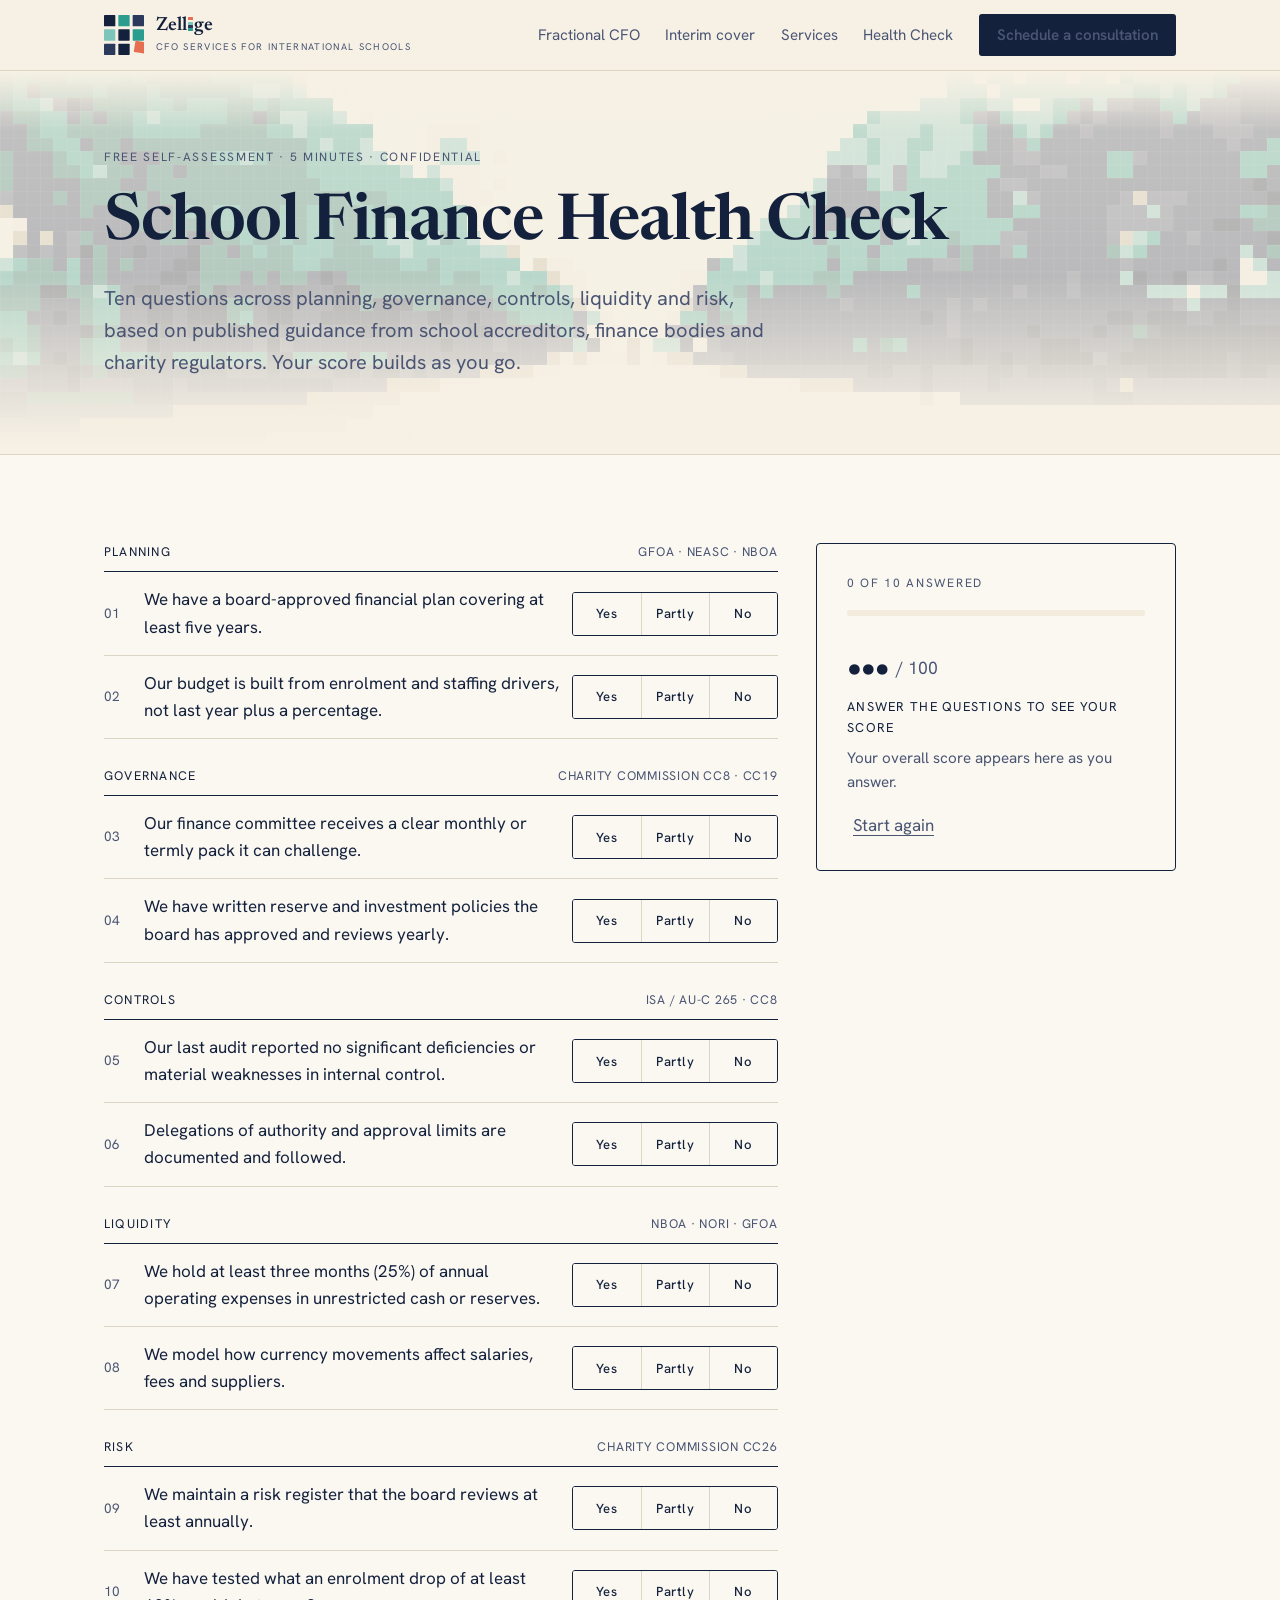
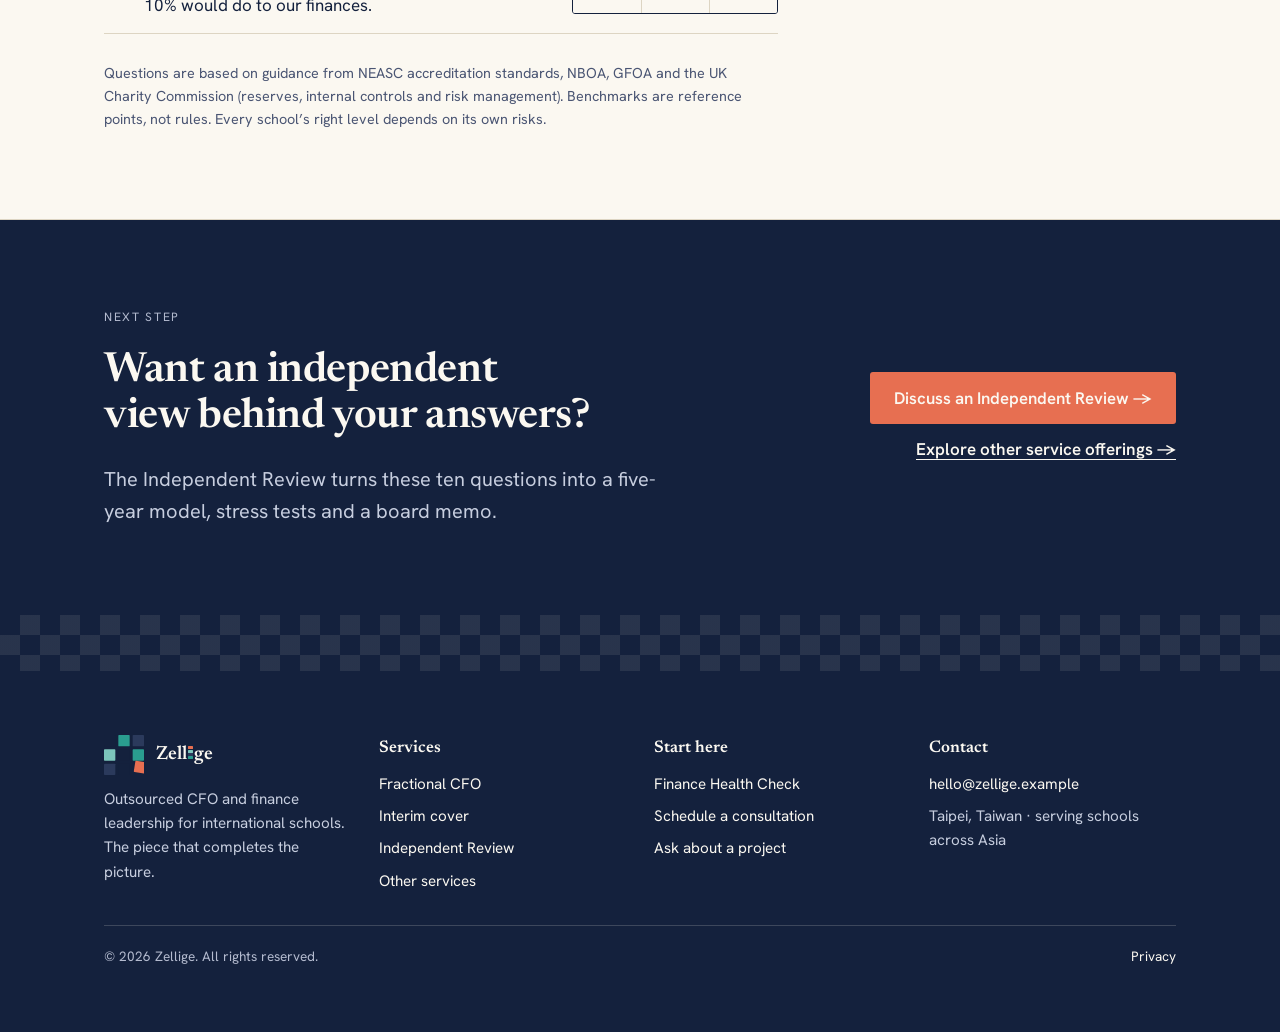
<file: health-check.html>
<!doctype html>
<html lang="en">
<head>
<meta charset="utf-8">
<meta name="viewport" content="width=device-width,initial-scale=1">
<title>Finance Health Check · Zellige</title>
<meta name="description" content="Ten questions on planning, governance, controls, liquidity and risk. Score your school’s finance function in five minutes.">
<meta property="og:title" content="Finance Health Check · Zellige">
<meta property="og:description" content="Ten questions on planning, governance, controls, liquidity and risk. Score your school’s finance function in five minutes.">
<meta property="og:type" content="website">
<meta name="theme-color" content="#14213D">
<link rel="icon" href="favicon.svg" type="image/svg+xml">
<link rel="preconnect" href="https://fonts.googleapis.com">
<link rel="preconnect" href="https://fonts.gstatic.com" crossorigin>
<link rel="stylesheet" href="https://fonts.googleapis.com/css2?family=Hanken+Grotesk:wght@400;500;600&family=Newsreader:ital,opsz,wght@0,6..72,400;0,6..72,500;0,6..72,600;0,6..72,700;1,6..72,400&display=swap">
<link rel="stylesheet" href="styles.css">
</head>
<body>
<header class="site-head">
<div class="wrap head-in">
<a class="lockup" href="index.html" aria-label="Zellige, home"><svg viewBox="0 0 120 120" aria-hidden="true"><rect x="0" y="0" width="34" height="34" rx="2" fill="#14213D"/><rect x="43" y="0" width="34" height="34" rx="2" fill="#2A9D8F"/><rect x="86" y="0" width="34" height="34" rx="2" fill="#2B3A5C"/><rect x="0" y="43" width="34" height="34" rx="2" fill="#7CC5BB"/><rect x="43" y="43" width="34" height="34" rx="2" fill="#14213D"/><rect x="86" y="43" width="34" height="34" rx="2" fill="#2A9D8F"/><rect x="0" y="86" width="34" height="34" rx="2" fill="#2B3A5C"/><rect x="43" y="86" width="34" height="34" rx="2" fill="#14213D"/><rect x="96" y="90" width="34" height="34" rx="2" fill="#E76F51" transform="rotate(9 113 107) translate(-6 -10)"/></svg><span><span class="name">Zell<span class="zi" aria-hidden="true"><s></s><b></b><b></b><b></b></span>ge</span><span class="desc">CFO services for international schools</span></span></a>
<nav class="nav" aria-label="Main">
<a class="hide-sm" href="fractional-cfo.html">Fractional CFO</a>
<a class="hide-sm" href="interim-cover.html">Interim cover</a>
<a class="hide-sm" href="services.html">Services</a>
<a href="health-check.html">Health Check</a>
<a class="btn" href="contact-cfo.html">Schedule a consultation</a>
</nav>
</div>
</header>
<main>
<section class="hero">
<div class="wrap stack">
<span class="eyebrow">Free self-assessment · 5 minutes · Confidential</span>
<h1>School Finance Health Check</h1>
<p class="lede">Ten questions across planning, governance, controls, liquidity and risk, based on published guidance from school accreditors, finance bodies and charity regulators. Your score builds as you go.</p>
</div>
</section>

<section class="band">
<div class="wrap hc-grid">
<div>
<div class="area">
<div class="area-head"><span>Planning</span><span class="src">GFOA · NEASC · NBOA</span></div>
<div class="q">
<span class="num">01</span>
<span>We have a board-approved financial plan covering at least five years.</span>
<div class="opts" role="radiogroup" aria-label="We have a board-approved financial plan covering at least five years.">
<button type="button" role="radio" aria-checked="false" data-q="0" data-v="2">Yes</button>
<button type="button" role="radio" aria-checked="false" data-q="0" data-v="1">Partly</button>
<button type="button" role="radio" aria-checked="false" data-q="0" data-v="0">No</button>
</div>
</div><div class="q">
<span class="num">02</span>
<span>Our budget is built from enrolment and staffing drivers, not last year plus a percentage.</span>
<div class="opts" role="radiogroup" aria-label="Our budget is built from enrolment and staffing drivers, not last year plus a percentage.">
<button type="button" role="radio" aria-checked="false" data-q="1" data-v="2">Yes</button>
<button type="button" role="radio" aria-checked="false" data-q="1" data-v="1">Partly</button>
<button type="button" role="radio" aria-checked="false" data-q="1" data-v="0">No</button>
</div>
</div>
</div><div class="area">
<div class="area-head"><span>Governance</span><span class="src">Charity Commission CC8 · CC19</span></div>
<div class="q">
<span class="num">03</span>
<span>Our finance committee receives a clear monthly or termly pack it can challenge.</span>
<div class="opts" role="radiogroup" aria-label="Our finance committee receives a clear monthly or termly pack it can challenge.">
<button type="button" role="radio" aria-checked="false" data-q="2" data-v="2">Yes</button>
<button type="button" role="radio" aria-checked="false" data-q="2" data-v="1">Partly</button>
<button type="button" role="radio" aria-checked="false" data-q="2" data-v="0">No</button>
</div>
</div><div class="q">
<span class="num">04</span>
<span>We have written reserve and investment policies the board has approved and reviews yearly.</span>
<div class="opts" role="radiogroup" aria-label="We have written reserve and investment policies the board has approved and reviews yearly.">
<button type="button" role="radio" aria-checked="false" data-q="3" data-v="2">Yes</button>
<button type="button" role="radio" aria-checked="false" data-q="3" data-v="1">Partly</button>
<button type="button" role="radio" aria-checked="false" data-q="3" data-v="0">No</button>
</div>
</div>
</div><div class="area">
<div class="area-head"><span>Controls</span><span class="src">ISA / AU-C 265 · CC8</span></div>
<div class="q">
<span class="num">05</span>
<span>Our last audit reported no significant deficiencies or material weaknesses in internal control.</span>
<div class="opts" role="radiogroup" aria-label="Our last audit reported no significant deficiencies or material weaknesses in internal control.">
<button type="button" role="radio" aria-checked="false" data-q="4" data-v="2">Yes</button>
<button type="button" role="radio" aria-checked="false" data-q="4" data-v="1">Partly</button>
<button type="button" role="radio" aria-checked="false" data-q="4" data-v="0">No</button>
</div>
</div><div class="q">
<span class="num">06</span>
<span>Delegations of authority and approval limits are documented and followed.</span>
<div class="opts" role="radiogroup" aria-label="Delegations of authority and approval limits are documented and followed.">
<button type="button" role="radio" aria-checked="false" data-q="5" data-v="2">Yes</button>
<button type="button" role="radio" aria-checked="false" data-q="5" data-v="1">Partly</button>
<button type="button" role="radio" aria-checked="false" data-q="5" data-v="0">No</button>
</div>
</div>
</div><div class="area">
<div class="area-head"><span>Liquidity</span><span class="src">NBOA · NORI · GFOA</span></div>
<div class="q">
<span class="num">07</span>
<span>We hold at least three months (25%) of annual operating expenses in unrestricted cash or reserves.</span>
<div class="opts" role="radiogroup" aria-label="We hold at least three months (25%) of annual operating expenses in unrestricted cash or reserves.">
<button type="button" role="radio" aria-checked="false" data-q="6" data-v="2">Yes</button>
<button type="button" role="radio" aria-checked="false" data-q="6" data-v="1">Partly</button>
<button type="button" role="radio" aria-checked="false" data-q="6" data-v="0">No</button>
</div>
</div><div class="q">
<span class="num">08</span>
<span>We model how currency movements affect salaries, fees and suppliers.</span>
<div class="opts" role="radiogroup" aria-label="We model how currency movements affect salaries, fees and suppliers.">
<button type="button" role="radio" aria-checked="false" data-q="7" data-v="2">Yes</button>
<button type="button" role="radio" aria-checked="false" data-q="7" data-v="1">Partly</button>
<button type="button" role="radio" aria-checked="false" data-q="7" data-v="0">No</button>
</div>
</div>
</div><div class="area">
<div class="area-head"><span>Risk</span><span class="src">Charity Commission CC26</span></div>
<div class="q">
<span class="num">09</span>
<span>We maintain a risk register that the board reviews at least annually.</span>
<div class="opts" role="radiogroup" aria-label="We maintain a risk register that the board reviews at least annually.">
<button type="button" role="radio" aria-checked="false" data-q="8" data-v="2">Yes</button>
<button type="button" role="radio" aria-checked="false" data-q="8" data-v="1">Partly</button>
<button type="button" role="radio" aria-checked="false" data-q="8" data-v="0">No</button>
</div>
</div><div class="q">
<span class="num">10</span>
<span>We have tested what an enrolment drop of at least 10% would do to our finances.</span>
<div class="opts" role="radiogroup" aria-label="We have tested what an enrolment drop of at least 10% would do to our finances.">
<button type="button" role="radio" aria-checked="false" data-q="9" data-v="2">Yes</button>
<button type="button" role="radio" aria-checked="false" data-q="9" data-v="1">Partly</button>
<button type="button" role="radio" aria-checked="false" data-q="9" data-v="0">No</button>
</div>
</div>
</div>
<p class="muted" style="font-size:.9rem">Questions are based on guidance from NEASC accreditation standards, NBOA, GFOA and the UK Charity Commission (reserves, internal controls and risk management). Benchmarks are reference points, not rules. Every school’s right level depends on its own risks.</p>
</div>

<aside class="score" id="score">
<span class="eyebrow" id="progress">0 of 10 answered</span>
<div class="bar"><i id="progressFill"></i></div>
<div class="stack" style="gap:8px">
<div style="display:flex;align-items:baseline;gap:6px"><span class="big" id="scoreText">…</span><span class="muted" style="font-size:1.1rem">/ 100</span></div>
<span style="font-size:.8rem;letter-spacing:.1em;text-transform:uppercase" id="band">Answer the questions to see your score</span>
<p class="muted" style="font-size:.95rem" id="advice">Your overall score appears here as you answer.</p>
</div>

<div class="locked" id="locked" hidden>
<span class="eyebrow">Breakdown by area</span>
<div class="blur" aria-hidden="true">
<div class="row"><span>Planning</span><i style="width:75%"></i></div>
<div class="row"><span>Governance</span><i style="width:50%"></i></div>
<div class="row"><span>Controls</span><i style="width:100%"></i></div>
<div class="row"><span>Liquidity</span><i style="width:25%"></i></div>
<div class="row"><span>Risk</span><i style="width:50%"></i></div>
<span style="font-size:.9rem">Your most exposed area, and the first three things to fix.</span>
</div>
<div class="over"><div><span class="t">In the consultation call</span><span class="muted" id="lockNote">Book a short call below to see the detail.</span></div></div>
</div>

<div id="hcForm" hidden>
<form class="live" novalidate data-form>
<div class="stack" style="border-top:1px solid var(--line);padding-top:18px">
<h2 style="font-size:1.35rem">Want the detail behind your score?</h2>
<p class="muted" style="font-size:.95rem">The breakdown by area, where you’re most exposed and what to fix first are covered in a short, confidential consultation call. No obligation.</p>
<div><label for="name">Name</label><input id="name" name="name" autocomplete="name" required></div>
<div><label for="email">Work email</label><input id="email" name="email" type="email" autocomplete="email" required></div>
<div><label for="role">Your role</label><select id="role" name="role"><option>Head of School</option><option>Board chair / Finance committee</option><option>Business Manager / Director of Finance</option><option>Owner / Investor</option><option>Other</option></select></div>
<div><label for="school">School</label><input id="school" name="school" autocomplete="organization" required></div>
<div><label for="city">City</label><select id="city" name="city" required><option value="" disabled selected>Select a city</option><optgroup label="Taiwan"><option>Taipei</option><option>Taichung</option><option>Kaohsiung</option><option>Hsinchu</option></optgroup><optgroup label="Hong Kong SAR"><option>Hong Kong</option></optgroup><optgroup label="Mainland China"><option>Beijing</option><option>Shanghai</option><option>Shenzhen</option><option>Guangzhou</option><option>Suzhou</option></optgroup><optgroup label="Japan"><option>Tokyo</option><option>Yokohama</option><option>Osaka</option><option>Kobe</option></optgroup><optgroup label="South Korea"><option>Seoul</option><option>Busan</option></optgroup><optgroup label="Singapore"><option>Singapore</option></optgroup><optgroup label="Malaysia"><option>Kuala Lumpur</option><option>Penang</option><option>Johor Bahru</option></optgroup><optgroup label="Thailand"><option>Bangkok</option><option>Chiang Mai</option><option>Phuket</option></optgroup><optgroup label="Vietnam"><option>Ho Chi Minh City</option><option>Hanoi</option></optgroup><optgroup label="Indonesia"><option>Jakarta</option><option>Bali</option><option>Surabaya</option></optgroup><optgroup label="Philippines"><option>Manila</option></optgroup><optgroup label="Cambodia"><option>Phnom Penh</option></optgroup><optgroup label="Myanmar"><option>Yangon</option></optgroup><optgroup label="Mongolia"><option>Ulaanbaatar</option></optgroup><optgroup label="India"><option>Mumbai</option><option>Delhi</option><option>Bengaluru</option></optgroup><option>Other</option></select></div>
<input type="hidden" name="score" id="hcScore"><input type="hidden" name="answers" id="hcAnswers">
<button class="btn btn-coral btn-lg" type="submit">Book my consultation call →</button>
<span class="muted" style="font-size:.85rem">Your answers are shared only with us and used only to prepare our conversation.</span>
</div>
</form>
<div class="sent">
<span class="eyebrow">Request received</span>
<h2 style="font-size:1.35rem">Thank you. We’ll be in touch to arrange a time.</h2>
<p class="muted" style="font-size:.95rem">We’ll email you with a few times in your time zone and bring your full breakdown to the call.</p>
</div>
</div>

<button class="link" type="button" id="hcReset" style="background:none;border:0;cursor:pointer;font:inherit;color:var(--muted);text-decoration:underline;align-self:flex-start">Start again</button>
</aside>
</div>
</section>
<section class="dark">
<div class="wrap cta-band">
<div class="stack" style="max-width:56ch">
<span class="eyebrow">Next step</span>
<h2>Want an independent view behind your answers?</h2>
<p class="lede">The Independent Review turns these ten questions into a five-year model, stress tests and a board memo.</p>
</div>
<div class="cta-actions">
<a class="btn btn-coral btn-lg" href="contact-review.html">Discuss an Independent Review →</a>
<a class="link" href="services.html" style="color:#FBF8F1">Explore other service offerings →</a>
</div>
</div>
</section>
</main>
<div class="mosaic-strip" aria-hidden="true"></div>
<footer class="site-foot">
<div class="wrap">
<div class="foot-grid">
<div>
<a class="lockup" href="index.html" style="color:#FBF8F1" aria-label="Zellige, home"><svg viewBox="0 0 120 120" aria-hidden="true"><rect x="0" y="0" width="34" height="34" rx="2" fill="#14213D"/><rect x="43" y="0" width="34" height="34" rx="2" fill="#2A9D8F"/><rect x="86" y="0" width="34" height="34" rx="2" fill="#2B3A5C"/><rect x="0" y="43" width="34" height="34" rx="2" fill="#7CC5BB"/><rect x="43" y="43" width="34" height="34" rx="2" fill="#14213D"/><rect x="86" y="43" width="34" height="34" rx="2" fill="#2A9D8F"/><rect x="0" y="86" width="34" height="34" rx="2" fill="#2B3A5C"/><rect x="43" y="86" width="34" height="34" rx="2" fill="#14213D"/><rect x="96" y="90" width="34" height="34" rx="2" fill="#E76F51" transform="rotate(9 113 107) translate(-6 -10)"/></svg><span><span class="name">Zell<span class="zi" aria-hidden="true"><s></s><b></b><b></b><b></b></span>ge</span></span></a>
<p style="margin-top:12px;max-width:34ch">Outsourced CFO and finance leadership for international schools. The piece that completes the picture.</p>
</div>
<div><h4>Services</h4><div class="foot-links">
<a href="fractional-cfo.html">Fractional CFO</a>
<a href="interim-cover.html">Interim cover</a>
<a href="contact-review.html">Independent Review</a>
<a href="services.html">Other services</a>
</div></div>
<div><h4>Start here</h4><div class="foot-links">
<a href="health-check.html">Finance Health Check</a>
<a href="contact-cfo.html">Schedule a consultation</a>
<a href="contact-services.html">Ask about a project</a>
</div></div>
<div><h4>Contact</h4><div class="foot-links">
<a href="mailto:hello@zellige.example">hello@zellige.example</a>
<span>Taipei, Taiwan · serving schools across Asia</span>
</div></div>
</div>
<div class="foot-note"><span>© 2026 Zellige. All rights reserved.</span><span><a href="privacy.html">Privacy</a></span></div>
</div>
</footer>
<script src="site.js"></script>
</body>
</html>
</file>
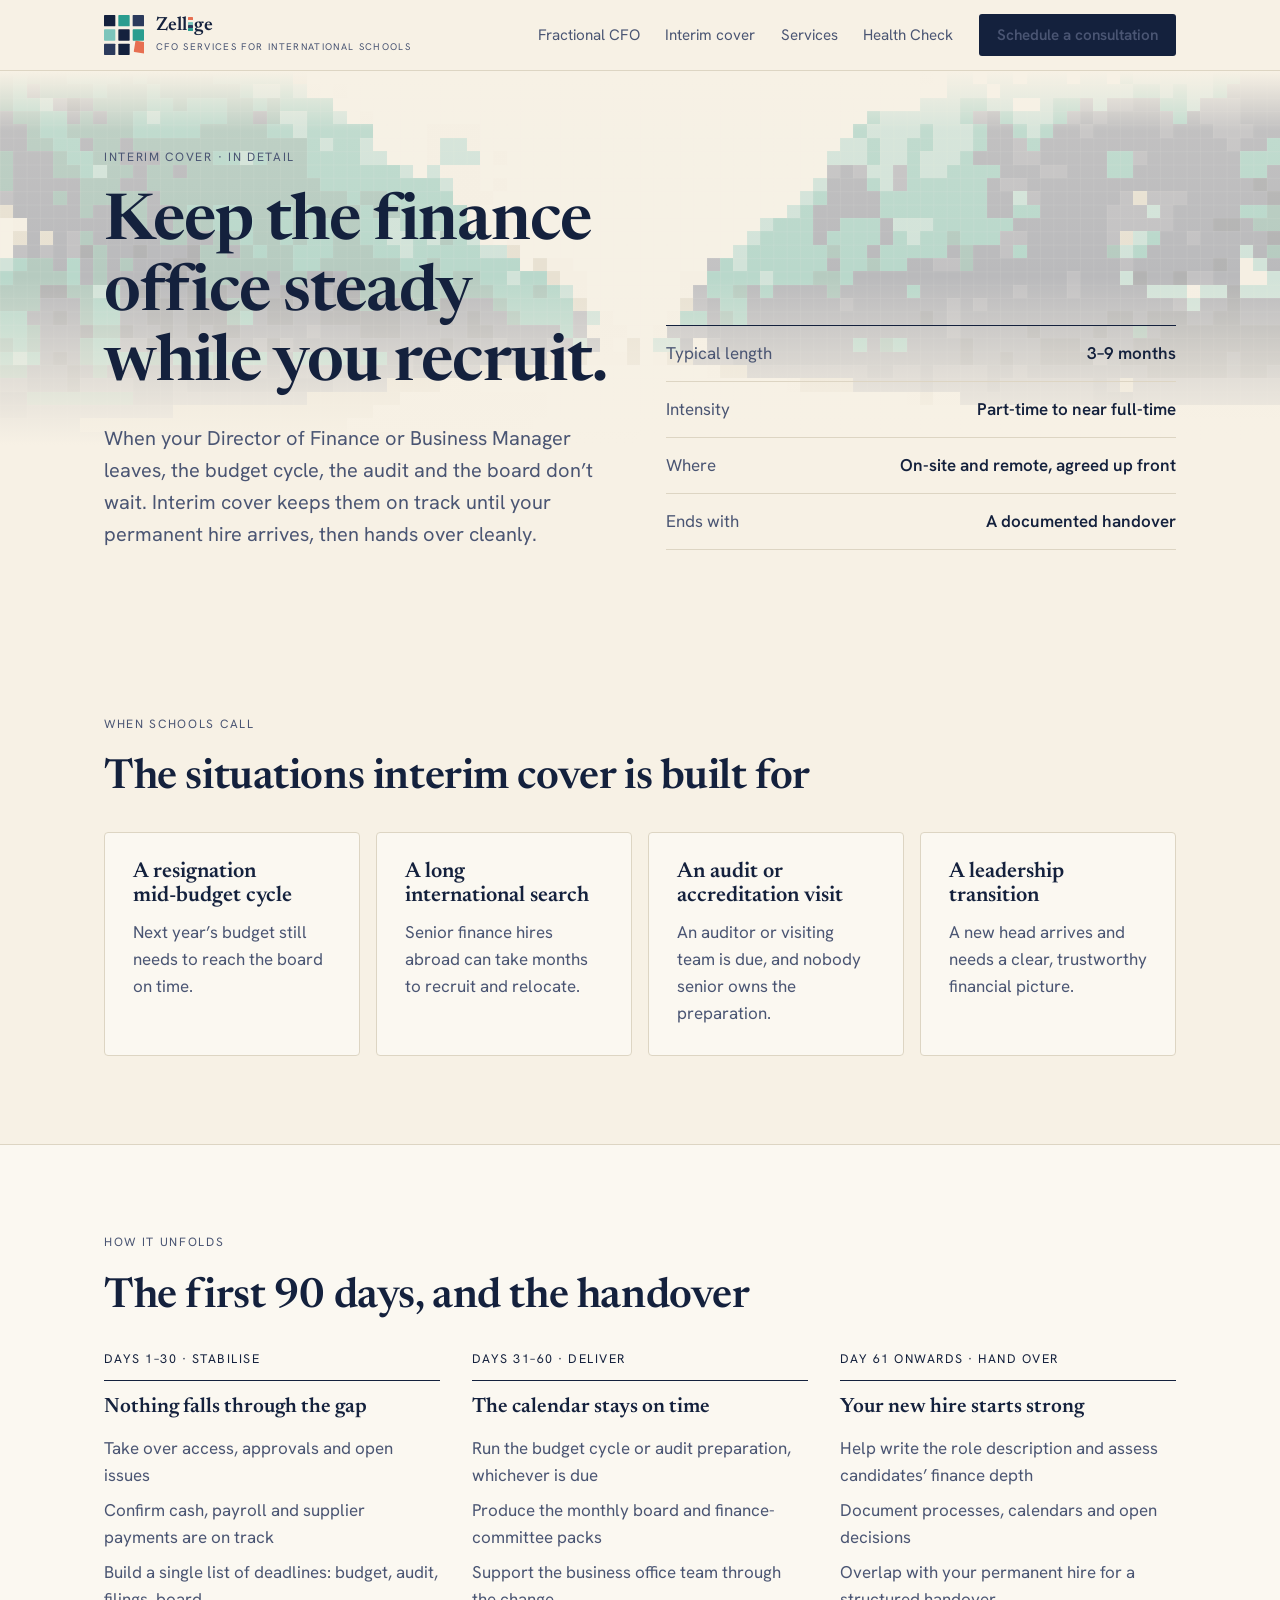
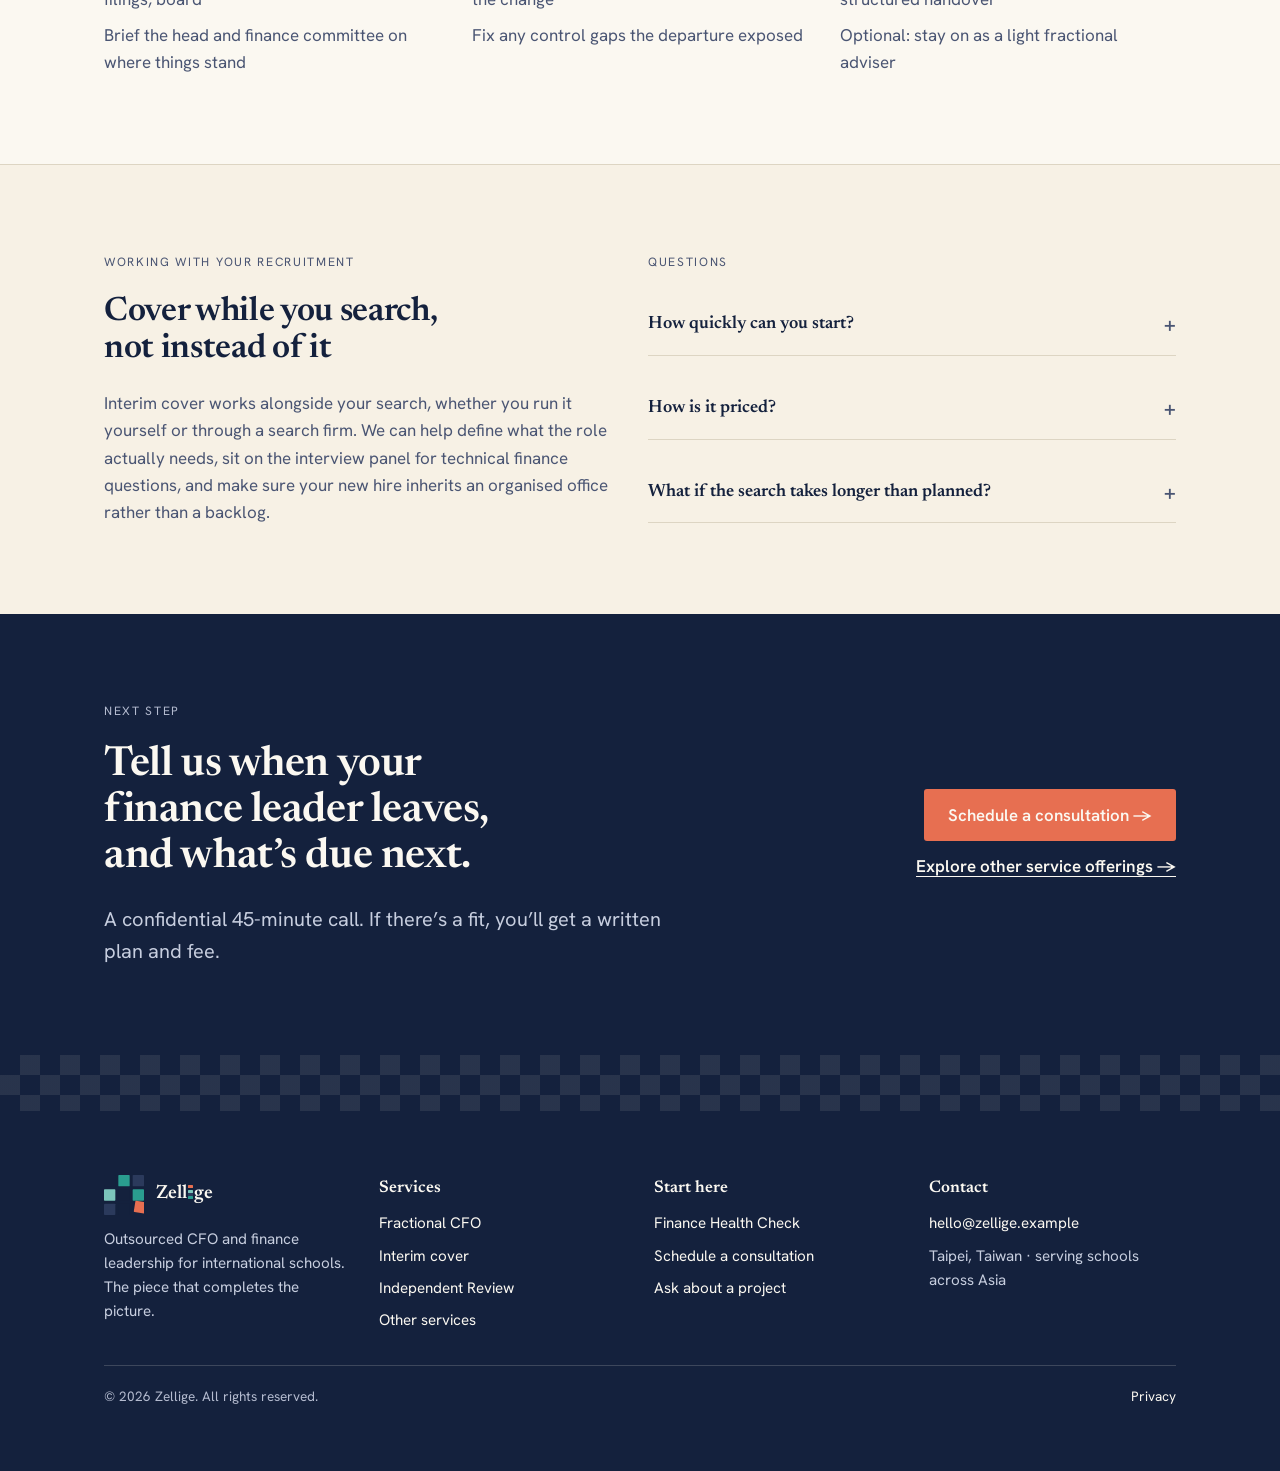
<file: interim-cover.html>
<!doctype html>
<html lang="en">
<head>
<meta charset="utf-8">
<meta name="viewport" content="width=device-width,initial-scale=1">
<title>Interim cover · Zellige</title>
<meta name="description" content="Interim finance leadership for international schools: 3–9 months of cover while you recruit, ending in a documented handover.">
<meta property="og:title" content="Interim cover · Zellige">
<meta property="og:description" content="Interim finance leadership for international schools: 3–9 months of cover while you recruit, ending in a documented handover.">
<meta property="og:type" content="website">
<meta name="theme-color" content="#14213D">
<link rel="icon" href="favicon.svg" type="image/svg+xml">
<link rel="preconnect" href="https://fonts.googleapis.com">
<link rel="preconnect" href="https://fonts.gstatic.com" crossorigin>
<link rel="stylesheet" href="https://fonts.googleapis.com/css2?family=Hanken+Grotesk:wght@400;500;600&family=Newsreader:ital,opsz,wght@0,6..72,400;0,6..72,500;0,6..72,600;0,6..72,700;1,6..72,400&display=swap">
<link rel="stylesheet" href="styles.css">
</head>
<body>
<header class="site-head">
<div class="wrap head-in">
<a class="lockup" href="index.html" aria-label="Zellige, home"><svg viewBox="0 0 120 120" aria-hidden="true"><rect x="0" y="0" width="34" height="34" rx="2" fill="#14213D"/><rect x="43" y="0" width="34" height="34" rx="2" fill="#2A9D8F"/><rect x="86" y="0" width="34" height="34" rx="2" fill="#2B3A5C"/><rect x="0" y="43" width="34" height="34" rx="2" fill="#7CC5BB"/><rect x="43" y="43" width="34" height="34" rx="2" fill="#14213D"/><rect x="86" y="43" width="34" height="34" rx="2" fill="#2A9D8F"/><rect x="0" y="86" width="34" height="34" rx="2" fill="#2B3A5C"/><rect x="43" y="86" width="34" height="34" rx="2" fill="#14213D"/><rect x="96" y="90" width="34" height="34" rx="2" fill="#E76F51" transform="rotate(9 113 107) translate(-6 -10)"/></svg><span><span class="name">Zell<span class="zi" aria-hidden="true"><s></s><b></b><b></b><b></b></span>ge</span><span class="desc">CFO services for international schools</span></span></a>
<nav class="nav" aria-label="Main">
<a class="hide-sm" href="fractional-cfo.html">Fractional CFO</a>
<a class="hide-sm" href="interim-cover.html">Interim cover</a>
<a class="hide-sm" href="services.html">Services</a>
<a href="health-check.html">Health Check</a>
<a class="btn" href="contact-cfo.html">Schedule a consultation</a>
</nav>
</div>
</header>
<main>
<section class="hero">
<div class="wrap hero-grid">
<div class="stack">
<span class="eyebrow">Interim cover · In detail</span>
<h1>Keep the finance office steady while you recruit.</h1>
<p class="lede">When your Director of Finance or Business Manager leaves, the budget cycle, the audit and the board don’t wait. Interim cover keeps them on track until your permanent hire arrives, then hands over cleanly.</p>
</div>
<div class="facts"><div><span>Typical length</span><span>3–9 months</span></div><div><span>Intensity</span><span>Part-time to near full-time</span></div><div><span>Where</span><span>On-site and remote, agreed up front</span></div><div><span>Ends with</span><span>A documented handover</span></div></div>
</div>
</section>

<section>
<div class="wrap stack">
<span class="eyebrow">When schools call</span>
<h2>The situations interim cover is built for</h2>
<div class="grid g4" style="margin-top:8px">
<div class="card"><h3>A resignation mid-budget cycle</h3><p class="muted">Next year’s budget still needs to reach the board on time.</p></div><div class="card"><h3>A long international search</h3><p class="muted">Senior finance hires abroad can take months to recruit and relocate.</p></div><div class="card"><h3>An audit or accreditation visit</h3><p class="muted">An auditor or visiting team is due, and nobody senior owns the preparation.</p></div><div class="card"><h3>A leadership transition</h3><p class="muted">A new head arrives and needs a clear, trustworthy financial picture.</p></div>
</div>
</div>
</section>

<section class="band">
<div class="wrap stack">
<span class="eyebrow">How it unfolds</span>
<h2>The first 90 days, and the handover</h2>
<div class="steps" style="margin-top:8px">
<div class="step"><span class="n">Days 1–30 · Stabilise</span><span class="t">Nothing falls through the gap</span><div class="stack" style="gap:8px"><span class="muted">Take over access, approvals and open issues</span><span class="muted">Confirm cash, payroll and supplier payments are on track</span><span class="muted">Build a single list of deadlines: budget, audit, filings, board</span><span class="muted">Brief the head and finance committee on where things stand</span></div></div><div class="step"><span class="n">Days 31–60 · Deliver</span><span class="t">The calendar stays on time</span><div class="stack" style="gap:8px"><span class="muted">Run the budget cycle or audit preparation, whichever is due</span><span class="muted">Produce the monthly board and finance-committee packs</span><span class="muted">Support the business office team through the change</span><span class="muted">Fix any control gaps the departure exposed</span></div></div><div class="step"><span class="n">Day 61 onwards · Hand over</span><span class="t">Your new hire starts strong</span><div class="stack" style="gap:8px"><span class="muted">Help write the role description and assess candidates’ finance depth</span><span class="muted">Document processes, calendars and open decisions</span><span class="muted">Overlap with your permanent hire for a structured handover</span><span class="muted">Optional: stay on as a light fractional adviser</span></div></div>
</div>
</div>
</section>

<section>
<div class="wrap grid g2">
<div class="stack">
<span class="eyebrow">Working with your recruitment</span>
<h2 style="font-size:clamp(1.5rem,3vw,2.1rem)">Cover while you search, not instead of it</h2>
<p class="muted">Interim cover works alongside your search, whether you run it yourself or through a search firm. We can help define what the role actually needs, sit on the interview panel for technical finance questions, and make sure your new hire inherits an organised office rather than a backlog.</p>
</div>
<div class="stack">
<span class="eyebrow">Questions</span>
<details><summary>How quickly can you start?</summary><p>Remote cover can usually begin soon after the scope is agreed. On-site work depends on your school’s location and the right to work there, which we confirm together before starting.</p></details><details><summary>How is it priced?</summary><p>A fixed monthly fee based on the days needed, agreed in writing before we start. Travel is agreed separately.</p></details><details><summary>What if the search takes longer than planned?</summary><p>We extend month by month. You’re never locked into a long commitment because a search overran.</p></details>
</div>
</div>
</section>
<section class="dark">
<div class="wrap cta-band">
<div class="stack" style="max-width:56ch">
<span class="eyebrow">Next step</span>
<h2>Tell us when your finance leader leaves, and what’s due next.</h2>
<p class="lede">A confidential 45-minute call. If there’s a fit, you’ll get a written plan and fee.</p>
</div>
<div class="cta-actions">
<a class="btn btn-coral btn-lg" href="contact-interim.html">Schedule a consultation →</a>
<a class="link" href="services.html" style="color:#FBF8F1">Explore other service offerings →</a>
</div>
</div>
</section>
</main>
<div class="mosaic-strip" aria-hidden="true"></div>
<footer class="site-foot">
<div class="wrap">
<div class="foot-grid">
<div>
<a class="lockup" href="index.html" style="color:#FBF8F1" aria-label="Zellige, home"><svg viewBox="0 0 120 120" aria-hidden="true"><rect x="0" y="0" width="34" height="34" rx="2" fill="#14213D"/><rect x="43" y="0" width="34" height="34" rx="2" fill="#2A9D8F"/><rect x="86" y="0" width="34" height="34" rx="2" fill="#2B3A5C"/><rect x="0" y="43" width="34" height="34" rx="2" fill="#7CC5BB"/><rect x="43" y="43" width="34" height="34" rx="2" fill="#14213D"/><rect x="86" y="43" width="34" height="34" rx="2" fill="#2A9D8F"/><rect x="0" y="86" width="34" height="34" rx="2" fill="#2B3A5C"/><rect x="43" y="86" width="34" height="34" rx="2" fill="#14213D"/><rect x="96" y="90" width="34" height="34" rx="2" fill="#E76F51" transform="rotate(9 113 107) translate(-6 -10)"/></svg><span><span class="name">Zell<span class="zi" aria-hidden="true"><s></s><b></b><b></b><b></b></span>ge</span></span></a>
<p style="margin-top:12px;max-width:34ch">Outsourced CFO and finance leadership for international schools. The piece that completes the picture.</p>
</div>
<div><h4>Services</h4><div class="foot-links">
<a href="fractional-cfo.html">Fractional CFO</a>
<a href="interim-cover.html">Interim cover</a>
<a href="contact-review.html">Independent Review</a>
<a href="services.html">Other services</a>
</div></div>
<div><h4>Start here</h4><div class="foot-links">
<a href="health-check.html">Finance Health Check</a>
<a href="contact-cfo.html">Schedule a consultation</a>
<a href="contact-services.html">Ask about a project</a>
</div></div>
<div><h4>Contact</h4><div class="foot-links">
<a href="mailto:hello@zellige.example">hello@zellige.example</a>
<span>Taipei, Taiwan · serving schools across Asia</span>
</div></div>
</div>
<div class="foot-note"><span>© 2026 Zellige. All rights reserved.</span><span><a href="privacy.html">Privacy</a></span></div>
</div>
</footer>
<script src="site.js"></script>
</body>
</html>
</file>
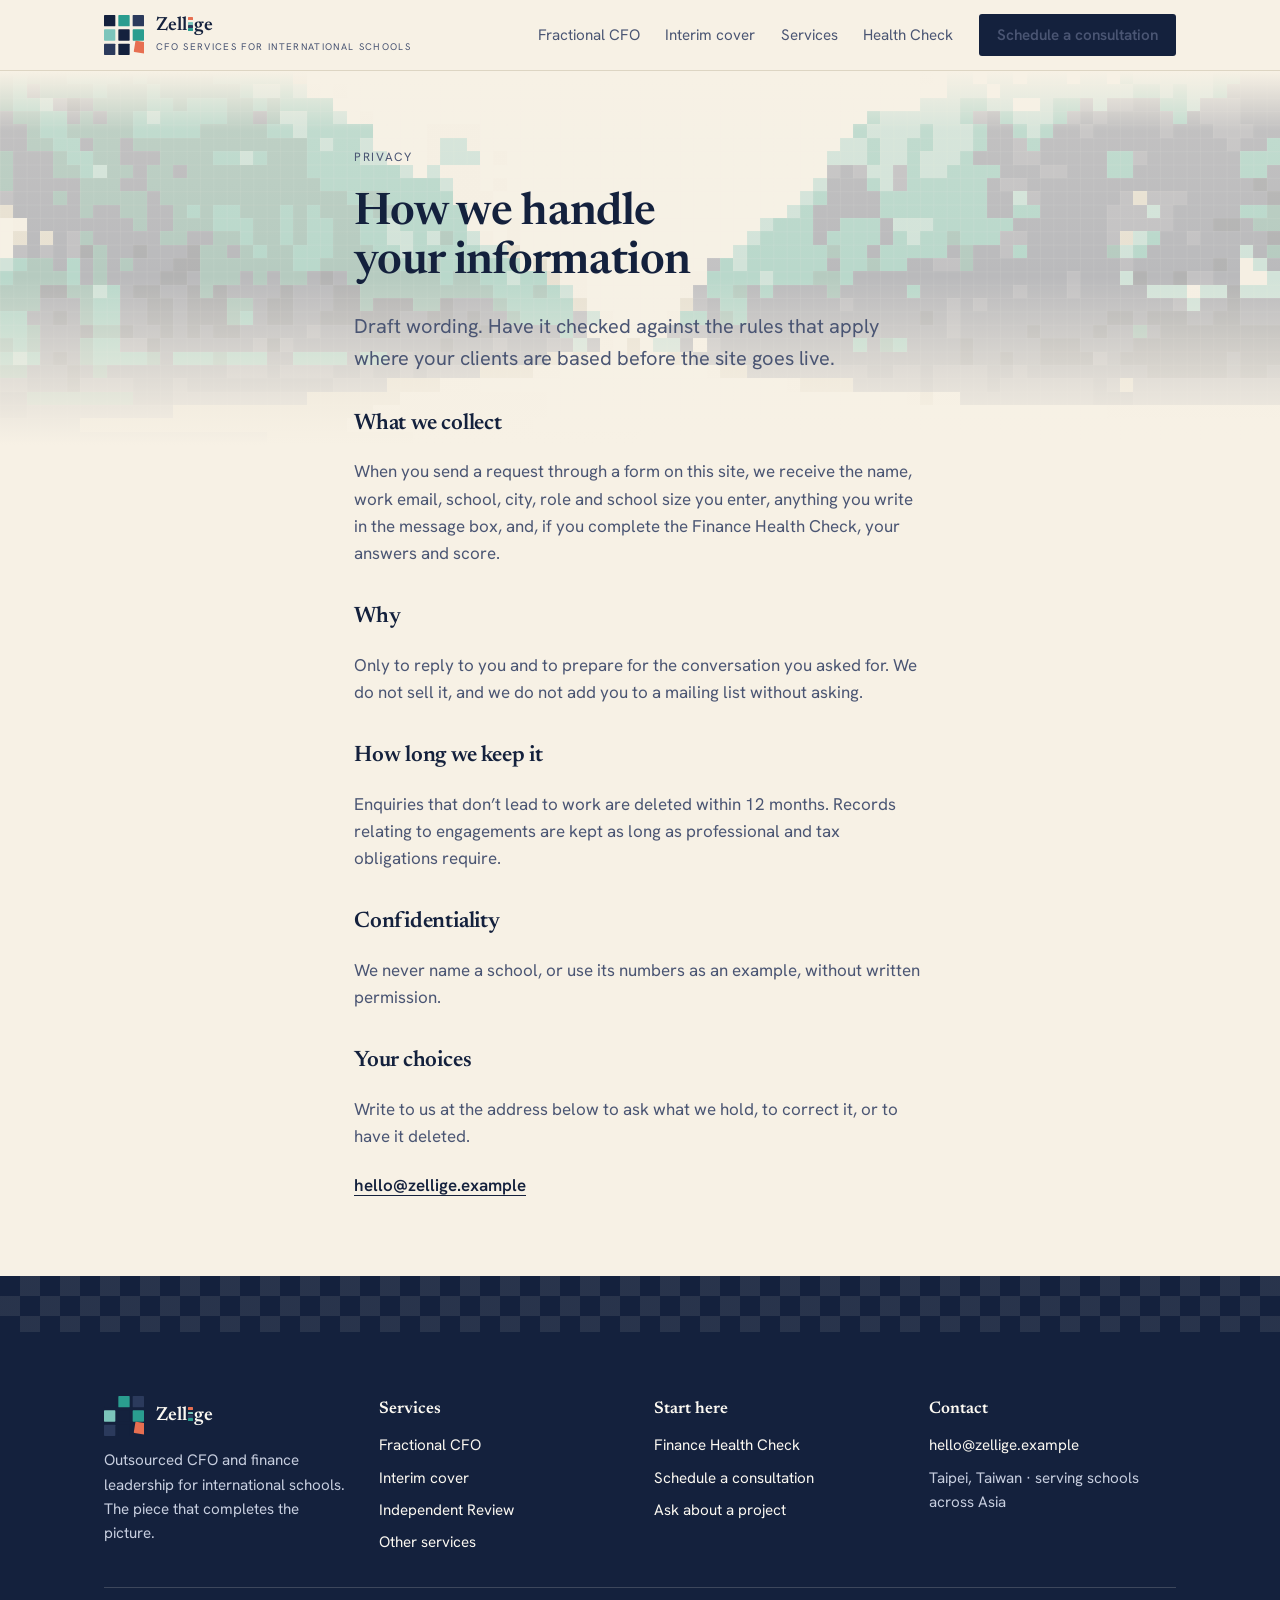
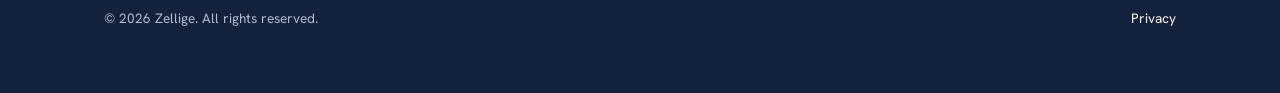
<file: privacy.html>
<!doctype html>
<html lang="en">
<head>
<meta charset="utf-8">
<meta name="viewport" content="width=device-width,initial-scale=1">
<title>Privacy · Zellige</title>
<meta name="description" content="How Zellige handles the information you send through this site.">
<meta property="og:title" content="Privacy · Zellige">
<meta property="og:description" content="How Zellige handles the information you send through this site.">
<meta property="og:type" content="website">
<meta name="theme-color" content="#14213D">
<link rel="icon" href="favicon.svg" type="image/svg+xml">
<link rel="preconnect" href="https://fonts.googleapis.com">
<link rel="preconnect" href="https://fonts.gstatic.com" crossorigin>
<link rel="stylesheet" href="https://fonts.googleapis.com/css2?family=Hanken+Grotesk:wght@400;500;600&family=Newsreader:ital,opsz,wght@0,6..72,400;0,6..72,500;0,6..72,600;0,6..72,700;1,6..72,400&display=swap">
<link rel="stylesheet" href="styles.css">
</head>
<body>
<header class="site-head">
<div class="wrap head-in">
<a class="lockup" href="index.html" aria-label="Zellige, home"><svg viewBox="0 0 120 120" aria-hidden="true"><rect x="0" y="0" width="34" height="34" rx="2" fill="#14213D"/><rect x="43" y="0" width="34" height="34" rx="2" fill="#2A9D8F"/><rect x="86" y="0" width="34" height="34" rx="2" fill="#2B3A5C"/><rect x="0" y="43" width="34" height="34" rx="2" fill="#7CC5BB"/><rect x="43" y="43" width="34" height="34" rx="2" fill="#14213D"/><rect x="86" y="43" width="34" height="34" rx="2" fill="#2A9D8F"/><rect x="0" y="86" width="34" height="34" rx="2" fill="#2B3A5C"/><rect x="43" y="86" width="34" height="34" rx="2" fill="#14213D"/><rect x="96" y="90" width="34" height="34" rx="2" fill="#E76F51" transform="rotate(9 113 107) translate(-6 -10)"/></svg><span><span class="name">Zell<span class="zi" aria-hidden="true"><s></s><b></b><b></b><b></b></span>ge</span><span class="desc">CFO services for international schools</span></span></a>
<nav class="nav" aria-label="Main">
<a class="hide-sm" href="fractional-cfo.html">Fractional CFO</a>
<a class="hide-sm" href="interim-cover.html">Interim cover</a>
<a class="hide-sm" href="services.html">Services</a>
<a href="health-check.html">Health Check</a>
<a class="btn" href="contact-cfo.html">Schedule a consultation</a>
</nav>
</div>
</header>
<main>
<section class="hero">
<div class="wrap stack" style="max-width:70ch">
<span class="eyebrow">Privacy</span>
<h1 style="font-size:clamp(1.9rem,4vw,2.8rem)">How we handle your information</h1>
<p class="lede">Draft wording. Have it checked against the rules that apply where your clients are based before the site goes live.</p>
<h2 style="font-size:1.4rem;margin-top:16px">What we collect</h2>
<p class="muted">When you send a request through a form on this site, we receive the name, work email, school, city, role and school size you enter, anything you write in the message box, and, if you complete the Finance Health Check, your answers and score.</p>
<h2 style="font-size:1.4rem;margin-top:16px">Why</h2>
<p class="muted">Only to reply to you and to prepare for the conversation you asked for. We do not sell it, and we do not add you to a mailing list without asking.</p>
<h2 style="font-size:1.4rem;margin-top:16px">How long we keep it</h2>
<p class="muted">Enquiries that don’t lead to work are deleted within 12 months. Records relating to engagements are kept as long as professional and tax obligations require.</p>
<h2 style="font-size:1.4rem;margin-top:16px">Confidentiality</h2>
<p class="muted">We never name a school, or use its numbers as an example, without written permission.</p>
<h2 style="font-size:1.4rem;margin-top:16px">Your choices</h2>
<p class="muted">Write to us at the address below to ask what we hold, to correct it, or to have it deleted.</p>
<p><a class="link" href="mailto:hello@zellige.example">hello@zellige.example</a></p>
</div>
</section></main>
<div class="mosaic-strip" aria-hidden="true"></div>
<footer class="site-foot">
<div class="wrap">
<div class="foot-grid">
<div>
<a class="lockup" href="index.html" style="color:#FBF8F1" aria-label="Zellige, home"><svg viewBox="0 0 120 120" aria-hidden="true"><rect x="0" y="0" width="34" height="34" rx="2" fill="#14213D"/><rect x="43" y="0" width="34" height="34" rx="2" fill="#2A9D8F"/><rect x="86" y="0" width="34" height="34" rx="2" fill="#2B3A5C"/><rect x="0" y="43" width="34" height="34" rx="2" fill="#7CC5BB"/><rect x="43" y="43" width="34" height="34" rx="2" fill="#14213D"/><rect x="86" y="43" width="34" height="34" rx="2" fill="#2A9D8F"/><rect x="0" y="86" width="34" height="34" rx="2" fill="#2B3A5C"/><rect x="43" y="86" width="34" height="34" rx="2" fill="#14213D"/><rect x="96" y="90" width="34" height="34" rx="2" fill="#E76F51" transform="rotate(9 113 107) translate(-6 -10)"/></svg><span><span class="name">Zell<span class="zi" aria-hidden="true"><s></s><b></b><b></b><b></b></span>ge</span></span></a>
<p style="margin-top:12px;max-width:34ch">Outsourced CFO and finance leadership for international schools. The piece that completes the picture.</p>
</div>
<div><h4>Services</h4><div class="foot-links">
<a href="fractional-cfo.html">Fractional CFO</a>
<a href="interim-cover.html">Interim cover</a>
<a href="contact-review.html">Independent Review</a>
<a href="services.html">Other services</a>
</div></div>
<div><h4>Start here</h4><div class="foot-links">
<a href="health-check.html">Finance Health Check</a>
<a href="contact-cfo.html">Schedule a consultation</a>
<a href="contact-services.html">Ask about a project</a>
</div></div>
<div><h4>Contact</h4><div class="foot-links">
<a href="mailto:hello@zellige.example">hello@zellige.example</a>
<span>Taipei, Taiwan · serving schools across Asia</span>
</div></div>
</div>
<div class="foot-note"><span>© 2026 Zellige. All rights reserved.</span><span><a href="privacy.html">Privacy</a></span></div>
</div>
</footer>
<script src="site.js"></script>
</body>
</html>
</file>
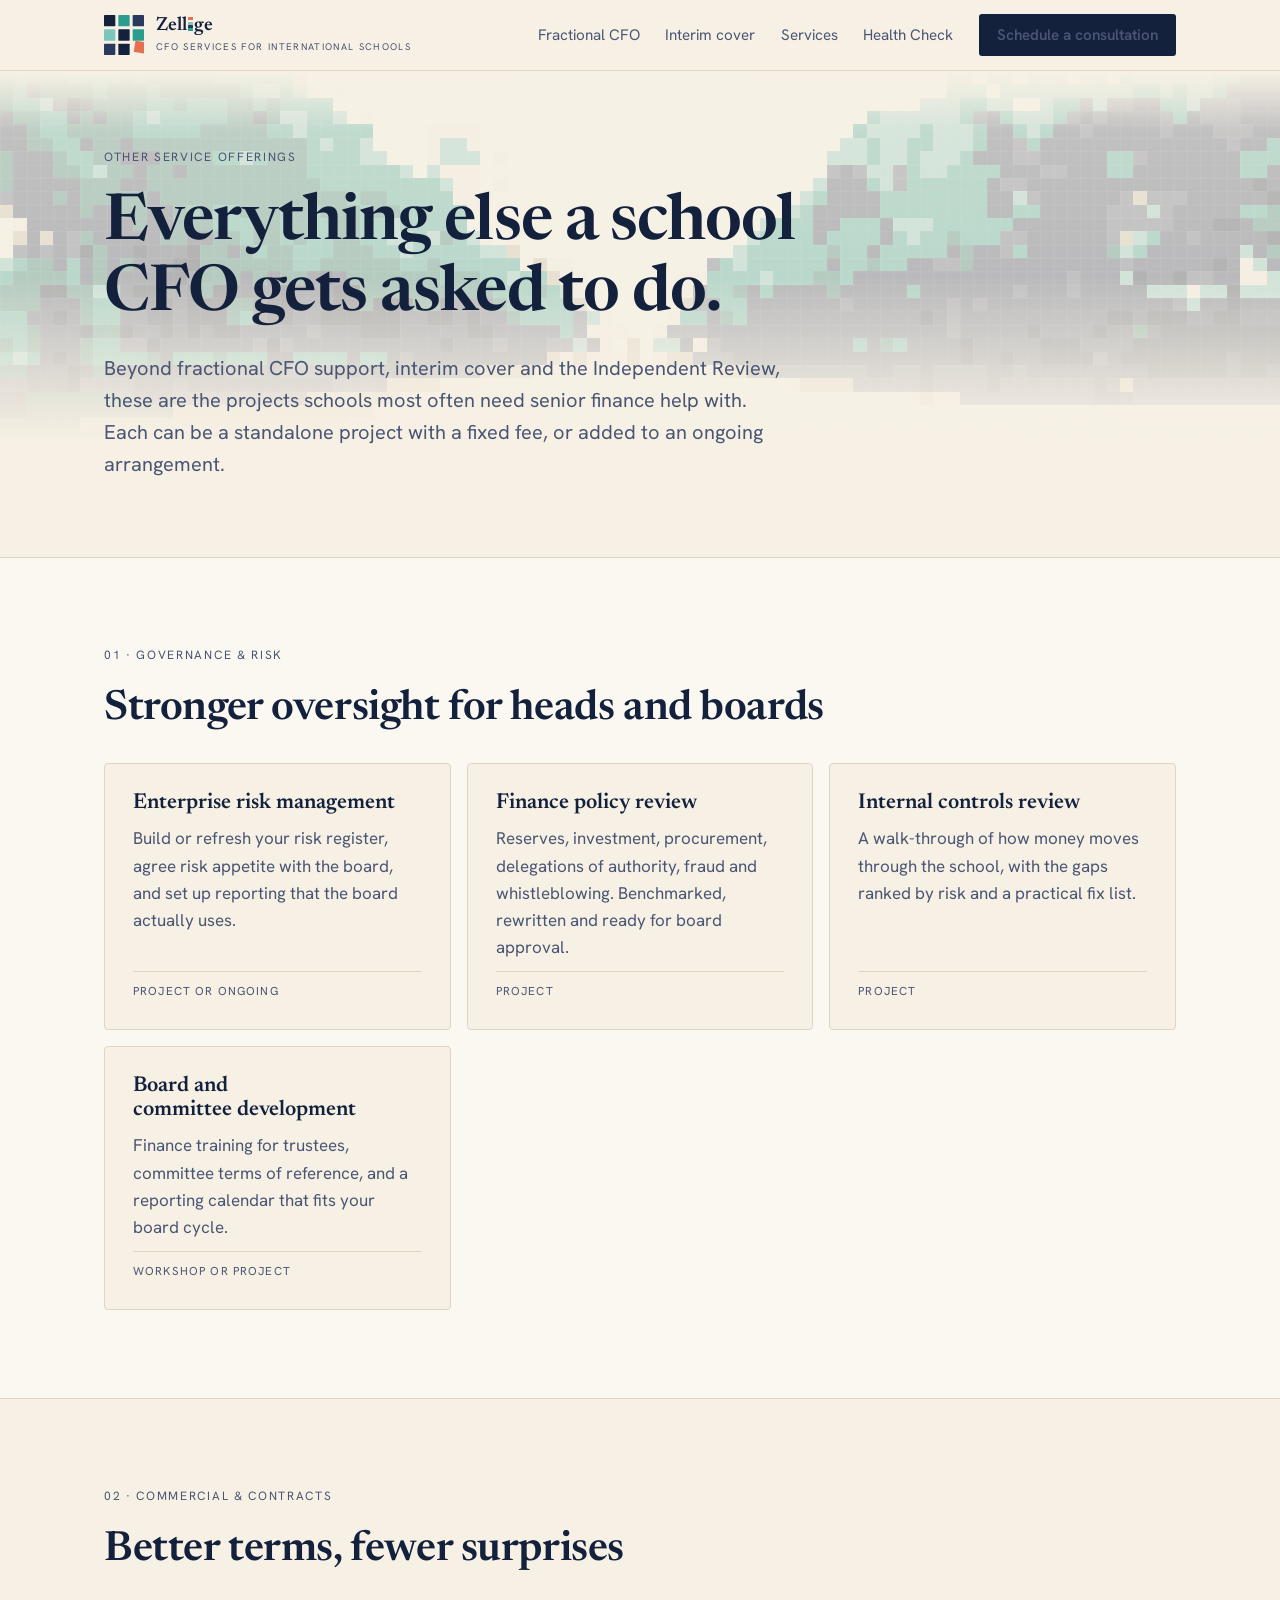
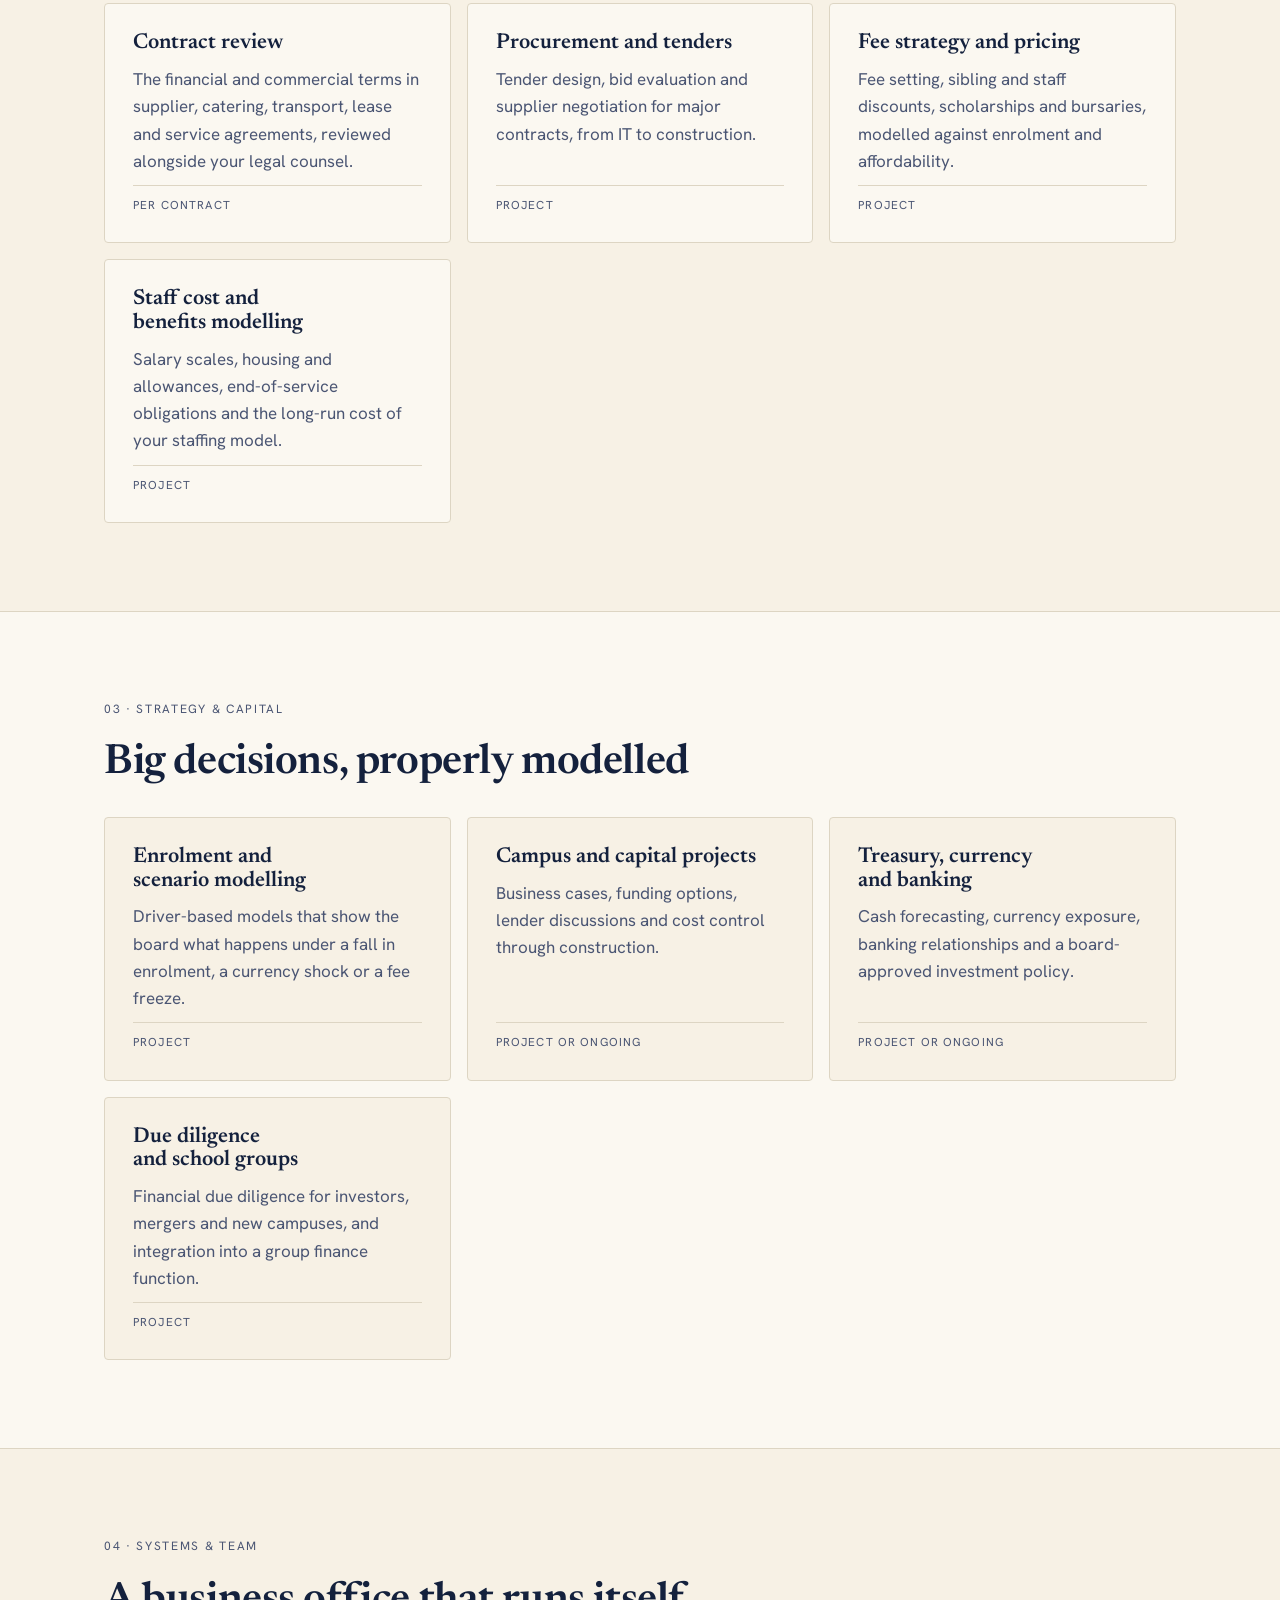
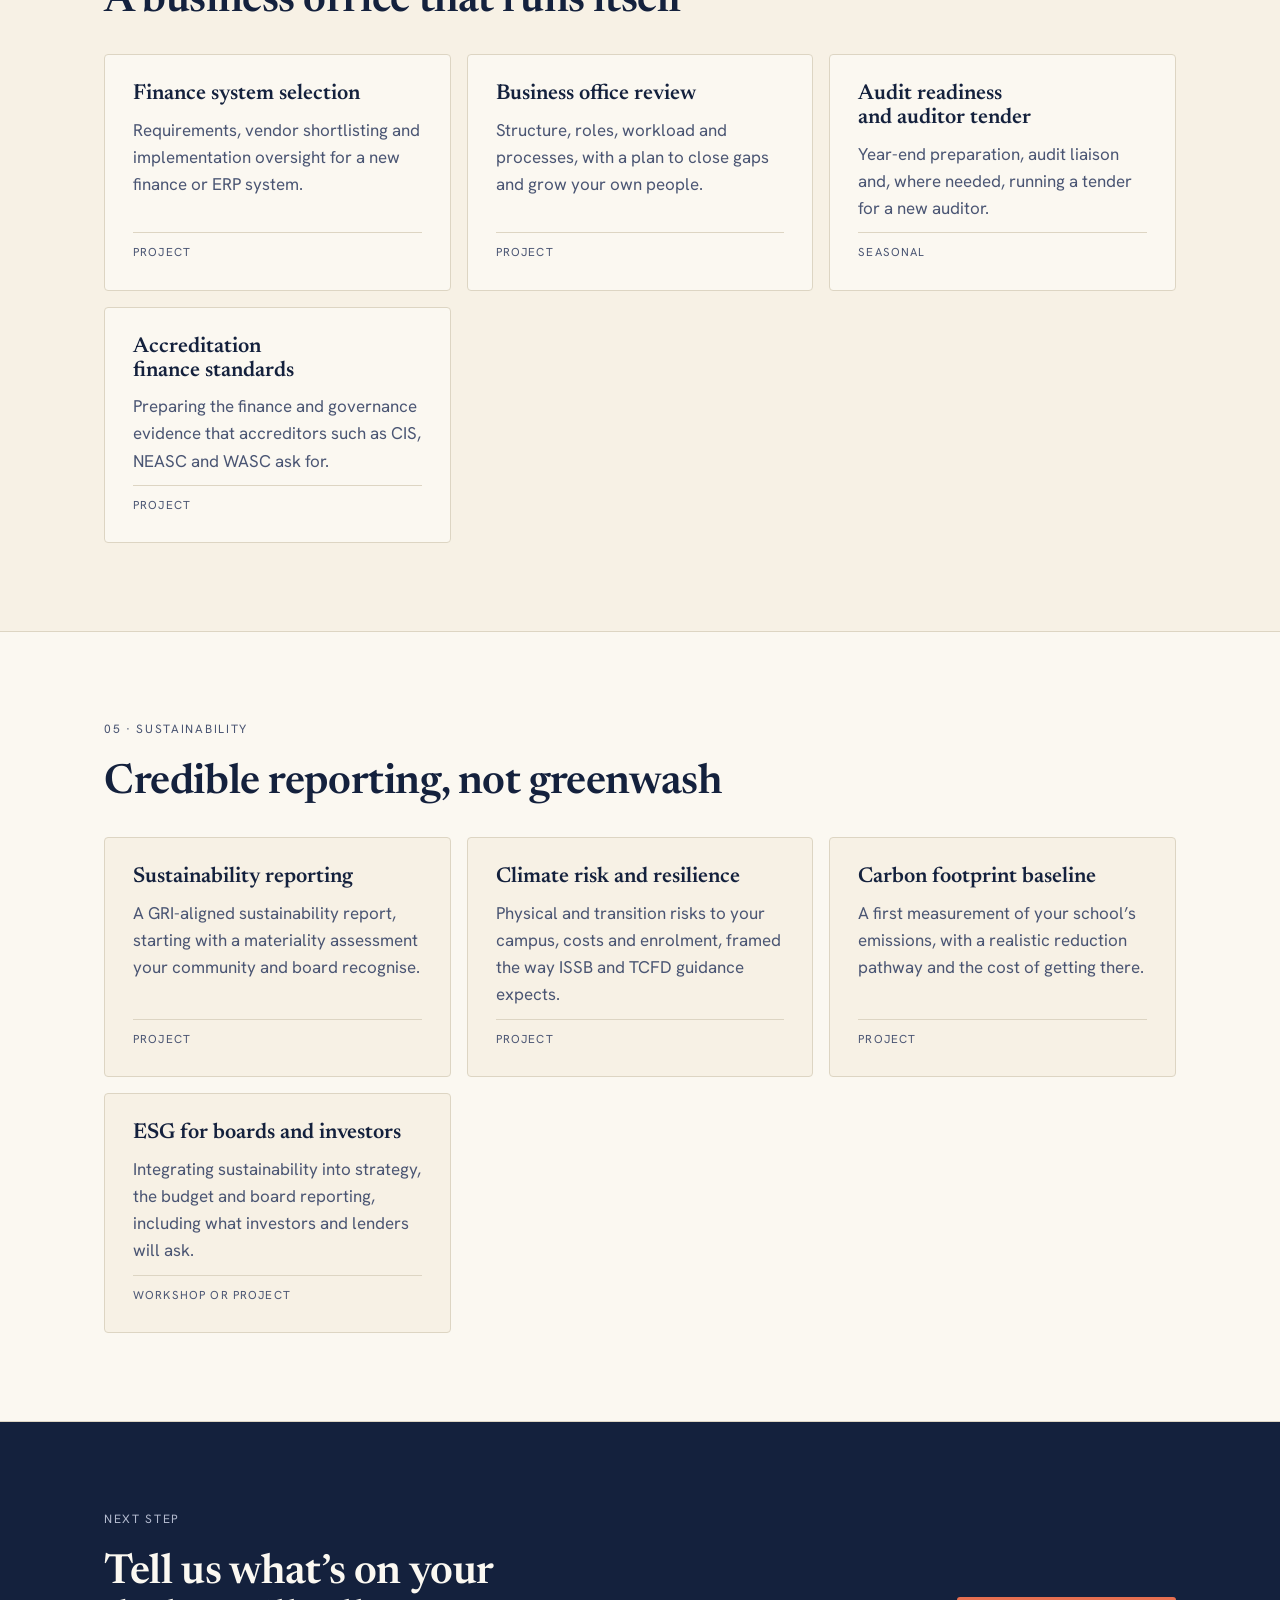
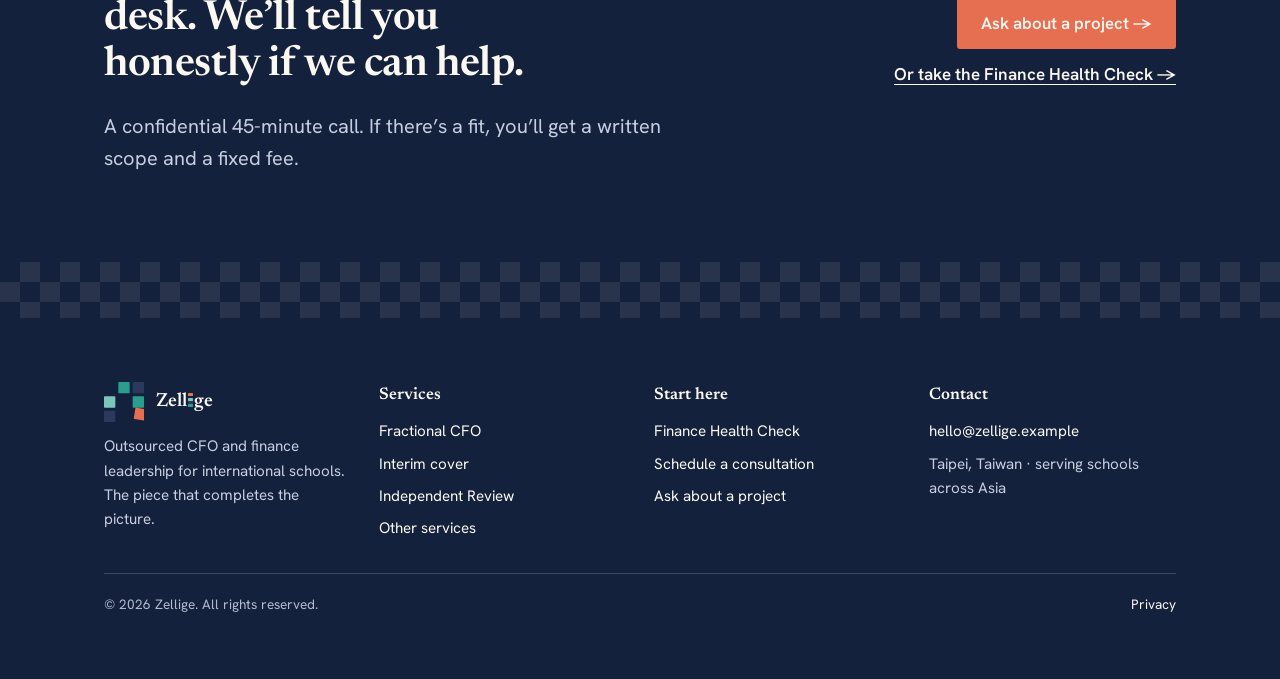
<file: services.html>
<!doctype html>
<html lang="en">
<head>
<meta charset="utf-8">
<meta name="viewport" content="width=device-width,initial-scale=1">
<title>Other services · Zellige</title>
<meta name="description" content="Risk, policy and contract review, fee strategy, capital projects, finance systems and sustainability reporting for international schools.">
<meta property="og:title" content="Other services · Zellige">
<meta property="og:description" content="Risk, policy and contract review, fee strategy, capital projects, finance systems and sustainability reporting for international schools.">
<meta property="og:type" content="website">
<meta name="theme-color" content="#14213D">
<link rel="icon" href="favicon.svg" type="image/svg+xml">
<link rel="preconnect" href="https://fonts.googleapis.com">
<link rel="preconnect" href="https://fonts.gstatic.com" crossorigin>
<link rel="stylesheet" href="https://fonts.googleapis.com/css2?family=Hanken+Grotesk:wght@400;500;600&family=Newsreader:ital,opsz,wght@0,6..72,400;0,6..72,500;0,6..72,600;0,6..72,700;1,6..72,400&display=swap">
<link rel="stylesheet" href="styles.css">
</head>
<body>
<header class="site-head">
<div class="wrap head-in">
<a class="lockup" href="index.html" aria-label="Zellige, home"><svg viewBox="0 0 120 120" aria-hidden="true"><rect x="0" y="0" width="34" height="34" rx="2" fill="#14213D"/><rect x="43" y="0" width="34" height="34" rx="2" fill="#2A9D8F"/><rect x="86" y="0" width="34" height="34" rx="2" fill="#2B3A5C"/><rect x="0" y="43" width="34" height="34" rx="2" fill="#7CC5BB"/><rect x="43" y="43" width="34" height="34" rx="2" fill="#14213D"/><rect x="86" y="43" width="34" height="34" rx="2" fill="#2A9D8F"/><rect x="0" y="86" width="34" height="34" rx="2" fill="#2B3A5C"/><rect x="43" y="86" width="34" height="34" rx="2" fill="#14213D"/><rect x="96" y="90" width="34" height="34" rx="2" fill="#E76F51" transform="rotate(9 113 107) translate(-6 -10)"/></svg><span><span class="name">Zell<span class="zi" aria-hidden="true"><s></s><b></b><b></b><b></b></span>ge</span><span class="desc">CFO services for international schools</span></span></a>
<nav class="nav" aria-label="Main">
<a class="hide-sm" href="fractional-cfo.html">Fractional CFO</a>
<a class="hide-sm" href="interim-cover.html">Interim cover</a>
<a class="hide-sm" href="services.html">Services</a>
<a href="health-check.html">Health Check</a>
<a class="btn" href="contact-cfo.html">Schedule a consultation</a>
</nav>
</div>
</header>
<main>
<section class="hero">
<div class="wrap stack">
<span class="eyebrow">Other service offerings</span>
<h1>Everything else a school CFO gets asked to do.</h1>
<p class="lede">Beyond fractional CFO support, interim cover and the Independent Review, these are the projects schools most often need senior finance help with. Each can be a standalone project with a fixed fee, or added to an ongoing arrangement.</p>
</div>
</section>
<section class="band">
<div class="wrap stack">
<span class="eyebrow">01 · Governance & risk</span>
<h2>Stronger oversight for heads and boards</h2>
<div class="grid g2" style="margin-top:8px"><div class="card"><h3>Enterprise risk management</h3><p class="muted">Build or refresh your risk register, agree risk appetite with the board, and set up reporting that the board actually uses.</p><span class="tag">Project or ongoing</span></div><div class="card"><h3>Finance policy review</h3><p class="muted">Reserves, investment, procurement, delegations of authority, fraud and whistleblowing. Benchmarked, rewritten and ready for board approval.</p><span class="tag">Project</span></div><div class="card"><h3>Internal controls review</h3><p class="muted">A walk-through of how money moves through the school, with the gaps ranked by risk and a practical fix list.</p><span class="tag">Project</span></div><div class="card"><h3>Board and committee development</h3><p class="muted">Finance training for trustees, committee terms of reference, and a reporting calendar that fits your board cycle.</p><span class="tag">Workshop or project</span></div></div>
</div>
</section>
<section>
<div class="wrap stack">
<span class="eyebrow">02 · Commercial & contracts</span>
<h2>Better terms, fewer surprises</h2>
<div class="grid g2" style="margin-top:8px"><div class="card"><h3>Contract review</h3><p class="muted">The financial and commercial terms in supplier, catering, transport, lease and service agreements, reviewed alongside your legal counsel.</p><span class="tag">Per contract</span></div><div class="card"><h3>Procurement and tenders</h3><p class="muted">Tender design, bid evaluation and supplier negotiation for major contracts, from IT to construction.</p><span class="tag">Project</span></div><div class="card"><h3>Fee strategy and pricing</h3><p class="muted">Fee setting, sibling and staff discounts, scholarships and bursaries, modelled against enrolment and affordability.</p><span class="tag">Project</span></div><div class="card"><h3>Staff cost and benefits modelling</h3><p class="muted">Salary scales, housing and allowances, end-of-service obligations and the long-run cost of your staffing model.</p><span class="tag">Project</span></div></div>
</div>
</section>
<section class="band">
<div class="wrap stack">
<span class="eyebrow">03 · Strategy & capital</span>
<h2>Big decisions, properly modelled</h2>
<div class="grid g2" style="margin-top:8px"><div class="card"><h3>Enrolment and scenario modelling</h3><p class="muted">Driver-based models that show the board what happens under a fall in enrolment, a currency shock or a fee freeze.</p><span class="tag">Project</span></div><div class="card"><h3>Campus and capital projects</h3><p class="muted">Business cases, funding options, lender discussions and cost control through construction.</p><span class="tag">Project or ongoing</span></div><div class="card"><h3>Treasury, currency and banking</h3><p class="muted">Cash forecasting, currency exposure, banking relationships and a board-approved investment policy.</p><span class="tag">Project or ongoing</span></div><div class="card"><h3>Due diligence and school groups</h3><p class="muted">Financial due diligence for investors, mergers and new campuses, and integration into a group finance function.</p><span class="tag">Project</span></div></div>
</div>
</section>
<section>
<div class="wrap stack">
<span class="eyebrow">04 · Systems & team</span>
<h2>A business office that runs itself</h2>
<div class="grid g2" style="margin-top:8px"><div class="card"><h3>Finance system selection</h3><p class="muted">Requirements, vendor shortlisting and implementation oversight for a new finance or ERP system.</p><span class="tag">Project</span></div><div class="card"><h3>Business office review</h3><p class="muted">Structure, roles, workload and processes, with a plan to close gaps and grow your own people.</p><span class="tag">Project</span></div><div class="card"><h3>Audit readiness and auditor tender</h3><p class="muted">Year-end preparation, audit liaison and, where needed, running a tender for a new auditor.</p><span class="tag">Seasonal</span></div><div class="card"><h3>Accreditation finance standards</h3><p class="muted">Preparing the finance and governance evidence that accreditors such as CIS, NEASC and WASC ask for.</p><span class="tag">Project</span></div></div>
</div>
</section>
<section class="band">
<div class="wrap stack">
<span class="eyebrow">05 · Sustainability</span>
<h2>Credible reporting, not greenwash</h2>
<div class="grid g2" style="margin-top:8px"><div class="card"><h3>Sustainability reporting</h3><p class="muted">A GRI-aligned sustainability report, starting with a materiality assessment your community and board recognise.</p><span class="tag">Project</span></div><div class="card"><h3>Climate risk and resilience</h3><p class="muted">Physical and transition risks to your campus, costs and enrolment, framed the way ISSB and TCFD guidance expects.</p><span class="tag">Project</span></div><div class="card"><h3>Carbon footprint baseline</h3><p class="muted">A first measurement of your school’s emissions, with a realistic reduction pathway and the cost of getting there.</p><span class="tag">Project</span></div><div class="card"><h3>ESG for boards and investors</h3><p class="muted">Integrating sustainability into strategy, the budget and board reporting, including what investors and lenders will ask.</p><span class="tag">Workshop or project</span></div></div>
</div>
</section><section class="dark">
<div class="wrap cta-band">
<div class="stack" style="max-width:56ch">
<span class="eyebrow">Next step</span>
<h2>Tell us what’s on your desk. We’ll tell you honestly if we can help.</h2>
<p class="lede">A confidential 45-minute call. If there’s a fit, you’ll get a written scope and a fixed fee.</p>
</div>
<div class="cta-actions">
<a class="btn btn-coral btn-lg" href="contact-services.html">Ask about a project →</a>
<a class="link" href="health-check.html" style="color:#FBF8F1">Or take the Finance Health Check →</a>
</div>
</div>
</section>
</main>
<div class="mosaic-strip" aria-hidden="true"></div>
<footer class="site-foot">
<div class="wrap">
<div class="foot-grid">
<div>
<a class="lockup" href="index.html" style="color:#FBF8F1" aria-label="Zellige, home"><svg viewBox="0 0 120 120" aria-hidden="true"><rect x="0" y="0" width="34" height="34" rx="2" fill="#14213D"/><rect x="43" y="0" width="34" height="34" rx="2" fill="#2A9D8F"/><rect x="86" y="0" width="34" height="34" rx="2" fill="#2B3A5C"/><rect x="0" y="43" width="34" height="34" rx="2" fill="#7CC5BB"/><rect x="43" y="43" width="34" height="34" rx="2" fill="#14213D"/><rect x="86" y="43" width="34" height="34" rx="2" fill="#2A9D8F"/><rect x="0" y="86" width="34" height="34" rx="2" fill="#2B3A5C"/><rect x="43" y="86" width="34" height="34" rx="2" fill="#14213D"/><rect x="96" y="90" width="34" height="34" rx="2" fill="#E76F51" transform="rotate(9 113 107) translate(-6 -10)"/></svg><span><span class="name">Zell<span class="zi" aria-hidden="true"><s></s><b></b><b></b><b></b></span>ge</span></span></a>
<p style="margin-top:12px;max-width:34ch">Outsourced CFO and finance leadership for international schools. The piece that completes the picture.</p>
</div>
<div><h4>Services</h4><div class="foot-links">
<a href="fractional-cfo.html">Fractional CFO</a>
<a href="interim-cover.html">Interim cover</a>
<a href="contact-review.html">Independent Review</a>
<a href="services.html">Other services</a>
</div></div>
<div><h4>Start here</h4><div class="foot-links">
<a href="health-check.html">Finance Health Check</a>
<a href="contact-cfo.html">Schedule a consultation</a>
<a href="contact-services.html">Ask about a project</a>
</div></div>
<div><h4>Contact</h4><div class="foot-links">
<a href="mailto:hello@zellige.example">hello@zellige.example</a>
<span>Taipei, Taiwan · serving schools across Asia</span>
</div></div>
</div>
<div class="foot-note"><span>© 2026 Zellige. All rights reserved.</span><span><a href="privacy.html">Privacy</a></span></div>
</div>
</footer>
<script src="site.js"></script>
</body>
</html>
</file>
<file: styles.css>
/* Zellige brand stylesheet
   Colours and type follow the Zellige brand board. */
:root{
  --ink:#14213D; --ink-2:#2B3A5C; --teal:#2A9D8F; --teal-deep:#1D7268; --teal-2:#7CC5BB;
  --coral:#E76F51; --cream:#F7F1E5; --paper:#FBF8F1; --sand:#F3ECDD;
  --line:#DDD5C3; --muted:#4A5573; --on-dark:#C7CEDF; --on-dark-mute:#B4BBCF; --field:#C7BEA6;
  --f-display:'Newsreader',Georgia,serif;
  --f-body:'Hanken Grotesk',system-ui,-apple-system,'Segoe UI',sans-serif;
  --pad:clamp(20px,5vw,120px);
  --mosaic:linear-gradient(45deg,rgba(247,241,229,.09) 25%,transparent 25%,transparent 75%,rgba(247,241,229,.09) 75%),
           linear-gradient(45deg,rgba(247,241,229,.09) 25%,transparent 25%,transparent 75%,rgba(247,241,229,.09) 75%);
}
*,*::before,*::after{box-sizing:border-box}
html{scroll-behavior:smooth}
body{margin:0;background:var(--cream);color:var(--ink);font-family:var(--f-body);font-size:17px;line-height:1.6;-webkit-font-smoothing:antialiased}
img,svg{max-width:100%}
a{color:var(--ink)}
h1,h2,h3{font-family:var(--f-display);font-weight:600;line-height:1.1;margin:0;text-wrap:balance}
h1{font-size:clamp(2.2rem,5.2vw,4rem);letter-spacing:-.015em}
h2{font-size:clamp(1.7rem,3.6vw,2.6rem);letter-spacing:-.01em}
h3{font-size:clamp(1.15rem,2vw,1.35rem)}
p{margin:0}
.wrap{max-width:1200px;margin-inline:auto;padding-inline:var(--pad)}
section{padding-block:clamp(48px,7vw,88px)}
.band{background:var(--paper);border-block:1px solid var(--line)}
.dark{background:var(--ink);color:var(--paper)}
.dark h2,.dark a{color:var(--paper)}
.eyebrow{font-size:.75rem;letter-spacing:.14em;text-transform:uppercase;color:var(--muted);display:block}
.dark .eyebrow{color:var(--on-dark-mute)}
.lede{font-size:clamp(1.05rem,1.6vw,1.25rem);color:var(--muted);max-width:62ch}
.dark .lede{color:var(--on-dark)}
.muted{color:var(--muted)}
.stack{display:flex;flex-direction:column;gap:clamp(14px,2vw,22px)}
.grid{display:grid;gap:16px}
.g2{grid-template-columns:repeat(auto-fit,minmax(min(100%,300px),1fr))}
.g3{grid-template-columns:repeat(auto-fit,minmax(min(100%,260px),1fr))}
.g4{grid-template-columns:repeat(auto-fit,minmax(min(100%,230px),1fr))}
/* wordmark with the tile "i" */
.zi{display:inline-block;position:relative;width:.22em;height:.70em;margin:0 .07em;vertical-align:-.015em;--z1:var(--coral);--z2:var(--teal-2);--z3:var(--ink-2);--z4:var(--teal)}
.zi s{position:absolute;left:0;top:0;width:.22em;height:.16em;background:var(--z1);border-radius:.03em;text-decoration:none}
.zi b{position:absolute;left:0;width:.22em;height:.15em;border-radius:.03em}
.zi b:nth-of-type(1){bottom:.32em;background:var(--z2)}
.zi b:nth-of-type(2){bottom:.16em;background:var(--z3)}
.zi b:nth-of-type(3){bottom:0;background:var(--z4)}
.dark .zi{--z3:#B9C2D8}
/* header */
.site-head{position:sticky;top:0;z-index:20;background:rgba(247,241,229,.92);backdrop-filter:blur(8px);border-bottom:1px solid var(--line)}
.head-in{display:flex;align-items:center;justify-content:space-between;gap:20px;padding-block:14px}
.lockup{display:flex;align-items:center;gap:12px;text-decoration:none;color:var(--ink);flex-shrink:0}
.lockup svg{width:40px;height:40px;display:block}
.lockup .name{font-family:var(--f-display);font-weight:600;font-size:1.2rem;line-height:1.05;display:block}
.lockup .desc{font-size:.6rem;letter-spacing:.14em;text-transform:uppercase;color:var(--muted);display:block;margin-top:2px}
.nav{display:flex;align-items:center;gap:clamp(12px,2vw,26px);font-size:.95rem;flex-wrap:wrap;justify-content:flex-end}
.nav a{color:var(--muted);text-decoration:none}
.nav a:hover{color:var(--ink)}
.btn{display:inline-block;background:var(--ink);color:var(--paper);text-decoration:none;font-weight:600;padding:12px 18px;border-radius:3px;border:0;cursor:pointer;font:inherit;font-weight:600;line-height:1.2}
.btn:hover{background:var(--ink-2)}
.btn-coral{background:var(--coral);color:var(--ink)}
.btn-coral:hover{background:#d9603f}
.btn-light{background:var(--paper);color:var(--ink)}
.btn-lg{padding:16px 24px;font-size:1.05rem}
.link{font-weight:600;text-underline-offset:4px}
@media (max-width:640px){.lockup .desc{display:none}.nav .hide-sm{display:none}}
/* hero */
.hero{padding-block:clamp(40px,6vw,80px)}
.hero-grid{display:grid;gap:clamp(28px,4vw,64px);grid-template-columns:repeat(auto-fit,minmax(min(100%,340px),1fr));align-items:end}
.facts{display:flex;flex-direction:column;border-top:1.5px solid var(--ink)}
.facts div{display:flex;justify-content:space-between;gap:16px;padding:14px 0;border-bottom:1px solid var(--line)}
.facts span:first-child{color:var(--muted)}
.facts span:last-child{font-weight:600;text-align:right}
/* cards */
.card{background:var(--paper);border:1px solid var(--line);border-radius:4px;padding:clamp(20px,2.4vw,28px);display:flex;flex-direction:column;gap:10px}
.card.strong{border:1.5px solid var(--ink);background:var(--cream)}
.card h3{margin:0}
.card .tag{font-size:.72rem;letter-spacing:.1em;text-transform:uppercase;color:var(--muted);margin-top:auto;padding-top:10px;border-top:1px solid var(--line)}
.band .card{background:var(--cream)}
.list{display:flex;flex-direction:column;border-top:1px solid var(--line)}
.list div{display:flex;gap:12px;padding:12px 0;border-bottom:1px solid var(--line);line-height:1.5}
.list .mark{color:var(--teal-deep);font-weight:600}
.list .minus{color:var(--muted)}
/* steps */
.steps{display:grid;gap:clamp(20px,3vw,32px);grid-template-columns:repeat(auto-fit,minmax(min(100%,230px),1fr))}
.step{display:flex;flex-direction:column;gap:10px}
.step .n{font-size:.78rem;letter-spacing:.12em;text-transform:uppercase;padding-bottom:10px;border-bottom:1.5px solid var(--ink)}
.step .t{font-family:var(--f-display);font-size:1.3rem;font-weight:600}
/* faq */
details{border-bottom:1px solid var(--line);padding:16px 0}
summary{cursor:pointer;font-family:var(--f-display);font-size:1.12rem;font-weight:600;list-style:none;display:flex;justify-content:space-between;gap:16px;align-items:center}
summary::-webkit-details-marker{display:none}
summary::after{content:"+";font-family:var(--f-body);color:var(--muted);font-size:1.3rem;line-height:1}
details[open] summary::after{content:"–"}
details p{margin-top:10px;color:var(--muted)}
/* cta band */
.cta-band{display:flex;flex-wrap:wrap;gap:clamp(20px,3vw,48px);justify-content:space-between;align-items:center}
.cta-actions{display:flex;flex-direction:column;gap:12px;align-items:flex-start}
@media (min-width:900px){.cta-actions{align-items:flex-end}}
/* landing circle */
.chooser{display:grid;gap:clamp(28px,4vw,56px);grid-template-columns:1fr;align-items:center}
@media (min-width:1000px){.chooser{grid-template-columns:520px 1fr}}
.wheel{display:none}
@media (min-width:1000px){
  .wheel{display:block;position:relative;width:520px;height:520px}
  .quarter{position:absolute;width:256px;height:256px;border:1.5px solid var(--ink);background:var(--paper);color:var(--ink);text-decoration:none;display:flex;align-items:center;justify-content:center;text-align:center;padding:36px;transition:background-color .25s ease,color .25s ease,transform .25s ease}
  .quarter span{font-family:var(--f-display);font-size:1.28rem;font-weight:600;line-height:1.2}
  .quarter:nth-child(1){left:0;top:0;border-top-left-radius:260px}
  .quarter:nth-child(2){right:0;top:0;border-top-right-radius:260px}
  .quarter:nth-child(3){right:0;bottom:0;border-bottom-right-radius:260px}
  .quarter:nth-child(4){left:0;bottom:0;border-bottom-left-radius:260px}
  .quarter:hover,.quarter:focus-visible{background-color:var(--ink);background-image:var(--mosaic);background-size:40px 40px;background-position:0 0,20px 20px;color:var(--paper);outline:none}
  .hub{position:absolute;left:50%;top:50%;transform:translate(-50%,-50%);width:150px;height:150px;border-radius:50%;background:var(--cream);box-shadow:0 0 0 8px var(--cream);display:flex;align-items:center;justify-content:center;text-align:center;padding:0 18px;font-family:var(--f-display);font-weight:600;font-size:1.05rem;line-height:1.2}
}
.choices{display:grid;gap:14px}
@media (min-width:1000px){.choices{display:none}}
.choice{display:flex;flex-direction:column;gap:6px;background:var(--paper);border:1px solid var(--line);border-left:4px solid var(--teal);border-radius:4px;padding:18px 20px;text-decoration:none}
.choice:nth-child(2){border-left-color:var(--coral)}
.choice:nth-child(3){border-left-color:var(--teal-2)}
.choice:nth-child(4){border-left-color:var(--ink-2)}
.choice strong{font-family:var(--f-display);font-size:1.2rem}
.choice span{color:var(--muted);font-size:.95rem}
/* forms */
form .fields{display:grid;gap:16px;grid-template-columns:repeat(auto-fit,minmax(min(100%,240px),1fr))}
label{font-size:.7rem;letter-spacing:.1em;text-transform:uppercase;color:var(--muted);display:block;margin-bottom:6px}
input,select,textarea{width:100%;padding:12px;border:1px solid var(--field);border-radius:2px;background:var(--paper);font:inherit;font-size:1rem;color:var(--ink)}
input:focus-visible,select:focus-visible,textarea:focus-visible,button:focus-visible,a:focus-visible{outline:2px solid var(--ink);outline-offset:2px}
fieldset{border:0;padding:0;margin:0}
legend{font-size:.7rem;letter-spacing:.1em;text-transform:uppercase;color:var(--muted);margin-bottom:10px}
.checks{display:grid;gap:8px 20px;grid-template-columns:repeat(auto-fit,minmax(min(100%,240px),1fr))}
.checks label{display:flex;gap:10px;align-items:center;text-transform:none;letter-spacing:0;font-size:1rem;color:var(--ink);margin:0;min-height:34px}
.checks input{width:auto}
.panel{background:var(--paper);border:1.5px solid var(--ink);border-radius:4px;padding:clamp(20px,3vw,40px)}
.form-foot{display:flex;flex-wrap:wrap;gap:16px;justify-content:space-between;align-items:center}
.sent{display:none}
form.done{display:none}
form.done + .sent{display:flex;flex-direction:column;gap:14px}
/* health check */
.hc-grid{display:grid;gap:clamp(24px,3vw,48px);grid-template-columns:1fr}
@media (min-width:960px){.hc-grid{grid-template-columns:minmax(0,1fr) 360px;align-items:start}}
.area{margin-bottom:28px}
.area-head{display:flex;justify-content:space-between;gap:12px;align-items:baseline;border-bottom:1.5px solid var(--ink);padding-bottom:8px;font-size:.78rem;letter-spacing:.1em;text-transform:uppercase}
.area-head .src{color:var(--muted);letter-spacing:.06em}
.q{display:grid;grid-template-columns:28px minmax(0,1fr);gap:8px 12px;padding:14px 0;border-bottom:1px solid var(--line);align-items:center}
.q .num{color:var(--muted);font-size:.85rem}
.q .opts{grid-column:1/-1;display:flex;border:1px solid var(--ink);border-radius:3px;overflow:hidden;width:max-content}
@media (min-width:720px){.q{grid-template-columns:28px minmax(0,1fr) auto}.q .opts{grid-column:auto}}
.q .opts button{min-width:68px;min-height:42px;border:0;border-left:1px solid var(--line);background:var(--paper);color:var(--ink);font:inherit;font-size:.82rem;letter-spacing:.04em;font-weight:500;cursor:pointer}
.q .opts button:first-child{border-left:0}
.q .opts button[aria-checked="true"]{background:var(--ink);color:var(--paper)}
.score{position:sticky;top:96px;background:var(--paper);border:1.5px solid var(--ink);border-radius:4px;padding:clamp(20px,2.5vw,30px);display:flex;flex-direction:column;gap:16px}
.score .bar{height:6px;background:var(--sand);position:relative;border-radius:2px;overflow:hidden}
.score .bar i{position:absolute;inset:0 auto 0 0;background:var(--ink);width:0;transition:width .3s ease}
.score .big{font-family:var(--f-display);font-size:3.6rem;font-weight:700;line-height:1;font-variant-numeric:tabular-nums}
.locked{position:relative;border-top:1px solid var(--line);padding-top:16px}
.locked .blur{filter:blur(6px);opacity:.85;display:flex;flex-direction:column;gap:12px;user-select:none}
.locked .blur .row{display:grid;grid-template-columns:90px minmax(0,1fr);gap:10px;align-items:center;font-size:.9rem}
.locked .blur .row i{height:8px;background:var(--ink);display:block}
.locked .over{position:absolute;inset:28px 0 0;display:flex;align-items:center;justify-content:center}
.locked .over div{background:var(--paper);border:1px solid var(--ink);padding:14px 18px;text-align:center;max-width:250px;display:flex;flex-direction:column;gap:6px;font-size:.9rem}
.locked .over .t{font-size:.72rem;letter-spacing:.12em;text-transform:uppercase}
/* footer */
.site-foot{background:var(--ink);color:var(--on-dark);padding-block:clamp(36px,5vw,64px);font-size:.95rem}
.site-foot a{color:var(--paper);text-decoration:none}
.site-foot a:hover{text-decoration:underline}
.foot-grid{display:grid;gap:28px;grid-template-columns:repeat(auto-fit,minmax(min(100%,220px),1fr))}
.foot-grid h4{font-family:var(--f-display);font-size:1.05rem;margin:0 0 10px;color:var(--paper);font-weight:600}
.foot-links{display:flex;flex-direction:column;gap:8px}
.foot-note{margin-top:32px;padding-top:20px;border-top:1px solid rgba(247,241,229,.18);color:var(--on-dark-mute);font-size:.85rem;display:flex;flex-wrap:wrap;gap:12px;justify-content:space-between}
.mosaic-strip{height:56px;background-color:var(--ink);background-image:var(--mosaic);background-size:40px 40px;background-position:0 0,20px 20px}
@media (prefers-reduced-motion:reduce){*{transition:none!important;animation:none!important;scroll-behavior:auto}}

/* refinements */
.nav{flex-wrap:nowrap}
.head-in{flex-wrap:nowrap}
@media (max-width:820px){
  .nav{gap:14px;font-size:.9rem}
  .btn{padding:10px 14px;font-size:.9rem;white-space:nowrap}
  .lockup svg{width:34px;height:34px}
  .lockup .name{font-size:1.05rem}
}
@media (min-width:1000px){
  .quarter{padding:28px}
  .quarter span{font-size:1.15rem;max-width:160px}
}
@media (max-width:560px){
  .nav a:not(.btn){display:none}
  .btn{padding:9px 12px;font-size:.85rem}
}

/* the avenue, retiled: a quiet mosaic behind every page hero */
.hero{position:relative;background-image:url(avenue.svg);background-repeat:no-repeat;background-position:center top;background-size:100% 29.2vw}
@media (max-width:700px){.hero{background-size:180% 52.5vw;background-position:center top}}
</file>
